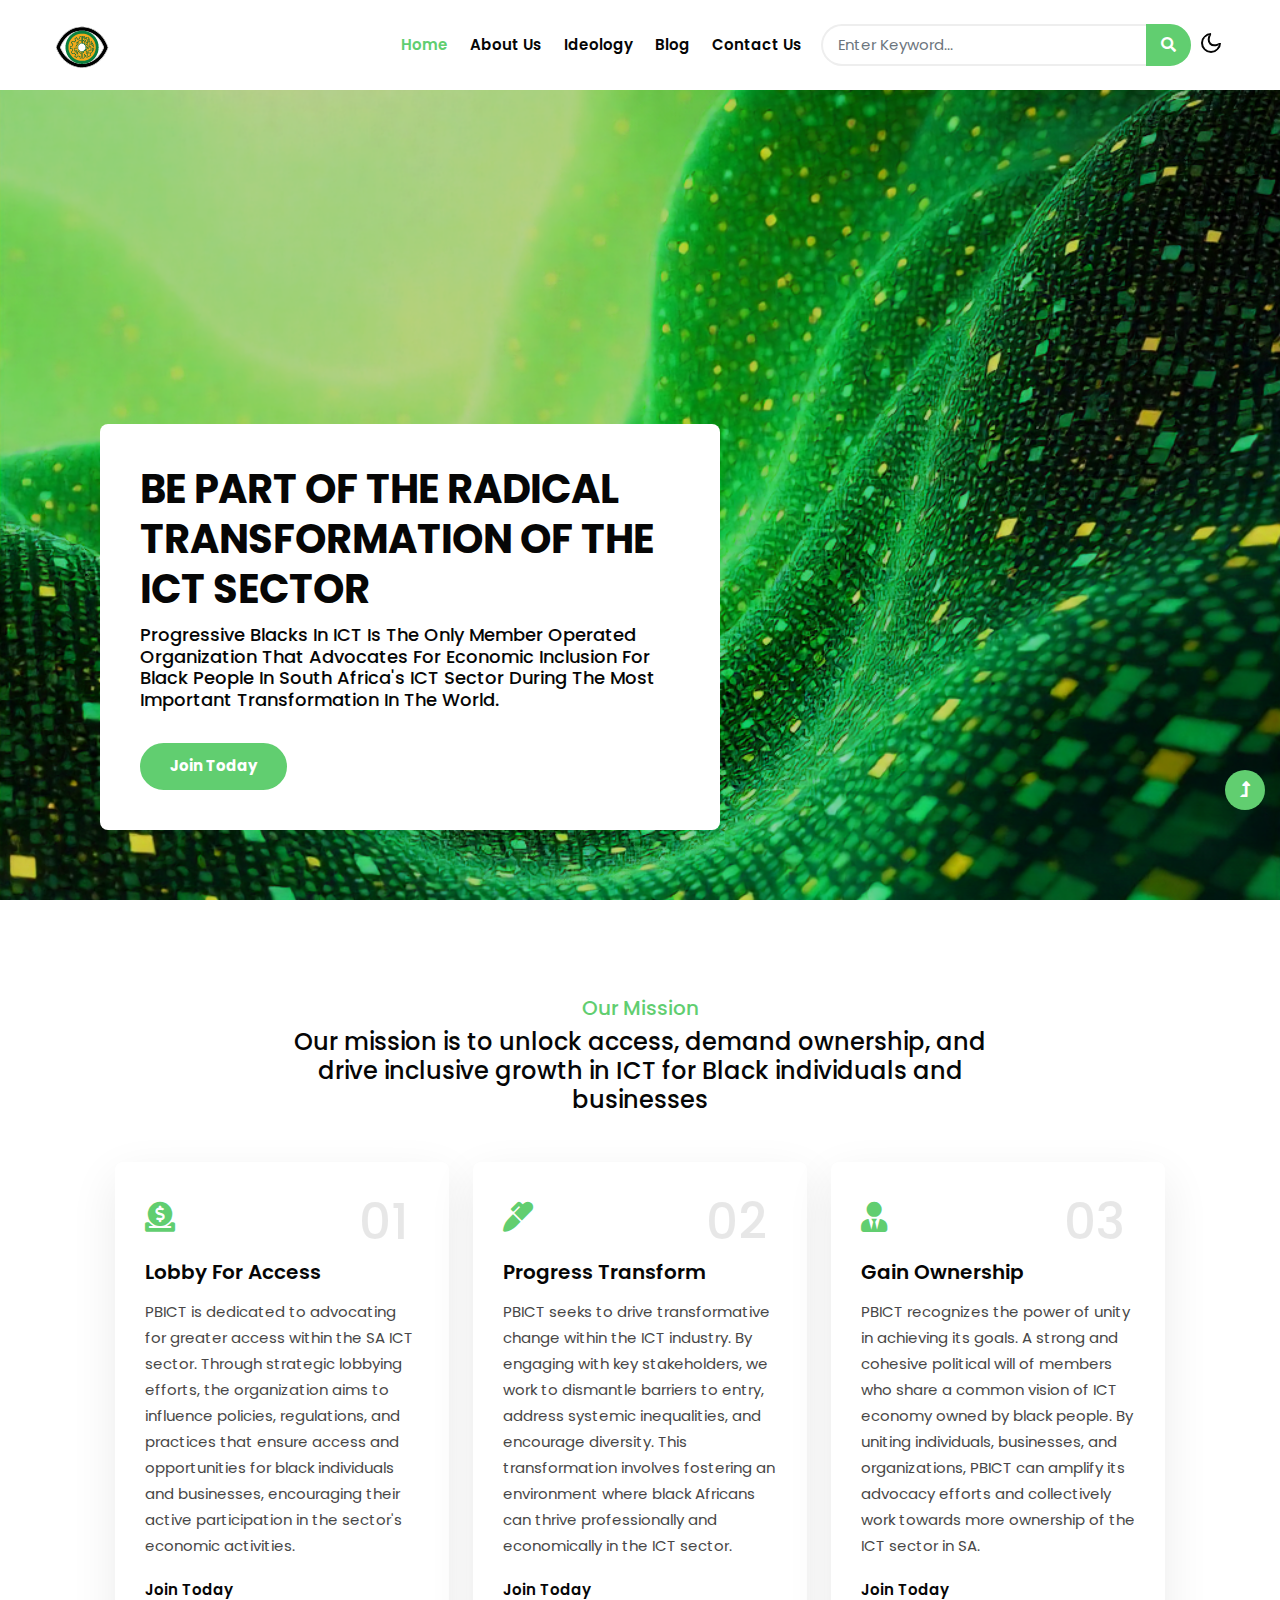
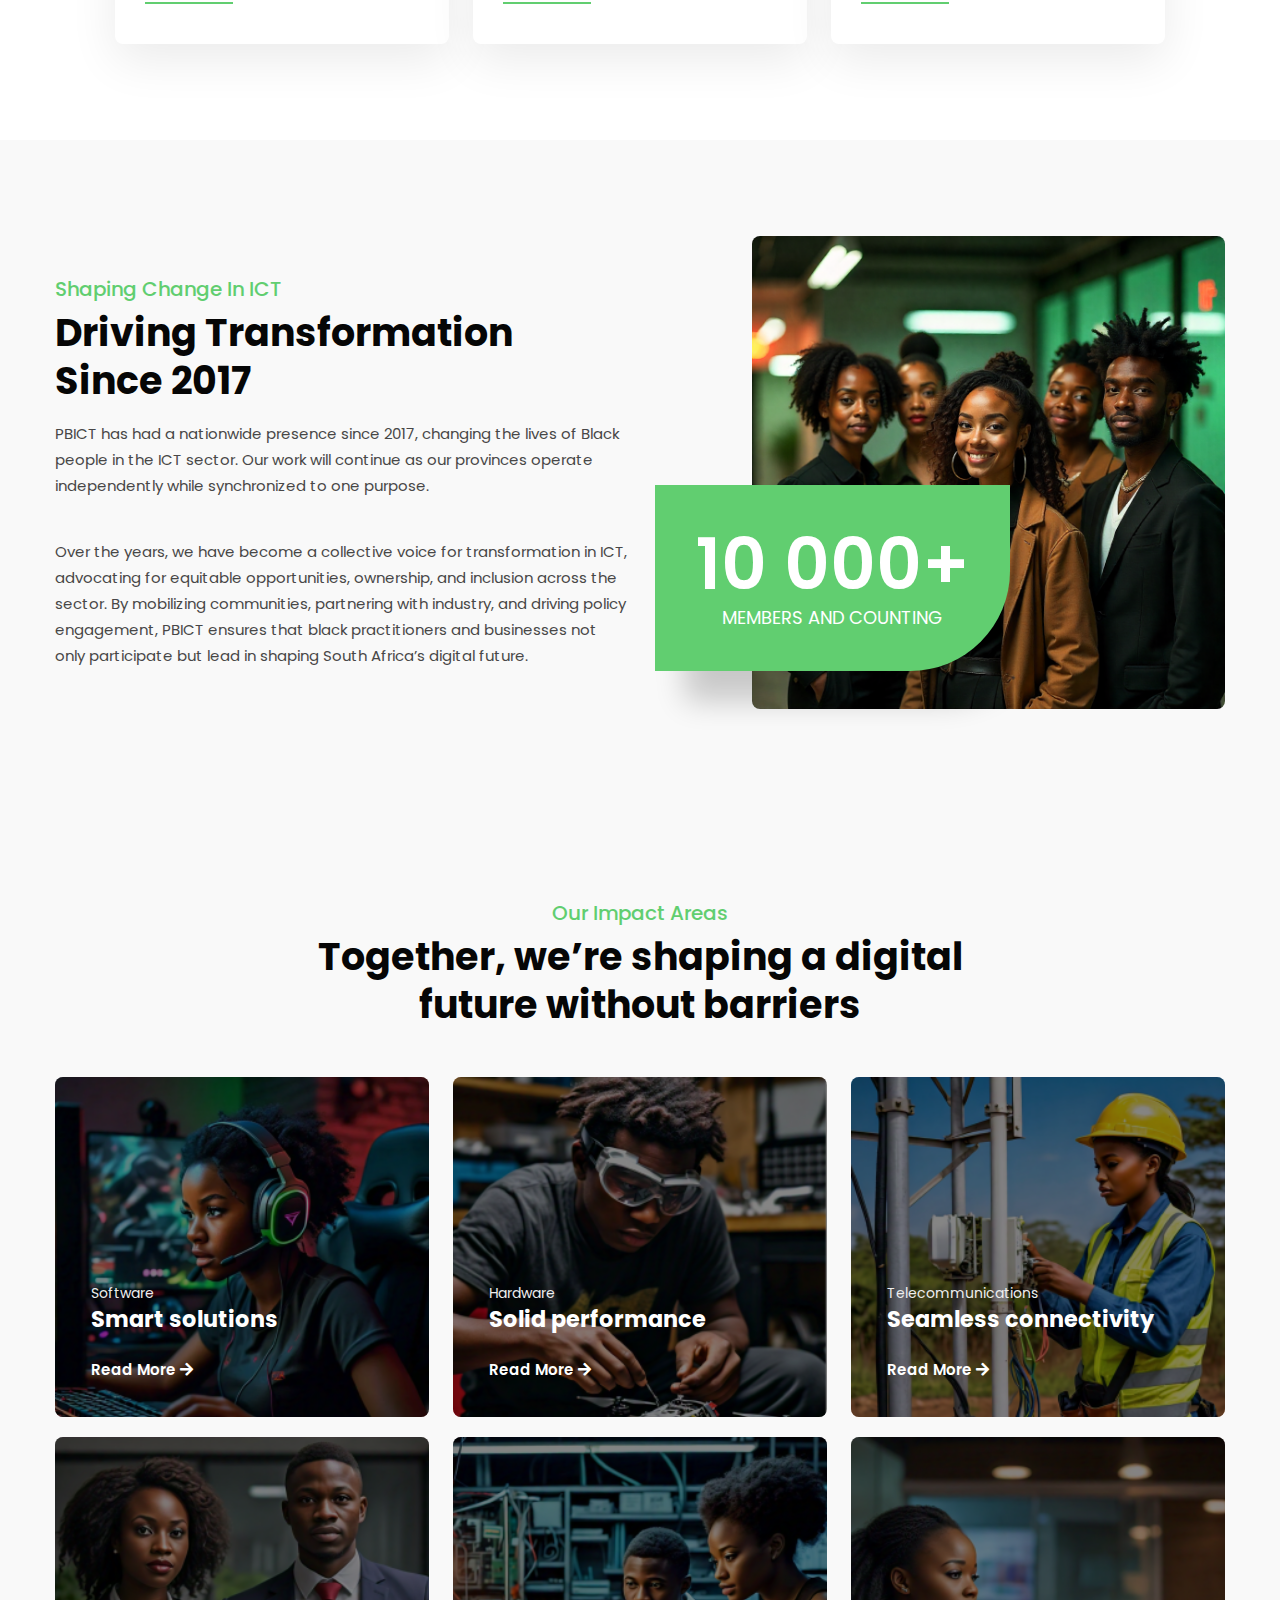
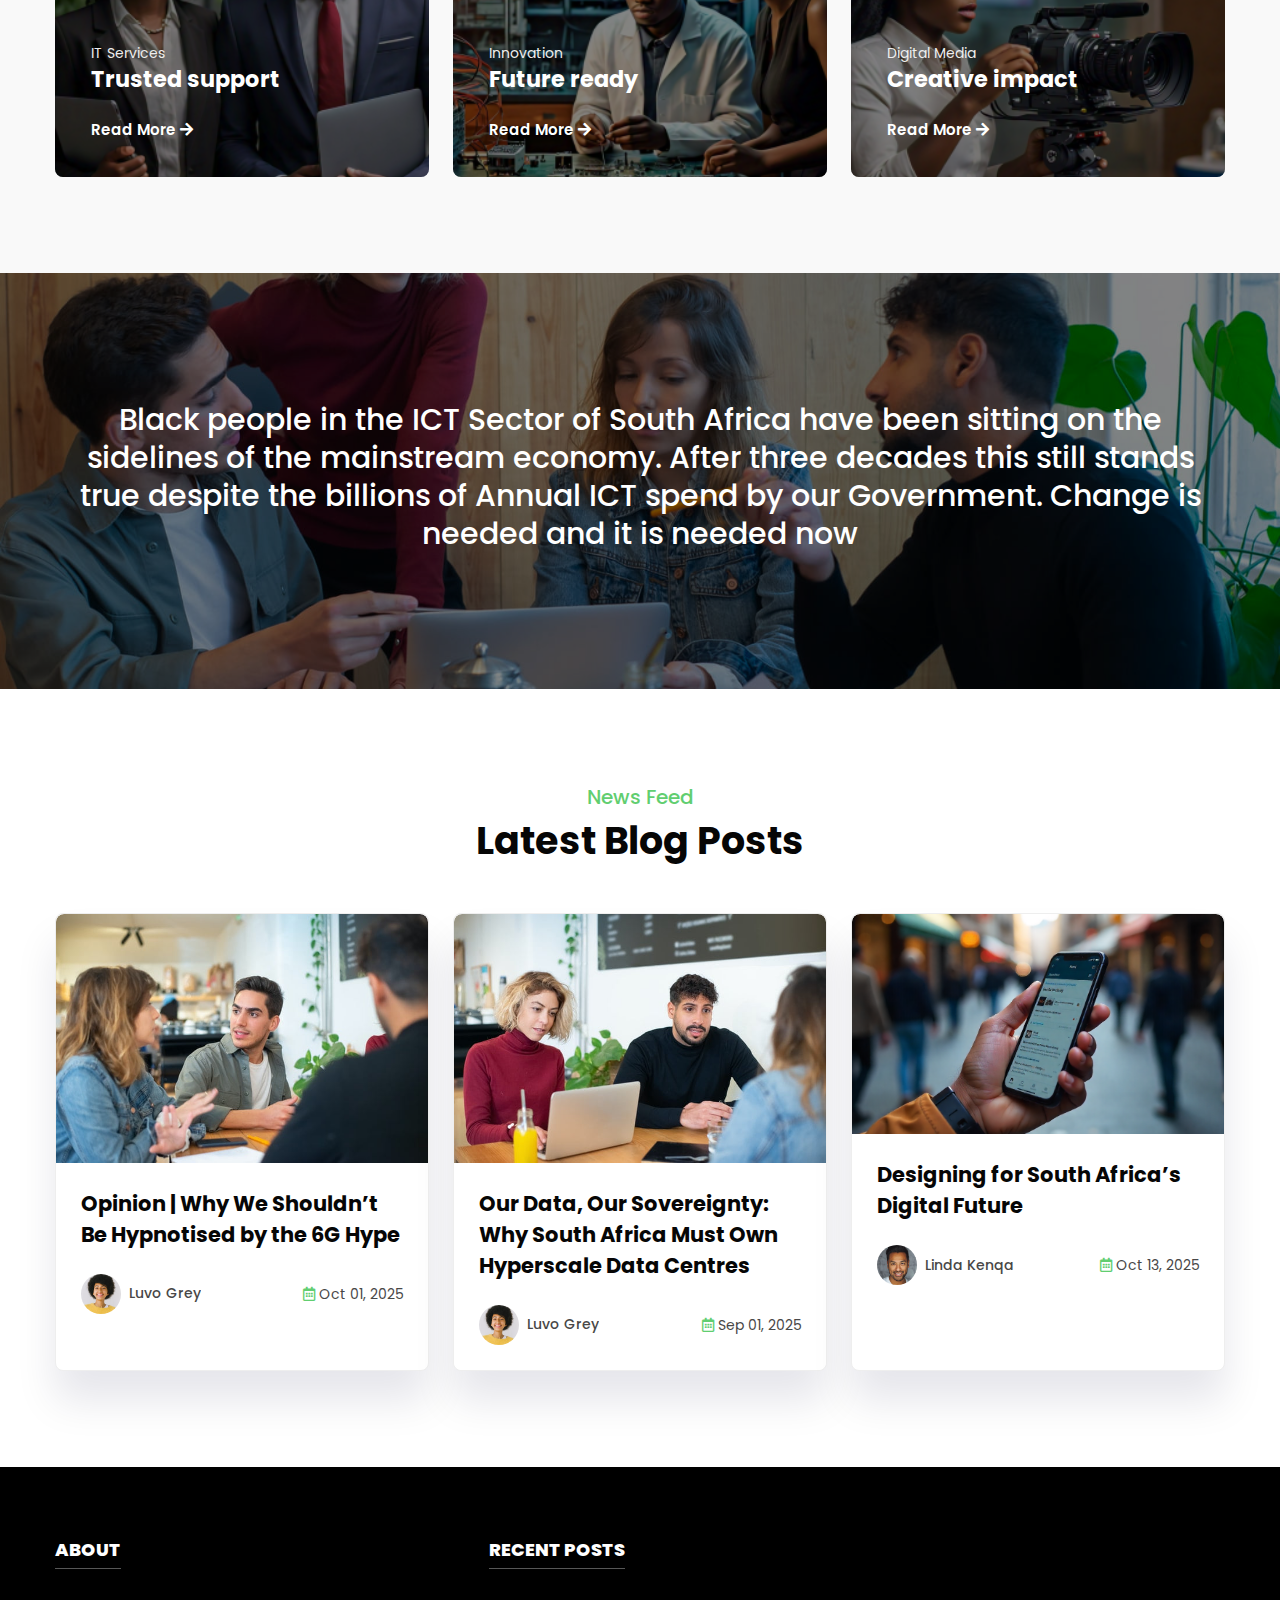
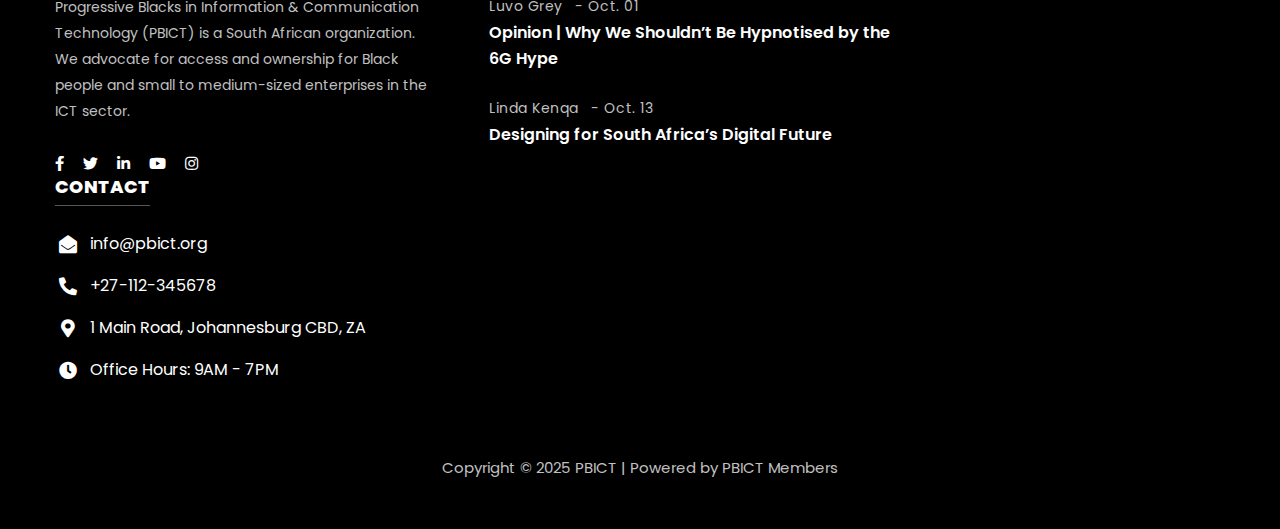
<file: index.html>
<!--
Author: Linda Kenqa
-->
<!doctype html>
<html lang="en">

<head>
    <!-- Required meta tags -->
    <meta charset="utf-8">
    <meta name="viewport" content="width=device-width, initial-scale=1">
    <title>Home</title>
    <!-- Google fonts -->
    <link href="//fonts.googleapis.com/css2?family=Poppins:wght@100;200;300;400;500;600;700;800;900&display=swap"
        rel="stylesheet">
    <!-- Template CSS Style link -->
    <link rel="stylesheet" href="assets/css/style-starter.css">
</head>

<body>
    <!-- header -->
    <header id="site-header" class="fixed-top">
        <div class="container">
            <nav class="navbar navbar-expand-lg navbar-light">
                <a class="navbar-brand" href="index.html">
                    <img src="assets/images/weblogo.png" alt="logo" class="img-fluid" />
                </a>
                <button class="navbar-toggler collapsed" type="button" data-bs-toggle="collapse"
                    data-bs-target="#navbarScroll" aria-controls="navbarScroll" aria-expanded="false"
                    aria-label="Toggle navigation">
                    <span class="navbar-toggler-icon fa icon-expand fa-bars"></span>
                    <span class="navbar-toggler-icon fa icon-close fa-times"></span>
                </button>
                <div class="collapse navbar-collapse" id="navbarScroll">
                    <ul class="navbar-nav ms-auto my-2 my-lg-0 navbar-nav-scroll">
                        <li class="nav-item">
                            <a class="nav-link active" aria-current="page" href="index.html">Home</a>
                        </li>
                        <li class="nav-item">
                            <a class="nav-link" href="about.html">About Us</a>
                        </li>
                        <li class="nav-item">
                            <a class="nav-link" href="ideology.html">Ideology</a>
                        </li>
                        <li class="nav-item">
                            <a class="nav-link" href="blog.html">Blog</a>
                        </li>
                        <li class="nav-item">
                            <a class="nav-link" href="contact.html">Contact Us</a>
                        </li>
                    </ul>
                    <form action="#search" method="GET" class="d-flex search-header ms-lg-2">
                        <input class="form-control" type="search" placeholder="Enter Keyword..." aria-label="Search"
                            required>
                        <button class="btn btn-style" type="submit"><i class="fas fa-search"></i></button>
                    </form>
                </div>
                <!-- toggle switch for light and dark theme -->
                <div class="cont-ser-position">
                    <nav class="navigation">
                        <div class="theme-switch-wrapper">
                            <label class="theme-switch" for="checkbox">
                                <input type="checkbox" id="checkbox">
                                <div class="mode-container">
                                    <i class="gg-sun"></i>
                                    <i class="gg-moon"></i>
                                </div>
                            </label>
                        </div>
                    </nav>
                </div>
                <!-- //toggle switch for light and dark theme -->
            </nav>
        </div>
    </header>
    <!-- //header -->

    <!-- banner section -->
    <div class="slider">
        <div class="slide current">
            <div class="bg-layer">
                <div class="content">
                    <h3>Be part of the radical transformation of the ICT sector</h3>
                    <h6>Progressive Blacks in ICT is the only
                        member operated organization that advocates for economic inclusion for black people
                         in South Africa's ICT sector during the most important transformation in the world.
                    </h6>
                    <a href="about.html" class="btn btn-style mt-4">Join Today</a>
                </div>
            </div>
        </div>
    </div>
    <!-- //banner section -->

    <!-- home page service grids -->
    <section class="home-services py-5" id="services">
        <div class="container py-lg-5 py-md-4 py-2">
            <div class="title-main text-center mx-auto mb-md-5 mb-4" style="max-width:700px;">
                <h5 class="small-title mb-2">Our Mission</h5>
                <h4 class="title-style">Our mission is to unlock access, 
                    demand ownership, and drive inclusive growth in ICT for 
                    Black individuals and businesses</h4>
            </div>
            <div class="row justify-content-center">
                <div class="col-lg-3 col-md-6">
                    <div class="box-wrap">
                        <div class="icon">
                            <i class="fas fa-donate"></i>
                        </div>
                        <h4 class="number">01</h4>
                        <h4><a href="#url">Lobby For Access</a></h4>
                        <p>PBICT is dedicated to advocating for greater
                            access within the SA ICT
                            sector. Through strategic lobbying efforts,
                            the organization aims to influence policies,
                            regulations, and practices that ensure
                            access and  opportunities for black individuals
                            and businesses, encouraging their active 
                            participation in the sector's economic activities.</p>
                        <a href="services.html" class="read">Join Today</a>
                    </div>
                </div>
                <div class="col-lg-3 col-md-6 mt-md-0 mt-4">
                    <div class="box-wrap">
                        <div class="icon">
                            <i class="fas fa-marker"></i>
                        </div>
                        <h4 class="number">02</h4>
                        <h4><a href="#url">Progress Transform</a></h4>
                        <p>PBICT seeks to drive transformative change
                            within the ICT industry. By engaging with key
                            stakeholders, we work to dismantle barriers
                            to entry, address systemic inequalities, and
                            encourage diversity. This transformation
                            involves fostering an environment where black
                             Africans can thrive professionally
                            and economically in the ICT sector.</p>
                        <a href="services.html" class="read">Join Today</a>
                    </div>
                </div>
                <div class="col-lg-3 col-md-6 mt-lg-0 mt-4">
                    <div class="box-wrap">
                        <div class="icon">
                            <i class="fas fa-user-tie"></i>
                        </div>
                        <h4 class="number">03</h4>
                        <h4><a href="#url">Gain Ownership</a></h4>
                        <p>PBICT recognizes the power of unity in achieving its goals. 
                            A strong and cohesive political will of members who share 
                            a common vision of ICT economy owned by black people. 
                            By uniting individuals, businesses, and organizations, 
                            PBICT can amplify its advocacy efforts and collectively 
                            work towards more ownership of the ICT sector in SA.​</p>
                        <a href="services.html" class="read">Join Today</a>
                    </div>
                </div>
            </div>
        </div>
    </section>
    <!-- //home page service grids -->

    <!-- why choose section -->
    <section class="w3l-servicesblock py-5" id="whychoose">
        <div class="container py-lg-5 py-md-4 py-2">
            <div class="row align-items-center">
                <div class="col-lg-6">
                    <h5 class="small-title mb-2">Shaping Change In ICT</h5>
                    <h3 class="title-style">Driving Transformation Since 2017</h3>
                    <p class="mt-3">PBICT has had a nationwide presence since 2017, 
                        changing the lives of Black people in the ICT sector. 
                        Our work will continue as our provinces operate independently 
                        while synchronized to one purpose.
                    </p>
                    <br>
                    <p class="mt-3">Over the years, we have become a collective voice 
                        for transformation in ICT, advocating for equitable opportunities, 
                        ownership, and inclusion across the sector. By mobilizing communities, 
                        partnering with industry, and driving policy engagement, 
                        PBICT ensures that black practitioners and businesses not only 
                        participate but lead in shaping South Africa’s digital future.
                    </p>
                </div>
                <div class="col-lg-5 offset-lg-1 text-end mt-lg-0 mt-5 position-relative">
                    <img src="assets/images/img1.png" alt="" class="img-fluid radius-image">
                    <div class="imginfo__box">
                        <h6 class="imginfo__title">10 000+</h6>
                        <p>Members And Counting</p>
                    </div>
                </div>
            </div>
        </div>
    </section>
    <!-- //why choose section -->

    <!-- features section -->
    <!--
    <section class="w3l-grids-block py-5" id="features">
        <div class="container py-lg-5 py-md-4 py-2">
            <div class="title-main text-center mx-auto mb-md-5 mb-4" style="max-width:600px;">
                <h5 class="small-title mb-2">Our Features</h5>
                <h3 class="title-style">We Make Your Agency Full Bright</h3>
            </div>
            <div class="row justify-content-center">
                <div class="col-lg-4 col-md-6 col-sm-10">
                    <div class="bottom-block">
                        <a href="#features" class="d-block">
                            <i class="fas fa-business-time"></i>
                            <h3 class="mt-3 mb-2"> Market Research</h3>
                            <p class="">Lorem ipsum dolor sit amet consectetur adipisicing elit. Laudantium tempora
                                rerum perspiciatis?</p>
                        </a>
                    </div>
                </div>
                <div class="col-lg-4 col-md-6 col-sm-10 mt-md-0 mt-4">
                    <div class="bottom-block">
                        <a href="#features" class="d-block">
                            <i class="fab fa-accusoft"></i>
                            <h3 class="mt-3 mb-2">Startup Business</h3>
                            <p class="">Lorem ipsum dolor sit amet consectetur adipisicing elit. Laudantium tempora
                                rerum perspiciatis?</p>
                        </a>
                    </div>
                </div>
                <div class="col-lg-4 col-md-6 col-sm-10 mt-lg-0 mt-4">
                    <div class="bottom-block">
                        <a href="#features" class="d-block">
                            <i class="fas fa-chart-line"></i>
                            <h3 class="mt-3 mb-2">Business Growth</h3>
                            <p class="">Lorem ipsum dolor sit amet consectetur adipisicing elit. Laudantium tempora
                                rerum perspiciatis?</p>
                        </a>
                    </div>
                </div>
                <div class="col-lg-4 col-md-6 col-sm-10 mt-4">
                    <div class="bottom-block">
                        <a href="#features" class="d-block">
                            <i class="fas fa-chart-pie"></i>
                            <h3 class="mt-3 mb-2">Consultancy</h3>
                            <p class="">Lorem ipsum dolor sit amet consectetur adipisicing elit. Laudantium tempora
                                rerum perspiciatis?</p>
                        </a>
                    </div>
                </div>
                <div class="col-lg-4 col-md-6 col-sm-10 mt-4">
                    <div class="bottom-block">
                        <a href="#features" class="d-block">
                            <i class="fas fa-piggy-bank"></i>
                            <h3 class="mt-3 mb-2"> Financial Advices</h3>
                            <p class="">Lorem ipsum dolor sit amet consectetur adipisicing elit. Laudantium tempora
                                rerum perspiciatis?</p>
                        </a>
                    </div>
                </div>
                <div class="col-lg-4 col-md-6 col-sm-10 mt-4">
                    <div class="bottom-block">
                        <a href="#features" class="d-block">
                            <i class="fas fa-copy"></i>
                            <h3 class="mt-3 mb-2">Tax Strategy</h3>
                            <p class="">Lorem ipsum dolor sit amet consectetur adipisicing elit. Laudantium tempora
                                rerum perspiciatis?</p>
                        </a>
                    </div>
                </div>
            </div>
        </div>
    </section>
    -->

    <!-- //features section -->
    
    <!-- 3grids with bg-image section -->
    <div class="w3l-homeblock3 py-5">
        <div class="container py-lg-5 py-md-4 py-2">
            <div class="title-main text-center mx-auto mb-md-5 mb-4" style="max-width:700px;">
                <h5 class="small-title mb-2">Our Impact Areas</h5>
                <h3 class="title-style">Together, we’re shaping a digital future without barriers
                </h3>
            </div>
            <div class="row justify-content-center">
                <div class="col-lg-4 col-md-6">
                    <div class="top-pic1">
                        <div class="card-body blog-details">
                            <span class="meta-value">Software</span>
                            <a href="#blog" class="blog-desc">Smart solutions
                            </a>
                            <a href="#blog" class="btn btn-style-primary btn-style text-white mt-4">Read
                                More<i class="fas fa-arrow-right ms-1"></i></a>
                        </div>
                    </div>
                </div>
                <div class="col-lg-4 col-md-6 mt-md-0 mt-4">
                    <div class="top-pic2">
                        <div class="card-body blog-details">
                            <span class="meta-value">Hardware</span>
                            <a href="#blog" class="blog-desc">Solid performance
                            </a>
                            <a href="#blog" class="btn btn-style-primary btn-style text-white mt-4">Read
                                More<i class="fas fa-arrow-right ms-1"></i></a>
                        </div>
                    </div>
                </div>
                <div class="col-lg-4 col-md-6 mt-lg-0 mt-4">
                    <div class="top-pic3">
                        <div class="card-body blog-details">
                            <span class="meta-value">Telecommunications</span>
                            <a href="#blog" class="blog-desc">Seamless connectivity
                            </a>
                            <a href="#blog" class="btn btn-style-primary btn-style text-white mt-4">Read
                                More<i class="fas fa-arrow-right ms-1"></i></a>
                        </div>
                    </div>
                </div>
                <div class="grid-margin" style="margin-top:20px"></div>
                <div class="col-lg-4 col-md-6">
                    <div class="top-pic4">
                        <div class="card-body blog-details">
                            <span class="meta-value">IT Services</span>
                            <a href="#blog" class="blog-desc">Trusted support
                            </a>
                            <a href="#blog" class="btn btn-style-primary btn-style text-white mt-4">Read
                                More<i class="fas fa-arrow-right ms-1"></i></a>
                        </div>
                    </div>
                </div>
                <div class="col-lg-4 col-md-6 mt-md-0 mt-4">
                    <div class="top-pic5">
                        <div class="card-body blog-details">
                            <span class="meta-value">Innovation</span>
                            <a href="#blog" class="blog-desc">Future ready
                            </a>
                            <a href="#blog" class="btn btn-style-primary btn-style text-white mt-4">Read
                                More<i class="fas fa-arrow-right ms-1"></i></a>
                        </div>
                    </div>
                </div>
                <div class="col-lg-4 col-md-6 mt-lg-0 mt-4">
                    <div class="top-pic6">
                        <div class="card-body blog-details">
                            <span class="meta-value">Digital Media</span>
                            <a href="#blog" class="blog-desc">Creative impact
                            </a>
                            <a href="#blog" class="btn btn-style-primary btn-style text-white mt-4">Read
                                More<i class="fas fa-arrow-right ms-1"></i></a>
                        </div>
                    </div>
                </div>
            </div>
        </div>
    </div>
    <!-- //3grids with bg-image section -->

    <!-- progress section
    <section class="w3l-progress py-5" id="progress">
        <div class="container py-lg-5 py-md-4 py-2">
            <div class="row align-items-center">
                <div class="col-lg-6 about-2-secs-right mb-lg-0 mb-5">
                    <img src="assets/images/img2.jpg" alt="" class="img-fluid radius-image" />
                </div>
                <div class="col-lg-6 about-2-secs-left ps-xl-5">
                    <h5 class="small-title mb-2">Why Choose us</h5>
                    <h3 class="title-style mb-sm-3 mb-2">A right choice that makes the difference to others</h3>
                    <p>Consectetur adipiscing elit. Aliquam sit amet
                        efficitur tortor. Excepteur sint occaecat cupidatat non proident, sunt in culpa qui officia
                        deserunte mollit.</p>
                    <div class="w3l-progressblock mt-md-5 mt-4">
                        <div class="progress-info info1">
                            <h6 class="progress-tittle">Business Planning <span class="">90%</span></h6>
                            <div class="progress">
                                <div class="progress-bar progress-bar-striped" role="progressbar" style="width: 90%"
                                    aria-valuenow="90" aria-valuemin="0" aria-valuemax="100">
                                </div>
                            </div>
                        </div>
                        <div class="progress-info info2">
                            <h6 class="progress-tittle">Creativity <span class="">85%</span>
                            </h6>
                            <div class="progress">
                                <div class="progress-bar progress-bar-striped" role="progressbar" style="width: 85%"
                                    aria-valuenow="85" aria-valuemin="0" aria-valuemax="100">
                                </div>
                            </div>
                        </div>
                        <div class="progress-info info3">
                            <h6 class="progress-tittle">Financial Advices <span class="">80%</span></h6>
                            <div class="progress">
                                <div class="progress-bar progress-bar-striped" role="progressbar" style="width: 80%"
                                    aria-valuenow="80" aria-valuemin="0" aria-valuemax="100">
                                </div>
                            </div>
                        </div>
                        <div class="progress-info info3 mb-0">
                            <h6 class="progress-tittle">Business Security <span class="">90%</span></h6>
                            <div class="progress">
                                <div class="progress-bar progress-bar-striped" role="progressbar" style="width: 90%"
                                    aria-valuenow="90" aria-valuemin="0" aria-valuemax="100">
                                </div>
                            </div>
                        </div>
                    </div>
                </div>
            </div>
        </div>
    </section>
 //progress section -->

    <!-- testimonials section -->
    <section class="w3l-index4 py-5" id="testimonials">
        <div class="container py-md-5 py-4">
            <div class="testimonial-content text-center py-4">
                <blockquote class="quote">Black people in the ICT Sector
                     of South Africa have been sitting on the sidelines of the mainstream economy. 
                     After three decades this still stands true despite the billions of Annual ICT 
                     spend by our Government. Change is needed and it is needed now
                </blockquote>
            </div>
        </div>
    </section>
    <!-- //testimonials section -->

    <!-- blog section -->
    <div class="w3l-blog-block-5 py-5" id="blog">
        <div class="container py-md-5 py-4">
            <div class="title-main text-center mx-auto mb-md-5 mb-4" style="max-width:700px;">
                <h5 class="small-title mb-2">News Feed</h5>
                <h3 class="title-style">Latest Blog Posts</h3>
            </div>
            <div class="row justify-content-center">
                <div class="col-lg-4 col-md-6">
                    <div class="blog-card-single">
                        <div class="grids5-info">
                            <a href="/assets/blog/blog-1.html"><img src="assets/images/blog1.jpg" alt="" /></a>
                            <div class="blog-info">
                                <h4><a href="/assets/blog/blog-1.html">Opinion | Why We Shouldn’t Be Hypnotised by the 6G Hype</a></h4>
                                <div class="d-flex align-items-center justify-content-between mt-4">
                                    <a class="d-flex align-items-center" href="#blog" title="23k followers">
                                        <img class="img-fluid" src="assets/images/testi2.jpg" alt="admin"
                                            style="max-width:40px"> <span class="small ms-2">Luvo Grey</span>
                                    </a>
                                    <p class="date-text"><i class="far fa-calendar-alt me-1"></i>Oct 01, 2025</p>
                                </div>
                            </div>
                        </div>
                    </div>
                </div>
                <div class="col-lg-4 col-md-6 mt-md-0 mt-4">
                    <div class="blog-card-single">
                        <div class="grids5-info">
                            <a href="/assets/blog/blog-2.html"><img src="assets/images/blog2.jpg" alt="" /></a>
                            <div class="blog-info">
                                <h4><a href="/assets/blog/blog-2.html">Our Data, Our Sovereignty: Why South Africa Must Own Hyperscale Data Centres</a></h4>
                                <div class="d-flex align-items-center justify-content-between mt-4">
                                    <a class="d-flex align-items-center" href="#blog" title="23k followers">
                                        <img class="img-fluid" src="assets/images/testi2.jpg" alt="admin"
                                            style="max-width:40px"> <span class="small ms-2">Luvo Grey</span>
                                    </a>
                                    <p class="date-text"><i class="far fa-calendar-alt me-1"></i>Sep 01, 2025</p>
                                </div>
                            </div>
                        </div>
                    </div>
                </div>
                <div class="col-lg-4 col-md-6 mt-lg-0 mt-4">
                    <div class="blog-card-single">
                        <div class="grids5-info">
                            <a href="/assets/blog/blog-3.html"><img src="assets/images/blog3.png" alt="" /></a>
                            <div class="blog-info">
                                <h4><a href="/assets/blog/blog-3.html">Designing for South Africa’s Digital Future</a></h4>
                                <div class="d-flex align-items-center justify-content-between mt-4">
                                    <a class="d-flex align-items-center" href="#blog" title="23k followers">
                                        <img class="img-fluid" src="assets/images/testi3.jpg" alt="admin"
                                            style="max-width:40px"> <span class="small ms-2">Linda Kenqa
                                        </span>
                                    </a>
                                    <p class="date-text"><i class="far fa-calendar-alt me-1"></i>Oct 13, 2025</p>
                                </div>
                            </div>
                        </div>
                    </div>
                </div>
            </div>
        </div>
    </div>
    <!-- //blog section -->

    <!-- footer -->
    <footer class="w3l-footer py-5">
        <div class="container pt-4">
            <div class="row">
                <div class="col-lg-4 sub-one-left">
                    <h6>About </h6>
                    <p>Progressive Blacks in Information & Communication Technology (PBICT) 
                        is a South African organization. We advocate for access and ownership 
                        for Black people and small to medium-sized enterprises in the ICT sector.
                    </p>
                    <ul class="social mt-4 pt-lg-1">
                        <li><a href="https://www.facebook.com/wearepbict"><span class="fab fa-facebook-f"></span></a></li>
                        <li><a href="https://www.twitter.com/wearepbict"><span class="fab fa-twitter"></span></a></li>
                        <li><a href="https://www.linkedin.com/in/wearepbict"><span class="fab fa-linkedin-in"></span></a></li>
                        <li><a href="httpps://www.youtube.com/@wearepbict"><span class="fab fa-youtube"></span></a></li>
                        <li><a href="https://www.instagram.com/wearepbict"><span class="fab fa-instagram"></span></a></li>
                    </ul>
                </div>
                <div class="col-lg-5 col-md-6 mt-lg-0 mt-5 px-lg-5 sub-two-right">
                    <h6>Recent Posts</h6>
                    <div class="footer-post">
                        <ul>
                            <li><a href="#post">Luvo Grey</a></li>
                            <li class="mx-2"><a href="/assets/blog/blog-1.html">- Oct. 01 </a></li>
                        </ul>
                        <p class="post-footer"><a href="#post">Opinion | Why We Shouldn’t Be Hypnotised by the 6G Hype</a></p>
                    </div>
                    <div class="footer-post mt-4">
                        <ul>
                            <li><a href="#post">Linda Kenqa</a></li>
                            <li class="mx-2"><a href="/assets/blog/blog-3.html">- Oct. 13 </a></li>
                        </ul>
                        <p class="post-footer"><a href="/assets/blog/blog-3.html">Designing for South Africa’s Digital Future</a>
                        </p>
                    </div>
                </div>
                <div class="col-lg-3 col-md-6 mt-lg-0 mt-5 sub-one-left">
                    <h6>Contact </h6>
                    <div class="column2">
                        <div class="href1"><span class="fas fa-envelope-open"></span><a
                                href="mailto:info@example.com">info@pbict.org</a>
                        </div>
                        <div class="href2 my-3"><span class="fas fa-phone-alt"></span><a
                                href="tel:+44-123-456-78">+27-112-345678</a>
                        </div>
                        <div>
                            <p class="contact-para mb-3"><span class="fas fa-map-marker-alt"></span>1 Main Road, Johannesburg CBD, ZA</p>
                        </div>
                        <div>
                            <p class="contact-para"><span class="fas fa-clock"></span>Office Hours: 9AM - 7PM</p>
                        </div>
                    </div>
                </div>
            </div>
            <div class="copyright-footer text-center mt-5 pt-sm-4 pt-2">
                <p>Copyright © 2025 PBICT | Powered by PBICT Members</a>
                </p>
            </div>
        </div>
    </footer>
    <!-- //footer -->

    <!-- Js scripts -->
    <!-- move top -->
    <button onclick="topFunction()" id="movetop" title="Go to top">
        <span class="fas fa-level-up-alt" aria-hidden="true"></span>
    </button>
    <script>
        // When the user scrolls down 20px from the top of the document, show the button
        window.onscroll = function () {
            scrollFunction()
        };

        function scrollFunction() {
            if (document.body.scrollTop > 20 || document.documentElement.scrollTop > 20) {
                document.getElementById("movetop").style.display = "block";
            } else {
                document.getElementById("movetop").style.display = "none";
            }
        }

        // When the user clicks on the button, scroll to the top of the document
        function topFunction() {
            document.body.scrollTop = 0;
            document.documentElement.scrollTop = 0;
        }
    </script>
    <!-- //move top -->

    <!-- common jquery plugin -->
    <script src="assets/js/jquery-3.3.1.min.js"></script>    <!-- //common jquery plugin -->

    <!-- theme switch js (light and dark)-->
    <script src="assets/js/theme-change.js"></script>
    <!-- //theme switch js (light and dark)-->

    <!-- MENU-JS -->
    <script>
        $(window).on("scroll", function () {
            var scroll = $(window).scrollTop();

            if (scroll >= 80) {
                $("#site-header").addClass("nav-fixed");
            } else {
                $("#site-header").removeClass("nav-fixed");
            }
        });

        //Main navigation Active Class Add Remove
        $(".navbar-toggler").on("click", function () {
            $("header").toggleClass("active");
        });
        $(document).on("ready", function () {
            if ($(window).width() > 991) {
                $("header").removeClass("active");
            }
            $(window).on("resize", function () {
                if ($(window).width() > 991) {
                    $("header").removeClass("active");
                }
            });
        });
    </script>
    <!-- //MENU-JS -->

    <!-- disable body scroll which navbar is in active -->
    <script>
        $(function () {
            $('.navbar-toggler').click(function () {
                $('body').toggleClass('noscroll');
            })
        });
    </script>
    <!-- //disable body scroll which navbar is in active -->

    <!-- bootstrap -->
    <script src="assets/js/bootstrap.min.js"></script>
    <!-- //bootstrap -->
    <!-- //Js scripts -->
</body>

</html>
</file>
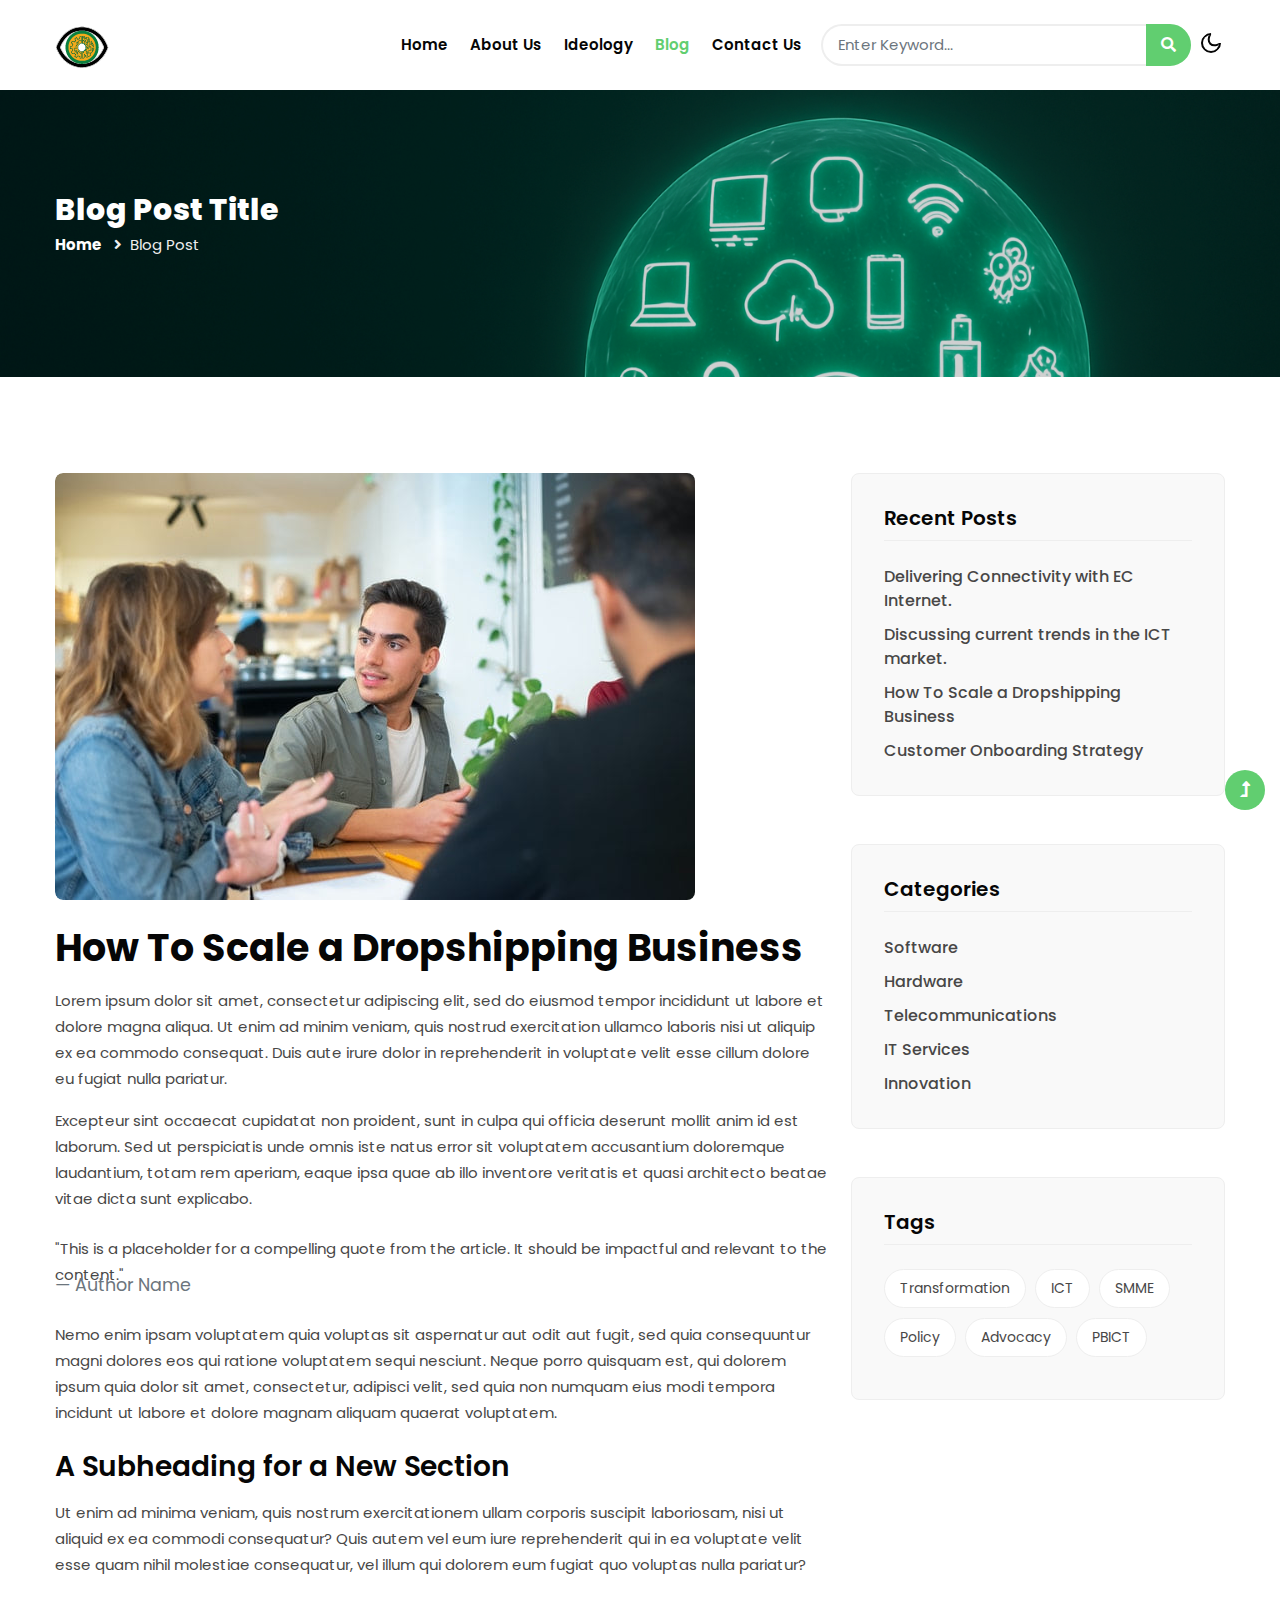
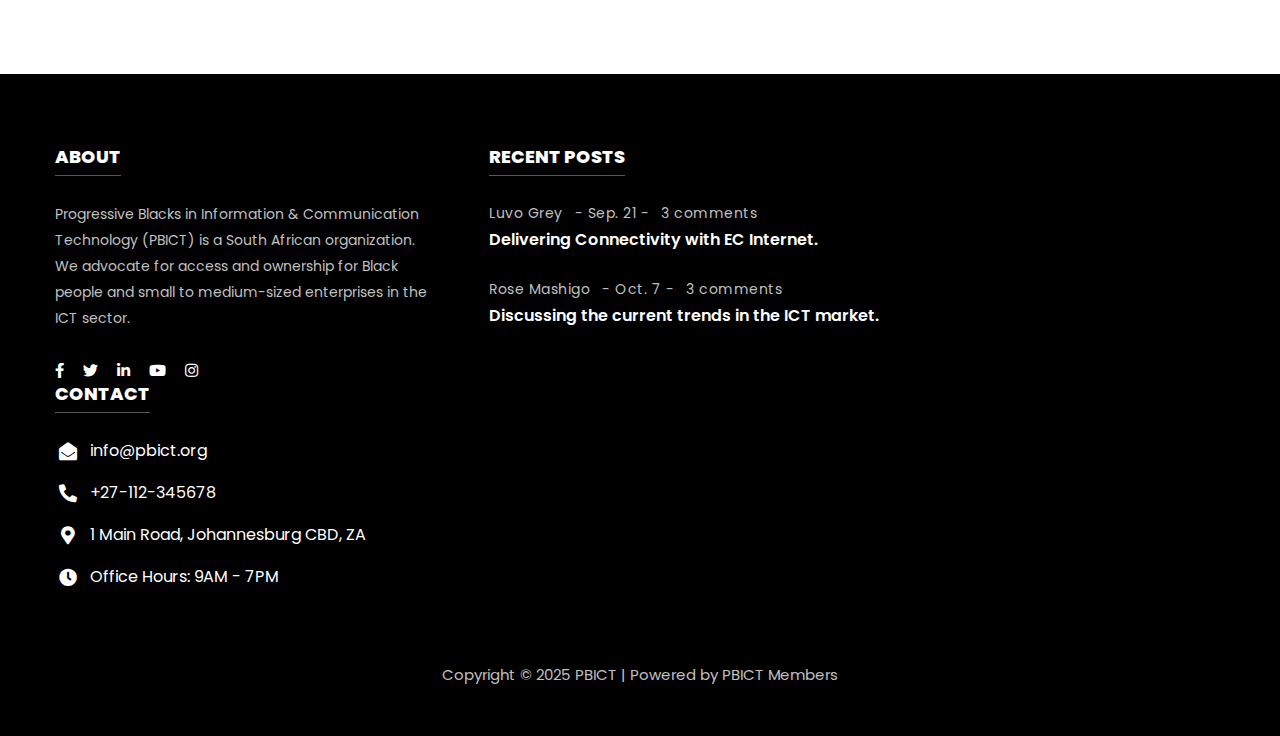
<file: blog-1.html>
<!--
Author: Linda Kenqa
-->
<!doctype html>
<html lang="en">

<head>
    <!-- Required meta tags -->
    <meta charset="utf-8">
    <meta name="viewport" content="width=device-width, initial-scale=1">
    <title>Blog Post</title>
    <!-- Google fonts -->
    <link href="//fonts.googleapis.com/css2?family=Poppins:wght@100;200;300;400;500;600;700;800;900&display=swap"
        rel="stylesheet">
    <!-- Template CSS Style link -->
    <link rel="stylesheet" href="../assets/css/style-starter.css">
</head>

<body>
    <!-- header -->
    <header id="site-header" class="fixed-top">
        <div class="container">
            <nav class="navbar navbar-expand-lg navbar-light">
                <a class="navbar-brand" href="../index.html">
                    <img src="../assets/images/weblogo.png" alt="logo" class="img-fluid" />
                </a>
                <button class="navbar-toggler collapsed" type="button" data-bs-toggle="collapse"
                    data-bs-target="#navbarScroll" aria-controls="navbarScroll" aria-expanded="false"
                    aria-label="Toggle navigation">
                    <span class="navbar-toggler-icon fa icon-expand fa-bars"></span>
                    <span class="navbar-toggler-icon fa icon-close fa-times"></span>
                </button>
                <div class="collapse navbar-collapse" id="navbarScroll">
                    <ul class="navbar-nav ms-auto my-2 my-lg-0 navbar-nav-scroll">
                        <li class="nav-item">
                            <a class="nav-link" aria-current="page" href="../index.html">Home</a>
                        </li>
                        <li class="nav-item">
                            <a class="nav-link" href="../about.html">About Us</a>
                        </li>
                        <li class="nav-item">
                            <a class="nav-link" href="../ideology.html">Ideology</a>
                        </li>
                        <li class="nav-item">
                            <a class="nav-link active" href="blog-1.html">Blog</a>
                        </li>
                        <li class="nav-item">
                            <a class="nav-link" href="../contact.html">Contact Us</a>
                        </li>
                    </ul>
                    <form action="#search" method="GET" class="d-flex search-header ms-lg-2">
                        <input class="form-control" type="search" placeholder="Enter Keyword..." aria-label="Search"
                            required>
                        <button class="btn btn-style" type="submit"><i class="fas fa-search"></i></button>
                    </form>
                </div>
                <!-- toggle switch for light and dark theme -->
                <div class="cont-ser-position">
                    <nav class="navigation">
                        <div class="theme-switch-wrapper">
                            <label class="theme-switch" for="checkbox">
                                <input type="checkbox" id="checkbox">
                                <div class="mode-container">
                                    <i class="gg-sun"></i>
                                    <i class="gg-moon"></i>
                                </div>
                            </label>
                        </div>
                    </nav>
                </div>
                <!-- //toggle switch for light and dark theme -->
            </nav>
        </div>
    </header>
    <!-- //header -->

    <!-- inner banner -->
    <section class="inner-banner py-5">
        <div class="w3l-breadcrumb py-lg-5">
            <div class="container pt-5 pb-sm-4">
                <h4 class="inner-text-title font-weight-bold pt-sm-5 pt-4">Blog Post Title</h4>
                <ul class="breadcrumbs-custom-path">
                    <li><a href="../index.html">Home</a></li>
                    <li class="active"><i class="fas fa-angle-right mx-2"></i>Blog Post</li>
                </ul>
            </div>
        </div>
    </section>
    <!-- //inner banner -->

    <!-- blog post section -->
    <section class="w3l-blog-post-main py-5">
        <div class="container py-lg-5 py-md-4 py-2">
            <div class="row">
                <div class="col-lg-8">
                    <div class="blog-post-content">
                        <div class="blog-post-image">
                            <img src="../assets/images/blog1.jpg" class="img-fluid radius-image" alt="blog-post-image">
                        </div>
                        <div class="blog-post-info mt-4">
                            <h3 class="title-style mb-3">How To Scale a Dropshipping Business</h3>
                            <p class="mb-3">Lorem ipsum dolor sit amet, consectetur adipiscing elit, sed do eiusmod tempor
                                incididunt ut labore et dolore magna aliqua. Ut enim ad minim veniam, quis nostrud
                                exercitation ullamco laboris nisi ut aliquip ex ea commodo consequat. Duis aute irure
                                dolor in reprehenderit in voluptate velit esse cillum dolore eu fugiat nulla pariatur.
                            </p>
                            <p class="mb-3">Excepteur sint occaecat cupidatat non proident, sunt in culpa qui officia
                                deserunt mollit anim id est laborum. Sed ut perspiciatis unde omnis iste natus error
                                sit voluptatem accusantium doloremque laudantium, totam rem aperiam, eaque ipsa quae ab
                                illo inventore veritatis et quasi architecto beatae vitae dicta sunt explicabo.</p>
                            
                            <blockquote class="blockquote my-4">
                                <p>"This is a placeholder for a compelling quote from the article. It should be impactful and relevant to the content."</p>
                                <footer class="blockquote-footer">Author Name</footer>
                            </blockquote>

                            <p>Nemo enim ipsam voluptatem quia voluptas sit aspernatur aut odit aut fugit, sed quia
                                consequuntur magni dolores eos qui ratione voluptatem sequi nesciunt. Neque porro
                                quisquam est, qui dolorem ipsum quia dolor sit amet, consectetur, adipisci velit, sed
                                quia non numquam eius modi tempora incidunt ut labore et dolore magnam aliquam quaerat
                                voluptatem.</p>

                            <h4 class="title-style-2 mt-4 mb-3">A Subheading for a New Section</h4>
                            <p>Ut enim ad minima veniam, quis nostrum exercitationem ullam corporis suscipit
                                laboriosam, nisi ut aliquid ex ea commodi consequatur? Quis autem vel eum iure
                                reprehenderit qui in ea voluptate velit esse quam nihil molestiae consequatur, vel
                                illum qui dolorem eum fugiat quo voluptas nulla pariatur?</p>
                        </div>
                    </div>
                </div>
                <div class="col-lg-4 mt-lg-0 mt-5">
                    <aside class="sidebar">
                        <div class="sidebar-widget">
                            <h4 class="sidebar-title">Recent Posts</h4>
                            <ul class="sidebar-posts">
                                <li><a href="#post1">Delivering Connectivity with EC Internet.</a></li>
                                <li><a href="#post2">Discussing current trends in the ICT market.</a></li>
                                <li><a href="#post3">How To Scale a Dropshipping Business</a></li>
                                <li><a href="#post4">Customer Onboarding Strategy</a></li>
                            </ul>
                        </div>
                        <div class="sidebar-widget mt-5">
                            <h4 class="sidebar-title">Categories</h4>
                            <ul class="sidebar-categories">
                                <li><a href="#category">Software</a></li>
                                <li><a href="#category">Hardware</a></li>
                                <li><a href="#category">Telecommunications</a></li>
                                <li><a href="#category">IT Services</a></li>
                                <li><a href="#category">Innovation</a></li>
                            </ul>
                        </div>
                        <div class="sidebar-widget mt-5">
                            <h4 class="sidebar-title">Tags</h4>
                            <div class="sidebar-tags">
                                <a href="#tag">Transformation</a>
                                <a href="#tag">ICT</a>
                                <a href="#tag">SMME</a>
                                <a href="#tag">Policy</a>
                                <a href="#tag">Advocacy</a>
                                <a href="#tag">PBICT</a>
                            </div>
                        </div>
                    </aside>
                </div>
            </div>
        </div>
    </section>
    <!-- //blog post section -->

    <!-- footer -->
    <footer class="w3l-footer py-5">
        <div class="container pt-4">
            <div class="row">
                <div class="col-lg-4 sub-one-left">
                    <h6>About </h6>
                    <p>Progressive Blacks in Information & Communication Technology (PBICT)
                        is a South African organization. We advocate for access and ownership
                        for Black people and small to medium-sized enterprises in the ICT sector.
                    </p>
                    <ul class="social mt-4 pt-lg-1">
                        <li><a href="https://www.facebook.com/wearepbict"><span class="fab fa-facebook-f"></span></a></li>
                        <li><a href="https://www.twitter.com/wearepbict"><span class="fab fa-twitter"></span></a></li>
                        <li><a href="https://www.linkedin.com/in/wearepbict"><span class="fab fa-linkedin-in"></span></a></li>
                        <li><a href="https://www.youtube.com/@wearepbict"><span class="fab fa-youtube"></span></a></li>
                        <li><a href="https://www.instagram.com/wearepbict"><span class="fab fa-instagram"></span></a></li>
                    </ul>
                </div>
                <div class="col-lg-5 col-md-6 mt-lg-0 mt-5 px-lg-5 sub-two-right">
                    <h6>Recent Posts</h6>
                    <div class="footer-post">
                        <ul>
                            <li><a href="#post">Luvo Grey</a></li>
                            <li class="mx-2"><a href="#post">- Sep. 21 - </a></li>
                            <li><a href="#post">3 comments</a></li>
                        </ul>
                        <p class="post-footer"><a href="#post">Delivering Connectivity with EC Internet.</a></p>
                    </div>
                    <div class="footer-post mt-4">
                        <ul>
                            <li><a href="#post">Rose Mashigo</a></li>
                            <li class="mx-2"><a href="#post">- Oct. 7 - </a></li>
                            <li><a href="#post">3 comments</a></li>
                        </ul>
                        <p class="post-footer"><a href="#post">Discussing the current trends in the ICT market.</a>
                        </p>
                    </div>
                </div>
                <div class="col-lg-3 col-md-6 mt-lg-0 mt-5 sub-one-left">
                    <h6>Contact </h6>
                    <div class="column2">
                        <div class="href1"><span class="fas fa-envelope-open"></span><a
                                href="mailto:info@pbict.org">info@pbict.org</a>
                        </div>
                        <div class="href2 my-3"><span class="fas fa-phone-alt"></span><a
                                href="tel:+27-112-345678">+27-112-345678</a>
                        </div>
                        <div>
                            <p class="contact-para mb-3"><span class="fas fa-map-marker-alt"></span>1 Main Road, Johannesburg CBD, ZA</p>
                        </div>
                        <div>
                            <p class="contact-para"><span class="fas fa-clock"></span>Office Hours: 9AM - 7PM</p>
                        </div>
                    </div>
                </div>
            </div>
            <div class="copyright-footer text-center mt-5 pt-sm-4 pt-2">
                <p>Copyright © 2025 PBICT | Powered by PBICT Members</a>
                </p>
            </div>
        </div>
    </footer>
    <!-- //footer -->

    <!-- Js scripts -->
    <!-- move top -->
    <button onclick="topFunction()" id="movetop" title="Go to top">
        <span class="fas fa-level-up-alt" aria-hidden="true"></span>
    </button>
    <script>
        // When the user scrolls down 20px from the top of the document, show the button
        window.onscroll = function () {
            scrollFunction()
        };

        function scrollFunction() {
            if (document.body.scrollTop > 20 || document.documentElement.scrollTop > 20) {
                document.getElementById("movetop").style.display = "block";
            } else {
                document.getElementById("movetop").style.display = "none";
            }
        }

        // When the user clicks on the button, scroll to the top of the document
        function topFunction() {
            document.body.scrollTop = 0;
            document.documentElement.scrollTop = 0;
        }
    </script>
    <!-- //move top -->

    <!-- common jquery plugin -->
    <script src="../assets/js/jquery-3.3.1.min.js"></script>
    <!-- //common jquery plugin -->

    <!-- theme switch js (light and dark)-->
    <script src="../assets/js/theme-change.js"></script>
    <!-- //theme switch js (light and dark)-->

    <!-- MENU-JS -->
    <script>
        $(window).on("scroll", function () {
            var scroll = $(window).scrollTop();

            if (scroll >= 80) {
                $("#site-header").addClass("nav-fixed");
            } else {
                $("#site-header").removeClass("nav-fixed");
            }
        });

        //Main navigation Active Class Add Remove
        $(".navbar-toggler").on("click", function () {
            $("header").toggleClass("active");
        });
        $(document).on("ready", function () {
            if ($(window).width() > 991) {
                $("header").removeClass("active");
            }
            $(window).on("resize", function () {
                if ($(window).width() > 991) {
                    $("header").removeClass("active");
                }
            });
        });
    </script>
    <!-- //MENU-JS -->

    <!-- disable body scroll which navbar is in active -->
    <script>
        $(function () {
            $('.navbar-toggler').click(function () {
                $('body').toggleClass('noscroll');
            })
        });
    </script>
    <!-- //disable body scroll which navbar is in active -->

    <!-- bootstrap -->
    <script src="../assets/js/bootstrap.min.js"></script>
    <!-- //bootstrap -->
    <!-- //Js scripts -->
</body>

</html>
</file>
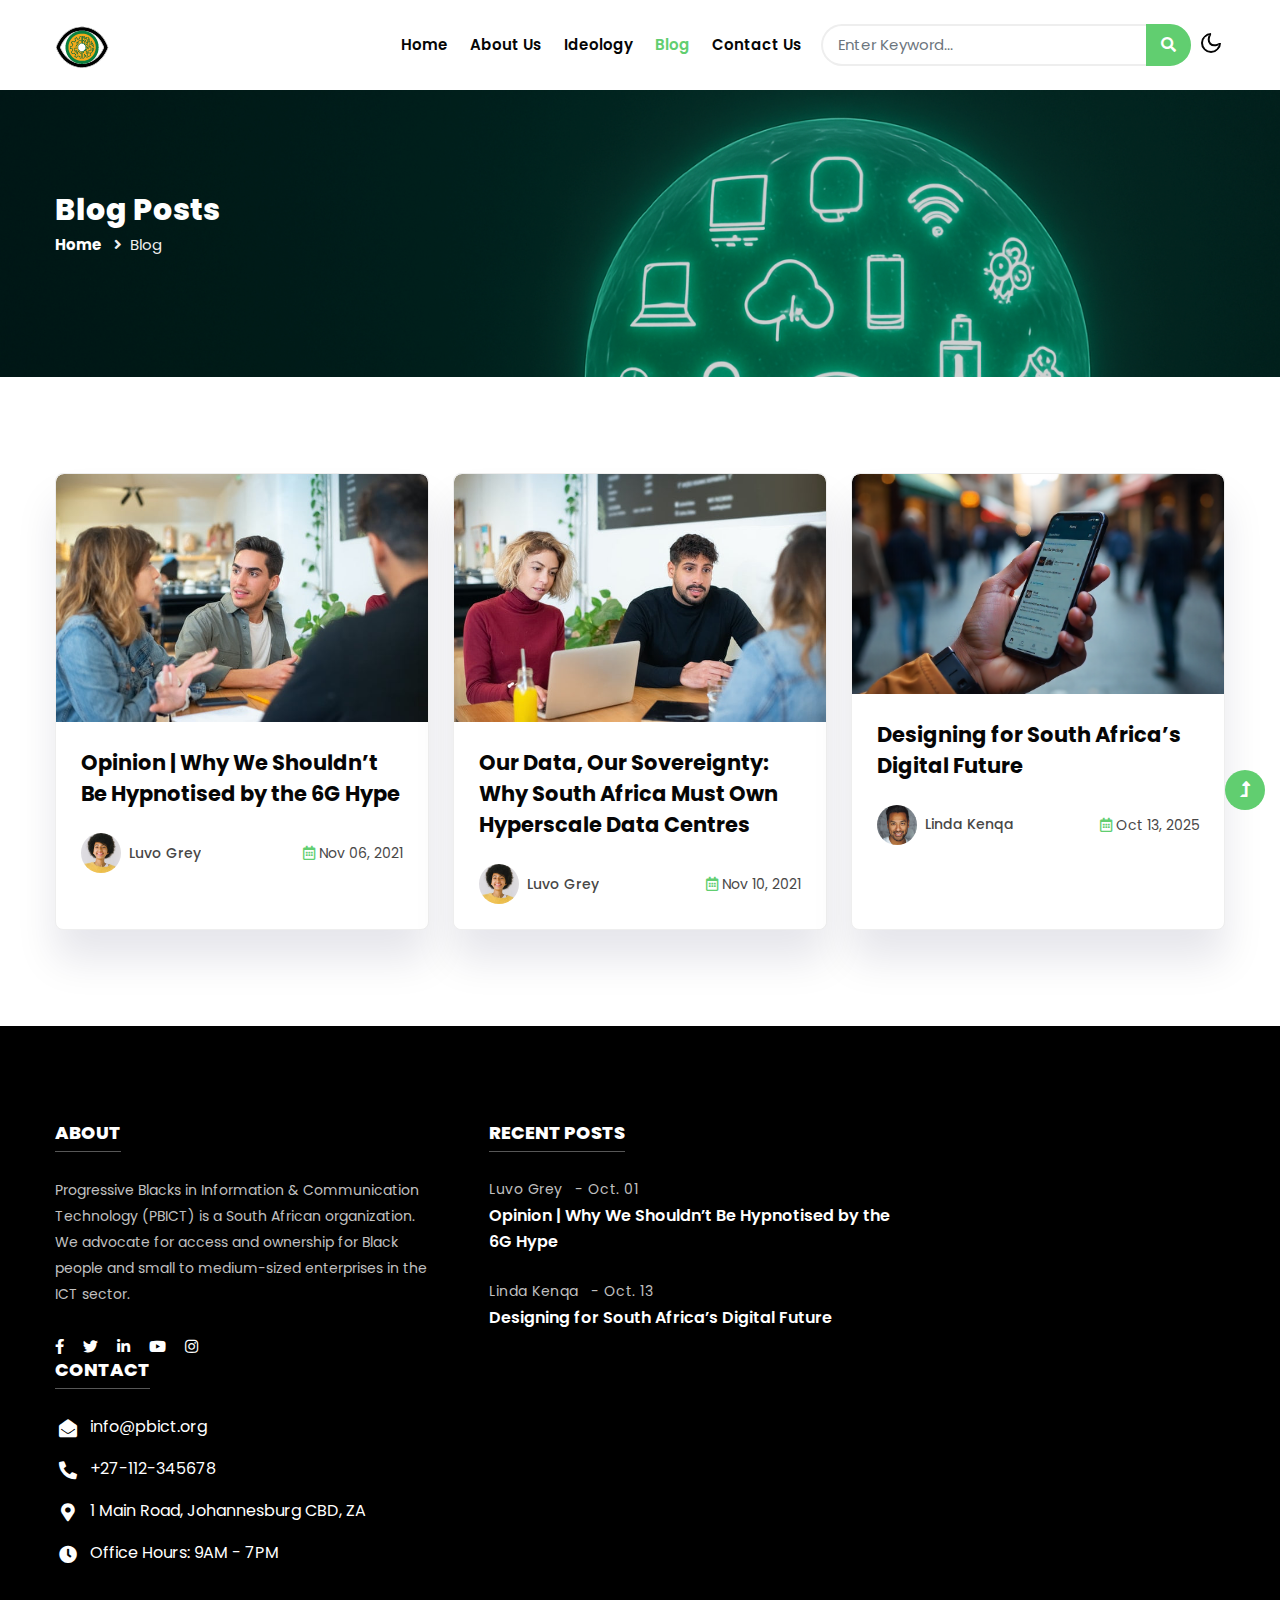
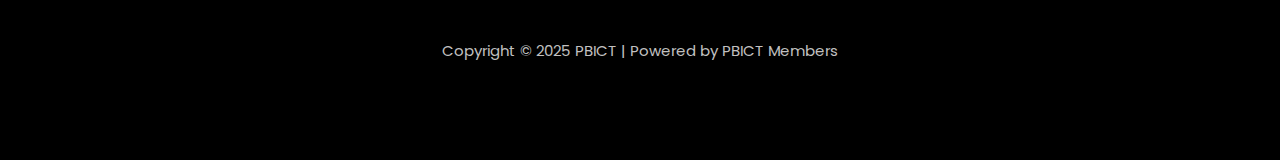
<file: blog.html>
<!--
Author: Linda Kenqa
-->
<!doctype html>
<html lang="en">

<head>
    <!-- Required meta tags -->
    <meta charset="utf-8">
    <meta name="viewport" content="width=device-width, initial-scale=1">
    <title>Blog</title>
    <!-- Google fonts -->
    <link href="//fonts.googleapis.com/css2?family=Poppins:wght@100;200;300;400;500;600;700;800;900&display=swap"
        rel="stylesheet">
    <!-- Template CSS Style link -->
    <link rel="stylesheet" href="assets/css/style-starter.css">
</head>

<body>
    <!-- header -->
    <header id="site-header" class="fixed-top">
        <div class="container">
            <nav class="navbar navbar-expand-lg navbar-light">
                <a class="navbar-brand" href="index.html">
                    <img src="assets/images/weblogo.png" alt="logo" class="img-fluid" />
                </a>
                <button class="navbar-toggler collapsed" type="button" data-bs-toggle="collapse"
                    data-bs-target="#navbarScroll" aria-controls="navbarScroll" aria-expanded="false"
                    aria-label="Toggle navigation">
                    <span class="navbar-toggler-icon fa icon-expand fa-bars"></span>
                    <span class="navbar-toggler-icon fa icon-close fa-times"></span>
                </button>
                <div class="collapse navbar-collapse" id="navbarScroll">
                    <ul class="navbar-nav ms-auto my-2 my-lg-0 navbar-nav-scroll">
                        <li class="nav-item">
                            <a class="nav-link" aria-current="page" href="index.html">Home</a>
                        </li>
                        <li class="nav-item">
                            <a class="nav-link" href="about.html">About Us</a>
                        </li>
                        <li class="nav-item">
                            <a class="nav-link" href="ideology.html">Ideology</a>
                        </li>
                        <li class="nav-item">
                            <a class="nav-link active" href="blog.html">Blog</a>
                        </li>
                        <li class="nav-item">
                            <a class="nav-link" href="contact.html">Contact Us</a>
                        </li>
                    </ul>
                    <form action="#search" method="GET" class="d-flex search-header ms-lg-2">
                        <input class="form-control" type="search" placeholder="Enter Keyword..." aria-label="Search"
                            required>
                        <button class="btn btn-style" type="submit"><i class="fas fa-search"></i></button>
                    </form>
                </div>
                <!-- toggle switch for light and dark theme -->
                <div class="cont-ser-position">
                    <nav class="navigation">
                        <div class="theme-switch-wrapper">
                            <label class="theme-switch" for="checkbox">
                                <input type="checkbox" id="checkbox">
                                <div class="mode-container">
                                    <i class="gg-sun"></i>
                                    <i class="gg-moon"></i>
                                </div>
                            </label>
                        </div>
                    </nav>
                </div>
                <!-- //toggle switch for light and dark theme -->
            </nav>
        </div>
    </header>
    <!-- //header -->

    <!-- inner banner -->
    <section class="inner-banner py-5">
        <div class="w3l-breadcrumb py-lg-5">
            <div class="container pt-5 pb-sm-4">
                <h4 class="inner-text-title font-weight-bold pt-sm-5 pt-4">Blog Posts</h4>
                <ul class="breadcrumbs-custom-path">
                    <li><a href="index.html">Home</a></li>
                    <li class="active"><i class="fas fa-angle-right mx-2"></i>Blog</li>
                </ul>
            </div>
        </div>
    </section>
    <!-- //inner banner -->

    <!-- blog section -->
    <div class="w3l-blog-block-5 py-5" id="blog">
        <div class="container py-md-5 py-4">
            <div class="row justify-content-center">
                <div class="col-lg-4 col-md-6">
                    <div class="blog-card-single">
                        <div class="grids5-info">
                            <a href="assets/blog/blog-1.html"><img src="assets/images/blog1.jpg" alt="" /></a>
                            <div class="blog-info">
                                <h4><a href="assets/blog/blog-1.html">Opinion | Why We Shouldn’t Be Hypnotised by the 6G Hype</a></h4>
                                <div class="d-flex align-items-center justify-content-between mt-4">
                                    <a class="d-flex align-items-center" href="#blog" title="23k followers">
                                        <img class="img-fluid" src="assets/images/testi2.jpg" alt="admin"
                                            style="max-width:40px"> <span class="small ms-2">Luvo Grey</span>
                                    </a>
                                    <p class="date-text"><i class="far fa-calendar-alt me-1"></i>Nov 06, 2021</p>
                                </div>
                            </div>
                        </div>
                    </div>
                </div>
                <div class="col-lg-4 col-md-6 mt-md-0 mt-4">
                    <div class="blog-card-single">
                        <div class="grids5-info">
                            <a href="assets/blog/blog-2.html"><img src="assets/images/blog2.jpg" alt="" /></a>
                            <div class="blog-info">
                                <h4><a href="assets/blog/blog-2.html">Our Data, Our Sovereignty: Why South Africa Must Own Hyperscale Data Centres</a></h4>
                                <div class="d-flex align-items-center justify-content-between mt-4">
                                    <a class="d-flex align-items-center" href="#blog" title="23k followers">
                                        <img class="img-fluid" src="assets/images/testi2.jpg" alt="admin"
                                            style="max-width:40px"> <span class="small ms-2">Luvo Grey</span>
                                    </a>
                                    <p class="date-text"><i class="far fa-calendar-alt me-1"></i>Nov 10, 2021</p>
                                </div>
                            </div>
                        </div>
                    </div>
                </div>
                <div class="col-lg-4 col-md-6 mt-lg-0 mt-4">
                    <div class="blog-card-single">
                        <div class="grids5-info">
                            <a href="assets/blog/blog-3.html"><img src="assets/images/blog3.png" alt="" /></a>
                            <div class="blog-info">
                                <h4><a href="assets/blog/blog-3.html">Designing for South Africa’s Digital Future</a></h4>
                                <div class="d-flex align-items-center justify-content-between mt-4">
                                    <a class="d-flex align-items-center" href="#blog" title="23k followers">
                                        <img class="img-fluid" src="assets/images/testi3.jpg" alt="admin"
                                            style="max-width:40px"> <span class="small ms-2">Linda Kenqa
                                        </span>
                                    </a>
                                    <p class="date-text"><i class="far fa-calendar-alt me-1"></i>Oct 13, 2025</p>
                                </div>
                            </div>
                        </div>
                    </div>
                </div>
            </div>
        </div>
    </div>
    <!-- //blog section -->

    <!-- footer -->
    <footer class="w3l-footer py-5">
        <div class="container py-md-5 py-4">
            <div class="row">
                <div class="col-lg-4 sub-one-left">
                    <h6>About </h6>
                    <p>Progressive Blacks in Information & Communication Technology (PBICT) 
                        is a South African organization. We advocate for access and ownership 
                        for Black people and small to medium-sized enterprises in the ICT sector.
                    </p>
                    <ul class="social mt-4 pt-lg-1">
                        <li><a href="https://www.facebook.com/wearepbict"><span class="fab fa-facebook-f"></span></a></li>
                        <li><a href="https://www.twitter.com/wearepbict"><span class="fab fa-twitter"></span></a></li>
                        <li><a href="https://www.linkedin.com/in/wearepbict"><span class="fab fa-linkedin-in"></span></a></li>
                        <li><a href="https://www.youtube.com/@wearepbict"><span class="fab fa-youtube"></span></a></li>
                        <li><a href="https://www.instagram.com/wearepbict"><span class="fab fa-instagram"></span></a></li>
                    </ul>
                </div>
                <div class="col-lg-5 col-md-6 mt-lg-0 mt-5 px-lg-5 sub-two-right">
                    <h6>Recent Posts</h6>
                    <div class="footer-post">
                        <ul>
                            <li><a href="#post">Luvo Grey</a></li>
                            <li class="mx-2"><a href="/assets/blog/blog-1.html">- Oct. 01 </a></li>
                        </ul>
                        <p class="post-footer"><a href="#post">Opinion | Why We Shouldn’t Be Hypnotised by the 6G Hype</a></p>
                    </div>
                    <div class="footer-post mt-4">
                        <ul>
                            <li><a href="#post">Linda Kenqa</a></li>
                            <li class="mx-2"><a href="/assets/blog/blog-3.html">- Oct. 13 </a></li>
                        </ul>
                        <p class="post-footer"><a href="/assets/blog/blog-3.html">Designing for South Africa’s Digital Future</a>
                        </p>
                    </div>
                </div>
                <div class="col-lg-3 col-md-6 mt-lg-0 mt-5 sub-one-left">
                    <h6>Contact </h6>
                    <div class="column2">
                        <div class="href1"><span class="fas fa-envelope-open"></span><a
                                href="mailto:info@pbict.org">info@pbict.org</a>
                        </div>
                        <div class="href2 my-3"><span class="fas fa-phone-alt"></span><a
                                href="tel:+27-112-345678">+27-112-345678</a>
                        </div>
                        <div>
                            <p class="contact-para mb-3"><span class="fas fa-map-marker-alt"></span>1 Main Road, Johannesburg CBD, ZA</p>
                        </div>
                        <div>
                            <p class="contact-para"><span class="fas fa-clock"></span>Office Hours: 9AM - 7PM</p>
                        </div>
                    </div>
                </div>
            </div>
            <div class="copyright-footer text-center mt-5 pt-sm-4 pt-2">
                <p>Copyright © 2025 PBICT | Powered by PBICT Members</a>
                </p>
            </div>
        </div>
    </footer>
    <!-- //footer -->

    <!-- Js scripts -->
    <!-- move top -->
    <button onclick="topFunction()" id="movetop" title="Go to top">
        <span class="fas fa-level-up-alt" aria-hidden="true"></span>
    </button>
    <script>
        // When the user scrolls down 20px from the top of the document, show the button
        window.onscroll = function () {
            scrollFunction()
        };

        function scrollFunction() {
            if (document.body.scrollTop > 20 || document.documentElement.scrollTop > 20) {
                document.getElementById("movetop").style.display = "block";
            } else {
                document.getElementById("movetop").style.display = "none";
            }
        }

        // When the user clicks on the button, scroll to the top of the document
        function topFunction() {
            document.body.scrollTop = 0;
            document.documentElement.scrollTop = 0;
        }
    </script>
    <!-- //move top -->

    <!-- common jquery plugin -->
    <script src="assets/js/jquery-3.3.1.min.js"></script>
    <!-- //common jquery plugin -->

    <!-- theme switch js (light and dark)-->
    <script src="assets/js/theme-change.js"></script>
    <!-- //theme switch js (light and dark)-->

    <!-- MENU-JS -->
    <script>
        $(window).on("scroll", function () {
            var scroll = $(window).scrollTop();

            if (scroll >= 80) {
                $("#site-header").addClass("nav-fixed");
            } else {
                $("#site-header").removeClass("nav-fixed");
            }
        });

        //Main navigation Active Class Add Remove
        $(".navbar-toggler").on("click", function () {
            $("header").toggleClass("active");
        });
        $(document).on("ready", function () {
            if ($(window).width() > 991) {
                $("header").removeClass("active");
            }
            $(window).on("resize", function () {
                if ($(window).width() > 991) {
                    $("header").removeClass("active");
                }
            });
        });
    </script>
    <!-- //MENU-JS -->

    <!-- disable body scroll which navbar is in active -->
    <script>
        $(function () {
            $('.navbar-toggler').click(function () {
                $('body').toggleClass('noscroll');
            })
        });
    </script>
    <!-- //disable body scroll which navbar is in active -->

    <!-- bootstrap -->
    <script src="assets/js/bootstrap.min.js"></script>
    <!-- //bootstrap -->
    <!-- //Js scripts -->
</body>

</html>
</file>
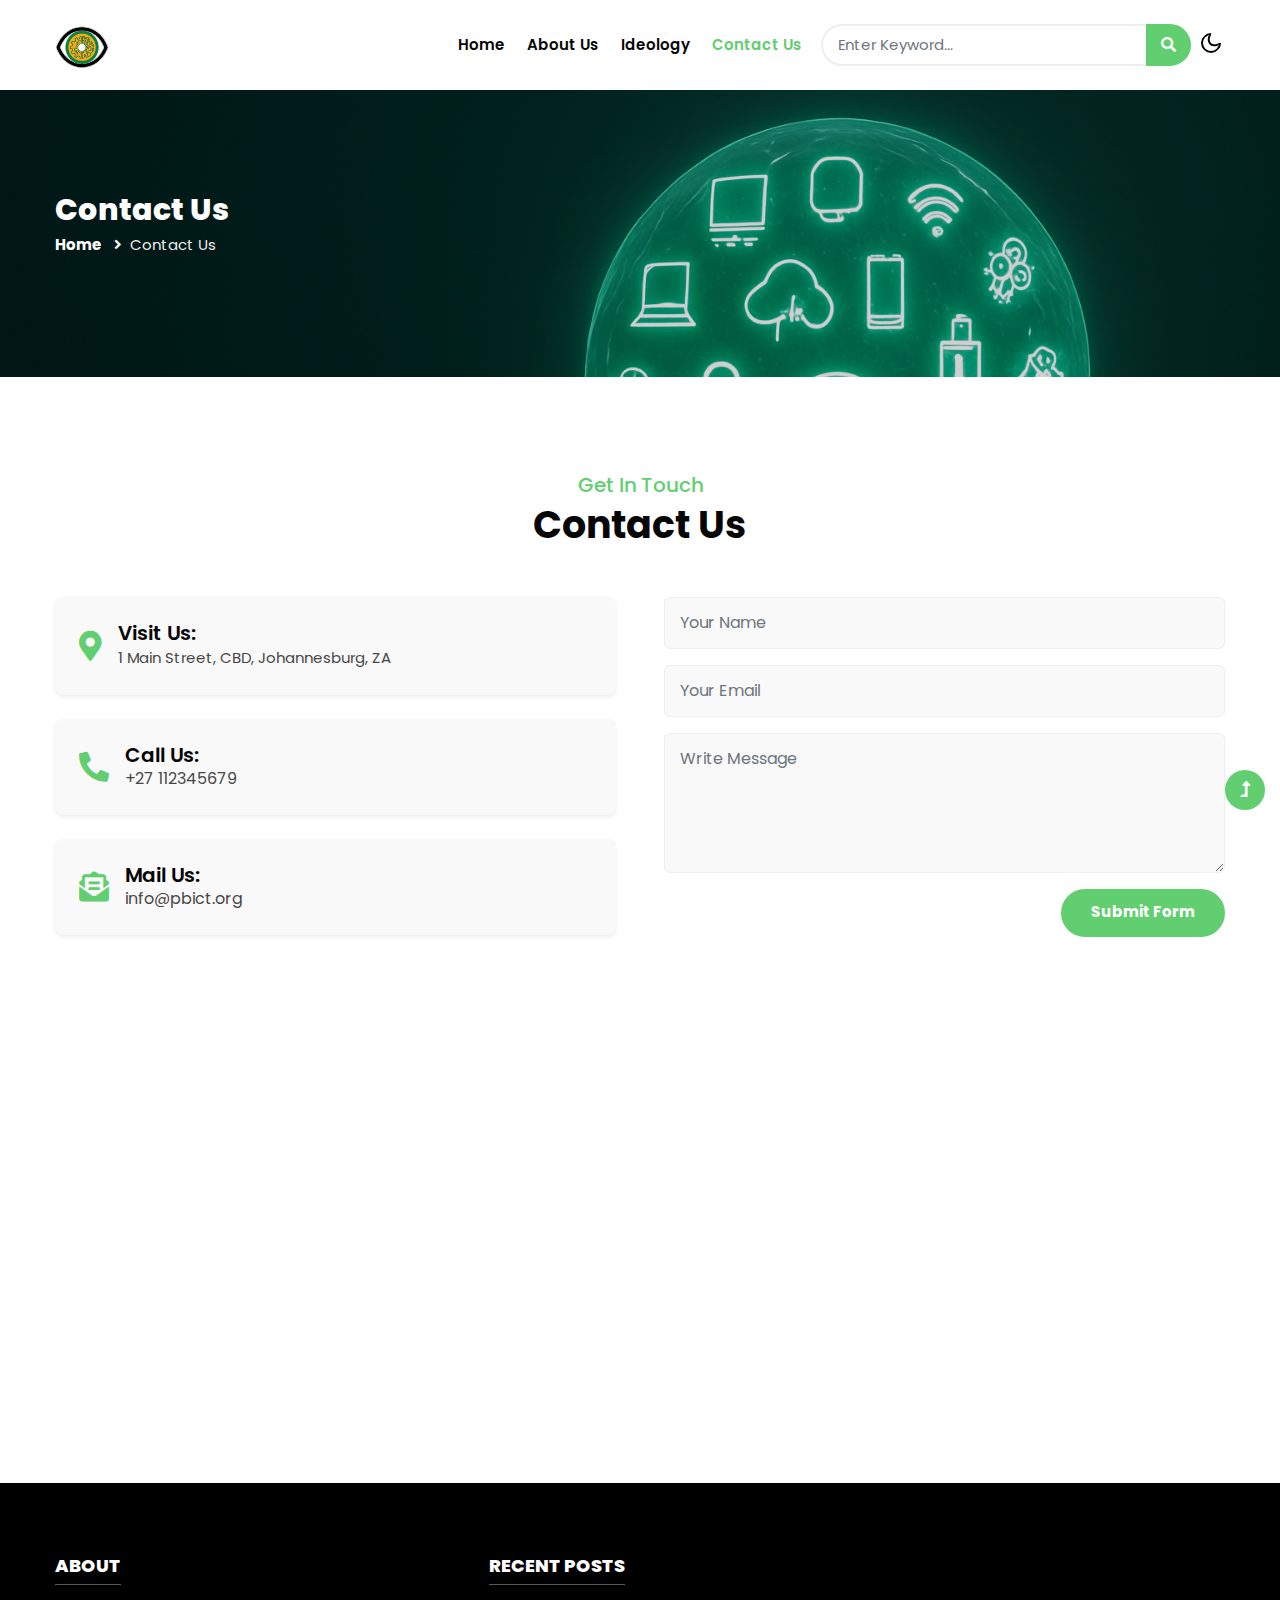
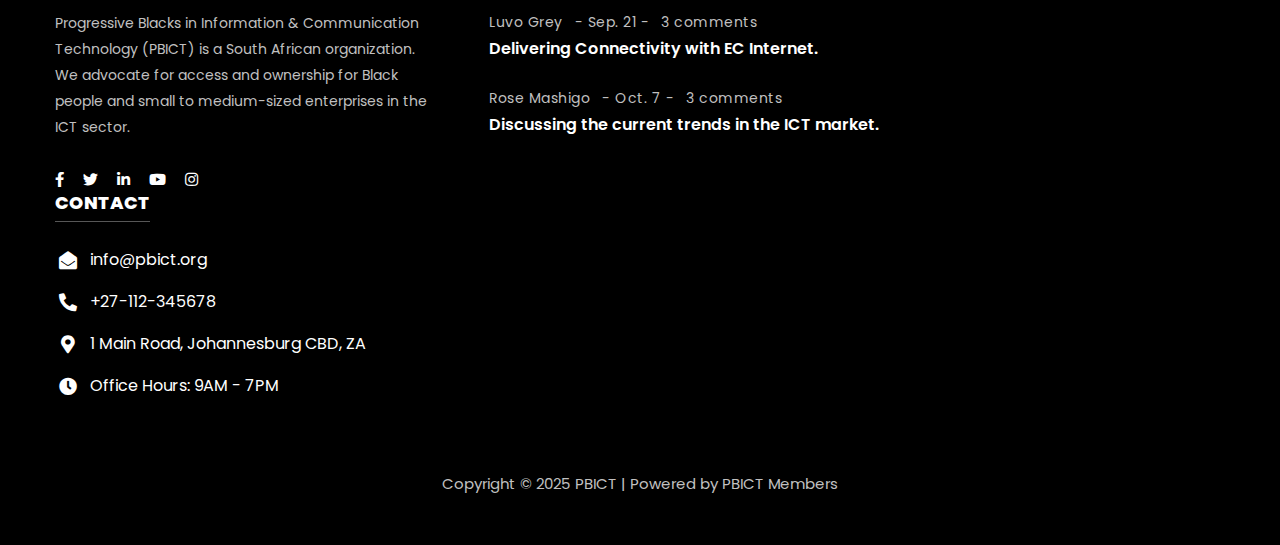
<file: contact.html>
<!--
Author: Linda Kenqa
-->
<!doctype html>
<html lang="en">

<head>
    <!-- Required meta tags -->
    <meta charset="utf-8">
    <meta name="viewport" content="width=device-width, initial-scale=1">
    <title>Contact Us</title>
    <!-- Google fonts -->
    <link href="//fonts.googleapis.com/css2?family=Poppins:wght@100;200;300;400;500;600;700;800;900&display=swap"
        rel="stylesheet">
    <!-- Template CSS Style link -->
    <link rel="stylesheet" href="assets/css/style-starter.css">
</head>

<body>
    <!-- header -->
    <header id="site-header" class="fixed-top">
        <div class="container">
            <nav class="navbar navbar-expand-lg navbar-light">
                <a class="navbar-brand" href="index.html">
                    <img src="assets/images/weblogo.png" alt="logo" class="img-fluid" />
                </a>
                <button class="navbar-toggler collapsed" type="button" data-bs-toggle="collapse"
                    data-bs-target="#navbarScroll" aria-controls="navbarScroll" aria-expanded="false"
                    aria-label="Toggle navigation">
                    <span class="navbar-toggler-icon fa icon-expand fa-bars"></span>
                    <span class="navbar-toggler-icon fa icon-close fa-times"></span>
                </button>
                <div class="collapse navbar-collapse" id="navbarScroll">
                    <ul class="navbar-nav ms-auto my-2 my-lg-0 navbar-nav-scroll">
                        <li class="nav-item">
                            <a class="nav-link" aria-current="page" href="index.html">Home</a>
                        </li>
                        <li class="nav-item">
                            <a class="nav-link" href="about.html">About Us</a>
                        </li>
                        <li class="nav-item">
                            <a class="nav-link" href="ideology.html">Ideology</a>
                        </li>
                        <li class="nav-item">
                            <a class="nav-link active" href="contact.html">Contact Us</a>
                        </li>
                    </ul>
                    <form action="#search" method="GET" class="d-flex search-header ms-lg-2">
                        <input class="form-control" type="search" placeholder="Enter Keyword..." aria-label="Search"
                            required>
                        <button class="btn btn-style" type="submit"><i class="fas fa-search"></i></button>
                    </form>
                </div>
                <!-- toggle switch for light and dark theme -->
                <div class="cont-ser-position">
                    <nav class="navigation">
                        <div class="theme-switch-wrapper">
                            <label class="theme-switch" for="checkbox">
                                <input type="checkbox" id="checkbox">
                                <div class="mode-container">
                                    <i class="gg-sun"></i>
                                    <i class="gg-moon"></i>
                                </div>
                            </label>
                        </div>
                    </nav>
                </div>
                <!-- //toggle switch for light and dark theme -->
            </nav>
        </div>
    </header>
    <!-- //header -->

    <!-- inner banner -->
    <section class="inner-banner py-5">
        <div class="w3l-breadcrumb py-lg-5">
            <div class="container pt-5 pb-sm-4">
                <h4 class="inner-text-title font-weight-bold pt-sm-5 pt-4">Contact Us</h4>
                <ul class="breadcrumbs-custom-path">
                    <li><a href="index.html">Home</a></li>
                    <li class="active"><i class="fas fa-angle-right mx-2"></i>Contact Us</li>
                </ul>
            </div>
        </div>
    </section>
    <!-- //inner banner -->

    <!-- contact -->
    <section class="w3l-contact-info-main py-5" id="contact">
        <div class="container pt-lg-5 pt-md-4 pt-2">
            <div class="title-main text-center mx-auto mb-md-5 mb-4" style="max-width:700px;">
                <h5 class="small-title mb-1">Get In Touch</h5>
                <h3 class="title-style">Contact Us</h3>
            </div>
            <div class="row">
                <div class="col-md-6 left-cont-contact pe-md-4">
                    <div class="contact-address p-4">
                        <div class="contact-icon d-flex align-items-center">
                            <i class="fas fa-map-marker-alt" aria-hidden="true"></i>
                            <div class="ms-3">
                                <h5 class="contact-text">Visit Us:</h5>
                                <p>1 Main Street, CBD, Johannesburg, ZA</p>
                            </div>
                        </div>
                    </div>
                    <div class="contact-address p-4 mt-4">
                        <div class="contact-icon d-flex align-items-center">
                            <i class="fas fa-phone-alt" aria-hidden="true"></i>
                            <div class="ms-3">
                                <h5 class="contact-text">Call Us:</h5>
                                <a href="tel:+12 23456790">+27 112345679</a>
                            </div>
                        </div>
                    </div>
                    <div class="contact-address p-4 mt-4">
                        <div class="contact-icon d-flex align-items-center">
                            <i class="fas fa-envelope-open-text" aria-hidden="true"></i>
                            <div class="ms-3">
                                <h5 class="contact-text">Mail Us:</h5>
                                <a href="mailto:info@example.com"> info@pbict.org</a>
                            </div>
                        </div>
                    </div>
                </div>
                <div class="col-md-6 right-cont-contact ps-md-4 mt-md-0 mt-5">
                    <form method="post" class="w3layouts-contact-fm" action="https://sendmail.w3layouts.com/submitForm">
                        <div class="form-group mb-3">
                            <input class="form-control" type="text" name="w3lName" id="w3lName" placeholder="Your Name"
                                required="">
                        </div>
                        <div class="form-group mb-3">
                            <input class="form-control" type="email" name="w3lSender" id="w3lSender"
                                placeholder="Your Email" required="">
                        </div>
                        <div class="form-group">
                            <textarea class="form-control" name="w3lMessage" id="w3lMessage" placeholder="Write Message"
                                required=""></textarea>
                        </div>
                        <div class="form-group-2 mt-3 text-end">
                            <button type="submit" class="btn btn-style">Submit Form</button>
                        </div>
                    </form>
                </div>
            </div>
        </div>
    </section>

    <div class="map-contact pt-5">
        <iframe class="map-w3layouts"
            src="https://www.google.com/maps/embed?pb=!1m18!1m12!1m3!1d229169.65614506535!2d27.
            875213428121533!3d-26.171427670020726!2m3!1f0!2f0!3f0!3m2!1i1024!2i768!4f13.
            1!3m3!1m2!1s0x1e950c68f0406a51%3A0x238ac9d9b1d34041!2sJohannesburg!5e0!3m2!1sen!2sza!
            4v1760020608522!5m2!1sen!2sza" width="600" height="450" style="border:0;" allowfullscreen="" 
            loading="lazy" referrerpolicy="no-referrer-when-downgrade" 
            width="100%" height="400" frameborder="0" style="border: 0px;" allowfullscreen=""></iframe>
    </div>
    <!-- //contact -->

    <!-- footer -->
    <footer class="w3l-footer py-5">
        <div class="container pt-4">
            <div class="row">
                <div class="col-lg-4 sub-one-left">
                    <h6>About </h6>
                    <p>Progressive Blacks in Information & Communication Technology (PBICT) 
                        is a South African organization. We advocate for access and ownership 
                        for Black people and small to medium-sized enterprises in the ICT sector.
                    </p>
                    <ul class="social mt-4 pt-lg-1">
                        <li><a href="https://www.facebook.com/wearepbict"><span class="fab fa-facebook-f"></span></a></li>
                        <li><a href="https://www.twitter.com/wearepbict"><span class="fab fa-twitter"></span></a></li>
                        <li><a href="https://www.linkedin.com/in/wearepbict"><span class="fab fa-linkedin-in"></span></a></li>
                        <li><a href="httpps://www.youtube.com/@wearepbict"><span class="fab fa-youtube"></span></a></li>
                        <li><a href="https://www.instagram.com/wearepbict"><span class="fab fa-instagram"></span></a></li>
                    </ul>
                </div>
                <div class="col-lg-5 col-md-6 mt-lg-0 mt-5 px-lg-5 sub-two-right">
                    <h6>Recent Posts</h6>
                    <div class="footer-post">
                        <ul>
                            <li><a href="#post">Luvo Grey</a></li>
                            <li class="mx-2"><a href="#post">- Sep. 21 - </a></li>
                            <li><a href="#post">3 comments</a></li>
                        </ul>
                        <p class="post-footer"><a href="#post">Delivering Connectivity with EC Internet.</a></p>
                    </div>
                    <div class="footer-post mt-4">
                        <ul>
                            <li><a href="#post">Rose Mashigo</a></li>
                            <li class="mx-2"><a href="#post">- Oct. 7 - </a></li>
                            <li><a href="#post">3 comments</a></li>
                        </ul>
                        <p class="post-footer"><a href="#post">Discussing the current trends in the ICT market.</a>
                        </p>
                    </div>
                </div>
                <div class="col-lg-3 col-md-6 mt-lg-0 mt-5 sub-one-left">
                    <h6>Contact </h6>
                    <div class="column2">
                        <div class="href1"><span class="fas fa-envelope-open"></span><a
                                href="mailto:info@example.com">info@pbict.org</a>
                        </div>
                        <div class="href2 my-3"><span class="fas fa-phone-alt"></span><a
                                href="tel:+44-123-456-78">+27-112-345678</a>
                        </div>
                        <div>
                            <p class="contact-para mb-3"><span class="fas fa-map-marker-alt"></span>1 Main Road, Johannesburg CBD, ZA</p>
                        </div>
                        <div>
                            <p class="contact-para"><span class="fas fa-clock"></span>Office Hours: 9AM - 7PM</p>
                        </div>
                    </div>
                </div>
            </div>
            <div class="copyright-footer text-center mt-5 pt-sm-4 pt-2">
                <p>Copyright © 2025 PBICT | Powered by PBICT Members</a>
                </p>
            </div>
        </div>
    </footer>
    <!-- //footer -->

    <!-- Js scripts -->
    <!-- move top -->
    <button onclick="topFunction()" id="movetop" title="Go to top">
        <span class="fas fa-level-up-alt" aria-hidden="true"></span>
    </button>
    <script>
        // When the user scrolls down 20px from the top of the document, show the button
        window.onscroll = function () {
            scrollFunction()
        };

        function scrollFunction() {
            if (document.body.scrollTop > 20 || document.documentElement.scrollTop > 20) {
                document.getElementById("movetop").style.display = "block";
            } else {
                document.getElementById("movetop").style.display = "none";
            }
        }

        // When the user clicks on the button, scroll to the top of the document
        function topFunction() {
            document.body.scrollTop = 0;
            document.documentElement.scrollTop = 0;
        }
    </script>
    <!-- //move top -->

    <!-- common jquery plugin -->
    <script src="assets/js/jquery-3.3.1.min.js"></script>
    <!-- //common jquery plugin -->

    <!-- theme switch js (light and dark)-->
    <script src="assets/js/theme-change.js"></script>
    <!-- //theme switch js (light and dark)-->

    <!-- MENU-JS -->
    <script>
        $(window).on("scroll", function () {
            var scroll = $(window).scrollTop();

            if (scroll >= 80) {
                $("#site-header").addClass("nav-fixed");
            } else {
                $("#site-header").removeClass("nav-fixed");
            }
        });

        //Main navigation Active Class Add Remove
        $(".navbar-toggler").on("click", function () {
            $("header").toggleClass("active");
        });
        $(document).on("ready", function () {
            if ($(window).width() > 991) {
                $("header").removeClass("active");
            }
            $(window).on("resize", function () {
                if ($(window).width() > 991) {
                    $("header").removeClass("active");
                }
            });
        });
    </script>
    <!-- //MENU-JS -->

    <!-- disable body scroll which navbar is in active -->
    <script>
        $(function () {
            $('.navbar-toggler').click(function () {
                $('body').toggleClass('noscroll');
            })
        });
    </script>
    <!-- //disable body scroll which navbar is in active -->

    <!-- bootstrap -->
    <script src="assets/js/bootstrap.min.js"></script>
    <!-- //bootstrap -->
    <!-- //Js scripts -->
</body>

</html>
</file>
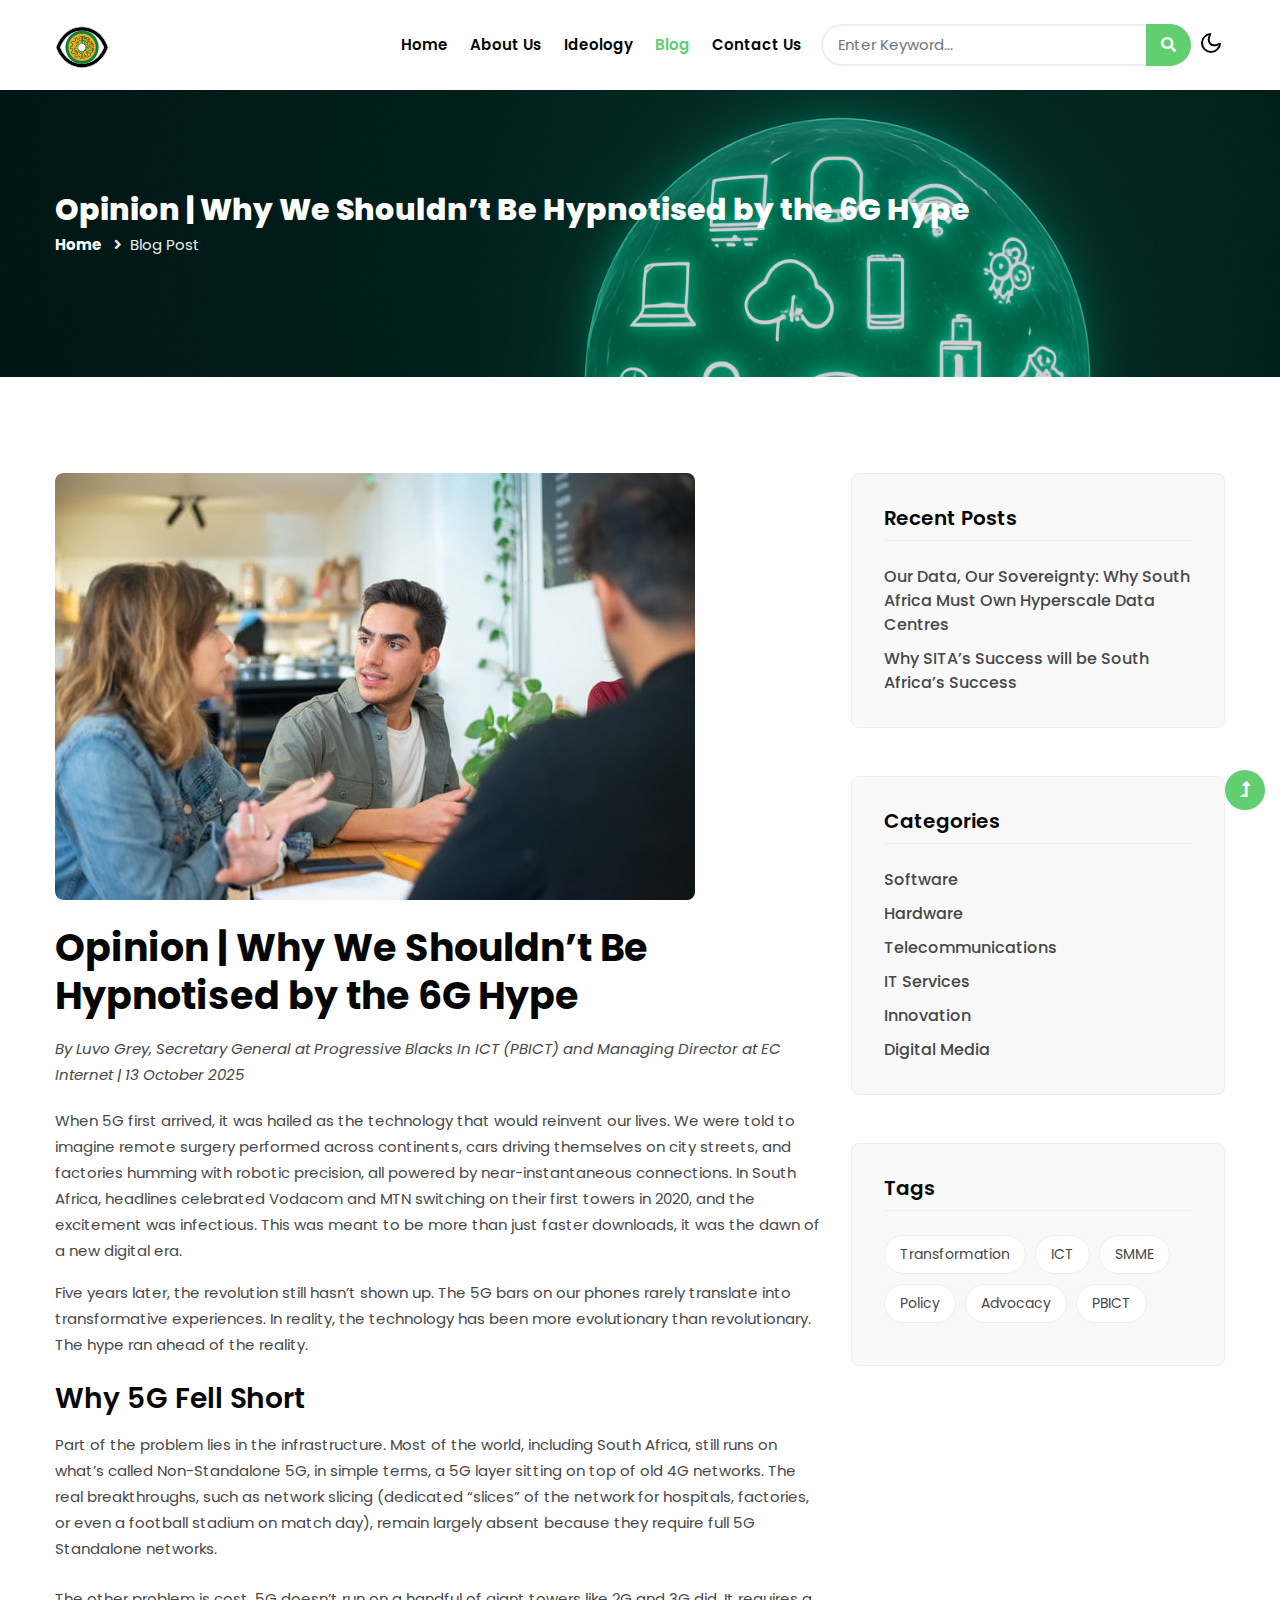
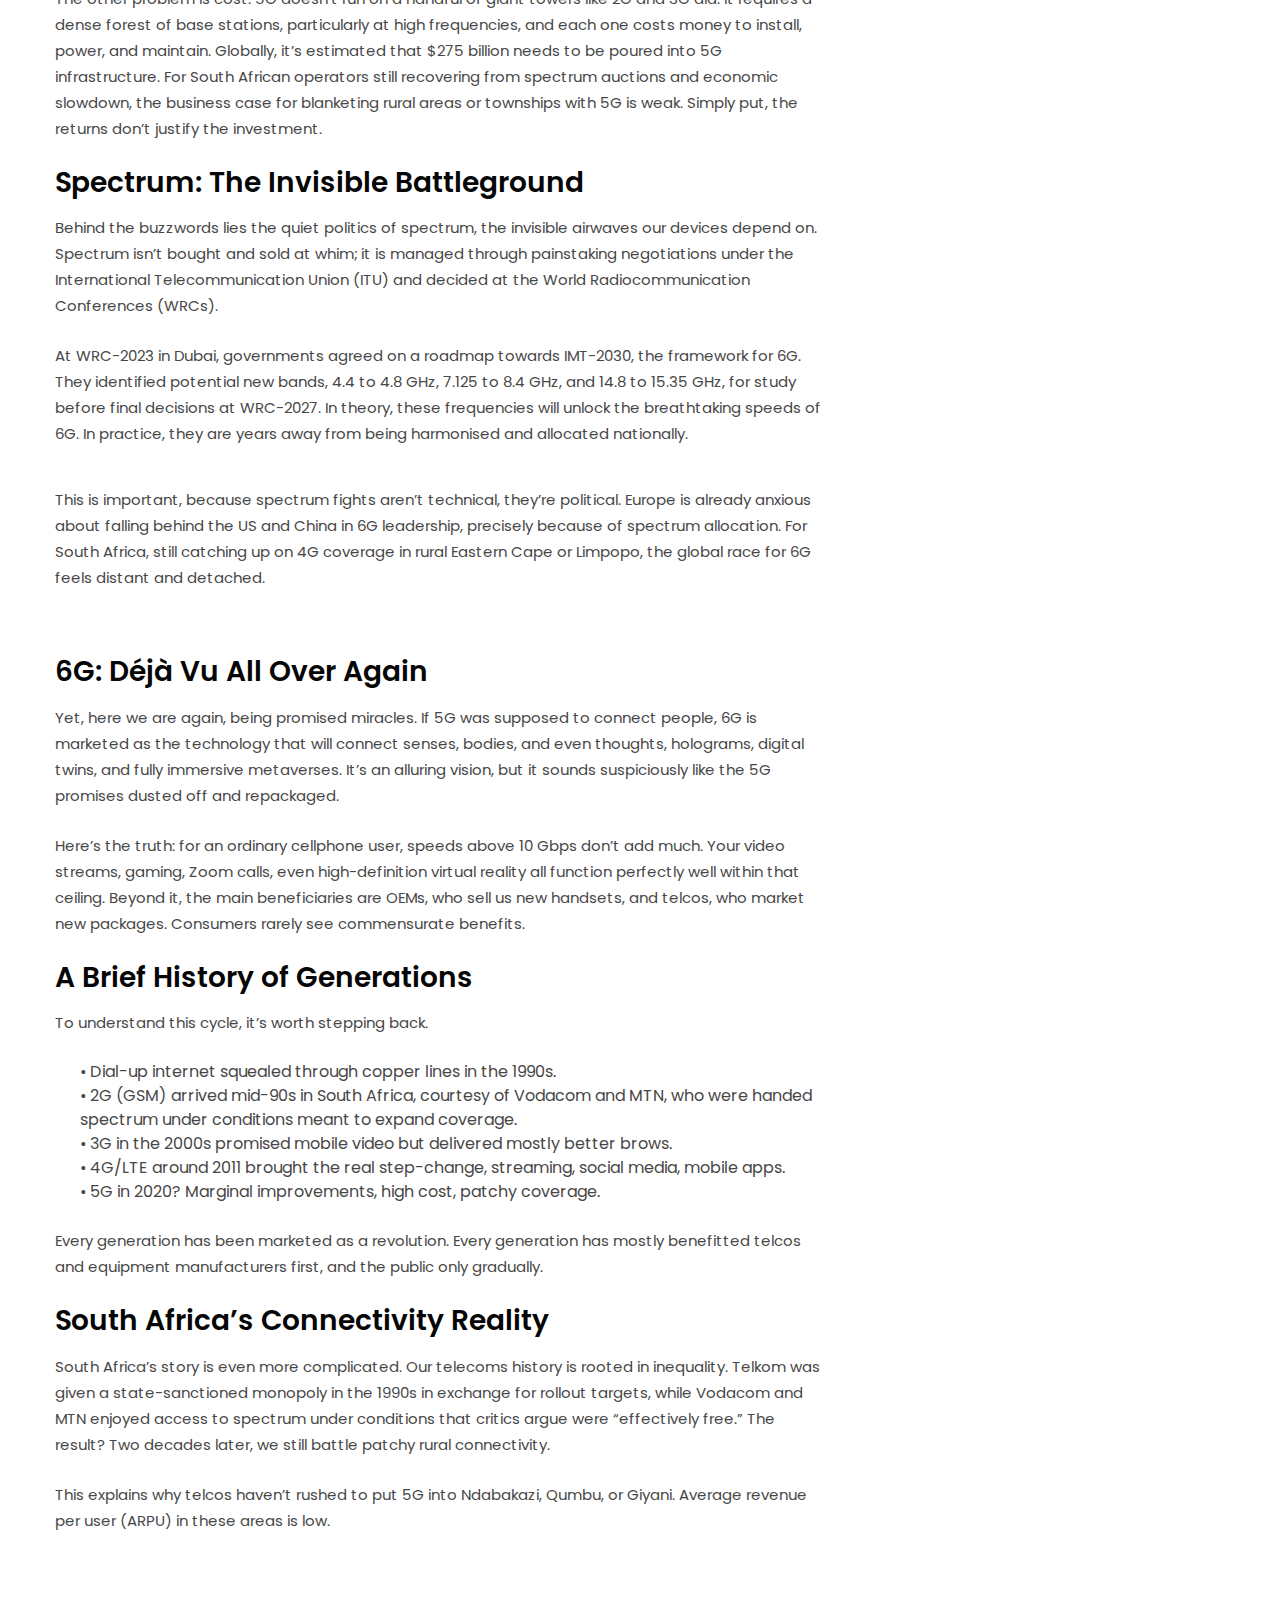
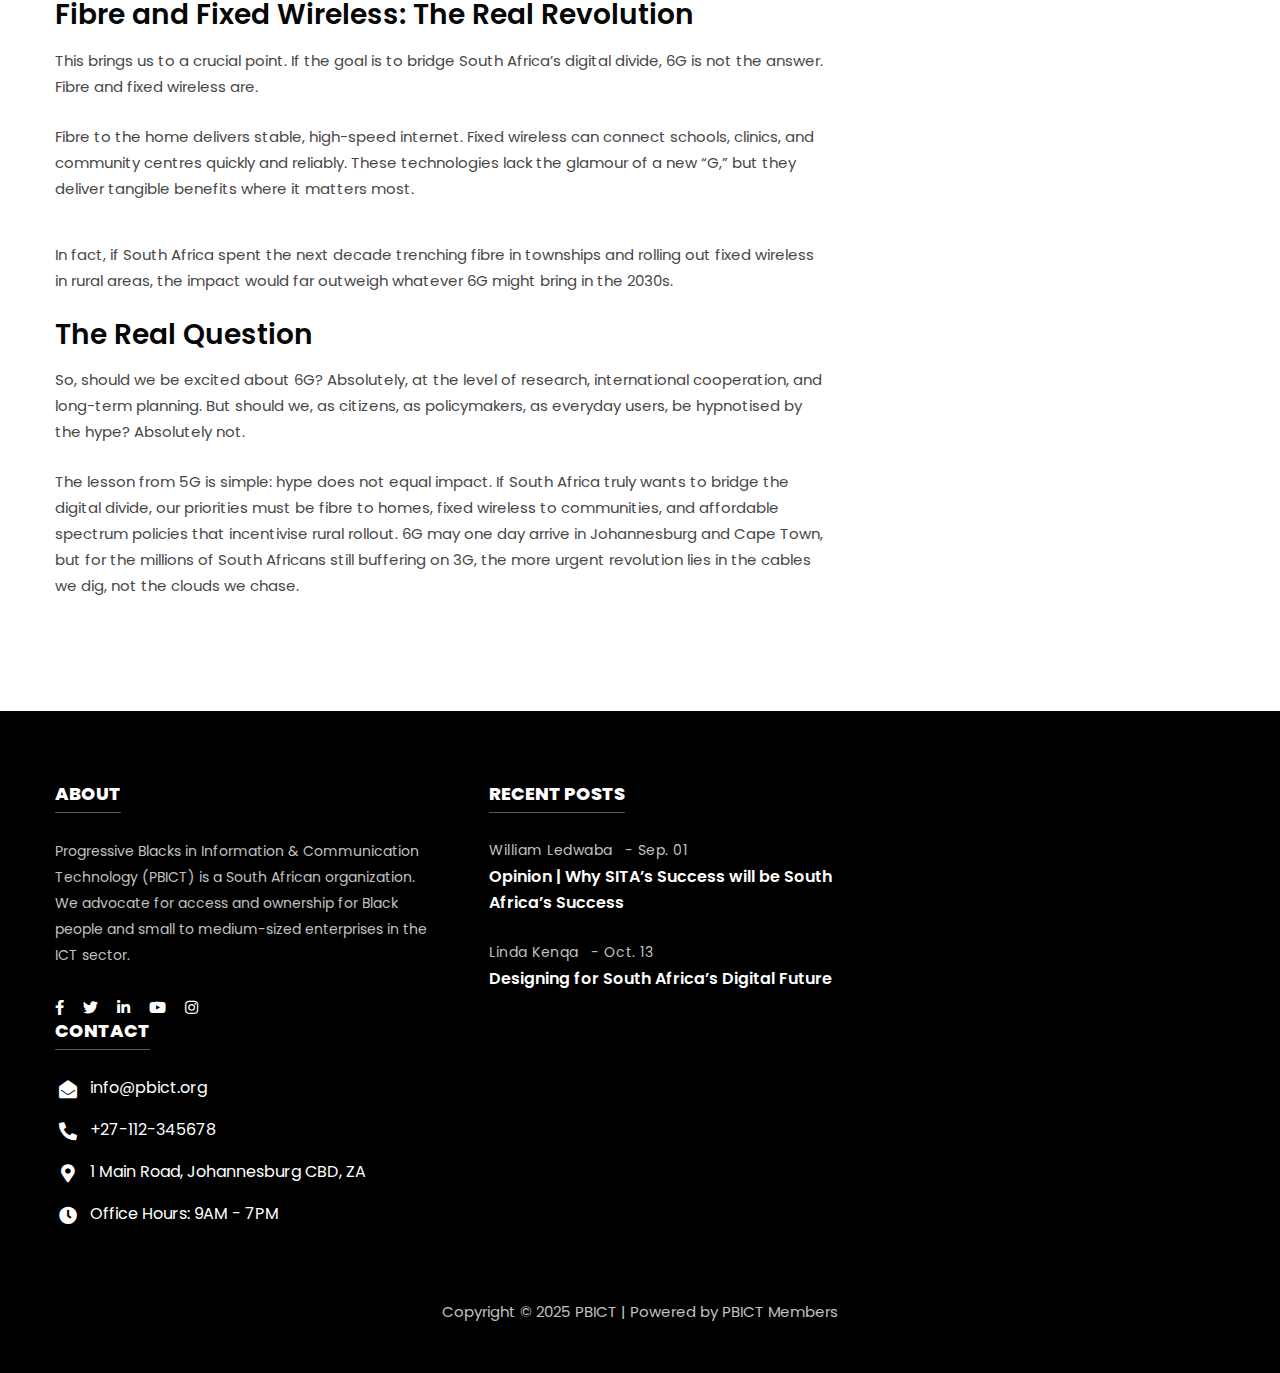
<file: assets/blog/blog-1.html>
<!--
Author: Linda Kenqa
-->
<!doctype html>
<html lang="en">

<head>
    <!-- Required meta tags -->
    <meta charset="utf-8">
    <meta name="viewport" content="width=device-width, initial-scale=1">
    <meta property="og:image" content="https://www.pbict.org/assets/images/blog1.jpg">
    <title>Opinion | Why We Shouldn’t Be Hypnotised by the 6G Hype</title>
    <!-- Google fonts -->
    <link href="//fonts.googleapis.com/css2?family=Poppins:wght@100;200;300;400;500;600;700;800;900&display=swap"
        rel="stylesheet">
    <!-- Template CSS Style link -->
    <link rel="stylesheet" href="../../assets/css/style-starter.css">
</head>

<body>
    <!-- header -->
    <header id="site-header" class="fixed-top">
        <div class="container">
            <nav class="navbar navbar-expand-lg navbar-light">
                <a class="navbar-brand" href="../../index.html">
                    <img src="../../assets/images/weblogo.png" alt="logo" class="img-fluid" />
                </a>
                <button class="navbar-toggler collapsed" type="button" data-bs-toggle="collapse"
                    data-bs-target="#navbarScroll" aria-controls="navbarScroll" aria-expanded="false"
                    aria-label="Toggle navigation">
                    <span class="navbar-toggler-icon fa icon-expand fa-bars"></span>
                    <span class="navbar-toggler-icon fa icon-close fa-times"></span>
                </button>
                <div class="collapse navbar-collapse" id="navbarScroll">
                    <ul class="navbar-nav ms-auto my-2 my-lg-0 navbar-nav-scroll">
                        <li class="nav-item">
                            <a class="nav-link" aria-current="page" href="../../index.html">Home</a>
                        </li>
                        <li class="nav-item">
                            <a class="nav-link" href="../../about.html">About Us</a>
                        </li>
                        <li class="nav-item">
                            <a class="nav-link" href="../../ideology.html">Ideology</a>
                        </li>
                        <li class="nav-item">
                            <a class="nav-link active" href="../../blog.html">Blog</a>
                        </li>
                        <li class="nav-item">
                            <a class="nav-link" href="../../contact.html">Contact Us</a>
                        </li>
                    </ul>
                    <form action="#search" method="GET" class="d-flex search-header ms-lg-2">
                        <input class="form-control" type="search" placeholder="Enter Keyword..." aria-label="Search"
                            required>
                        <button class="btn btn-style" type="submit"><i class="fas fa-search"></i></button>
                    </form>
                </div>
                <!-- toggle switch for light and dark theme -->
                <div class="cont-ser-position">
                    <nav class="navigation">
                        <div class="theme-switch-wrapper">
                            <label class="theme-switch" for="checkbox">
                                <input type="checkbox" id="checkbox">
                                <div class="mode-container">
                                    <i class="gg-sun"></i>
                                    <i class="gg-moon"></i>
                                </div>
                            </label>
                        </div>
                    </nav>
                </div>
                <!-- //toggle switch for light and dark theme -->
            </nav>
        </div>
    </header>
    <!-- //header -->

    <!-- inner banner -->
    <section class="inner-banner py-5">
        <div class="w3l-breadcrumb py-lg-5">
            <div class="container pt-5 pb-sm-4">
                <h4 class="inner-text-title font-weight-bold pt-sm-5 pt-4">Opinion | Why We Shouldn’t Be 
                    Hypnotised by the 6G Hype</h4>
                <ul class="breadcrumbs-custom-path">
                    <li><a href="../../index.html">Home</a></li>
                    <li class="active"><i class="fas fa-angle-right mx-2"></i>Blog Post</li>
                </ul>
            </div>
        </div>
    </section>
    <!-- //inner banner -->

    <!-- blog post section -->
    <section class="w3l-blog-post-main py-5">
        <div class="container py-lg-5 py-md-4 py-2">
            <div class="row">
                <div class="col-lg-8">
                    <div class="blog-post-content">
                        <div class="blog-post-image">
                            <img src="../../assets/images/blog1.jpg" class="img-fluid radius-image" alt="blog-post-image">
                        </div>
                        <div class="blog-post-info mt-4">
                            <h3 class="title-style mb-3">Opinion | Why We Shouldn’t Be Hypnotised by the 6G Hype</h3>
                            <p class="post-meta">
                                <em>By Luvo Grey, Secretary General at Progressive Blacks In ICT (PBICT) and Managing Director at 
                                EC Internet | 13 October 2025</em>
                            </p>
                            <p class="mb-3">When 5G first arrived, it was hailed as the technology that would reinvent our lives. We were 
                                told to imagine remote surgery performed across continents, cars driving themselves on city 
                                streets, and factories humming with robotic precision, all powered by near-instantaneous 
                                connections. In South Africa, headlines celebrated Vodacom and MTN switching on their first 
                                towers in 2020, and the excitement was infectious. This was meant to be more than just faster 
                                downloads, it was the dawn of a new digital era. 
                            </p>
                            <p class="mb-3">Five years later, the revolution still hasn’t shown up. The 5G bars on our phones rarely translate 
                                into transformative experiences. In reality, the technology has been more evolutionary than 
                                revolutionary. The hype ran ahead of the reality.
                            </p>
                            <h4 class="title-style-2 mt-4 mb-3">Why 5G Fell Short </h4>
                            <p>Part of the problem lies in the infrastructure. Most of the world, including South Africa, still runs 
                                on what’s called Non-Standalone 5G, in simple terms, a 5G layer sitting on top of old 4G 
                                networks. The real breakthroughs, such as network slicing (dedicated “slices” of the network 
                                for hospitals, factories, or even a football stadium on match day), remain largely absent 
                                because they require full 5G Standalone networks.
                            </p>
                            <br>
                            <p class="mb-3">The other problem is cost. 5G doesn’t run on a handful of giant towers like 2G and 3G did. It 
                                requires a dense forest of base stations, particularly at high frequencies, and each one costs 
                                money to install, power, and maintain. Globally, it’s estimated that $275 billion needs to be 
                                poured into 5G infrastructure. For South African operators still recovering from spectrum 
                                auctions and economic slowdown, the business case for blanketing rural areas or townships 
                                with 5G is weak. Simply put, the returns don’t justify the investment.
                            </p>
                            <h4 class="title-style-2 mt-4 mb-3">Spectrum: The Invisible Battleground </h4>
                            <p>Behind the buzzwords lies the quiet politics of spectrum, the invisible airwaves our devices 
                                depend on. Spectrum isn’t bought and sold at whim; it is managed through painstaking 
                                negotiations under the International Telecommunication Union (ITU) and decided at the World 
                                Radiocommunication Conferences (WRCs).
                            </p>
                            <br>
                            <p class="mb-3">At WRC-2023 in Dubai, governments agreed on a roadmap towards IMT-2030, the framework 
                                for 6G. They identified potential new bands, 4.4 to 4.8 GHz, 7.125 to 8.4 GHz, and 14.8 to 15.35 
                                GHz, for study before final decisions at WRC-2027. In theory, these frequencies will unlock the 
                                breathtaking speeds of 6G. In practice, they are years away from being harmonised and 
                                allocated nationally.</p>
                            <br>
                            <p class="mb-3">This is important, because spectrum fights aren’t technical, they’re political. Europe is already 
                                anxious about falling behind the US and China in 6G leadership, precisely because of spectrum 
                                allocation. For South Africa, still catching up on 4G coverage in rural Eastern Cape or Limpopo, 
                                the global race for 6G feels distant and detached.</p>
                            <br>
                            <h4 class="title-style-2 mt-4 mb-3">6G: Déjà Vu All Over Again</h4>
                            <p>Yet, here we are again, being promised miracles. If 5G was supposed to connect people, 6G is 
                                marketed as the technology that will connect senses, bodies, and even thoughts, holograms, 
                                digital twins, and fully immersive metaverses. It’s an alluring vision, but it sounds suspiciously 
                                like the 5G promises dusted off and repackaged.
                            </p>
                            <br>
                            <p class="mb-3">Here’s the truth: for an ordinary cellphone user, speeds above 10 Gbps don’t add much. Your 
                                video streams, gaming, Zoom calls, even high-definition virtual reality all function perfectly well 
                                within that ceiling. Beyond it, the main beneficiaries are OEMs, who sell us new handsets, and 
                                telcos, who market new packages. Consumers rarely see commensurate benefits.
                            </p>
                            <h4 class="title-style-2 mt-4 mb-3">A Brief History of Generations</h4>
                            <p>To understand this cycle, it’s worth stepping back.</p>
                            <br>
                            <ul class="article-list">
                                <li>• Dial-up internet squealed through copper lines in the 1990s.</li>
                                <li>• 2G (GSM) arrived mid-90s in South Africa, courtesy of Vodacom and MTN, who were 
                                    handed spectrum under conditions meant to expand coverage.</li>
                                <li>• 3G in the 2000s promised mobile video but delivered mostly better brows.</li>
                                <li>• 4G/LTE around 2011 brought the real step-change, streaming, social media, mobile 
                                    apps.</li>
                                <li>• 5G in 2020? Marginal improvements, high cost, patchy coverage.</li>
                            </ul>
                            <br>
                            <p class="mb-3">Every generation has been marketed as a revolution. Every generation has mostly benefitted 
                                telcos and equipment manufacturers first, and the public only gradually.</p>
                            <h4 class="title-style-2 mt-4 mb-3">South Africa’s Connectivity Reality</h4>
                            <p>South Africa’s story is even more complicated. Our telecoms history is rooted in inequality. 
                                Telkom was given a state-sanctioned monopoly in the 1990s in exchange for rollout targets, 
                                while Vodacom and MTN enjoyed access to spectrum under conditions that critics argue were 
                                “effectively free.” The result? Two decades later, we still battle patchy rural connectivity.
                            </p>
                            <br>
                            <p class="mb-3">This explains why telcos haven’t rushed to put 5G into Ndabakazi, Qumbu, or Giyani. Average 
                                revenue per user (ARPU) in these areas is low.</p>
                            <br>
                            <h4 class="title-style-2 mt-4 mb-3">Fibre and Fixed Wireless: The Real Revolution</h4>
                            <p>This brings us to a crucial point. If the goal is to bridge South Africa’s digital divide, 6G is not the 
                                answer. Fibre and fixed wireless are.
                            </p>
                            <br>
                            <p class="mb-3">Fibre to the home delivers stable, high-speed internet. Fixed wireless can connect schools, 
                                clinics, and community centres quickly and reliably. These technologies lack the glamour of a 
                                new “G,” but they deliver tangible benefits where it matters most.</p>
                                <br>
                            <p class="mb-3">In fact, if South Africa spent the next decade trenching fibre in townships and rolling out fixed 
                                wireless in rural areas, the impact would far outweigh whatever 6G might bring in the 2030s. 
                            </p>
                            <h4 class="title-style-2 mt-4 mb-3">The Real Question</h4>
                            <p>So, should we be excited about 6G? Absolutely, at the level of research, international 
                                cooperation, and long-term planning. But should we, as citizens, as policymakers, as everyday 
                                users, be hypnotised by the hype? Absolutely not.
                            </p>
                            <br>
                            <p class="mb-3">The lesson from 5G is simple: hype does not equal impact. If South Africa truly wants to bridge 
                                the digital divide, our priorities must be fibre to homes, fixed wireless to communities, and 
                                affordable spectrum policies that incentivise rural rollout. 6G may one day arrive in 
                                Johannesburg and Cape Town, but for the millions of South Africans still buffering on 3G, the 
                                more urgent revolution lies in the cables we dig, not the clouds we chase.</p>
                        </div>
                    </div>
                </div>
                <div class="col-lg-4 mt-lg-0 mt-5">
                    <aside class="sidebar">
                        <div class="sidebar-widget">
                            <h4 class="sidebar-title">Recent Posts</h4>
                            <ul class="sidebar-posts">
                                <li><a href="/assets/blog/blog-2.html">Our Data, Our Sovereignty: Why South Africa Must Own Hyperscale Data Centres</a></li>
                                <li><a href="/assets/blog/blog-4.html">Why SITA’s Success will be South Africa’s Success</a></li>
                            </ul>
                        </div>
                        <div class="sidebar-widget mt-5">
                            <h4 class="sidebar-title">Categories</h4>
                            <ul class="sidebar-categories">
                                <li><a href="#category">Software</a></li>
                                <li><a href="#category">Hardware</a></li>
                                <li><a href="#category">Telecommunications</a></li>
                                <li><a href="#category">IT Services</a></li>
                                <li><a href="#category">Innovation</a></li>
                                <li><a href="#category">Digital Media</a></li>
                            </ul>
                        </div>
                        <div class="sidebar-widget mt-5">
                            <h4 class="sidebar-title">Tags</h4>
                            <div class="sidebar-tags">
                                <a href="#tag">Transformation</a>
                                <a href="#tag">ICT</a>
                                <a href="#tag">SMME</a>
                                <a href="#tag">Policy</a>
                                <a href="#tag">Advocacy</a>
                                <a href="#tag">PBICT</a>
                            </div>
                        </div>
                    </aside>
                </div>
            </div>
        </div>
    </section>
    <!-- //blog post section -->

    <!-- footer -->
    <footer class="w3l-footer py-5">
        <div class="container pt-4">
            <div class="row">
                <div class="col-lg-4 sub-one-left">
                    <h6>About </h6>
                    <p>Progressive Blacks in Information & Communication Technology (PBICT)
                        is a South African organization. We advocate for access and ownership
                        for Black people and small to medium-sized enterprises in the ICT sector.
                    </p>
                    <ul class="social mt-4 pt-lg-1">
                        <li><a href="https://www.facebook.com/wearepbict"><span class="fab fa-facebook-f"></span></a></li>
                        <li><a href="https://www.twitter.com/wearepbict"><span class="fab fa-twitter"></span></a></li>
                        <li><a href="https://www.linkedin.com/in/wearepbict"><span class="fab fa-linkedin-in"></span></a></li>
                        <li><a href="https://www.youtube.com/@wearepbict"><span class="fab fa-youtube"></span></a></li>
                        <li><a href="https://www.instagram.com/wearepbict"><span class="fab fa-instagram"></span></a></li>
                    </ul>
                </div>
                <div class="col-lg-5 col-md-6 mt-lg-0 mt-5 px-lg-5 sub-two-right">
                    <h6>Recent Posts</h6>
                    <div class="footer-post">
                        <ul>
                            <li><a href="#post">William Ledwaba</a></li>
                            <li class="mx-2"><a href="/assets/blog/blog-4.html">- Sep. 01 </a></li>
                        </ul>
                        <p class="post-footer"><a href="/assets/blog/blog-4.html">Opinion | Why SITA’s Success will be South Africa’s Success</a></p>
                    </div>
                    <div class="footer-post mt-4">
                        <ul>
                            <li><a href="#post">Linda Kenqa</a></li>
                            <li class="mx-2"><a href="/assets/blog/blog-3.html">- Oct. 13 </a></li>
                        </ul>
                        <p class="post-footer"><a href="/assets/blog/blog-3.html">Designing for South Africa’s Digital Future</a>
                        </p>
                    </div>
                </div>
                <div class="col-lg-3 col-md-6 mt-lg-0 mt-5 sub-one-left">
                    <h6>Contact </h6>
                    <div class="column2">
                        <div class="href1"><span class="fas fa-envelope-open"></span><a
                                href="mailto:info@pbict.org">info@pbict.org</a>
                        </div>
                        <div class="href2 my-3"><span class="fas fa-phone-alt"></span><a
                                href="tel:+27-112-345678">+27-112-345678</a>
                        </div>
                        <div>
                            <p class="contact-para mb-3"><span class="fas fa-map-marker-alt"></span>1 Main Road, Johannesburg CBD, ZA</p>
                        </div>
                        <div>
                            <p class="contact-para"><span class="fas fa-clock"></span>Office Hours: 9AM - 7PM</p>
                        </div>
                    </div>
                </div>
            </div>
            <div class="copyright-footer text-center mt-5 pt-sm-4 pt-2">
                <p>Copyright © 2025 PBICT | Powered by PBICT Members</a>
                </p>
            </div>
        </div>
    </footer>
    <!-- //footer -->

    <!-- Js scripts -->
    <!-- move top -->
    <button onclick="topFunction()" id="movetop" title="Go to top">
        <span class="fas fa-level-up-alt" aria-hidden="true"></span>
    </button>
    <script>
        // When the user scrolls down 20px from the top of the document, show the button
        window.onscroll = function () {
            scrollFunction()
        };

        function scrollFunction() {
            if (document.body.scrollTop > 20 || document.documentElement.scrollTop > 20) {
                document.getElementById("movetop").style.display = "block";
            } else {
                document.getElementById("movetop").style.display = "none";
            }
        }

        // When the user clicks on the button, scroll to the top of the document
        function topFunction() {
            document.body.scrollTop = 0;
            document.documentElement.scrollTop = 0;
        }
    </script>
    <!-- //move top -->

    <!-- common jquery plugin -->
    <script src="../../assets/js/jquery-3.3.1.min.js"></script>
    <!-- //common jquery plugin -->

    <!-- theme switch js (light and dark)-->
    <script src="../../assets/js/theme-change.js"></script>
    <!-- //theme switch js (light and dark)-->

    <!-- MENU-JS -->
    <script>
        $(window).on("scroll", function () {
            var scroll = $(window).scrollTop();

            if (scroll >= 80) {
                $("#site-header").addClass("nav-fixed");
            } else {
                $("#site-header").removeClass("nav-fixed");
            }
        });

        //Main navigation Active Class Add Remove
        $(".navbar-toggler").on("click", function () {
            $("header").toggleClass("active");
        });
        $(document).on("ready", function () {
            if ($(window).width() > 991) {
                $("header").removeClass("active");
            }
            $(window).on("resize", function () {
                if ($(window).width() > 991) {
                    $("header").removeClass("active");
                }
            });
        });
    </script>
    <!-- //MENU-JS -->

    <!-- disable body scroll which navbar is in active -->
    <script>
        $(function () {
            $('.navbar-toggler').click(function () {
                $('body').toggleClass('noscroll');
            })
        });
    </script>
    <!-- //disable body scroll which navbar is in active -->

    <!-- bootstrap -->
    <script src="../../assets/js/bootstrap.min.js"></script>
    <!-- //bootstrap -->
    <!-- //Js scripts -->
</body>

</html>
</file>
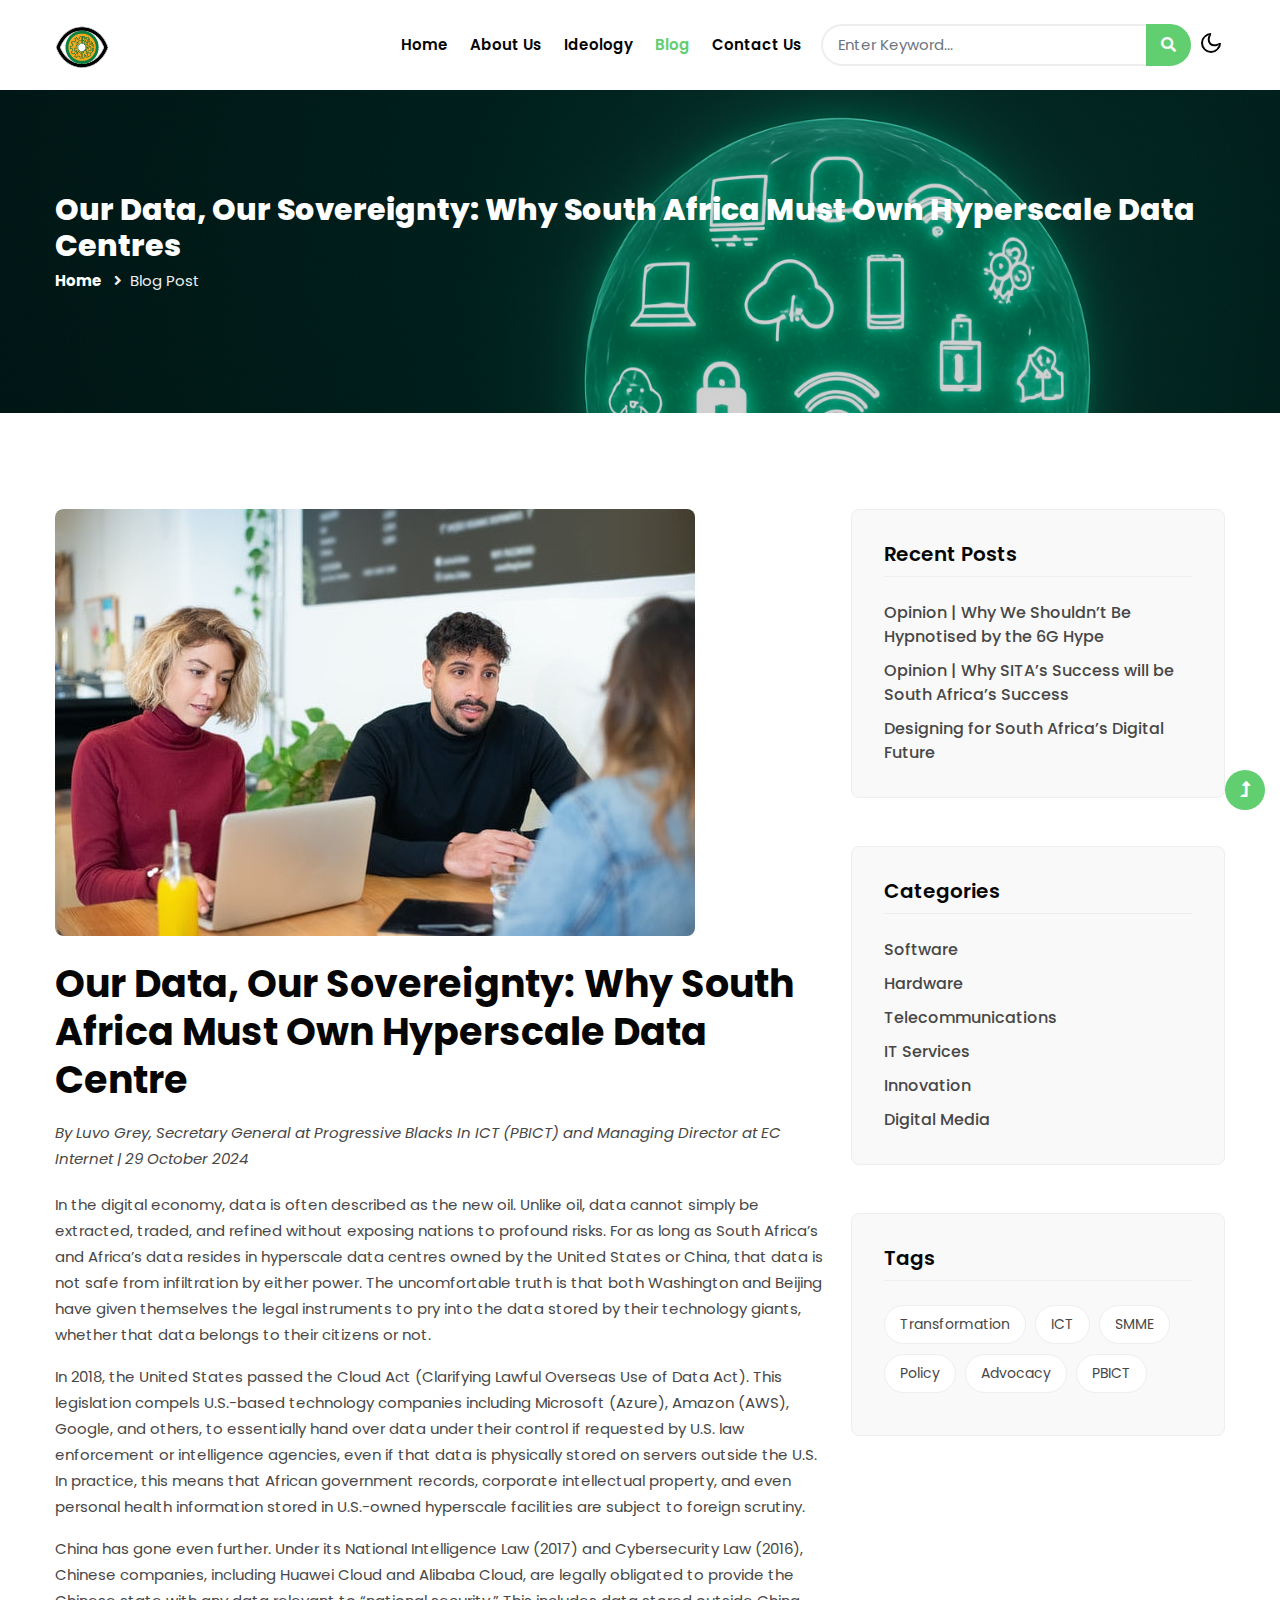
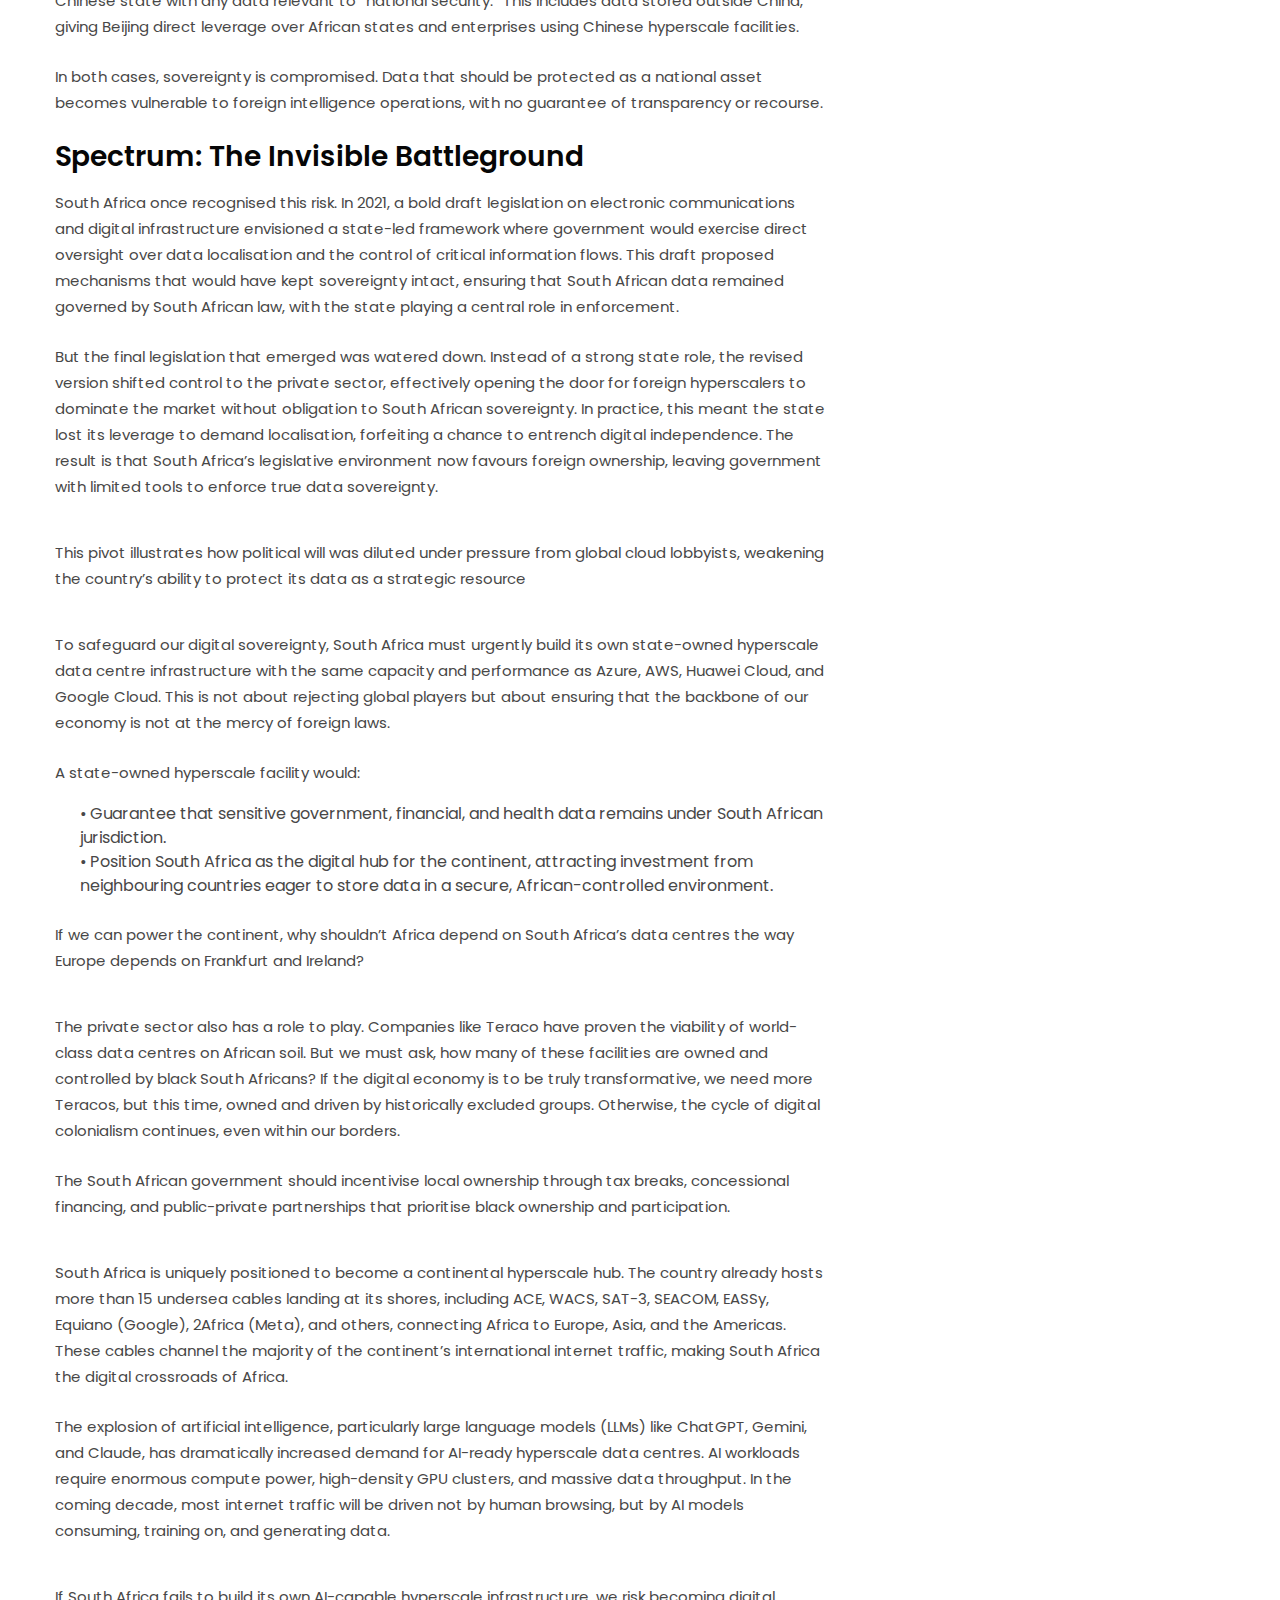
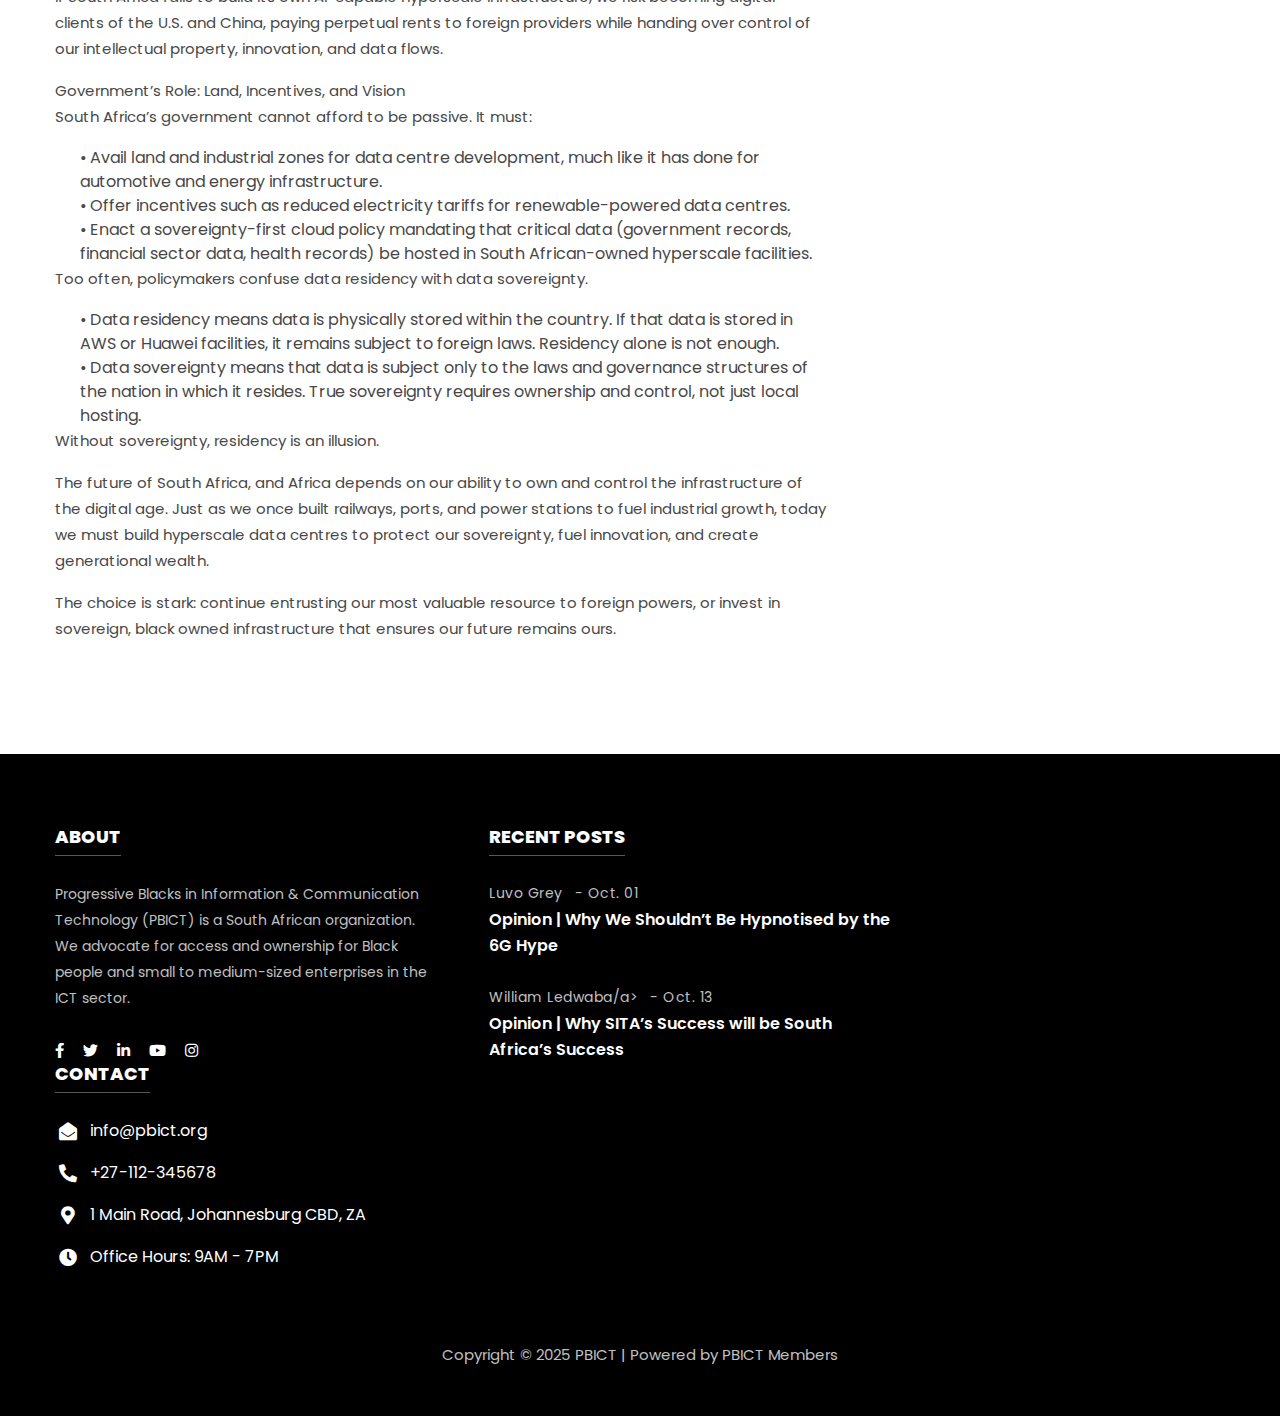
<file: assets/blog/blog-2.html>
<!--
Author: Linda Kenqa
-->
<!doctype html>
<html lang="en">

<head>
    <!-- Required meta tags -->
    <meta charset="utf-8">
    <meta name="viewport" content="width=device-width, initial-scale=1">
    <meta property="og:image" content="https://www.pbict.org/assets/images/blog2.jpg">
    <title>Our Data, Our Sovereignty: Why South Africa Must Own Hyperscale Data Centres</title>
    <!-- Google fonts -->
    <link href="//fonts.googleapis.com/css2?family=Poppins:wght@100;200;300;400;500;600;700;800;900&display=swap"
        rel="stylesheet">
    <!-- Template CSS Style link -->
    <link rel="stylesheet" href="../../assets/css/style-starter.css">
</head>

<body>
    <!-- header -->
    <header id="site-header" class="fixed-top">
        <div class="container">
            <nav class="navbar navbar-expand-lg navbar-light">
                <a class="navbar-brand" href="../../index.html">
                    <img src="../../assets/images/weblogo.png" alt="logo" class="img-fluid" />
                </a>
                <button class="navbar-toggler collapsed" type="button" data-bs-toggle="collapse"
                    data-bs-target="#navbarScroll" aria-controls="navbarScroll" aria-expanded="false"
                    aria-label="Toggle navigation">
                    <span class="navbar-toggler-icon fa icon-expand fa-bars"></span>
                    <span class="navbar-toggler-icon fa icon-close fa-times"></span>
                </button>
                <div class="collapse navbar-collapse" id="navbarScroll">
                    <ul class="navbar-nav ms-auto my-2 my-lg-0 navbar-nav-scroll">
                        <li class="nav-item">
                            <a class="nav-link" aria-current="page" href="../../index.html">Home</a>
                        </li>
                        <li class="nav-item">
                            <a class="nav-link" href="../../about.html">About Us</a>
                        </li>
                        <li class="nav-item">
                            <a class="nav-link" href="../../ideology.html">Ideology</a>
                        </li>
                        <li class="nav-item">
                            <a class="nav-link active" href="../../blog.html">Blog</a>
                        </li>
                        <li class="nav-item">
                            <a class="nav-link" href="../../contact.html">Contact Us</a>
                        </li>
                    </ul>
                    <form action="#search" method="GET" class="d-flex search-header ms-lg-2">
                        <input class="form-control" type="search" placeholder="Enter Keyword..." aria-label="Search"
                            required>
                        <button class="btn btn-style" type="submit"><i class="fas fa-search"></i></button>
                    </form>
                </div>
                <!-- toggle switch for light and dark theme -->
                <div class="cont-ser-position">
                    <nav class="navigation">
                        <div class="theme-switch-wrapper">
                            <label class="theme-switch" for="checkbox">
                                <input type="checkbox" id="checkbox">
                                <div class="mode-container">
                                    <i class="gg-sun"></i>
                                    <i class="gg-moon"></i>
                                </div>
                            </label>
                        </div>
                    </nav>
                </div>
                <!-- //toggle switch for light and dark theme -->
            </nav>
        </div>
    </header>
    <!-- //header -->

    <!-- inner banner -->
    <section class="inner-banner py-5">
        <div class="w3l-breadcrumb py-lg-5">
            <div class="container pt-5 pb-sm-4">
                <h4 class="inner-text-title font-weight-bold pt-sm-5 pt-4">Our Data, Our Sovereignty: 
                    Why South Africa Must Own Hyperscale Data Centres</h4>
                <ul class="breadcrumbs-custom-path">
                    <li><a href="../../index.html">Home</a></li>
                    <li class="active"><i class="fas fa-angle-right mx-2"></i>Blog Post</li>
                </ul>
            </div>
        </div>
    </section>
    <!-- //inner banner -->

    <!-- blog post section -->
    <section class="w3l-blog-post-main py-5">
        <div class="container py-lg-5 py-md-4 py-2">
            <div class="row">
                <div class="col-lg-8">
                    <div class="blog-post-content">
                        <div class="blog-post-image">
                            <img src="../../assets/images/blog2.jpg" class="img-fluid radius-image" alt="blog-post-image">
                        </div>
                        <div class="blog-post-info mt-4">
                            <h3 class="title-style mb-3">Our Data, Our Sovereignty: Why South Africa Must Own Hyperscale Data Centre </h3>
                            <p class="post-meta">
                                <em>By Luvo Grey, Secretary General at Progressive Blacks In ICT (PBICT) and Managing Director at 
                                EC Internet | 29 October 2024</em>
                            </p>
                            <p class="mb-3">In the digital economy, data is often described as the new oil. Unlike oil, data cannot simply 
                                be extracted, traded, and refined without exposing nations to profound risks. For as long as 
                                South Africa’s and Africa’s data resides in hyperscale data centres owned by the United 
                                States or China, that data is not safe from infiltration by either power. The uncomfortable 
                                truth is that both Washington and Beijing have given themselves the legal instruments to pry 
                                into the data stored by their technology giants, whether that data belongs to their citizens or 
                                not.
                            </p>
                            <p class="mb-3">In 2018, the United States passed the Cloud Act (Clarifying Lawful Overseas Use of Data 
                                Act). This legislation compels U.S.-based technology companies including Microsoft (Azure), 
                                Amazon (AWS), Google, and others, to essentially hand over data under their control if 
                                requested by U.S. law enforcement or intelligence agencies, even if that data is physically 
                                stored on servers outside the U.S. In practice, this means that African government records, 
                                corporate intellectual property, and even personal health information stored in U.S.-owned 
                                hyperscale facilities are subject to foreign scrutiny.
                            </p>
                            <p>China has gone even further. Under its National Intelligence Law (2017) and Cybersecurity 
                                Law (2016), Chinese companies, including Huawei Cloud and Alibaba Cloud, are legally 
                                obligated to provide the Chinese state with any data relevant to “national security.” This 
                                includes data stored outside China, giving Beijing direct leverage over African states and 
                                enterprises using Chinese hyperscale facilities.
                            </p>
                            <br>
                            <p class="mb-3">In both cases, sovereignty is compromised. Data that should be protected as a national 
                                asset becomes vulnerable to foreign intelligence operations, with no guarantee of 
                                transparency or recourse.
                            </p>
                            <h4 class="title-style-2 mt-4 mb-3">Spectrum: The Invisible Battleground </h4>
                            <p>South Africa once recognised this risk. In 2021, a bold draft legislation on electronic 
                                communications and digital infrastructure envisioned a state-led framework where 
                                government would exercise direct oversight over data localisation and the control of critical 
                                information flows. This draft proposed mechanisms that would have kept sovereignty intact, 
                                ensuring that South African data remained governed by South African law, with the state 
                                playing a central role in enforcement.
                            </p>
                            <br>
                            <p class="mb-3">But the final legislation that emerged was watered down. Instead of a strong state role, the 
                                revised version shifted control to the private sector, effectively opening the door for foreign 
                                hyperscalers to dominate the market without obligation to South African sovereignty. In 
                                practice, this meant the state lost its leverage to demand localisation, forfeiting a chance to 
                                entrench digital independence. The result is that South Africa’s legislative environment now 
                                favours foreign ownership, leaving government with limited tools to enforce true data 
                                sovereignty. </p>
                            <br>
                            <p class="mb-3">This pivot illustrates how political will was diluted under pressure from global cloud lobbyists, 
                                weakening the country’s ability to protect its data as a strategic resource</p>
                            <br>
                            <p>To safeguard our digital sovereignty, South Africa must urgently build its own state-owned 
                                hyperscale data centre infrastructure with the same capacity and performance as Azure, 
                                AWS, Huawei Cloud, and Google Cloud. This is not about rejecting global players but about 
                                ensuring that the backbone of our economy is not at the mercy of foreign laws.
                            </p>
                            <br>
                            <p class="mb-3">A state-owned hyperscale facility would:
                            </p>
                            <ul class="article-list">
                                <li>• Guarantee that sensitive government, financial, and health data remains under South 
                                    African jurisdiction.</li>
                                <li>• Position South Africa as the digital hub for the continent, attracting investment from 
                                    neighbouring countries eager to store data in a secure, African-controlled 
                                    environment. </li>
                            </ul>
                            <br>
                            <p class="mb-3">If we can power the continent, why shouldn’t Africa depend on South Africa’s data centres 
                                the way Europe depends on Frankfurt and Ireland? </p>
                            <br>
                            <p>The private sector also has a role to play. Companies like Teraco have proven the viability of 
                                world-class data centres on African soil. But we must ask, how many of these facilities are 
                                owned and controlled by black South Africans? If the digital economy is to be truly 
                                transformative, we need more Teracos, but this time, owned and driven by historically 
                                excluded groups. Otherwise, the cycle of digital colonialism continues, even within our 
                                borders. 
                            </p>
                            <br>
                            <p class="mb-3">The South African government should incentivise local ownership through tax breaks, 
                                concessional financing, and public-private partnerships that prioritise black ownership and 
                                participation.</p>
                            <br>
                            <p>South Africa is uniquely positioned to become a continental hyperscale hub. The country 
                                already hosts more than 15 undersea cables landing at its shores, including ACE, WACS, 
                                SAT-3, SEACOM, EASSy, Equiano (Google), 2Africa (Meta), and others, connecting Africa 
                                to Europe, Asia, and the Americas. These cables channel the majority of the continent’s 
                                international internet traffic, making South Africa the digital crossroads of Africa. 
                            </p>
                            <br>
                            <p class="mb-3">The explosion of artificial intelligence, particularly large language models (LLMs) like 
                                ChatGPT, Gemini, and Claude, has dramatically increased demand for AI-ready hyperscale 
                                data centres. AI workloads require enormous compute power, high-density GPU clusters, 
                                and massive data throughput. In the coming decade, most internet traffic will be driven not 
                                by human browsing, but by AI models consuming, training on, and generating data. </p>
                                <br>
                            <p class="mb-3">If South Africa fails to build its own AI-capable hyperscale infrastructure, we risk becoming 
                                digital clients of the U.S. and China, paying perpetual rents to foreign providers while 
                                handing over control of our intellectual property, innovation, and data flows.
                            </p>
                            <p>Government’s Role: Land, Incentives, and Vision
                            </p>
                            <p class="mb-3">South Africa’s government cannot afford to be passive. It must:</p>
                            <ul class="article-list">
                                <li>• Avail land and industrial zones for data centre development, much like it has done for 
                                automotive and energy infrastructure.</li>
                                <li>• Offer incentives such as reduced electricity tariffs for renewable-powered data 
                                centres.</li>
                                <li>• Enact a sovereignty-first cloud policy mandating that critical data (government 
                                records, financial sector data, health records) be hosted in South African-owned 
                                hyperscale facilities.</li>
                            </ul>
                            <p class="mb-3">Too often, policymakers confuse data residency with data sovereignty.</p>
                            <ul class="article-list">
                                <li>• Data residency means data is physically stored within the country. If that data is 
                                stored in AWS or Huawei facilities, it remains subject to foreign laws. Residency 
                                alone is not enough.</li>
                                <li>• Data sovereignty means that data is subject only to the laws and governance 
                                structures of the nation in which it resides. True sovereignty requires ownership and 
                                control, not just local hosting.</li>
                            </ul>
                            <p class="mb-3">Without sovereignty, residency is an illusion.</p>
                            <p class="mb-3">The future of South Africa, and Africa depends on our ability to own and control the 
                                infrastructure of the digital age. Just as we once built railways, ports, and power stations to 
                                fuel industrial growth, today we must build hyperscale data centres to protect our 
                                sovereignty, fuel innovation, and create generational wealth.</p>
                            <p class="mb-3">The choice is stark: continue entrusting our most valuable resource to foreign powers, or 
                                invest in sovereign, black owned infrastructure that ensures our future remains ours. </p>
                        </div>
                    </div>
                </div>
                <div class="col-lg-4 mt-lg-0 mt-5">
                    <aside class="sidebar">
                        <div class="sidebar-widget">
                            <h4 class="sidebar-title">Recent Posts</h4>
                            <ul class="sidebar-posts">
                                <li><a href="/assets/blog/blog-1.html">Opinion | Why We Shouldn’t Be Hypnotised by the 6G Hype</a></li>
                                <li><a href="/assets/blog/blog-4.html">Opinion | Why SITA’s Success will be South Africa’s Success</a></li>
                                <li><a href="/assets/blog/blog-3.html">Designing for South Africa’s Digital Future</a></li>
                            </ul>
                        </div>
                        <div class="sidebar-widget mt-5">
                            <h4 class="sidebar-title">Categories</h4>
                            <ul class="sidebar-categories">
                                <li><a href="#category">Software</a></li>
                                <li><a href="#category">Hardware</a></li>
                                <li><a href="#category">Telecommunications</a></li>
                                <li><a href="#category">IT Services</a></li>
                                <li><a href="#category">Innovation</a></li>
                                <li><a href="#category">Digital Media</a></li>
                            </ul>
                        </div>
                        <div class="sidebar-widget mt-5">
                            <h4 class="sidebar-title">Tags</h4>
                            <div class="sidebar-tags">
                                <a href="#tag">Transformation</a>
                                <a href="#tag">ICT</a>
                                <a href="#tag">SMME</a>
                                <a href="#tag">Policy</a>
                                <a href="#tag">Advocacy</a>
                                <a href="#tag">PBICT</a>
                            </div>
                        </div>
                    </aside>
                </div>
            </div>
        </div>
    </section>
    <!-- //blog post section -->

    <!-- footer -->
    <footer class="w3l-footer py-5">
        <div class="container pt-4">
            <div class="row">
                <div class="col-lg-4 sub-one-left">
                    <h6>About </h6>
                    <p>Progressive Blacks in Information & Communication Technology (PBICT)
                        is a South African organization. We advocate for access and ownership
                        for Black people and small to medium-sized enterprises in the ICT sector.
                    </p>
                    <ul class="social mt-4 pt-lg-1">
                        <li><a href="https://www.facebook.com/wearepbict"><span class="fab fa-facebook-f"></span></a></li>
                        <li><a href="https://www.twitter.com/wearepbict"><span class="fab fa-twitter"></span></a></li>
                        <li><a href="https://www.linkedin.com/in/wearepbict"><span class="fab fa-linkedin-in"></span></a></li>
                        <li><a href="https://www.youtube.com/@wearepbict"><span class="fab fa-youtube"></span></a></li>
                        <li><a href="https://www.instagram.com/wearepbict"><span class="fab fa-instagram"></span></a></li>
                    </ul>
                </div>
                <div class="col-lg-5 col-md-6 mt-lg-0 mt-5 px-lg-5 sub-two-right">
                    <h6>Recent Posts</h6>
                    <div class="footer-post">
                        <ul>
                            <li><a href="#post">Luvo Grey</a></li>
                            <li class="mx-2"><a href="/assets/blog/blog-1.html">- Oct. 01 </a></li>
                        </ul>
                        <p class="post-footer"><a href="#post">Opinion | Why We Shouldn’t Be Hypnotised by the 6G Hype</a></p>
                    </div>
                    <div class="footer-post mt-4">
                        <ul>
                            <li><a href="#post">William Ledwaba/a></li>
                            <li class="mx-2"><a href="/assets/blog/blog-4.html">- Oct. 13 </a></li>
                        </ul>
                        <p class="post-footer"><a href="/assets/blog/blog-4.html">Opinion | Why SITA’s Success will be South Africa’s Success</a>
                        </p>
                    </div>
                </div>
                <div class="col-lg-3 col-md-6 mt-lg-0 mt-5 sub-one-left">
                    <h6>Contact </h6>
                    <div class="column2">
                        <div class="href1"><span class="fas fa-envelope-open"></span><a
                                href="mailto:info@pbict.org">info@pbict.org</a>
                        </div>
                        <div class="href2 my-3"><span class="fas fa-phone-alt"></span><a
                                href="tel:+27-112-345678">+27-112-345678</a>
                        </div>
                        <div>
                            <p class="contact-para mb-3"><span class="fas fa-map-marker-alt"></span>1 Main Road, Johannesburg CBD, ZA</p>
                        </div>
                        <div>
                            <p class="contact-para"><span class="fas fa-clock"></span>Office Hours: 9AM - 7PM</p>
                        </div>
                    </div>
                </div>
            </div>
            <div class="copyright-footer text-center mt-5 pt-sm-4 pt-2">
                <p>Copyright © 2025 PBICT | Powered by PBICT Members</a>
                </p>
            </div>
        </div>
    </footer>
    <!-- //footer -->

    <!-- Js scripts -->
    <!-- move top -->
    <button onclick="topFunction()" id="movetop" title="Go to top">
        <span class="fas fa-level-up-alt" aria-hidden="true"></span>
    </button>
    <script>
        // When the user scrolls down 20px from the top of the document, show the button
        window.onscroll = function () {
            scrollFunction()
        };

        function scrollFunction() {
            if (document.body.scrollTop > 20 || document.documentElement.scrollTop > 20) {
                document.getElementById("movetop").style.display = "block";
            } else {
                document.getElementById("movetop").style.display = "none";
            }
        }

        // When the user clicks on the button, scroll to the top of the document
        function topFunction() {
            document.body.scrollTop = 0;
            document.documentElement.scrollTop = 0;
        }
    </script>
    <!-- //move top -->

    <!-- common jquery plugin -->
    <script src="../../assets/js/jquery-3.3.1.min.js"></script>
    <!-- //common jquery plugin -->

    <!-- theme switch js (light and dark)-->
    <script src="../../assets/js/theme-change.js"></script>
    <!-- //theme switch js (light and dark)-->

    <!-- MENU-JS -->
    <script>
        $(window).on("scroll", function () {
            var scroll = $(window).scrollTop();

            if (scroll >= 80) {
                $("#site-header").addClass("nav-fixed");
            } else {
                $("#site-header").removeClass("nav-fixed");
            }
        });

        //Main navigation Active Class Add Remove
        $(".navbar-toggler").on("click", function () {
            $("header").toggleClass("active");
        });
        $(document).on("ready", function () {
            if ($(window).width() > 991) {
                $("header").removeClass("active");
            }
            $(window).on("resize", function () {
                if ($(window).width() > 991) {
                    $("header").removeClass("active");
                }
            });
        });
    </script>
    <!-- //MENU-JS -->

    <!-- disable body scroll which navbar is in active -->
    <script>
        $(function () {
            $('.navbar-toggler').click(function () {
                $('body').toggleClass('noscroll');
            })
        });
    </script>
    <!-- //disable body scroll which navbar is in active -->

    <!-- bootstrap -->
    <script src="../../assets/js/bootstrap.min.js"></script>
    <!-- //bootstrap -->
    <!-- //Js scripts -->
</body>

</html>
</file>
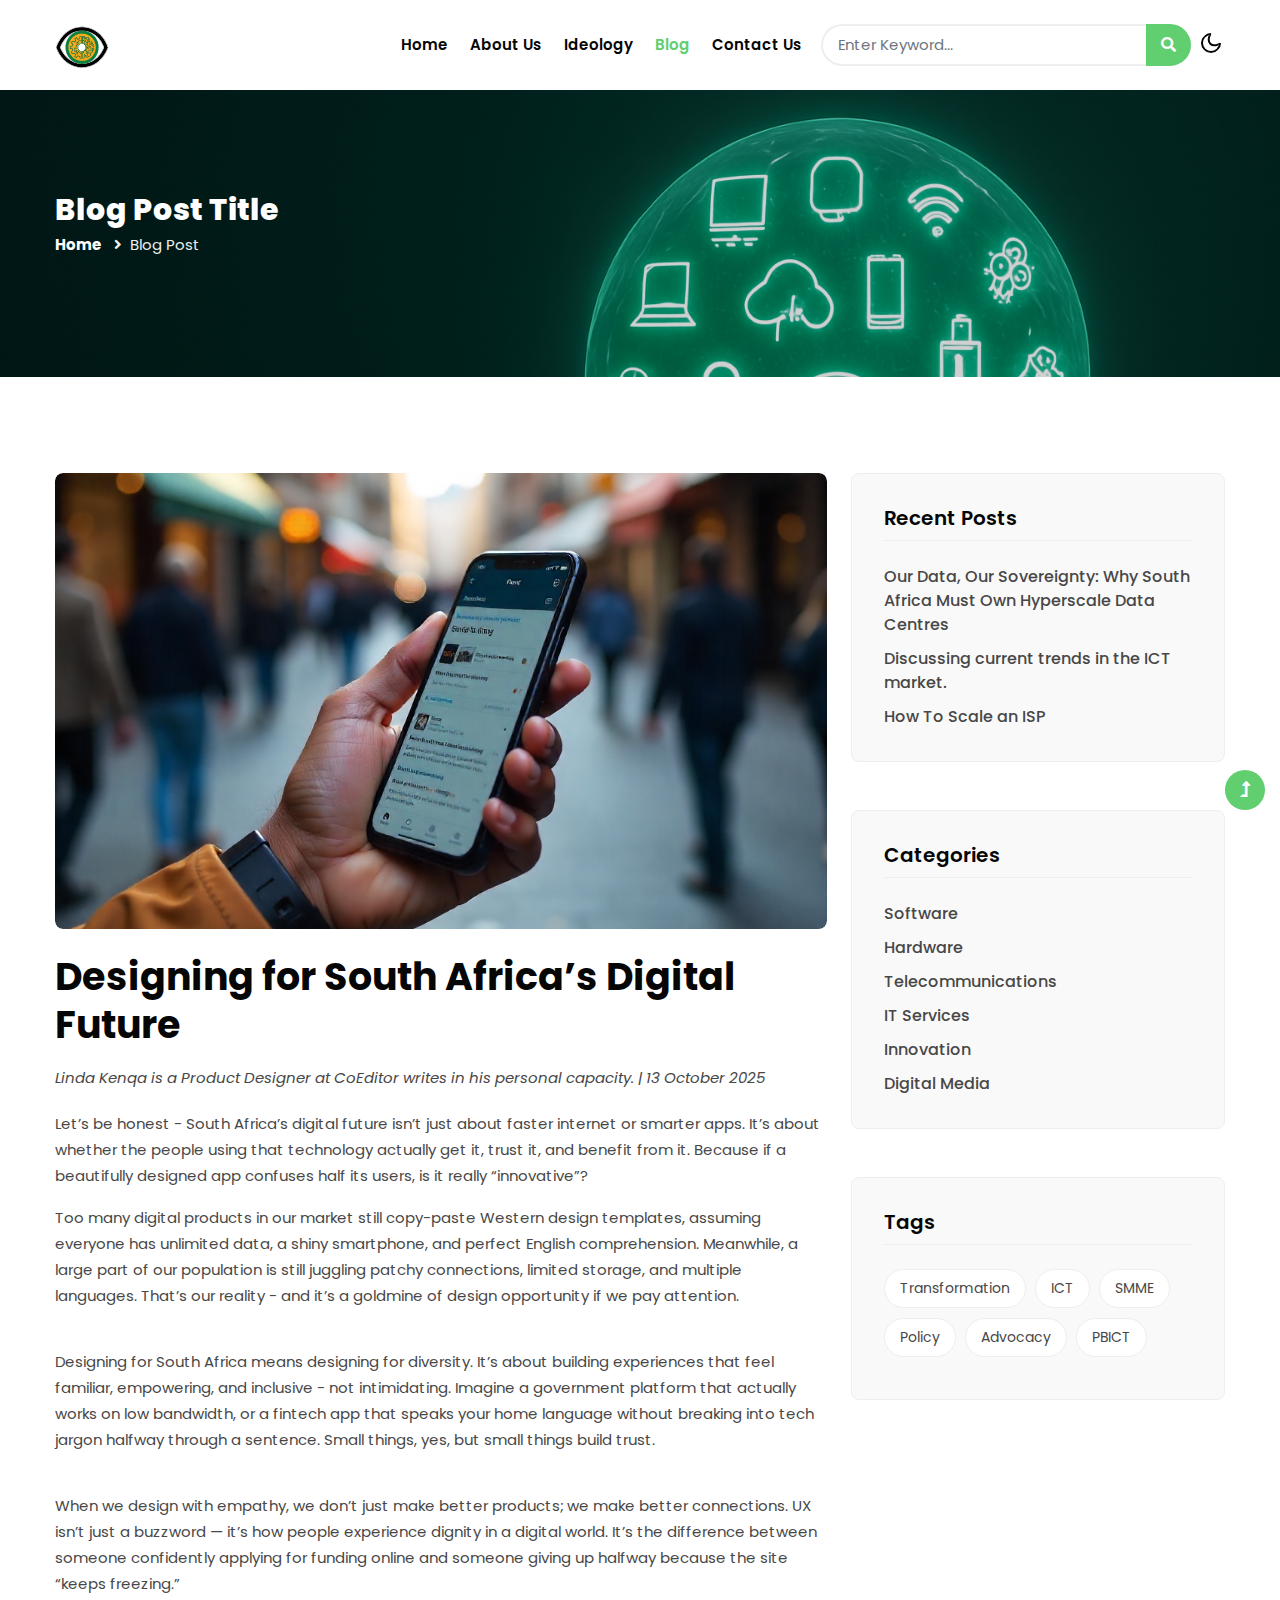
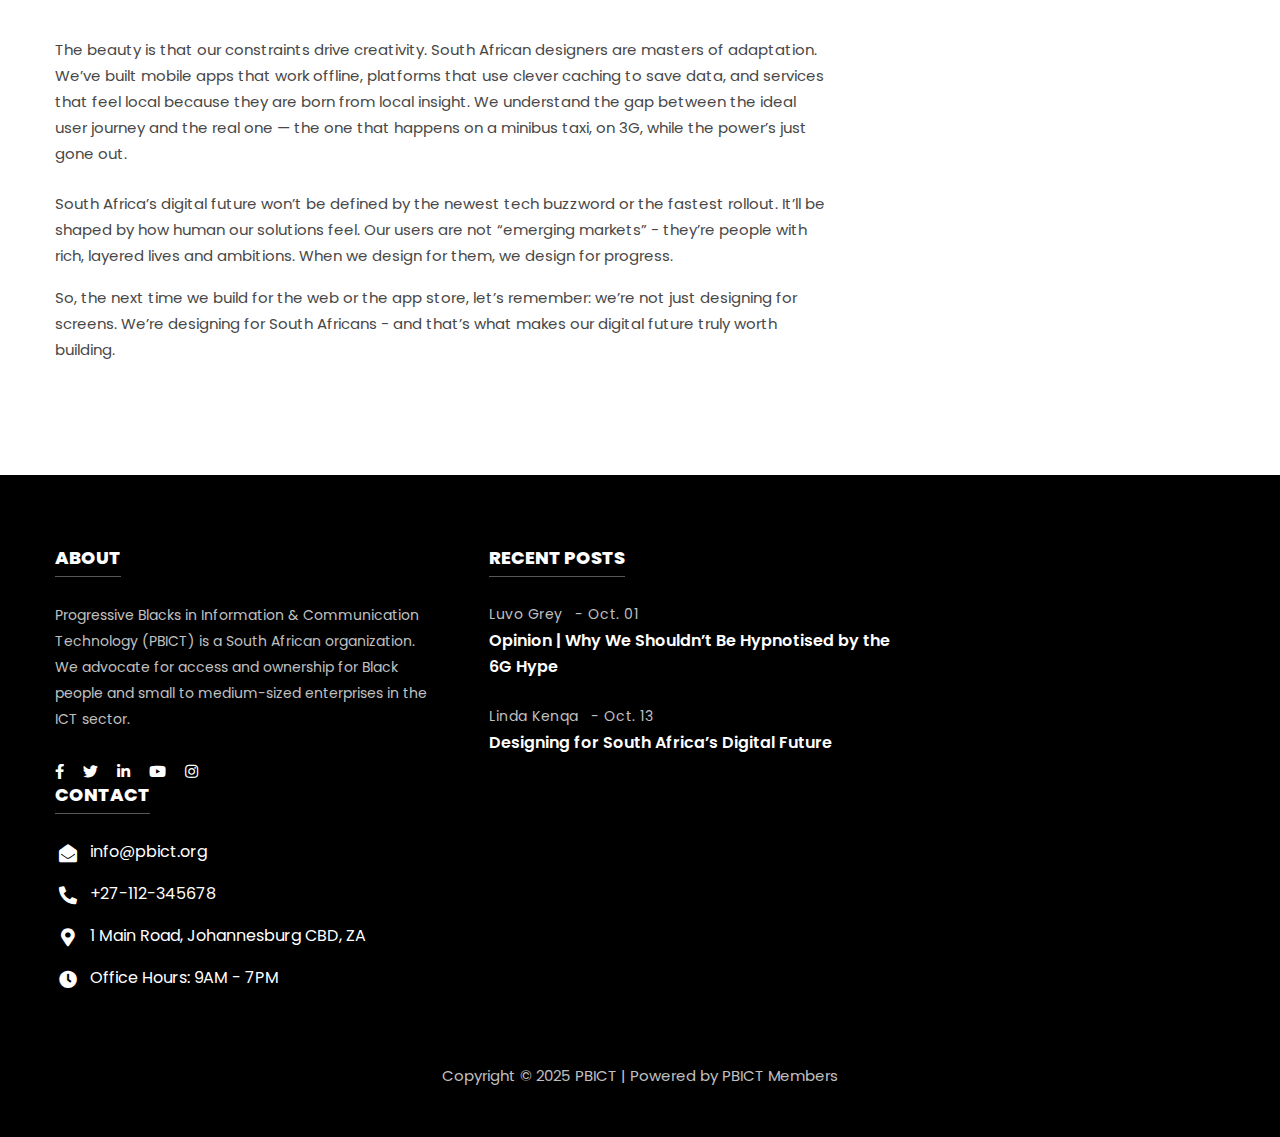
<file: assets/blog/blog-3.html>
<!--
Author: Linda Kenqa
-->
<!doctype html>
<html lang="en">

<head>
    <!-- Required meta tags -->
    <meta charset="utf-8">
    <meta name="viewport" content="width=device-width, initial-scale=1">
    <meta property="og:image" content="https://www.pbict.org/assets/images/blog3.png">
    <title>Designing for South Africa’s Digital Future</title>
    <!-- Google fonts -->
    <link href="//fonts.googleapis.com/css2?family=Poppins:wght@100;200;300;400;500;600;700;800;900&display=swap"
        rel="stylesheet">
    <!-- Template CSS Style link -->
    <link rel="stylesheet" href="../../assets/css/style-starter.css">
</head>

<body>
    <!-- header -->
    <header id="site-header" class="fixed-top">
        <div class="container">
            <nav class="navbar navbar-expand-lg navbar-light">
                <a class="navbar-brand" href="../../index.html">
                    <img src="../../assets/images/weblogo.png" alt="logo" class="img-fluid" />
                </a>
                <button class="navbar-toggler collapsed" type="button" data-bs-toggle="collapse"
                    data-bs-target="#navbarScroll" aria-controls="navbarScroll" aria-expanded="false"
                    aria-label="Toggle navigation">
                    <span class="navbar-toggler-icon fa icon-expand fa-bars"></span>
                    <span class="navbar-toggler-icon fa icon-close fa-times"></span>
                </button>
                <div class="collapse navbar-collapse" id="navbarScroll">
                    <ul class="navbar-nav ms-auto my-2 my-lg-0 navbar-nav-scroll">
                        <li class="nav-item">
                            <a class="nav-link" aria-current="page" href="../../index.html">Home</a>
                        </li>
                        <li class="nav-item">
                            <a class="nav-link" href="../../about.html">About Us</a>
                        </li>
                        <li class="nav-item">
                            <a class="nav-link" href="../../ideology.html">Ideology</a>
                        </li>
                        <li class="nav-item">
                            <a class="nav-link active" href="../../blog.html">Blog</a>
                        </li>
                        <li class="nav-item">
                            <a class="nav-link" href="../../contact.html">Contact Us</a>
                        </li>
                    </ul>
                    <form action="#search" method="GET" class="d-flex search-header ms-lg-2">
                        <input class="form-control" type="search" placeholder="Enter Keyword..." aria-label="Search"
                            required>
                        <button class="btn btn-style" type="submit"><i class="fas fa-search"></i></button>
                    </form>
                </div>
                <!-- toggle switch for light and dark theme -->
                <div class="cont-ser-position">
                    <nav class="navigation">
                        <div class="theme-switch-wrapper">
                            <label class="theme-switch" for="checkbox">
                                <input type="checkbox" id="checkbox">
                                <div class="mode-container">
                                    <i class="gg-sun"></i>
                                    <i class="gg-moon"></i>
                                </div>
                            </label>
                        </div>
                    </nav>
                </div>
                <!-- //toggle switch for light and dark theme -->
            </nav>
        </div>
    </header>
    <!-- //header -->

    <!-- inner banner -->
    <section class="inner-banner py-5">
        <div class="w3l-breadcrumb py-lg-5">
            <div class="container pt-5 pb-sm-4">
                <h4 class="inner-text-title font-weight-bold pt-sm-5 pt-4">Blog Post Title</h4>
                <ul class="breadcrumbs-custom-path">
                    <li><a href="../../index.html">Home</a></li>
                    <li class="active"><i class="fas fa-angle-right mx-2"></i>Blog Post</li>
                </ul>
            </div>
        </div>
    </section>
    <!-- //inner banner -->

    <!-- blog post section -->
    <section class="w3l-blog-post-main py-5">
        <div class="container py-lg-5 py-md-4 py-2">
            <div class="row">
                <div class="col-lg-8">
                    <div class="blog-post-content">
                        <div class="blog-post-image">
                            <img src="../../assets/images/blog3.png" class="img-fluid radius-image" alt="blog-post-image">
                        </div>
                        <div class="blog-post-info mt-4">
                            <h3 class="title-style mb-3">Designing for South Africa’s Digital Future</h3>
                            <p class="post-meta">
                                <em>Linda Kenqa is a Product Designer at CoEditor writes in his personal capacity. | 13 October 2025</em>
                            </p>
                            <p class="mb-3">Let’s be honest - South Africa’s digital future isn’t just about faster internet or smarter apps. 
                                It’s about whether the people using that technology actually get it, trust it, and benefit from it.
                                 Because if a beautifully designed app confuses half its users, is it really “innovative”?
                            </p>
                            <p class="mb-3">Too many digital products in our market still copy-paste Western design templates, 
                                assuming everyone has unlimited data, a shiny smartphone, and perfect English comprehension. 
                                Meanwhile, a large part of our population is still juggling patchy connections, limited storage, 
                                and multiple languages. That’s our reality - and it’s a goldmine of design opportunity if we pay attention.
                            </p>
                            <br>
                            <p class="mb-3">Designing for South Africa means designing for diversity.
                                 It’s about building experiences that feel familiar, empowering, and inclusive - not intimidating.
                                  Imagine a government platform that actually works on low bandwidth,
                                   or a fintech app that speaks your home language without breaking into tech jargon halfway 
                                   through a sentence. Small things, yes, but small things build trust.
                            </p>
                            <br>
                            <p class="mb-3">When we design with empathy, we don’t just make better products; we make better connections. 
                                UX isn’t just a buzzword — it’s how people experience dignity in a digital world. 
                                It’s the difference between someone confidently applying for funding online and someone giving up halfway
                                 because the site “keeps freezing.”
                            </p>
                            <br>
                            <p>The beauty is that our constraints drive creativity. South African designers are masters of adaptation. 
                                We’ve built mobile apps that work offline, platforms that use clever caching to save data, and services 
                                that feel local because they are born from local insight. 
                                We understand the gap between the ideal user journey and the real one — the one that happens on a minibus
                                 taxi, on 3G, while the power’s just gone out.
                            </p>
                            <br>
                            <p class="mb-3">South Africa’s digital future won’t be defined by the newest tech buzzword or the fastest rollout.
                                 It’ll be shaped by how human our solutions feel. 
                                 Our users are not “emerging markets” - they’re people with rich, layered lives and ambitions. 
                                 When we design for them, we design for progress.
                            <br>
                            <p class="mb-3">So, the next time we build for the web or the app store, 
                                let’s remember: we’re not just designing for screens. 
                                We’re designing for South Africans - and that’s what makes our digital future truly worth building.
                            </p>
                        </div>
                    </div>
                </div>
                <div class="col-lg-4 mt-lg-0 mt-5">
                    <aside class="sidebar">
                        <div class="sidebar-widget">
                            <h4 class="sidebar-title">Recent Posts</h4>
                            <ul class="sidebar-posts">
                                <li><a href="#post1">Our Data, Our Sovereignty: Why South Africa Must Own Hyperscale Data Centres</a></li>
                                <li><a href="#post2">Discussing current trends in the ICT market.</a></li>
                                <li><a href="#post3">How To Scale an ISP</a></li>
                            </ul>
                        </div>
                        <div class="sidebar-widget mt-5">
                            <h4 class="sidebar-title">Categories</h4>
                            <ul class="sidebar-categories">
                                <li><a href="#category">Software</a></li>
                                <li><a href="#category">Hardware</a></li>
                                <li><a href="#category">Telecommunications</a></li>
                                <li><a href="#category">IT Services</a></li>
                                <li><a href="#category">Innovation</a></li>
                                <li><a href="#category">Digital Media</a></li>
                            </ul>
                        </div>
                        <div class="sidebar-widget mt-5">
                            <h4 class="sidebar-title">Tags</h4>
                            <div class="sidebar-tags">
                                <a href="#tag">Transformation</a>
                                <a href="#tag">ICT</a>
                                <a href="#tag">SMME</a>
                                <a href="#tag">Policy</a>
                                <a href="#tag">Advocacy</a>
                                <a href="#tag">PBICT</a>
                            </div>
                        </div>
                    </aside>
                </div>
            </div>
        </div>
    </section>
    <!-- //blog post section -->

    <!-- footer -->
    <footer class="w3l-footer py-5">
        <div class="container pt-4">
            <div class="row">
                <div class="col-lg-4 sub-one-left">
                    <h6>About </h6>
                    <p>Progressive Blacks in Information & Communication Technology (PBICT)
                        is a South African organization. We advocate for access and ownership
                        for Black people and small to medium-sized enterprises in the ICT sector.
                    </p>
                    <ul class="social mt-4 pt-lg-1">
                        <li><a href="https://www.facebook.com/wearepbict"><span class="fab fa-facebook-f"></span></a></li>
                        <li><a href="https://www.twitter.com/wearepbict"><span class="fab fa-twitter"></span></a></li>
                        <li><a href="https://www.linkedin.com/in/wearepbict"><span class="fab fa-linkedin-in"></span></a></li>
                        <li><a href="https://www.youtube.com/@wearepbict"><span class="fab fa-youtube"></span></a></li>
                        <li><a href="https://www.instagram.com/wearepbict"><span class="fab fa-instagram"></span></a></li>
                    </ul>
                </div>
                <div class="col-lg-5 col-md-6 mt-lg-0 mt-5 px-lg-5 sub-two-right">
                    <h6>Recent Posts</h6>
                    <div class="footer-post">
                        <ul>
                            <li><a href="#post">Luvo Grey</a></li>
                            <li class="mx-2"><a href="/assets/blog/blog-1.html">- Oct. 01 </a></li>
                        </ul>
                        <p class="post-footer"><a href="#post">Opinion | Why We Shouldn’t Be Hypnotised by the 6G Hype</a></p>
                    </div>
                    <div class="footer-post mt-4">
                        <ul>
                            <li><a href="#post">Linda Kenqa</a></li>
                            <li class="mx-2"><a href="/assets/blog/blog-3.html">- Oct. 13 </a></li>
                        </ul>
                        <p class="post-footer"><a href="/assets/blog/blog-3.html">Designing for South Africa’s Digital Future</a>
                        </p>
                    </div>
                </div>
                <div class="col-lg-3 col-md-6 mt-lg-0 mt-5 sub-one-left">
                    <h6>Contact </h6>
                    <div class="column2">
                        <div class="href1"><span class="fas fa-envelope-open"></span><a
                                href="mailto:info@pbict.org">info@pbict.org</a>
                        </div>
                        <div class="href2 my-3"><span class="fas fa-phone-alt"></span><a
                                href="tel:+27-112-345678">+27-112-345678</a>
                        </div>
                        <div>
                            <p class="contact-para mb-3"><span class="fas fa-map-marker-alt"></span>1 Main Road, Johannesburg CBD, ZA</p>
                        </div>
                        <div>
                            <p class="contact-para"><span class="fas fa-clock"></span>Office Hours: 9AM - 7PM</p>
                        </div>
                    </div>
                </div>
            </div>
            <div class="copyright-footer text-center mt-5 pt-sm-4 pt-2">
                <p>Copyright © 2025 PBICT | Powered by PBICT Members</a>
                </p>
            </div>
        </div>
    </footer>
    <!-- //footer -->

    <!-- Js scripts -->
    <!-- move top -->
    <button onclick="topFunction()" id="movetop" title="Go to top">
        <span class="fas fa-level-up-alt" aria-hidden="true"></span>
    </button>
    <script>
        // When the user scrolls down 20px from the top of the document, show the button
        window.onscroll = function () {
            scrollFunction()
        };

        function scrollFunction() {
            if (document.body.scrollTop > 20 || document.documentElement.scrollTop > 20) {
                document.getElementById("movetop").style.display = "block";
            } else {
                document.getElementById("movetop").style.display = "none";
            }
        }

        // When the user clicks on the button, scroll to the top of the document
        function topFunction() {
            document.body.scrollTop = 0;
            document.documentElement.scrollTop = 0;
        }
    </script>
    <!-- //move top -->

    <!-- common jquery plugin -->
    <script src="../../assets/js/jquery-3.3.1.min.js"></script>
    <!-- //common jquery plugin -->

    <!-- theme switch js (light and dark)-->
    <script src="../../assets/js/theme-change.js"></script>
    <!-- //theme switch js (light and dark)-->

    <!-- MENU-JS -->
    <script>
        $(window).on("scroll", function () {
            var scroll = $(window).scrollTop();

            if (scroll >= 80) {
                $("#site-header").addClass("nav-fixed");
            } else {
                $("#site-header").removeClass("nav-fixed");
            }
        });

        //Main navigation Active Class Add Remove
        $(".navbar-toggler").on("click", function () {
            $("header").toggleClass("active");
        });
        $(document).on("ready", function () {
            if ($(window).width() > 991) {
                $("header").removeClass("active");
            }
            $(window).on("resize", function () {
                if ($(window).width() > 991) {
                    $("header").removeClass("active");
                }
            });
        });
    </script>
    <!-- //MENU-JS -->

    <!-- disable body scroll which navbar is in active -->
    <script>
        $(function () {
            $('.navbar-toggler').click(function () {
                $('body').toggleClass('noscroll');
            })
        });
    </script>
    <!-- //disable body scroll which navbar is in active -->

    <!-- bootstrap -->
    <script src="../../assets/js/bootstrap.min.js"></script>
    <!-- //bootstrap -->
    <!-- //Js scripts -->
</body>

</html>
</file>
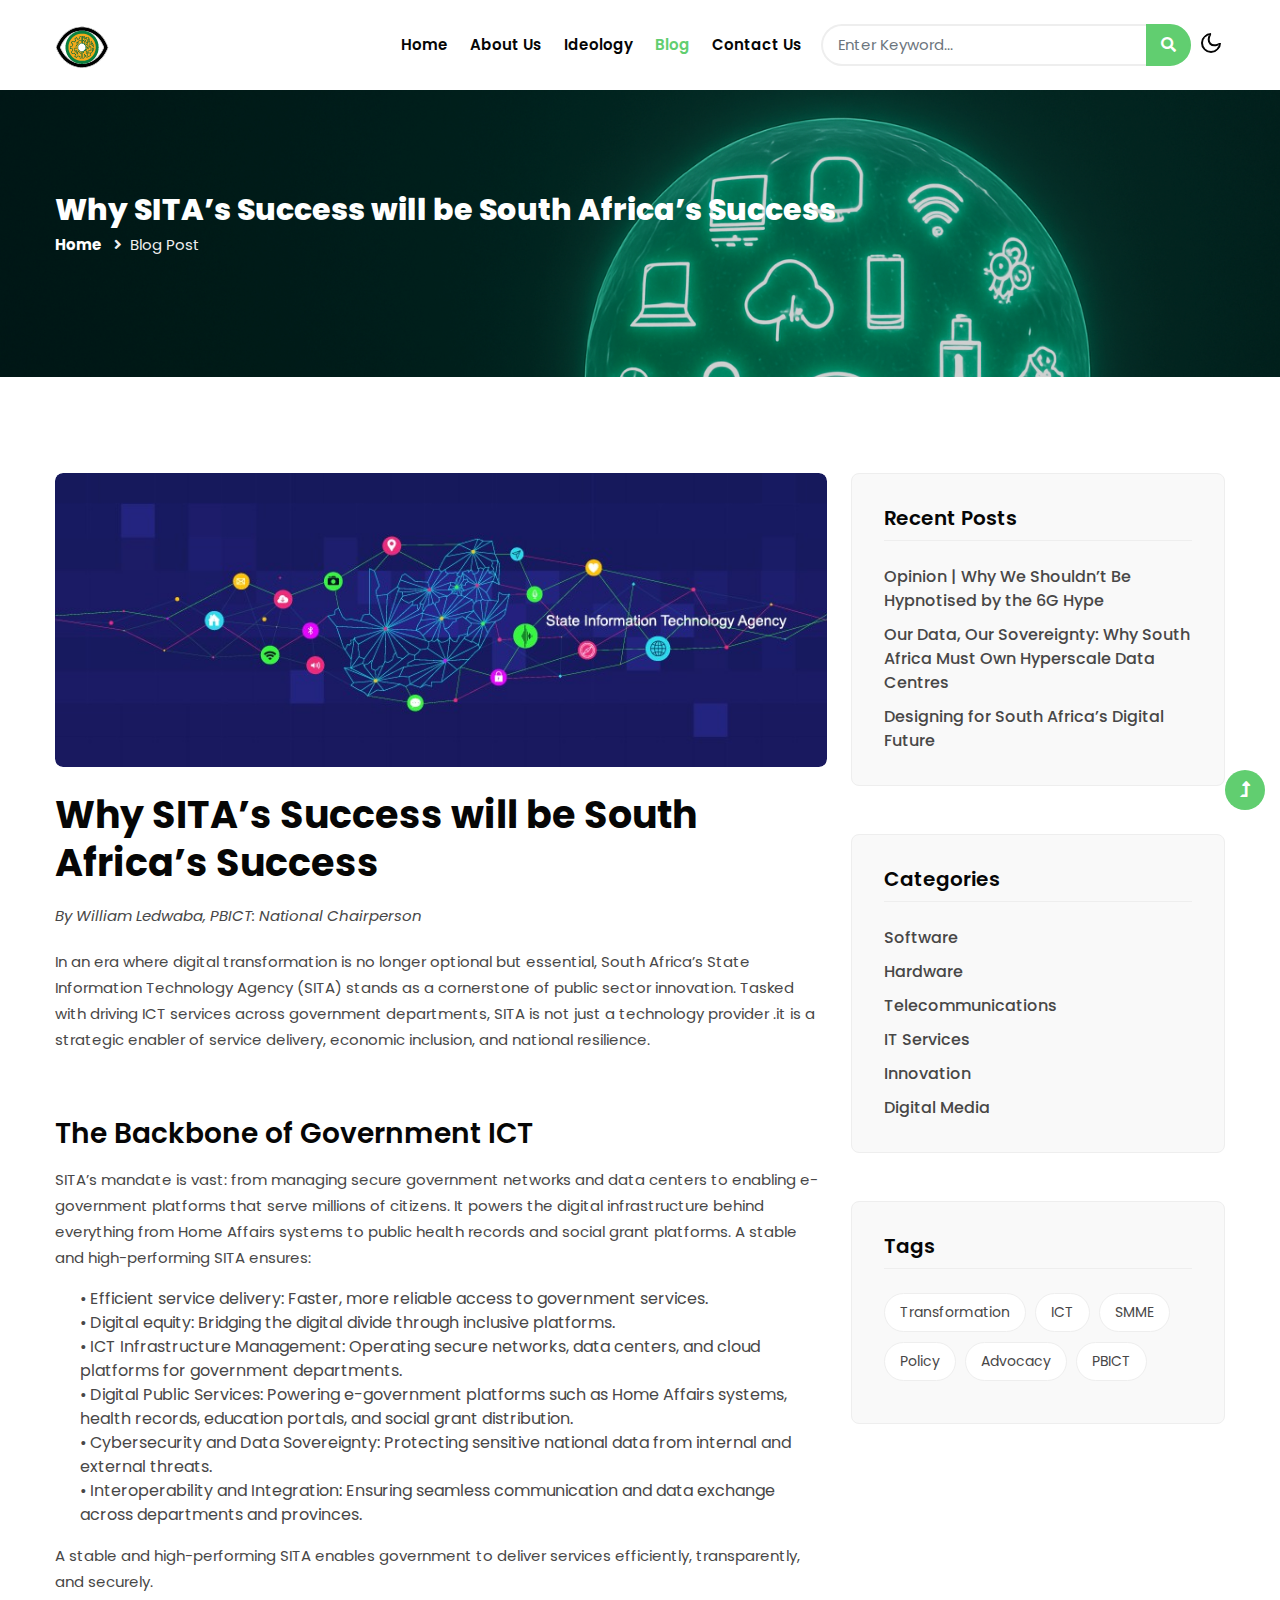
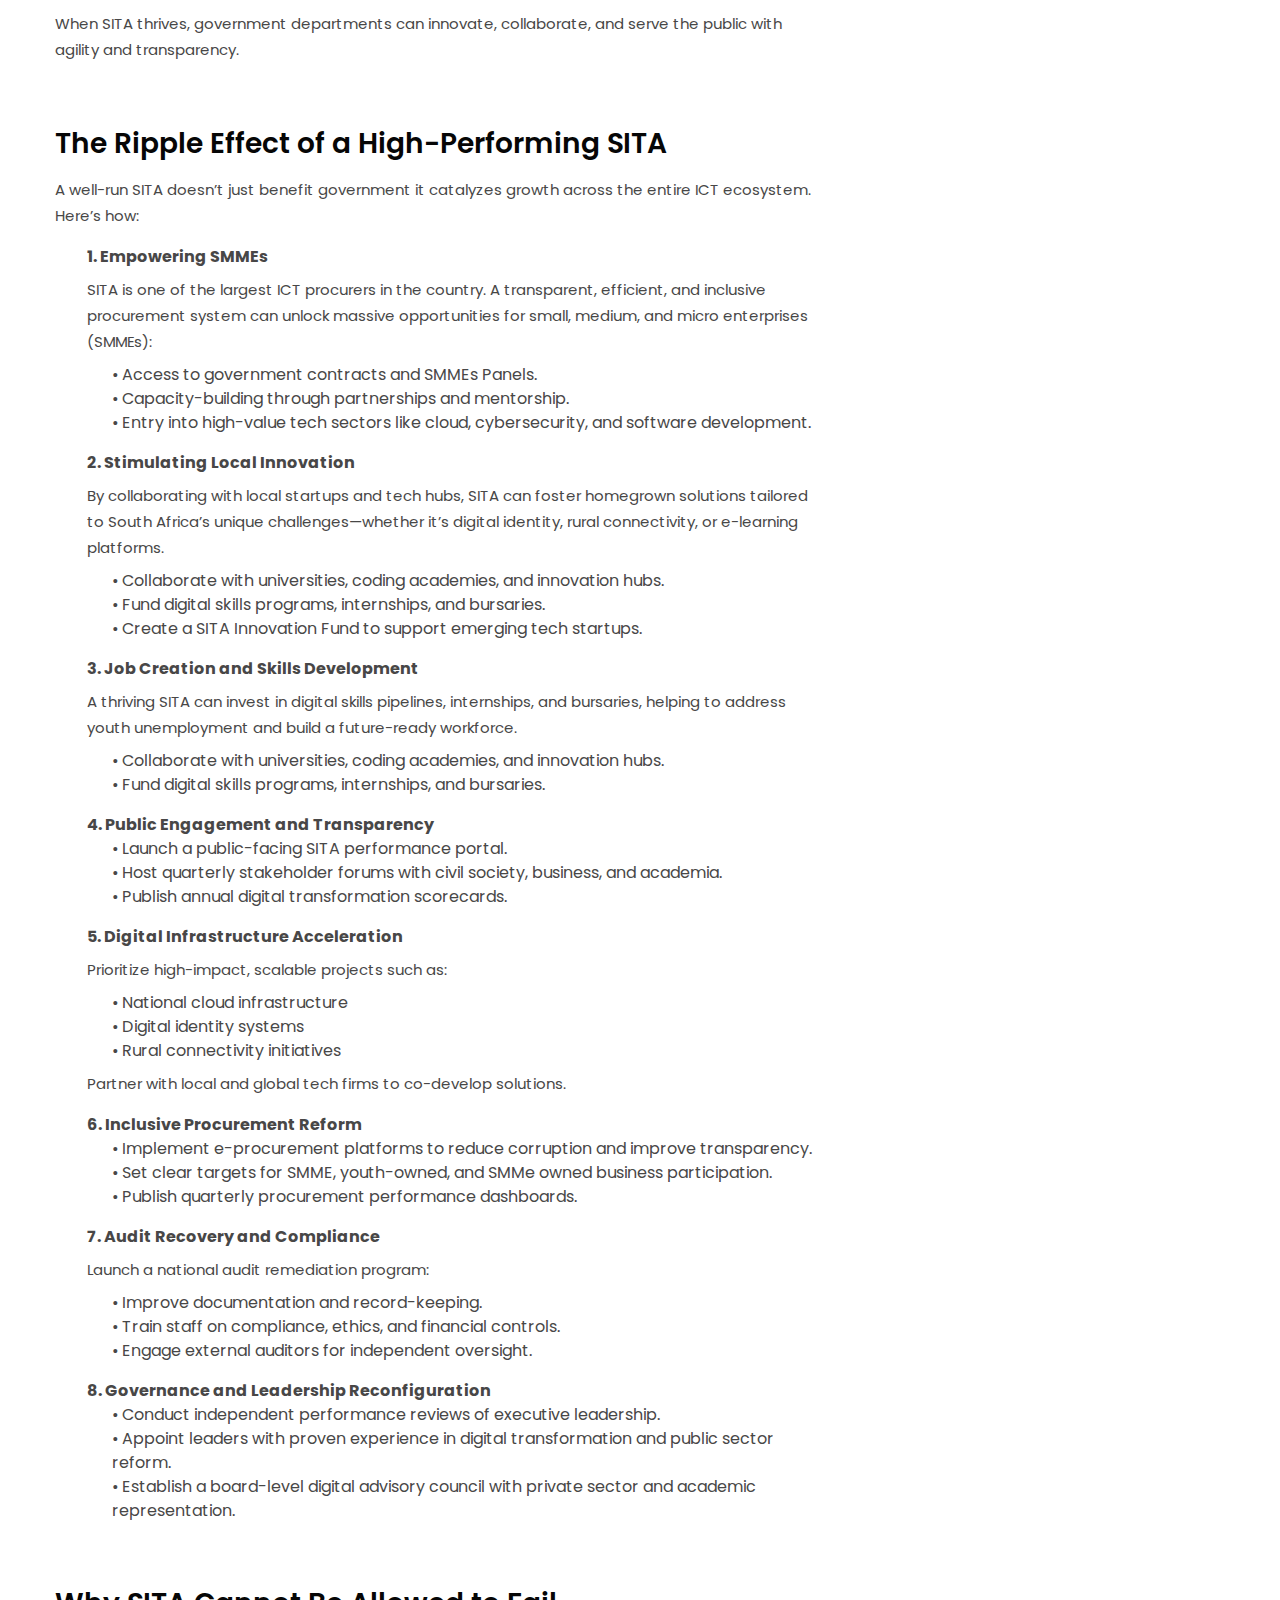
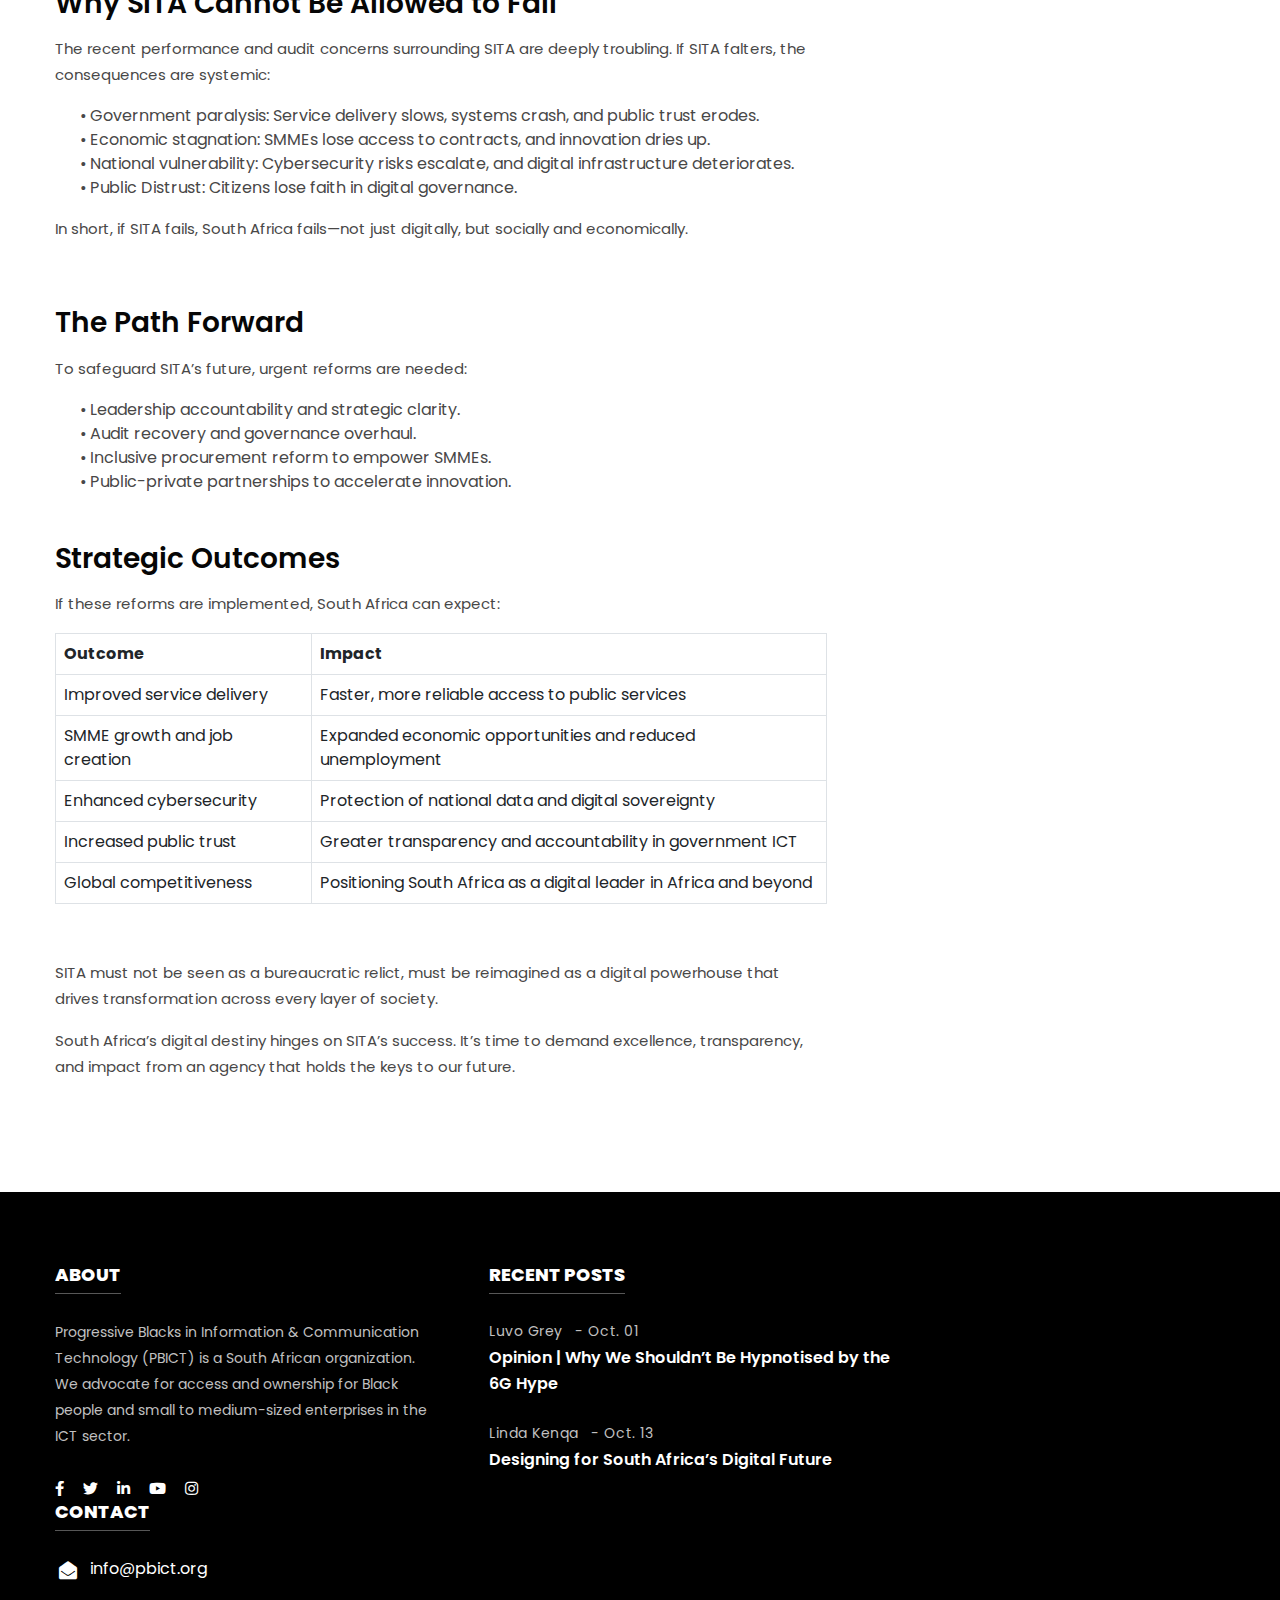
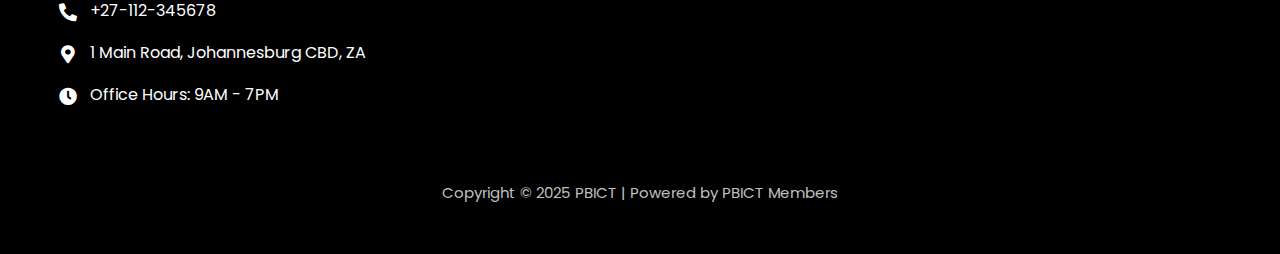
<file: assets/blog/blog-4.html>
<!--
Author: Linda Kenqa
-->
<!doctype html>
<html lang="en">

<head>
    <!-- Required meta tags -->
    <meta charset="utf-8">
    <meta name="viewport" content="width=device-width, initial-scale=1">
    <meta property="og:image" content="https://www.pbict.org/assets/images/blog4.jpeg">
    <title>Why SITA’s Success will be South Africa’s Success</title>
    <!-- Google fonts -->
    <link href="//fonts.googleapis.com/css2?family=Poppins:wght@100;200;300;400;500;600;700;800;900&display=swap"
        rel="stylesheet">
    <!-- Template CSS Style link -->
    <link rel="stylesheet" href="../../assets/css/style-starter.css">
</head>

<body>
    <!-- header -->
    <header id="site-header" class="fixed-top">
        <div class="container">
            <nav class="navbar navbar-expand-lg navbar-light">
                <a class="navbar-brand" href="../../index.html">
                    <img src="../../assets/images/weblogo.png" alt="logo" class="img-fluid" />
                </a>
                <button class="navbar-toggler collapsed" type="button" data-bs-toggle="collapse"
                    data-bs-target="#navbarScroll" aria-controls="navbarScroll" aria-expanded="false"
                    aria-label="Toggle navigation">
                    <span class="navbar-toggler-icon fa icon-expand fa-bars"></span>
                    <span class="navbar-toggler-icon fa icon-close fa-times"></span>
                </button>
                <div class="collapse navbar-collapse" id="navbarScroll">
                    <ul class="navbar-nav ms-auto my-2 my-lg-0 navbar-nav-scroll">
                        <li class="nav-item">
                            <a class="nav-link" aria-current="page" href="../../index.html">Home</a>
                        </li>
                        <li class="nav-item">
                            <a class="nav-link" href="../../about.html">About Us</a>
                        </li>
                        <li class="nav-item">
                            <a class="nav-link" href="../../ideology.html">Ideology</a>
                        </li>
                        <li class="nav-item">
                            <a class="nav-link active" href="../../blog.html">Blog</a>
                        </li>
                        <li class="nav-item">
                            <a class="nav-link" href="../../contact.html">Contact Us</a>
                        </li>
                    </ul>
                    <form action="#search" method="GET" class="d-flex search-header ms-lg-2">
                        <input class="form-control" type="search" placeholder="Enter Keyword..." aria-label="Search"
                            required>
                        <button class="btn btn-style" type="submit"><i class="fas fa-search"></i></button>
                    </form>
                </div>
                <!-- toggle switch for light and dark theme -->
                <div class="cont-ser-position">
                    <nav class="navigation">
                        <div class="theme-switch-wrapper">
                            <label class="theme-switch" for="checkbox">
                                <input type="checkbox" id="checkbox">
                                <div class="mode-container">
                                    <i class="gg-sun"></i>
                                    <i class="gg-moon"></i>
                                </div>
                            </label>
                        </div>
                    </nav>
                </div>
                <!-- //toggle switch for light and dark theme -->
            </nav>
        </div>
    </header>
    <!-- //header -->

    <!-- inner banner -->
    <section class="inner-banner py-5">
        <div class="w3l-breadcrumb py-lg-5">
            <div class="container pt-5 pb-sm-4">
                <h4 class="inner-text-title font-weight-bold pt-sm-5 pt-4">Why SITA’s Success will be South Africa’s Success</h4>
                <ul class="breadcrumbs-custom-path">
                    <li><a href="../../index.html">Home</a></li>
                    <li class="active"><i class="fas fa-angle-right mx-2"></i>Blog Post</li>
                </ul>
            </div>
        </div>
    </section>
    <!-- //inner banner -->

    <!-- blog post section -->
    <section class="w3l-blog-post-main py-5">
        <div class="container py-lg-5 py-md-4 py-2">
            <div class="row">
                <div class="col-lg-8">
                    <div class="blog-post-content">
                        <div class="blog-post-image">
                            <img src="../../assets/images/blog4.jpeg" class="img-fluid radius-image" alt="blog-post-image">
                        </div>
                        <div class="blog-post-info mt-4">
                            <h3 class="title-style mb-3">Why SITA’s Success will be South Africa’s Success</h3>
                            <p class="post-meta">
                                <em>By William Ledwaba, PBICT: National Chairperson</em></em>
                            </p>
                            <p class="mb-3">In an era where digital transformation is no longer optional but essential, South Africa’s
                                State Information Technology Agency (SITA) stands as a cornerstone of public sector
                                innovation. Tasked with driving ICT services across government departments, SITA is not
                                just a technology provider .it is a strategic enabler of service delivery, economic
                                inclusion, and national resilience.
                            </p>
                            <br>
                            <h4 class="title-style-2 mt-4 mb-3">The Backbone of Government ICT</h4>
                            <p class="mb-3">SITA’s mandate is vast: from managing secure government networks and data centers to
                                enabling e-government platforms that serve millions of citizens. It powers the digital
                                infrastructure behind everything from Home Affairs systems to public health records
                                and social grant platforms. A stable and high-performing SITA ensures:
                            </p>
                            <ul class="article-list">
                                <li>• Efficient service delivery: Faster, more reliable access to government services.</li>
                                <li>• Digital equity: Bridging the digital divide through inclusive platforms.</li>
                                <li>• ICT Infrastructure Management: Operating secure networks, data centers, and cloud platforms for government departments.</li>
                                <li>• Digital Public Services: Powering e-government platforms such as Home Affairs systems, health records, education portals, and social grant distribution.</li>
                                <li>• Cybersecurity and Data Sovereignty: Protecting sensitive national data from internal and external threats.</li>
                                <li>• Interoperability and Integration: Ensuring seamless communication and data exchange across departments and provinces.</li>
                            </ul>
                            <p class="my-3">A stable and high-performing SITA enables government to deliver services efficiently, transparently, and securely.</p>
                            <p class="mb-3">When SITA thrives, government departments can innovate, collaborate, and serve the public with agility and transparency.</p>
                            <br>
                            <h4 class="title-style-2 mt-4 mb-3">The Ripple Effect of a High-Performing SITA</h4>
                            <p class="mb-3">A well-run SITA doesn’t just benefit government it catalyzes growth across the entire ICT ecosystem. Here’s how:</p>
                            <ol>
                                <li><strong>1. Empowering SMMEs</strong>
                                    <p class="my-2">SITA is one of the largest ICT procurers in the country. A transparent, efficient, and inclusive procurement system can unlock massive opportunities for small, medium, and micro enterprises (SMMEs):</p>
                                    <ul class="article-list">
                                        <li>• Access to government contracts and SMMEs Panels.</li>
                                        <li>• Capacity-building through partnerships and mentorship.</li>
                                        <li>• Entry into high-value tech sectors like cloud, cybersecurity, and software development.</li>
                                    </ul>
                                </li>
                                <li class="mt-3"><strong>2. Stimulating Local Innovation</strong>
                                    <p class="my-2">By collaborating with local startups and tech hubs, SITA can foster homegrown solutions tailored to South Africa’s unique challenges—whether it’s digital identity, rural connectivity, or e-learning platforms.</p>
                                    <ul class="article-list">
                                        <li>• Collaborate with universities, coding academies, and innovation hubs.</li>
                                        <li>• Fund digital skills programs, internships, and bursaries.</li>
                                        <li>• Create a SITA Innovation Fund to support emerging tech startups.</li>
                                    </ul>
                                </li>
                                <li class="mt-3"><strong>3. Job Creation and Skills Development</strong>
                                    <p class="my-2">A thriving SITA can invest in digital skills pipelines, internships, and bursaries, helping to address youth unemployment and build a future-ready workforce.</p>
                                    <ul class="article-list">
                                        <li>• Collaborate with universities, coding academies, and innovation hubs.</li>
                                        <li>• Fund digital skills programs, internships, and bursaries.</li>
                                    </ul>
                                </li>
                                <li class="mt-3"><strong>4. Public Engagement and Transparency</strong>
                                    <ul class="article-list">
                                        <li>• Launch a public-facing SITA performance portal.</li>
                                        <li>• Host quarterly stakeholder forums with civil society, business, and academia.</li>
                                        <li>• Publish annual digital transformation scorecards.</li>
                                    </ul>
                                </li>
                                <li class="mt-3"><strong>5. Digital Infrastructure Acceleration</strong>
                                    <p class="my-2">Prioritize high-impact, scalable projects such as:</p>
                                    <ul class="article-list">
                                        <li>• National cloud infrastructure</li>
                                        <li>• Digital identity systems</li>
                                        <li>• Rural connectivity initiatives</li>
                                    </ul>
                                    <p class="mt-2">Partner with local and global tech firms to co-develop solutions.</p>
                                </li>
                                <li class="mt-3"><strong>6. Inclusive Procurement Reform</strong>
                                    <ul class="article-list">
                                        <li>• Implement e-procurement platforms to reduce corruption and improve transparency.</li>
                                        <li>• Set clear targets for SMME, youth-owned, and SMMe owned business participation.</li>
                                        <li>• Publish quarterly procurement performance dashboards.</li>
                                    </ul>
                                </li>
                                <li class="mt-3"><strong>7. Audit Recovery and Compliance</strong>
                                    <p class="my-2">Launch a national audit remediation program:</p>
                                    <ul class="article-list">
                                        <li>• Improve documentation and record-keeping.</li>
                                        <li>• Train staff on compliance, ethics, and financial controls.</li>
                                        <li>• Engage external auditors for independent oversight.</li>
                                    </ul>
                                </li>
                                <li class="mt-3"><strong>8. Governance and Leadership Reconfiguration</strong>
                                    <ul class="article-list">
                                        <li>• Conduct independent performance reviews of executive leadership.</li>
                                        <li>• Appoint leaders with proven experience in digital transformation and public sector reform.</li>
                                        <li>• Establish a board-level digital advisory council with private sector and academic representation.</li>
                                    </ul>
                                </li>
                            </ol>
                            <br>
                            <h4 class="title-style-2 mt-4 mb-3">Why SITA Cannot Be Allowed to Fail</h4>
                            <p class="mb-3">The recent performance and audit concerns surrounding SITA are deeply troubling. If SITA falters, the consequences are systemic:</p>
                            <ul class="article-list">
                                <li>• Government paralysis: Service delivery slows, systems crash, and public trust erodes.</li>
                                <li>• Economic stagnation: SMMEs lose access to contracts, and innovation dries up.</li>
                                <li>• National vulnerability: Cybersecurity risks escalate, and digital infrastructure deteriorates.</li>
                                <li>• Public Distrust: Citizens lose faith in digital governance.</li>
                            </ul>
                            <p class="my-3">In short, if SITA fails, South Africa fails—not just digitally, but socially and economically.</p>
                            <br>
                            <h4 class="title-style-2 mt-4 mb-3">The Path Forward</h4>
                            <p class="mb-3">To safeguard SITA’s future, urgent reforms are needed:</p>
                            <ul class="article-list">
                                <li>• Leadership accountability and strategic clarity.</li>
                                <li>• Audit recovery and governance overhaul.</li>
                                <li>• Inclusive procurement reform to empower SMMEs.</li>
                                <li>• Public-private partnerships to accelerate innovation.</li>
                            </ul>
                            <br>
                            <h4 class="title-style-2 mt-4 mb-3">Strategic Outcomes</h4>
                            <p class="mb-3">If these reforms are implemented, South Africa can expect:</p>
                            <table class="table table-bordered">
                                <thead>
                                    <tr><th>Outcome</th><th>Impact</th></tr>
                                </thead>
                                <tbody>
                                    <tr><td>Improved service delivery</td><td>Faster, more reliable access to public services</td></tr>
                                    <tr><td>SMME growth and job creation</td><td>Expanded economic opportunities and reduced unemployment</td></tr>
                                    <tr><td>Enhanced cybersecurity</td><td>Protection of national data and digital sovereignty</td></tr>
                                    <tr><td>Increased public trust</td><td>Greater transparency and accountability in government ICT</td></tr>
                                    <tr><td>Global competitiveness</td><td>Positioning South Africa as a digital leader in Africa and beyond</td></tr>
                                </tbody>
                            </table>
                            <br>
                            <p class="my-3">SITA must not be seen as a bureaucratic relict, must be reimagined as a digital powerhouse that drives transformation across every layer of society.</p>
                            <p class="mb-3">South Africa’s digital destiny hinges on SITA’s success. It’s time to demand excellence, transparency, and impact from an agency that holds the keys to our future.</p>
                        </div>
                    </div>
                </div>
                <div class="col-lg-4 mt-lg-0 mt-5">
                    <aside class="sidebar">
                        <div class="sidebar-widget">
                            <h4 class="sidebar-title">Recent Posts</h4>
                            <ul class="sidebar-posts">
                                <li><a href="blog-1.html">Opinion | Why We Shouldn’t Be Hypnotised by the 6G Hype</a></li>
                                <li><a href="blog-2.html">Our Data, Our Sovereignty: Why South Africa Must Own Hyperscale Data Centres</a></li>
                                <li><a href="blog-3.html">Designing for South Africa’s Digital Future</a></li>
                            </ul>
                        </div>
                        <div class="sidebar-widget mt-5">
                            <h4 class="sidebar-title">Categories</h4>
                            <ul class="sidebar-categories">
                                <li><a href="#category">Software</a></li>
                                <li><a href="#category">Hardware</a></li>
                                <li><a href="#category">Telecommunications</a></li>
                                <li><a href="#category">IT Services</a></li>
                                <li><a href="#category">Innovation</a></li>
                                <li><a href="#category">Digital Media</a></li>
                            </ul>
                        </div>
                        <div class="sidebar-widget mt-5">
                            <h4 class="sidebar-title">Tags</h4>
                            <div class="sidebar-tags">
                                <a href="#tag">Transformation</a>
                                <a href="#tag">ICT</a>
                                <a href="#tag">SMME</a>
                                <a href="#tag">Policy</a>
                                <a href="#tag">Advocacy</a>
                                <a href="#tag">PBICT</a>
                            </div>
                        </div>
                    </aside>
                </div>
            </div>
        </div>
    </section>
    <!-- //blog post section -->

    <!-- footer -->
    <footer class="w3l-footer py-5">
        <div class="container pt-4">
            <div class="row">
                <div class="col-lg-4 sub-one-left">
                    <h6>About </h6>
                    <p>Progressive Blacks in Information & Communication Technology (PBICT)
                        is a South African organization. We advocate for access and ownership
                        for Black people and small to medium-sized enterprises in the ICT sector.
                    </p>
                    <ul class="social mt-4 pt-lg-1">
                        <li><a href="https://www.facebook.com/wearepbict"><span class="fab fa-facebook-f"></span></a></li>
                        <li><a href="https://www.twitter.com/wearepbict"><span class="fab fa-twitter"></span></a></li>
                        <li><a href="https://www.linkedin.com/in/wearepbict"><span class="fab fa-linkedin-in"></span></a></li>
                        <li><a href="https://www.youtube.com/@wearepbict"><span class="fab fa-youtube"></span></a></li>
                        <li><a href="https://www.instagram.com/wearepbict"><span class="fab fa-instagram"></span></a></li>
                    </ul>
                </div>
                <div class="col-lg-5 col-md-6 mt-lg-0 mt-5 px-lg-5 sub-two-right">
                    <h6>Recent Posts</h6>
                    <div class="footer-post">
                        <ul>
                            <li><a href="#post">Luvo Grey</a></li>
                            <li class="mx-2"><a href="/assets/blog/blog-1.html">- Oct. 01 </a></li>
                        </ul>
                        <p class="post-footer"><a href="#post">Opinion | Why We Shouldn’t Be Hypnotised by the 6G Hype</a></p>
                    </div>
                    <div class="footer-post mt-4">
                        <ul>
                            <li><a href="#post">Linda Kenqa</a></li>
                            <li class="mx-2"><a href="/assets/blog/blog-3.html">- Oct. 13 </a></li>
                        </ul>
                        <p class="post-footer"><a href="/assets/blog/blog-3.html">Designing for South Africa’s Digital Future</a>
                        </p>
                    </div>
                </div>
                <div class="col-lg-3 col-md-6 mt-lg-0 mt-5 sub-one-left">
                    <h6>Contact </h6>
                    <div class="column2">
                        <div class="href1"><span class="fas fa-envelope-open"></span><a
                                href="mailto:info@pbict.org">info@pbict.org</a>
                        </div>
                        <div class="href2 my-3"><span class="fas fa-phone-alt"></span><a
                                href="tel:+27-112-345678">+27-112-345678</a>
                        </div>
                        <div>
                            <p class="contact-para mb-3"><span class="fas fa-map-marker-alt"></span>1 Main Road, Johannesburg CBD, ZA</p>
                        </div>
                        <div>
                            <p class="contact-para"><span class="fas fa-clock"></span>Office Hours: 9AM - 7PM</p>
                        </div>
                    </div>
                </div>
            </div>
            <div class="copyright-footer text-center mt-5 pt-sm-4 pt-2">
                <p>Copyright © 2025 PBICT | Powered by PBICT Members</a>
                </p>
            </div>
        </div>
    </footer>
    <!-- //footer -->

    <!-- Js scripts -->
    <!-- move top -->
    <button onclick="topFunction()" id="movetop" title="Go to top">
        <span class="fas fa-level-up-alt" aria-hidden="true"></span>
    </button>
    <script>
        // When the user scrolls down 20px from the top of the document, show the button
        window.onscroll = function () {
            scrollFunction()
        };

        function scrollFunction() {
            if (document.body.scrollTop > 20 || document.documentElement.scrollTop > 20) {
                document.getElementById("movetop").style.display = "block";
            } else {
                document.getElementById("movetop").style.display = "none";
            }
        }

        // When the user clicks on the button, scroll to the top of the document
        function topFunction() {
            document.body.scrollTop = 0;
            document.documentElement.scrollTop = 0;
        }
    </script>
    <!-- //move top -->

    <!-- common jquery plugin -->
    <script src="../../assets/js/jquery-3.3.1.min.js"></script>
    <!-- //common jquery plugin -->

    <!-- theme switch js (light and dark)-->
    <script src="../../assets/js/theme-change.js"></script>
    <!-- //theme switch js (light and dark)-->

    <!-- MENU-JS -->
    <script>
        $(window).on("scroll", function () {
            var scroll = $(window).scrollTop();

            if (scroll >= 80) {
                $("#site-header").addClass("nav-fixed");
            } else {
                $("#site-header").removeClass("nav-fixed");
            }
        });

        //Main navigation Active Class Add Remove
        $(".navbar-toggler").on("click", function () {
            $("header").toggleClass("active");
        });
        $(document).on("ready", function () {
            if ($(window).width() > 991) {
                $("header").removeClass("active");
            }
            $(window).on("resize", function () {
                if ($(window).width() > 991) {
                    $("header").removeClass("active");
                }
            });
        });
    </script>
    <!-- //MENU-JS -->

    <!-- disable body scroll which navbar is in active -->
    <script>
        $(function () {
            $('.navbar-toggler').click(function () {
                $('body').toggleClass('noscroll');
            })
        });
    </script>
    <!-- //disable body scroll which navbar is in active -->

    <!-- bootstrap -->
    <script src="../../assets/js/bootstrap.min.js"></script>
    <!-- //bootstrap -->
    <!-- //Js scripts -->
</body>

</html>
</file>
<file: assets/css/style-starter.css>
@charset "UTF-8";

/*--
Author: Linda Kenqa
/*!
 * Bootstrap v5.0.1 (https://getbootstrap.com/)
 * Copyright 2011-2021 The Bootstrap Authors
 * Copyright 2011-2021 Twitter, Inc.
 * Licensed under MIT (https://github.com/twbs/bootstrap/blob/main/LICENSE)
 */
:root {
  --bs-blue: #61CE70;
  --bs-indigo: #6610f2;
  --bs-purple: #6f42c1;
  --bs-pink: #d63384;
  --bs-red: #dc3545;
  --bs-orange: #fd7e14;
  --bs-yellow: #ffc107;
  --bs-green: #198754;
  --bs-teal: #20c997;
  --bs-cyan: #0dcaf0;
  --bs-white: #fff;
  --bs-gray: #6c757d;
  --bs-gray-dark: #343a40;
  --bs-primary: #61CE70;
  --bs-secondary: #6c757d;
  --bs-success: #198754;
  --bs-info: #0dcaf0;
  --bs-warning: #ffc107;
  --bs-danger: #dc3545;
  --bs-light: #f8f9fa;
  --bs-dark: #212529;
  --bs-font-sans-serif: system-ui, -apple-system, "Segoe UI", Roboto, "Helvetica Neue", Arial, "Noto Sans", "Liberation Sans", sans-serif, "Apple Color Emoji", "Segoe UI Emoji", "Segoe UI Symbol", "Noto Color Emoji";
  --bs-font-monospace: SFMono-Regular, Menlo, Monaco, Consolas, "Liberation Mono", "Courier New", monospace;
  --bs-gradient: linear-gradient(180deg, rgba(255, 255, 255, 0.15), rgba(255, 255, 255, 0));
}

*,
*::before,
*::after {
  box-sizing: border-box;
}

@media (prefers-reduced-motion: no-preference) {
  :root {
    scroll-behavior: smooth;
  }
}

body {
  margin: 0;
  font-family: var(--bs-font-sans-serif);
  font-size: 1rem;
  font-weight: 400;
  line-height: 1.5;
  color: #212529;
  background-color: #fff;
  -webkit-text-size-adjust: 100%;
  -webkit-tap-highlight-color: rgba(0, 0, 0, 0);
}

hr {
  margin: 1rem 0;
  color: inherit;
  background-color: currentColor;
  border: 0;
  opacity: 0.25;
}

hr:not([size]) {
  height: 1px;
}

h6,
.h6,
h5,
.h5,
h4,
.h4,
h3,
.h3,
h2,
.h2,
h1,
.h1 {
  margin-top: 0;
  margin-bottom: 0.5rem;
  font-weight: 500;
  line-height: 1.2;
}

h1,
.h1 {
  font-size: calc(1.375rem + 1.5vw);
}

@media (min-width: 1200px) {

  h1,
  .h1 {
    font-size: 2.5rem;
  }
}

h2,
.h2 {
  font-size: calc(1.325rem + 0.9vw);
}

@media (min-width: 1200px) {

  h2,
  .h2 {
    font-size: 2rem;
  }
}

h3,
.h3 {
  font-size: calc(1.3rem + 0.6vw);
}

@media (min-width: 1200px) {

  h3,
  .h3 {
    font-size: 1.75rem;
  }
}

h4,
.h4 {
  font-size: calc(1.275rem + 0.3vw);
}

@media (min-width: 1200px) {

  h4,
  .h4 {
    font-size: 1.5rem;
  }
}

h5,
.h5 {
  font-size: 1.25rem;
}

h6,
.h6 {
  font-size: 1rem;
}

p {
  margin-top: 0;
  margin-bottom: 1rem;
}

abbr[title],
abbr[data-bs-original-title] {
  -webkit-text-decoration: underline dotted;
  text-decoration: underline dotted;
  cursor: help;
  -webkit-text-decoration-skip-ink: none;
  text-decoration-skip-ink: none;
}

address {
  margin-bottom: 1rem;
  font-style: normal;
  line-height: inherit;
}

ol,
ul {
  padding-left: 2rem;
}

ol,
ul,
dl {
  margin-top: 0;
  margin-bottom: 1rem;
}

ol ol,
ul ul,
ol ul,
ul ol {
  margin-bottom: 0;
}

dt {
  font-weight: 700;
}

dd {
  margin-bottom: 0.5rem;
  margin-left: 0;
}

blockquote {
  margin: 0 0 1rem;
}

b,
strong {
  font-weight: bolder;
}

small,
.small {
  font-size: 0.875em;
}

mark,
.mark {
  padding: 0.2em;
  background-color: #fcf8e3;
}

sub,
sup {
  position: relative;
  font-size: 0.75em;
  line-height: 0;
  vertical-align: baseline;
}

sub {
  bottom: -0.25em;
}

sup {
  top: -0.5em;
}

a {
  color: #61CE70;
  text-decoration: underline;
}

a:hover {
  color: #0a58ca;
}

a:not([href]):not([class]),
a:not([href]):not([class]):hover {
  color: inherit;
  text-decoration: none;
}

pre,
code,
kbd,
samp {
  font-family: var(--bs-font-monospace);
  font-size: 1em;
  direction: ltr;
  /* rtl:ignore */
  unicode-bidi: bidi-override;
}

pre {
  display: block;
  margin-top: 0;
  margin-bottom: 1rem;
  overflow: auto;
  font-size: 0.875em;
}

pre code {
  font-size: inherit;
  color: inherit;
  word-break: normal;
}

code {
  font-size: 0.875em;
  color: #d63384;
  word-wrap: break-word;
}

a>code {
  color: inherit;
}

kbd {
  padding: 0.2rem 0.4rem;
  font-size: 0.875em;
  color: #fff;
  background-color: #212529;
  border-radius: 0.2rem;
}

kbd kbd {
  padding: 0;
  font-size: 1em;
  font-weight: 700;
}

figure {
  margin: 0 0 1rem;
}

img,
svg {
  vertical-align: middle;
}

table {
  caption-side: bottom;
  border-collapse: collapse;
}

caption {
  padding-top: 0.5rem;
  padding-bottom: 0.5rem;
  color: #6c757d;
  text-align: left;
}

th {
  text-align: inherit;
  text-align: -webkit-match-parent;
}

thead,
tbody,
tfoot,
tr,
td,
th {
  border-color: inherit;
  border-style: solid;
  border-width: 0;
}

label {
  display: inline-block;
}

button {
  border-radius: 0;
}

button:focus:not(:focus-visible) {
  outline: 0;
}

input,
button,
select,
optgroup,
textarea {
  margin: 0;
  font-family: inherit;
  font-size: inherit;
  line-height: inherit;
}

button,
select {
  text-transform: none;
}

[role=button] {
  cursor: pointer;
}

select {
  word-wrap: normal;
}

select:disabled {
  opacity: 1;
}

[list]::-webkit-calendar-picker-indicator {
  display: none;
}

button,
[type=button],
[type=reset],
[type=submit] {
  -webkit-appearance: button;
}

button:not(:disabled),
[type=button]:not(:disabled),
[type=reset]:not(:disabled),
[type=submit]:not(:disabled) {
  cursor: pointer;
}

::-moz-focus-inner {
  padding: 0;
  border-style: none;
}

textarea {
  resize: vertical;
}

fieldset {
  min-width: 0;
  padding: 0;
  margin: 0;
  border: 0;
}

legend {
  float: left;
  width: 100%;
  padding: 0;
  margin-bottom: 0.5rem;
  font-size: calc(1.275rem + 0.3vw);
  line-height: inherit;
}

@media (min-width: 1200px) {
  legend {
    font-size: 1.5rem;
  }
}

legend+* {
  clear: left;
}

::-webkit-datetime-edit-fields-wrapper,
::-webkit-datetime-edit-text,
::-webkit-datetime-edit-minute,
::-webkit-datetime-edit-hour-field,
::-webkit-datetime-edit-day-field,
::-webkit-datetime-edit-month-field,
::-webkit-datetime-edit-year-field {
  padding: 0;
}

::-webkit-inner-spin-button {
  height: auto;
}

[type=search] {
  outline-offset: -2px;
  -webkit-appearance: textfield;
}

/* rtl:raw:
[type="tel"],
[type="url"],
[type="email"],
[type="number"] {
  direction: ltr;
}
*/
::-webkit-search-decoration {
  -webkit-appearance: none;
}

::-webkit-color-swatch-wrapper {
  padding: 0;
}

::file-selector-button {
  font: inherit;
}

::-webkit-file-upload-button {
  font: inherit;
  -webkit-appearance: button;
}

output {
  display: inline-block;
}

iframe {
  border: 0;
}

summary {
  display: list-item;
  cursor: pointer;
}

progress {
  vertical-align: baseline;
}

[hidden] {
  display: none !important;
}

.lead {
  font-size: 1.25rem;
  font-weight: 300;
}

.display-1 {
  font-size: calc(1.625rem + 4.5vw);
  font-weight: 300;
  line-height: 1.2;
}

@media (min-width: 1200px) {
  .display-1 {
    font-size: 5rem;
  }
}

.display-2 {
  font-size: calc(1.575rem + 3.9vw);
  font-weight: 300;
  line-height: 1.2;
}

@media (min-width: 1200px) {
  .display-2 {
    font-size: 4.5rem;
  }
}

.display-3 {
  font-size: calc(1.525rem + 3.3vw);
  font-weight: 300;
  line-height: 1.2;
}

@media (min-width: 1200px) {
  .display-3 {
    font-size: 4rem;
  }
}

.display-4 {
  font-size: calc(1.475rem + 2.7vw);
  font-weight: 300;
  line-height: 1.2;
}

@media (min-width: 1200px) {
  .display-4 {
    font-size: 3.5rem;
  }
}

.display-5 {
  font-size: calc(1.425rem + 2.1vw);
  font-weight: 300;
  line-height: 1.2;
}

@media (min-width: 1200px) {
  .display-5 {
    font-size: 3rem;
  }
}

.display-6 {
  font-size: calc(1.375rem + 1.5vw);
  font-weight: 300;
  line-height: 1.2;
}

@media (min-width: 1200px) {
  .display-6 {
    font-size: 2.5rem;
  }
}

.list-unstyled {
  padding-left: 0;
  list-style: none;
}

.list-inline {
  padding-left: 0;
  list-style: none;
}

.list-inline-item {
  display: inline-block;
}

.list-inline-item:not(:last-child) {
  margin-right: 0.5rem;
}

.initialism {
  font-size: 0.875em;
  text-transform: uppercase;
}

.blockquote {
  margin-bottom: 1rem;
  font-size: 1.25rem;
}

.blockquote> :last-child {
  margin-bottom: 0;
}

.blockquote-footer {
  margin-top: -1rem;
  margin-bottom: 1rem;
  font-size: 0.875em;
  color: #6c757d;
}

.blockquote-footer::before {
  content: "— ";
}

.img-fluid {
  max-width: 100%;
  height: auto;
}

.img-thumbnail {
  padding: 0.25rem;
  background-color: #fff;
  border: 1px solid #dee2e6;
  border-radius: 0.25rem;
  max-width: 100%;
  height: auto;
}

.figure {
  display: inline-block;
}

.figure-img {
  margin-bottom: 0.5rem;
  line-height: 1;
}

.figure-caption {
  font-size: 0.875em;
  color: #6c757d;
}

.container,
.container-fluid,
.container-xxl,
.container-xl,
.container-lg,
.container-md,
.container-sm {
  width: 100%;
  padding-right: var(--bs-gutter-x, 0.75rem);
  padding-left: var(--bs-gutter-x, 0.75rem);
  margin-right: auto;
  margin-left: auto;
}

@media (min-width: 576px) {

  .container-sm,
  .container {
    max-width: 540px;
  }
}

@media (min-width: 768px) {

  .container-md,
  .container-sm,
  .container {
    max-width: 720px;
  }
}

@media (min-width: 992px) {

  .container-lg,
  .container-md,
  .container-sm,
  .container {
    max-width: 960px;
  }
}

@media (min-width: 1200px) {

  .container-xl,
  .container-lg,
  .container-md,
  .container-sm,
  .container {
    max-width: 1140px;
  }
}

@media (min-width: 1400px) {

  .container-xxl,
  .container-xl,
  .container-lg,
  .container-md,
  .container-sm,
  .container {
    max-width: 1320px;
  }
}

.row {
  --bs-gutter-x: 1.5rem;
  --bs-gutter-y: 0;
  display: flex;
  flex-wrap: wrap;
  margin-top: calc(var(--bs-gutter-y) * -1);
  margin-right: calc(var(--bs-gutter-x) / -2);
  margin-left: calc(var(--bs-gutter-x) / -2);
}

.row>* {
  flex-shrink: 0;
  width: 100%;
  max-width: 100%;
  padding-right: calc(var(--bs-gutter-x) / 2);
  padding-left: calc(var(--bs-gutter-x) / 2);
  margin-top: var(--bs-gutter-y);
}

.col {
  flex: 1 0 0%;
}

.row-cols-auto>* {
  flex: 0 0 auto;
  width: auto;
}

.row-cols-1>* {
  flex: 0 0 auto;
  width: 100%;
}

.row-cols-2>* {
  flex: 0 0 auto;
  width: 50%;
}

.row-cols-3>* {
  flex: 0 0 auto;
  width: 33.3333333333%;
}

.row-cols-4>* {
  flex: 0 0 auto;
  width: 25%;
}

.row-cols-5>* {
  flex: 0 0 auto;
  width: 20%;
}

.row-cols-6>* {
  flex: 0 0 auto;
  width: 16.6666666667%;
}

.col-auto {
  flex: 0 0 auto;
  width: auto;
}

.col-1 {
  flex: 0 0 auto;
  width: 8.3333333333%;
}

.col-2 {
  flex: 0 0 auto;
  width: 16.6666666667%;
}

.col-3 {
  flex: 0 0 auto;
  width: 25%;
}

.col-4 {
  flex: 0 0 auto;
  width: 33.3333333333%;
}

.col-5 {
  flex: 0 0 auto;
  width: 41.6666666667%;
}

.col-6 {
  flex: 0 0 auto;
  width: 50%;
}

.col-7 {
  flex: 0 0 auto;
  width: 58.3333333333%;
}

.col-8 {
  flex: 0 0 auto;
  width: 66.6666666667%;
}

.col-9 {
  flex: 0 0 auto;
  width: 75%;
}

.col-10 {
  flex: 0 0 auto;
  width: 83.3333333333%;
}

.col-11 {
  flex: 0 0 auto;
  width: 91.6666666667%;
}

.col-12 {
  flex: 0 0 auto;
  width: 100%;
}

.offset-1 {
  margin-left: 8.3333333333%;
}

.offset-2 {
  margin-left: 16.6666666667%;
}

.offset-3 {
  margin-left: 25%;
}

.offset-4 {
  margin-left: 33.3333333333%;
}

.offset-5 {
  margin-left: 41.6666666667%;
}

.offset-6 {
  margin-left: 50%;
}

.offset-7 {
  margin-left: 58.3333333333%;
}

.offset-8 {
  margin-left: 66.6666666667%;
}

.offset-9 {
  margin-left: 75%;
}

.offset-10 {
  margin-left: 83.3333333333%;
}

.offset-11 {
  margin-left: 91.6666666667%;
}

.g-0,
.gx-0 {
  --bs-gutter-x: 0;
}

.g-0,
.gy-0 {
  --bs-gutter-y: 0;
}

.g-1,
.gx-1 {
  --bs-gutter-x: 0.25rem;
}

.g-1,
.gy-1 {
  --bs-gutter-y: 0.25rem;
}

.g-2,
.gx-2 {
  --bs-gutter-x: 0.5rem;
}

.g-2,
.gy-2 {
  --bs-gutter-y: 0.5rem;
}

.g-3,
.gx-3 {
  --bs-gutter-x: 1rem;
}

.g-3,
.gy-3 {
  --bs-gutter-y: 1rem;
}

.g-4,
.gx-4 {
  --bs-gutter-x: 1.5rem;
}

.g-4,
.gy-4 {
  --bs-gutter-y: 1.5rem;
}

.g-5,
.gx-5 {
  --bs-gutter-x: 3rem;
}

.g-5,
.gy-5 {
  --bs-gutter-y: 3rem;
}

@media (min-width: 576px) {
  .col-sm {
    flex: 1 0 0%;
  }

  .row-cols-sm-auto>* {
    flex: 0 0 auto;
    width: auto;
  }

  .row-cols-sm-1>* {
    flex: 0 0 auto;
    width: 100%;
  }

  .row-cols-sm-2>* {
    flex: 0 0 auto;
    width: 50%;
  }

  .row-cols-sm-3>* {
    flex: 0 0 auto;
    width: 33.3333333333%;
  }

  .row-cols-sm-4>* {
    flex: 0 0 auto;
    width: 25%;
  }

  .row-cols-sm-5>* {
    flex: 0 0 auto;
    width: 20%;
  }

  .row-cols-sm-6>* {
    flex: 0 0 auto;
    width: 16.6666666667%;
  }

  .col-sm-auto {
    flex: 0 0 auto;
    width: auto;
  }

  .col-sm-1 {
    flex: 0 0 auto;
    width: 8.3333333333%;
  }

  .col-sm-2 {
    flex: 0 0 auto;
    width: 16.6666666667%;
  }

  .col-sm-3 {
    flex: 0 0 auto;
    width: 25%;
  }

  .col-sm-4 {
    flex: 0 0 auto;
    width: 33.3333333333%;
  }

  .col-sm-5 {
    flex: 0 0 auto;
    width: 41.6666666667%;
  }

  .col-sm-6 {
    flex: 0 0 auto;
    width: 50%;
  }

  .col-sm-7 {
    flex: 0 0 auto;
    width: 58.3333333333%;
  }

  .col-sm-8 {
    flex: 0 0 auto;
    width: 66.6666666667%;
  }

  .col-sm-9 {
    flex: 0 0 auto;
    width: 75%;
  }

  .col-sm-10 {
    flex: 0 0 auto;
    width: 83.3333333333%;
  }

  .col-sm-11 {
    flex: 0 0 auto;
    width: 91.6666666667%;
  }

  .col-sm-12 {
    flex: 0 0 auto;
    width: 100%;
  }

  .offset-sm-0 {
    margin-left: 0;
  }

  .offset-sm-1 {
    margin-left: 8.3333333333%;
  }

  .offset-sm-2 {
    margin-left: 16.6666666667%;
  }

  .offset-sm-3 {
    margin-left: 25%;
  }

  .offset-sm-4 {
    margin-left: 33.3333333333%;
  }

  .offset-sm-5 {
    margin-left: 41.6666666667%;
  }

  .offset-sm-6 {
    margin-left: 50%;
  }

  .offset-sm-7 {
    margin-left: 58.3333333333%;
  }

  .offset-sm-8 {
    margin-left: 66.6666666667%;
  }

  .offset-sm-9 {
    margin-left: 75%;
  }

  .offset-sm-10 {
    margin-left: 83.3333333333%;
  }

  .offset-sm-11 {
    margin-left: 91.6666666667%;
  }

  .g-sm-0,
  .gx-sm-0 {
    --bs-gutter-x: 0;
  }

  .g-sm-0,
  .gy-sm-0 {
    --bs-gutter-y: 0;
  }

  .g-sm-1,
  .gx-sm-1 {
    --bs-gutter-x: 0.25rem;
  }

  .g-sm-1,
  .gy-sm-1 {
    --bs-gutter-y: 0.25rem;
  }

  .g-sm-2,
  .gx-sm-2 {
    --bs-gutter-x: 0.5rem;
  }

  .g-sm-2,
  .gy-sm-2 {
    --bs-gutter-y: 0.5rem;
  }

  .g-sm-3,
  .gx-sm-3 {
    --bs-gutter-x: 1rem;
  }

  .g-sm-3,
  .gy-sm-3 {
    --bs-gutter-y: 1rem;
  }

  .g-sm-4,
  .gx-sm-4 {
    --bs-gutter-x: 1.5rem;
  }

  .g-sm-4,
  .gy-sm-4 {
    --bs-gutter-y: 1.5rem;
  }

  .g-sm-5,
  .gx-sm-5 {
    --bs-gutter-x: 3rem;
  }

  .g-sm-5,
  .gy-sm-5 {
    --bs-gutter-y: 3rem;
  }
}

@media (min-width: 768px) {
  .col-md {
    flex: 1 0 0%;
  }

  .row-cols-md-auto>* {
    flex: 0 0 auto;
    width: auto;
  }

  .row-cols-md-1>* {
    flex: 0 0 auto;
    width: 100%;
  }

  .row-cols-md-2>* {
    flex: 0 0 auto;
    width: 50%;
  }

  .row-cols-md-3>* {
    flex: 0 0 auto;
    width: 33.3333333333%;
  }

  .row-cols-md-4>* {
    flex: 0 0 auto;
    width: 25%;
  }

  .row-cols-md-5>* {
    flex: 0 0 auto;
    width: 20%;
  }

  .row-cols-md-6>* {
    flex: 0 0 auto;
    width: 16.6666666667%;
  }

  .col-md-auto {
    flex: 0 0 auto;
    width: auto;
  }

  .col-md-1 {
    flex: 0 0 auto;
    width: 8.3333333333%;
  }

  .col-md-2 {
    flex: 0 0 auto;
    width: 16.6666666667%;
  }

  .col-md-3 {
    flex: 0 0 auto;
    width: 25%;
  }

  .col-md-4 {
    flex: 0 0 auto;
    width: 33.3333333333%;
  }

  .col-md-5 {
    flex: 0 0 auto;
    width: 41.6666666667%;
  }

  .col-md-6 {
    flex: 0 0 auto;
    width: 50%;
  }

  .col-md-7 {
    flex: 0 0 auto;
    width: 58.3333333333%;
  }

  .col-md-8 {
    flex: 0 0 auto;
    width: 66.6666666667%;
  }

  .col-md-9 {
    flex: 0 0 auto;
    width: 75%;
  }

  .col-md-10 {
    flex: 0 0 auto;
    width: 83.3333333333%;
  }

  .col-md-11 {
    flex: 0 0 auto;
    width: 91.6666666667%;
  }

  .col-md-12 {
    flex: 0 0 auto;
    width: 100%;
  }

  .offset-md-0 {
    margin-left: 0;
  }

  .offset-md-1 {
    margin-left: 8.3333333333%;
  }

  .offset-md-2 {
    margin-left: 16.6666666667%;
  }

  .offset-md-3 {
    margin-left: 25%;
  }

  .offset-md-4 {
    margin-left: 33.3333333333%;
  }

  .offset-md-5 {
    margin-left: 41.6666666667%;
  }

  .offset-md-6 {
    margin-left: 50%;
  }

  .offset-md-7 {
    margin-left: 58.3333333333%;
  }

  .offset-md-8 {
    margin-left: 66.6666666667%;
  }

  .offset-md-9 {
    margin-left: 75%;
  }

  .offset-md-10 {
    margin-left: 83.3333333333%;
  }

  .offset-md-11 {
    margin-left: 91.6666666667%;
  }

  .g-md-0,
  .gx-md-0 {
    --bs-gutter-x: 0;
  }

  .g-md-0,
  .gy-md-0 {
    --bs-gutter-y: 0;
  }

  .g-md-1,
  .gx-md-1 {
    --bs-gutter-x: 0.25rem;
  }

  .g-md-1,
  .gy-md-1 {
    --bs-gutter-y: 0.25rem;
  }

  .g-md-2,
  .gx-md-2 {
    --bs-gutter-x: 0.5rem;
  }

  .g-md-2,
  .gy-md-2 {
    --bs-gutter-y: 0.5rem;
  }

  .g-md-3,
  .gx-md-3 {
    --bs-gutter-x: 1rem;
  }

  .g-md-3,
  .gy-md-3 {
    --bs-gutter-y: 1rem;
  }

  .g-md-4,
  .gx-md-4 {
    --bs-gutter-x: 1.5rem;
  }

  .g-md-4,
  .gy-md-4 {
    --bs-gutter-y: 1.5rem;
  }

  .g-md-5,
  .gx-md-5 {
    --bs-gutter-x: 3rem;
  }

  .g-md-5,
  .gy-md-5 {
    --bs-gutter-y: 3rem;
  }
}

@media (min-width: 992px) {
  .col-lg {
    flex: 1 0 0%;
  }

  .row-cols-lg-auto>* {
    flex: 0 0 auto;
    width: auto;
  }

  .row-cols-lg-1>* {
    flex: 0 0 auto;
    width: 100%;
  }

  .row-cols-lg-2>* {
    flex: 0 0 auto;
    width: 50%;
  }

  .row-cols-lg-3>* {
    flex: 0 0 auto;
    width: 33.3333333333%;
  }

  .row-cols-lg-4>* {
    flex: 0 0 auto;
    width: 25%;
  }

  .row-cols-lg-5>* {
    flex: 0 0 auto;
    width: 20%;
  }

  .row-cols-lg-6>* {
    flex: 0 0 auto;
    width: 16.6666666667%;
  }

  .col-lg-auto {
    flex: 0 0 auto;
    width: auto;
  }

  .col-lg-1 {
    flex: 0 0 auto;
    width: 8.3333333333%;
  }

  .col-lg-2 {
    flex: 0 0 auto;
    width: 16.6666666667%;
  }

  .col-lg-3 {
    flex: 0 0 auto;
    width: 30%;
  }

  .col-lg-4 {
    flex: 0 0 auto;
    width: 33.3333333333%;
  }

  .col-lg-5 {
    flex: 0 0 auto;
    width: 41.6666666667%;
  }

  .col-lg-6 {
    flex: 0 0 auto;
    width: 50%;
  }

  .col-lg-7 {
    flex: 0 0 auto;
    width: 58.3333333333%;
  }

  .col-lg-8 {
    flex: 0 0 auto;
    width: 66.6666666667%;
  }

  .col-lg-9 {
    flex: 0 0 auto;
    width: 75%;
  }

  .col-lg-10 {
    flex: 0 0 auto;
    width: 83.3333333333%;
  }

  .col-lg-11 {
    flex: 0 0 auto;
    width: 91.6666666667%;
  }

  .col-lg-12 {
    flex: 0 0 auto;
    width: 100%;
  }

  .offset-lg-0 {
    margin-left: 0;
  }

  .offset-lg-1 {
    margin-left: 8.3333333333%;
  }

  .offset-lg-2 {
    margin-left: 16.6666666667%;
  }

  .offset-lg-3 {
    margin-left: 25%;
  }

  .offset-lg-4 {
    margin-left: 33.3333333333%;
  }

  .offset-lg-5 {
    margin-left: 41.6666666667%;
  }

  .offset-lg-6 {
    margin-left: 50%;
  }

  .offset-lg-7 {
    margin-left: 58.3333333333%;
  }

  .offset-lg-8 {
    margin-left: 66.6666666667%;
  }

  .offset-lg-9 {
    margin-left: 75%;
  }

  .offset-lg-10 {
    margin-left: 83.3333333333%;
  }

  .offset-lg-11 {
    margin-left: 91.6666666667%;
  }

  .g-lg-0,
  .gx-lg-0 {
    --bs-gutter-x: 0;
  }

  .g-lg-0,
  .gy-lg-0 {
    --bs-gutter-y: 0;
  }

  .g-lg-1,
  .gx-lg-1 {
    --bs-gutter-x: 0.25rem;
  }

  .g-lg-1,
  .gy-lg-1 {
    --bs-gutter-y: 0.25rem;
  }

  .g-lg-2,
  .gx-lg-2 {
    --bs-gutter-x: 0.5rem;
  }

  .g-lg-2,
  .gy-lg-2 {
    --bs-gutter-y: 0.5rem;
  }

  .g-lg-3,
  .gx-lg-3 {
    --bs-gutter-x: 1rem;
  }

  .g-lg-3,
  .gy-lg-3 {
    --bs-gutter-y: 1rem;
  }

  .g-lg-4,
  .gx-lg-4 {
    --bs-gutter-x: 1.5rem;
  }

  .g-lg-4,
  .gy-lg-4 {
    --bs-gutter-y: 1.5rem;
  }

  .g-lg-5,
  .gx-lg-5 {
    --bs-gutter-x: 3rem;
  }

  .g-lg-5,
  .gy-lg-5 {
    --bs-gutter-y: 3rem;
  }
}

@media (min-width: 1200px) {
  .col-xl {
    flex: 1 0 0%;
  }

  .row-cols-xl-auto>* {
    flex: 0 0 auto;
    width: auto;
  }

  .row-cols-xl-1>* {
    flex: 0 0 auto;
    width: 100%;
  }

  .row-cols-xl-2>* {
    flex: 0 0 auto;
    width: 50%;
  }

  .row-cols-xl-3>* {
    flex: 0 0 auto;
    width: 33.3333333333%;
  }

  .row-cols-xl-4>* {
    flex: 0 0 auto;
    width: 25%;
  }

  .row-cols-xl-5>* {
    flex: 0 0 auto;
    width: 20%;
  }

  .row-cols-xl-6>* {
    flex: 0 0 auto;
    width: 16.6666666667%;
  }

  .col-xl-auto {
    flex: 0 0 auto;
    width: auto;
  }

  .col-xl-1 {
    flex: 0 0 auto;
    width: 8.3333333333%;
  }

  .col-xl-2 {
    flex: 0 0 auto;
    width: 16.6666666667%;
  }

  .col-xl-3 {
    flex: 0 0 auto;
    width: 25%;
  }

  .col-xl-4 {
    flex: 0 0 auto;
    width: 33.3333333333%;
  }

  .col-xl-5 {
    flex: 0 0 auto;
    width: 41.6666666667%;
  }

  .col-xl-6 {
    flex: 0 0 auto;
    width: 50%;
  }

  .col-xl-7 {
    flex: 0 0 auto;
    width: 58.3333333333%;
  }

  .col-xl-8 {
    flex: 0 0 auto;
    width: 66.6666666667%;
  }

  .col-xl-9 {
    flex: 0 0 auto;
    width: 75%;
  }

  .col-xl-10 {
    flex: 0 0 auto;
    width: 83.3333333333%;
  }

  .col-xl-11 {
    flex: 0 0 auto;
    width: 91.6666666667%;
  }

  .col-xl-12 {
    flex: 0 0 auto;
    width: 100%;
  }

  .offset-xl-0 {
    margin-left: 0;
  }

  .offset-xl-1 {
    margin-left: 8.3333333333%;
  }

  .offset-xl-2 {
    margin-left: 16.6666666667%;
  }

  .offset-xl-3 {
    margin-left: 25%;
  }

  .offset-xl-4 {
    margin-left: 33.3333333333%;
  }

  .offset-xl-5 {
    margin-left: 41.6666666667%;
  }

  .offset-xl-6 {
    margin-left: 50%;
  }

  .offset-xl-7 {
    margin-left: 58.3333333333%;
  }

  .offset-xl-8 {
    margin-left: 66.6666666667%;
  }

  .offset-xl-9 {
    margin-left: 75%;
  }

  .offset-xl-10 {
    margin-left: 83.3333333333%;
  }

  .offset-xl-11 {
    margin-left: 91.6666666667%;
  }

  .g-xl-0,
  .gx-xl-0 {
    --bs-gutter-x: 0;
  }

  .g-xl-0,
  .gy-xl-0 {
    --bs-gutter-y: 0;
  }

  .g-xl-1,
  .gx-xl-1 {
    --bs-gutter-x: 0.25rem;
  }

  .g-xl-1,
  .gy-xl-1 {
    --bs-gutter-y: 0.25rem;
  }

  .g-xl-2,
  .gx-xl-2 {
    --bs-gutter-x: 0.5rem;
  }

  .g-xl-2,
  .gy-xl-2 {
    --bs-gutter-y: 0.5rem;
  }

  .g-xl-3,
  .gx-xl-3 {
    --bs-gutter-x: 1rem;
  }

  .g-xl-3,
  .gy-xl-3 {
    --bs-gutter-y: 1rem;
  }

  .g-xl-4,
  .gx-xl-4 {
    --bs-gutter-x: 1.5rem;
  }

  .g-xl-4,
  .gy-xl-4 {
    --bs-gutter-y: 1.5rem;
  }

  .g-xl-5,
  .gx-xl-5 {
    --bs-gutter-x: 3rem;
  }

  .g-xl-5,
  .gy-xl-5 {
    --bs-gutter-y: 3rem;
  }
}

@media (min-width: 1400px) {
  .col-xxl {
    flex: 1 0 0%;
  }

  .row-cols-xxl-auto>* {
    flex: 0 0 auto;
    width: auto;
  }

  .row-cols-xxl-1>* {
    flex: 0 0 auto;
    width: 100%;
  }

  .row-cols-xxl-2>* {
    flex: 0 0 auto;
    width: 50%;
  }

  .row-cols-xxl-3>* {
    flex: 0 0 auto;
    width: 33.3333333333%;
  }

  .row-cols-xxl-4>* {
    flex: 0 0 auto;
    width: 25%;
  }

  .row-cols-xxl-5>* {
    flex: 0 0 auto;
    width: 20%;
  }

  .row-cols-xxl-6>* {
    flex: 0 0 auto;
    width: 16.6666666667%;
  }

  .col-xxl-auto {
    flex: 0 0 auto;
    width: auto;
  }

  .col-xxl-1 {
    flex: 0 0 auto;
    width: 8.3333333333%;
  }

  .col-xxl-2 {
    flex: 0 0 auto;
    width: 16.6666666667%;
  }

  .col-xxl-3 {
    flex: 0 0 auto;
    width: 25%;
  }

  .col-xxl-4 {
    flex: 0 0 auto;
    width: 33.3333333333%;
  }

  .col-xxl-5 {
    flex: 0 0 auto;
    width: 41.6666666667%;
  }

  .col-xxl-6 {
    flex: 0 0 auto;
    width: 50%;
  }

  .col-xxl-7 {
    flex: 0 0 auto;
    width: 58.3333333333%;
  }

  .col-xxl-8 {
    flex: 0 0 auto;
    width: 66.6666666667%;
  }

  .col-xxl-9 {
    flex: 0 0 auto;
    width: 75%;
  }

  .col-xxl-10 {
    flex: 0 0 auto;
    width: 83.3333333333%;
  }

  .col-xxl-11 {
    flex: 0 0 auto;
    width: 91.6666666667%;
  }

  .col-xxl-12 {
    flex: 0 0 auto;
    width: 100%;
  }

  .offset-xxl-0 {
    margin-left: 0;
  }

  .offset-xxl-1 {
    margin-left: 8.3333333333%;
  }

  .offset-xxl-2 {
    margin-left: 16.6666666667%;
  }

  .offset-xxl-3 {
    margin-left: 25%;
  }

  .offset-xxl-4 {
    margin-left: 33.3333333333%;
  }

  .offset-xxl-5 {
    margin-left: 41.6666666667%;
  }

  .offset-xxl-6 {
    margin-left: 50%;
  }

  .offset-xxl-7 {
    margin-left: 58.3333333333%;
  }

  .offset-xxl-8 {
    margin-left: 66.6666666667%;
  }

  .offset-xxl-9 {
    margin-left: 75%;
  }

  .offset-xxl-10 {
    margin-left: 83.3333333333%;
  }

  .offset-xxl-11 {
    margin-left: 91.6666666667%;
  }

  .g-xxl-0,
  .gx-xxl-0 {
    --bs-gutter-x: 0;
  }

  .g-xxl-0,
  .gy-xxl-0 {
    --bs-gutter-y: 0;
  }

  .g-xxl-1,
  .gx-xxl-1 {
    --bs-gutter-x: 0.25rem;
  }

  .g-xxl-1,
  .gy-xxl-1 {
    --bs-gutter-y: 0.25rem;
  }

  .g-xxl-2,
  .gx-xxl-2 {
    --bs-gutter-x: 0.5rem;
  }

  .g-xxl-2,
  .gy-xxl-2 {
    --bs-gutter-y: 0.5rem;
  }

  .g-xxl-3,
  .gx-xxl-3 {
    --bs-gutter-x: 1rem;
  }

  .g-xxl-3,
  .gy-xxl-3 {
    --bs-gutter-y: 1rem;
  }

  .g-xxl-4,
  .gx-xxl-4 {
    --bs-gutter-x: 1.5rem;
  }

  .g-xxl-4,
  .gy-xxl-4 {
    --bs-gutter-y: 1.5rem;
  }

  .g-xxl-5,
  .gx-xxl-5 {
    --bs-gutter-x: 3rem;
  }

  .g-xxl-5,
  .gy-xxl-5 {
    --bs-gutter-y: 3rem;
  }
}

.table {
  --bs-table-bg: transparent;
  --bs-table-accent-bg: transparent;
  --bs-table-striped-color: #212529;
  --bs-table-striped-bg: rgba(0, 0, 0, 0.05);
  --bs-table-active-color: #212529;
  --bs-table-active-bg: rgba(0, 0, 0, 0.1);
  --bs-table-hover-color: #212529;
  --bs-table-hover-bg: rgba(0, 0, 0, 0.075);
  width: 100%;
  margin-bottom: 1rem;
  color: #212529;
  vertical-align: top;
  border-color: #dee2e6;
}

.table> :not(caption)>*>* {
  padding: 0.5rem 0.5rem;
  background-color: var(--bs-table-bg);
  border-bottom-width: 1px;
  box-shadow: inset 0 0 0 9999px var(--bs-table-accent-bg);
}

.table>tbody {
  vertical-align: inherit;
}

.table>thead {
  vertical-align: bottom;
}

.table> :not(:last-child)> :last-child>* {
  border-bottom-color: currentColor;
}

.caption-top {
  caption-side: top;
}

.table-sm> :not(caption)>*>* {
  padding: 0.25rem 0.25rem;
}

.table-bordered> :not(caption)>* {
  border-width: 1px 0;
}

.table-bordered> :not(caption)>*>* {
  border-width: 0 1px;
}

.table-borderless> :not(caption)>*>* {
  border-bottom-width: 0;
}

.table-striped>tbody>tr:nth-of-type(odd) {
  --bs-table-accent-bg: var(--bs-table-striped-bg);
  color: var(--bs-table-striped-color);
}

.table-active {
  --bs-table-accent-bg: var(--bs-table-active-bg);
  color: var(--bs-table-active-color);
}

.table-hover>tbody>tr:hover {
  --bs-table-accent-bg: var(--bs-table-hover-bg);
  color: var(--bs-table-hover-color);
}

.table-primary {
  --bs-table-bg: #cfe2ff;
  --bs-table-striped-bg: #c5d7f2;
  --bs-table-striped-color: #000;
  --bs-table-active-bg: #bacbe6;
  --bs-table-active-color: #000;
  --bs-table-hover-bg: #bfd1ec;
  --bs-table-hover-color: #000;
  color: #000;
  border-color: #bacbe6;
}

.table-secondary {
  --bs-table-bg: #e2e3e5;
  --bs-table-striped-bg: #d7d8da;
  --bs-table-striped-color: #000;
  --bs-table-active-bg: #cbccce;
  --bs-table-active-color: #000;
  --bs-table-hover-bg: #d1d2d4;
  --bs-table-hover-color: #000;
  color: #000;
  border-color: #cbccce;
}

.table-success {
  --bs-table-bg: #d1e7dd;
  --bs-table-striped-bg: #c7dbd2;
  --bs-table-striped-color: #000;
  --bs-table-active-bg: #bcd0c7;
  --bs-table-active-color: #000;
  --bs-table-hover-bg: #c1d6cc;
  --bs-table-hover-color: #000;
  color: #000;
  border-color: #bcd0c7;
}

.table-info {
  --bs-table-bg: #cff4fc;
  --bs-table-striped-bg: #c5e8ef;
  --bs-table-striped-color: #000;
  --bs-table-active-bg: #badce3;
  --bs-table-active-color: #000;
  --bs-table-hover-bg: #bfe2e9;
  --bs-table-hover-color: #000;
  color: #000;
  border-color: #badce3;
}

.table-warning {
  --bs-table-bg: #fff3cd;
  --bs-table-striped-bg: #f2e7c3;
  --bs-table-striped-color: #000;
  --bs-table-active-bg: #e6dbb9;
  --bs-table-active-color: #000;
  --bs-table-hover-bg: #ece1be;
  --bs-table-hover-color: #000;
  color: #000;
  border-color: #e6dbb9;
}

.table-danger {
  --bs-table-bg: #f8d7da;
  --bs-table-striped-bg: #eccccf;
  --bs-table-striped-color: #000;
  --bs-table-active-bg: #dfc2c4;
  --bs-table-active-color: #000;
  --bs-table-hover-bg: #e5c7ca;
  --bs-table-hover-color: #000;
  color: #000;
  border-color: #dfc2c4;
}

.table-light {
  --bs-table-bg: #f8f9fa;
  --bs-table-striped-bg: #ecedee;
  --bs-table-striped-color: #000;
  --bs-table-active-bg: #dfe0e1;
  --bs-table-active-color: #000;
  --bs-table-hover-bg: #e5e6e7;
  --bs-table-hover-color: #000;
  color: #000;
  border-color: #dfe0e1;
}

.table-dark {
  --bs-table-bg: #212529;
  --bs-table-striped-bg: #2c3034;
  --bs-table-striped-color: #fff;
  --bs-table-active-bg: #373b3e;
  --bs-table-active-color: #fff;
  --bs-table-hover-bg: #323539;
  --bs-table-hover-color: #fff;
  color: #fff;
  border-color: #373b3e;
}

.table-responsive {
  overflow-x: auto;
  -webkit-overflow-scrolling: touch;
}

@media (max-width: 575.98px) {
  .table-responsive-sm {
    overflow-x: auto;
    -webkit-overflow-scrolling: touch;
  }
}

@media (max-width: 767.98px) {
  .table-responsive-md {
    overflow-x: auto;
    -webkit-overflow-scrolling: touch;
  }
}

@media (max-width: 991.98px) {
  .table-responsive-lg {
    overflow-x: auto;
    -webkit-overflow-scrolling: touch;
  }
}

@media (max-width: 1199.98px) {
  .table-responsive-xl {
    overflow-x: auto;
    -webkit-overflow-scrolling: touch;
  }
}

@media (max-width: 1399.98px) {
  .table-responsive-xxl {
    overflow-x: auto;
    -webkit-overflow-scrolling: touch;
  }
}

.form-label {
  margin-bottom: 0.5rem;
}

.col-form-label {
  padding-top: calc(0.375rem + 1px);
  padding-bottom: calc(0.375rem + 1px);
  margin-bottom: 0;
  font-size: inherit;
  line-height: 1.5;
}

.col-form-label-lg {
  padding-top: calc(0.5rem + 1px);
  padding-bottom: calc(0.5rem + 1px);
  font-size: 1.25rem;
}

.col-form-label-sm {
  padding-top: calc(0.25rem + 1px);
  padding-bottom: calc(0.25rem + 1px);
  font-size: 0.875rem;
}

.form-text {
  margin-top: 0.25rem;
  font-size: 0.875em;
  color: #6c757d;
}

.form-control {
  display: block;
  width: 100%;
  padding: 0.375rem 0.75rem;
  font-size: 1rem;
  font-weight: 400;
  line-height: 1.5;
  color: #212529;
  background-color: #fff;
  background-clip: padding-box;
  border: 1px solid #ced4da;
  -webkit-appearance: none;
  -moz-appearance: none;
  appearance: none;
  border-radius: 0.25rem;
  transition: border-color 0.15s ease-in-out, box-shadow 0.15s ease-in-out;
}

@media (prefers-reduced-motion: reduce) {
  .form-control {
    transition: none;
  }
}

.form-control[type=file] {
  overflow: hidden;
}

.form-control[type=file]:not(:disabled):not([readonly]) {
  cursor: pointer;
}

.form-control:focus {
  color: #212529;
  background-color: #fff;
  border-color: #86b7fe;
  outline: 0;
  box-shadow: 0 0 0 0.25rem rgba(13, 110, 253, 0.25);
}

.form-control::-webkit-date-and-time-value {
  height: 1.5em;
}

.form-control::-moz-placeholder {
  color: #6c757d;
  opacity: 1;
}

.form-control::placeholder {
  color: #6c757d;
  opacity: 1;
}

.form-control:disabled,
.form-control[readonly] {
  background-color: #e9ecef;
  opacity: 1;
}

.form-control::file-selector-button {
  padding: 0.375rem 0.75rem;
  margin: -0.375rem -0.75rem;
  -webkit-margin-end: 0.75rem;
  margin-inline-end: 0.75rem;
  color: #212529;
  background-color: #e9ecef;
  pointer-events: none;
  border-color: inherit;
  border-style: solid;
  border-width: 0;
  border-inline-end-width: 1px;
  border-radius: 0;
  transition: color 0.15s ease-in-out, background-color 0.15s ease-in-out, border-color 0.15s ease-in-out, box-shadow 0.15s ease-in-out;
}

@media (prefers-reduced-motion: reduce) {
  .form-control::file-selector-button {
    transition: none;
  }
}

.form-control:hover:not(:disabled):not([readonly])::file-selector-button {
  background-color: #dde0e3;
}

.form-control::-webkit-file-upload-button {
  padding: 0.375rem 0.75rem;
  margin: -0.375rem -0.75rem;
  -webkit-margin-end: 0.75rem;
  margin-inline-end: 0.75rem;
  color: #212529;
  background-color: #e9ecef;
  pointer-events: none;
  border-color: inherit;
  border-style: solid;
  border-width: 0;
  border-inline-end-width: 1px;
  border-radius: 0;
  -webkit-transition: color 0.15s ease-in-out, background-color 0.15s ease-in-out, border-color 0.15s ease-in-out, box-shadow 0.15s ease-in-out;
  transition: color 0.15s ease-in-out, background-color 0.15s ease-in-out, border-color 0.15s ease-in-out, box-shadow 0.15s ease-in-out;
}

@media (prefers-reduced-motion: reduce) {
  .form-control::-webkit-file-upload-button {
    -webkit-transition: none;
    transition: none;
  }
}

.form-control:hover:not(:disabled):not([readonly])::-webkit-file-upload-button {
  background-color: #dde0e3;
}

.form-control-plaintext {
  display: block;
  width: 100%;
  padding: 0.375rem 0;
  margin-bottom: 0;
  line-height: 1.5;
  color: #212529;
  background-color: transparent;
  border: solid transparent;
  border-width: 1px 0;
}

.form-control-plaintext.form-control-sm,
.form-control-plaintext.form-control-lg {
  padding-right: 0;
  padding-left: 0;
}

.form-control-sm {
  min-height: calc(1.5em + 0.5rem + 2px);
  padding: 0.25rem 0.5rem;
  font-size: 0.875rem;
  border-radius: 0.2rem;
}

.form-control-sm::file-selector-button {
  padding: 0.25rem 0.5rem;
  margin: -0.25rem -0.5rem;
  -webkit-margin-end: 0.5rem;
  margin-inline-end: 0.5rem;
}

.form-control-sm::-webkit-file-upload-button {
  padding: 0.25rem 0.5rem;
  margin: -0.25rem -0.5rem;
  -webkit-margin-end: 0.5rem;
  margin-inline-end: 0.5rem;
}

.form-control-lg {
  min-height: calc(1.5em + 1rem + 2px);
  padding: 0.5rem 1rem;
  font-size: 1.25rem;
  border-radius: 0.3rem;
}

.form-control-lg::file-selector-button {
  padding: 0.5rem 1rem;
  margin: -0.5rem -1rem;
  -webkit-margin-end: 1rem;
  margin-inline-end: 1rem;
}

.form-control-lg::-webkit-file-upload-button {
  padding: 0.5rem 1rem;
  margin: -0.5rem -1rem;
  -webkit-margin-end: 1rem;
  margin-inline-end: 1rem;
}

textarea.form-control {
  min-height: calc(1.5em + 0.75rem + 2px);
}

textarea.form-control-sm {
  min-height: calc(1.5em + 0.5rem + 2px);
}

textarea.form-control-lg {
  min-height: calc(1.5em + 1rem + 2px);
}

.form-control-color {
  max-width: 3rem;
  height: auto;
  padding: 0.375rem;
}

.form-control-color:not(:disabled):not([readonly]) {
  cursor: pointer;
}

.form-control-color::-moz-color-swatch {
  height: 1.5em;
  border-radius: 0.25rem;
}

.form-control-color::-webkit-color-swatch {
  height: 1.5em;
  border-radius: 0.25rem;
}

.form-select {
  display: block;
  width: 100%;
  padding: 0.375rem 2.25rem 0.375rem 0.75rem;
  font-size: 1rem;
  font-weight: 400;
  line-height: 1.5;
  color: #212529;
  background-color: #fff;
  background-image: url("data:image/svg+xml,%3csvg xmlns='http://www.w3.org/2000/svg' viewBox='0 0 16 16'%3e%3cpath fill='none' stroke='%23343a40' stroke-linecap='round' stroke-linejoin='round' stroke-width='2' d='M2 5l6 6 6-6'/%3e%3c/svg%3e");
  background-repeat: no-repeat;
  background-position: right 0.75rem center;
  background-size: 16px 12px;
  border: 1px solid #ced4da;
  border-radius: 0.25rem;
  -webkit-appearance: none;
  -moz-appearance: none;
  appearance: none;
}

.form-select:focus {
  border-color: #86b7fe;
  outline: 0;
  box-shadow: 0 0 0 0.25rem rgba(13, 110, 253, 0.25);
}

.form-select[multiple],
.form-select[size]:not([size="1"]) {
  padding-right: 0.75rem;
  background-image: none;
}

.form-select:disabled {
  background-color: #e9ecef;
}

.form-select:-moz-focusring {
  color: transparent;
  text-shadow: 0 0 0 #212529;
}

.form-select-sm {
  padding-top: 0.25rem;
  padding-bottom: 0.25rem;
  padding-left: 0.5rem;
  font-size: 0.875rem;
}

.form-select-lg {
  padding-top: 0.5rem;
  padding-bottom: 0.5rem;
  padding-left: 1rem;
  font-size: 1.25rem;
}

.form-check {
  display: block;
  min-height: 1.5rem;
  padding-left: 1.5em;
  margin-bottom: 0.125rem;
}

.form-check .form-check-input {
  float: left;
  margin-left: -1.5em;
}

.form-check-input {
  width: 1em;
  height: 1em;
  margin-top: 0.25em;
  vertical-align: top;
  background-color: #fff;
  background-repeat: no-repeat;
  background-position: center;
  background-size: contain;
  border: 1px solid rgba(0, 0, 0, 0.25);
  -webkit-appearance: none;
  -moz-appearance: none;
  appearance: none;
  -webkit-print-color-adjust: exact;
  color-adjust: exact;
}

.form-check-input[type=checkbox] {
  border-radius: 0.25em;
}

.form-check-input[type=radio] {
  border-radius: 50%;
}

.form-check-input:active {
  filter: brightness(90%);
}

.form-check-input:focus {
  border-color: #86b7fe;
  outline: 0;
  box-shadow: 0 0 0 0.25rem rgba(13, 110, 253, 0.25);
}

.form-check-input:checked {
  background-color: #61CE70;
  border-color: #61CE70;
}

.form-check-input:checked[type=checkbox] {
  background-image: url("data:image/svg+xml,%3csvg xmlns='http://www.w3.org/2000/svg' viewBox='0 0 20 20'%3e%3cpath fill='none' stroke='%23fff' stroke-linecap='round' stroke-linejoin='round' stroke-width='3' d='M6 10l3 3l6-6'/%3e%3c/svg%3e");
}

.form-check-input:checked[type=radio] {
  background-image: url("data:image/svg+xml,%3csvg xmlns='http://www.w3.org/2000/svg' viewBox='-4 -4 8 8'%3e%3ccircle r='2' fill='%23fff'/%3e%3c/svg%3e");
}

.form-check-input[type=checkbox]:indeterminate {
  background-color: #61CE70;
  border-color: #61CE70;
  background-image: url("data:image/svg+xml,%3csvg xmlns='http://www.w3.org/2000/svg' viewBox='0 0 20 20'%3e%3cpath fill='none' stroke='%23fff' stroke-linecap='round' stroke-linejoin='round' stroke-width='3' d='M6 10h8'/%3e%3c/svg%3e");
}

.form-check-input:disabled {
  pointer-events: none;
  filter: none;
  opacity: 0.5;
}

.form-check-input[disabled]~.form-check-label,
.form-check-input:disabled~.form-check-label {
  opacity: 0.5;
}

.form-switch {
  padding-left: 2.5em;
}

.form-switch .form-check-input {
  width: 2em;
  margin-left: -2.5em;
  background-image: url("data:image/svg+xml,%3csvg xmlns='http://www.w3.org/2000/svg' viewBox='-4 -4 8 8'%3e%3ccircle r='3' fill='rgba%280, 0, 0, 0.25%29'/%3e%3c/svg%3e");
  background-position: left center;
  border-radius: 2em;
  transition: background-position 0.15s ease-in-out;
}

@media (prefers-reduced-motion: reduce) {
  .form-switch .form-check-input {
    transition: none;
  }
}

.form-switch .form-check-input:focus {
  background-image: url("data:image/svg+xml,%3csvg xmlns='http://www.w3.org/2000/svg' viewBox='-4 -4 8 8'%3e%3ccircle r='3' fill='%2386b7fe'/%3e%3c/svg%3e");
}

.form-switch .form-check-input:checked {
  background-position: right center;
  background-image: url("data:image/svg+xml,%3csvg xmlns='http://www.w3.org/2000/svg' viewBox='-4 -4 8 8'%3e%3ccircle r='3' fill='%23fff'/%3e%3c/svg%3e");
}

.form-check-inline {
  display: inline-block;
  margin-right: 1rem;
}

.btn-check {
  position: absolute;
  clip: rect(0, 0, 0, 0);
  pointer-events: none;
}

.btn-check[disabled]+.btn,
.btn-check:disabled+.btn {
  pointer-events: none;
  filter: none;
  opacity: 0.65;
}

.form-range {
  width: 100%;
  height: 1.5rem;
  padding: 0;
  background-color: transparent;
  -webkit-appearance: none;
  -moz-appearance: none;
  appearance: none;
}

.form-range:focus {
  outline: 0;
}

.form-range:focus::-webkit-slider-thumb {
  box-shadow: 0 0 0 1px #fff, 0 0 0 0.25rem rgba(13, 110, 253, 0.25);
}

.form-range:focus::-moz-range-thumb {
  box-shadow: 0 0 0 1px #fff, 0 0 0 0.25rem rgba(13, 110, 253, 0.25);
}

.form-range::-moz-focus-outer {
  border: 0;
}

.form-range::-webkit-slider-thumb {
  width: 1rem;
  height: 1rem;
  margin-top: -0.25rem;
  background-color: #61CE70;
  border: 0;
  border-radius: 1rem;
  -webkit-transition: background-color 0.15s ease-in-out, border-color 0.15s ease-in-out, box-shadow 0.15s ease-in-out;
  transition: background-color 0.15s ease-in-out, border-color 0.15s ease-in-out, box-shadow 0.15s ease-in-out;
  -webkit-appearance: none;
  appearance: none;
}

@media (prefers-reduced-motion: reduce) {
  .form-range::-webkit-slider-thumb {
    -webkit-transition: none;
    transition: none;
  }
}

.form-range::-webkit-slider-thumb:active {
  background-color: #b6d4fe;
}

.form-range::-webkit-slider-runnable-track {
  width: 100%;
  height: 0.5rem;
  color: transparent;
  cursor: pointer;
  background-color: #dee2e6;
  border-color: transparent;
  border-radius: 1rem;
}

.form-range::-moz-range-thumb {
  width: 1rem;
  height: 1rem;
  background-color: #61CE70;
  border: 0;
  border-radius: 1rem;
  -moz-transition: background-color 0.15s ease-in-out, border-color 0.15s ease-in-out, box-shadow 0.15s ease-in-out;
  transition: background-color 0.15s ease-in-out, border-color 0.15s ease-in-out, box-shadow 0.15s ease-in-out;
  -moz-appearance: none;
  appearance: none;
}

@media (prefers-reduced-motion: reduce) {
  .form-range::-moz-range-thumb {
    -moz-transition: none;
    transition: none;
  }
}

.form-range::-moz-range-thumb:active {
  background-color: #b6d4fe;
}

.form-range::-moz-range-track {
  width: 100%;
  height: 0.5rem;
  color: transparent;
  cursor: pointer;
  background-color: #dee2e6;
  border-color: transparent;
  border-radius: 1rem;
}

.form-range:disabled {
  pointer-events: none;
}

.form-range:disabled::-webkit-slider-thumb {
  background-color: #adb5bd;
}

.form-range:disabled::-moz-range-thumb {
  background-color: #adb5bd;
}

.form-floating {
  position: relative;
}

.form-floating>.form-control,
.form-floating>.form-select {
  height: calc(3.5rem + 2px);
  padding: 1rem 0.75rem;
}

.form-floating>label {
  position: absolute;
  top: 0;
  left: 0;
  height: 100%;
  padding: 1rem 0.75rem;
  pointer-events: none;
  border: 1px solid transparent;
  transform-origin: 0 0;
  transition: opacity 0.1s ease-in-out, transform 0.1s ease-in-out;
}

@media (prefers-reduced-motion: reduce) {
  .form-floating>label {
    transition: none;
  }
}

.form-floating>.form-control::-moz-placeholder {
  color: transparent;
}

.form-floating>.form-control::placeholder {
  color: transparent;
}

.form-floating>.form-control:not(:-moz-placeholder-shown) {
  padding-top: 1.625rem;
  padding-bottom: 0.625rem;
}

.form-floating>.form-control:focus,
.form-floating>.form-control:not(:placeholder-shown) {
  padding-top: 1.625rem;
  padding-bottom: 0.625rem;
}

.form-floating>.form-control:-webkit-autofill {
  padding-top: 1.625rem;
  padding-bottom: 0.625rem;
}

.form-floating>.form-select {
  padding-top: 1.625rem;
  padding-bottom: 0.625rem;
}

.form-floating>.form-control:not(:-moz-placeholder-shown)~label {
  opacity: 0.65;
  transform: scale(0.85) translateY(-0.5rem) translateX(0.15rem);
}

.form-floating>.form-control:focus~label,
.form-floating>.form-control:not(:placeholder-shown)~label,
.form-floating>.form-select~label {
  opacity: 0.65;
  transform: scale(0.85) translateY(-0.5rem) translateX(0.15rem);
}

.form-floating>.form-control:-webkit-autofill~label {
  opacity: 0.65;
  transform: scale(0.85) translateY(-0.5rem) translateX(0.15rem);
}

.input-group {
  position: relative;
  display: flex;
  flex-wrap: wrap;
  align-items: stretch;
  width: 100%;
}

.input-group>.form-control,
.input-group>.form-select {
  position: relative;
  flex: 1 1 auto;
  width: 1%;
  min-width: 0;
}

.input-group>.form-control:focus,
.input-group>.form-select:focus {
  z-index: 3;
}

.input-group .btn {
  position: relative;
  z-index: 2;
}

.input-group .btn:focus {
  z-index: 3;
}

.input-group-text {
  display: flex;
  align-items: center;
  padding: 0.375rem 0.75rem;
  font-size: 1rem;
  font-weight: 400;
  line-height: 1.5;
  color: #212529;
  text-align: center;
  white-space: nowrap;
  background-color: #e9ecef;
  border: 1px solid #ced4da;
  border-radius: 0.25rem;
}

.input-group-lg>.form-control,
.input-group-lg>.form-select,
.input-group-lg>.input-group-text,
.input-group-lg>.btn {
  padding: 0.5rem 1rem;
  font-size: 1.25rem;
  border-radius: 0.3rem;
}

.input-group-sm>.form-control,
.input-group-sm>.form-select,
.input-group-sm>.input-group-text,
.input-group-sm>.btn {
  padding: 0.25rem 0.5rem;
  font-size: 0.875rem;
  border-radius: 0.2rem;
}

.input-group-lg>.form-select,
.input-group-sm>.form-select {
  padding-right: 3rem;
}

.input-group:not(.has-validation)> :not(:last-child):not(.dropdown-toggle):not(.dropdown-menu),
.input-group:not(.has-validation)>.dropdown-toggle:nth-last-child(n+3) {
  border-top-right-radius: 0;
  border-bottom-right-radius: 0;
}

.input-group.has-validation> :nth-last-child(n+3):not(.dropdown-toggle):not(.dropdown-menu),
.input-group.has-validation>.dropdown-toggle:nth-last-child(n+4) {
  border-top-right-radius: 0;
  border-bottom-right-radius: 0;
}

.input-group> :not(:first-child):not(.dropdown-menu):not(.valid-tooltip):not(.valid-feedback):not(.invalid-tooltip):not(.invalid-feedback) {
  margin-left: -1px;
  border-top-left-radius: 0;
  border-bottom-left-radius: 0;
}

.valid-feedback {
  display: none;
  width: 100%;
  margin-top: 0.25rem;
  font-size: 0.875em;
  color: #198754;
}

.valid-tooltip {
  position: absolute;
  top: 100%;
  z-index: 5;
  display: none;
  max-width: 100%;
  padding: 0.25rem 0.5rem;
  margin-top: 0.1rem;
  font-size: 0.875rem;
  color: #fff;
  background-color: rgba(25, 135, 84, 0.9);
  border-radius: 0.25rem;
}

.was-validated :valid~.valid-feedback,
.was-validated :valid~.valid-tooltip,
.is-valid~.valid-feedback,
.is-valid~.valid-tooltip {
  display: block;
}

.was-validated .form-control:valid,
.form-control.is-valid {
  border-color: #198754;
  padding-right: calc(1.5em + 0.75rem);
  background-image: url("data:image/svg+xml,%3csvg xmlns='http://www.w3.org/2000/svg' viewBox='0 0 8 8'%3e%3cpath fill='%23198754' d='M2.3 6.73L.6 4.53c-.4-1.04.46-1.4 1.1-.8l1.1 1.4 3.4-3.8c.6-.63 1.6-.27 1.2.7l-4 4.6c-.43.5-.8.4-1.1.1z'/%3e%3c/svg%3e");
  background-repeat: no-repeat;
  background-position: right calc(0.375em + 0.1875rem) center;
  background-size: calc(0.75em + 0.375rem) calc(0.75em + 0.375rem);
}

.was-validated .form-control:valid:focus,
.form-control.is-valid:focus {
  border-color: #198754;
  box-shadow: 0 0 0 0.25rem rgba(25, 135, 84, 0.25);
}

.was-validated textarea.form-control:valid,
textarea.form-control.is-valid {
  padding-right: calc(1.5em + 0.75rem);
  background-position: top calc(0.375em + 0.1875rem) right calc(0.375em + 0.1875rem);
}

.was-validated .form-select:valid,
.form-select.is-valid {
  border-color: #198754;
}

.was-validated .form-select:valid:not([multiple]):not([size]),
.was-validated .form-select:valid:not([multiple])[size="1"],
.form-select.is-valid:not([multiple]):not([size]),
.form-select.is-valid:not([multiple])[size="1"] {
  padding-right: 4.125rem;
  background-image: url("data:image/svg+xml,%3csvg xmlns='http://www.w3.org/2000/svg' viewBox='0 0 16 16'%3e%3cpath fill='none' stroke='%23343a40' stroke-linecap='round' stroke-linejoin='round' stroke-width='2' d='M2 5l6 6 6-6'/%3e%3c/svg%3e"), url("data:image/svg+xml,%3csvg xmlns='http://www.w3.org/2000/svg' viewBox='0 0 8 8'%3e%3cpath fill='%23198754' d='M2.3 6.73L.6 4.53c-.4-1.04.46-1.4 1.1-.8l1.1 1.4 3.4-3.8c.6-.63 1.6-.27 1.2.7l-4 4.6c-.43.5-.8.4-1.1.1z'/%3e%3c/svg%3e");
  background-position: right 0.75rem center, center right 2.25rem;
  background-size: 16px 12px, calc(0.75em + 0.375rem) calc(0.75em + 0.375rem);
}

.was-validated .form-select:valid:focus,
.form-select.is-valid:focus {
  border-color: #198754;
  box-shadow: 0 0 0 0.25rem rgba(25, 135, 84, 0.25);
}

.was-validated .form-check-input:valid,
.form-check-input.is-valid {
  border-color: #198754;
}

.was-validated .form-check-input:valid:checked,
.form-check-input.is-valid:checked {
  background-color: #198754;
}

.was-validated .form-check-input:valid:focus,
.form-check-input.is-valid:focus {
  box-shadow: 0 0 0 0.25rem rgba(25, 135, 84, 0.25);
}

.was-validated .form-check-input:valid~.form-check-label,
.form-check-input.is-valid~.form-check-label {
  color: #198754;
}

.form-check-inline .form-check-input~.valid-feedback {
  margin-left: 0.5em;
}

.was-validated .input-group .form-control:valid,
.input-group .form-control.is-valid,
.was-validated .input-group .form-select:valid,
.input-group .form-select.is-valid {
  z-index: 1;
}

.was-validated .input-group .form-control:valid:focus,
.input-group .form-control.is-valid:focus,
.was-validated .input-group .form-select:valid:focus,
.input-group .form-select.is-valid:focus {
  z-index: 3;
}

.invalid-feedback {
  display: none;
  width: 100%;
  margin-top: 0.25rem;
  font-size: 0.875em;
  color: #dc3545;
}

.invalid-tooltip {
  position: absolute;
  top: 100%;
  z-index: 5;
  display: none;
  max-width: 100%;
  padding: 0.25rem 0.5rem;
  margin-top: 0.1rem;
  font-size: 0.875rem;
  color: #fff;
  background-color: rgba(220, 53, 69, 0.9);
  border-radius: 0.25rem;
}

.was-validated :invalid~.invalid-feedback,
.was-validated :invalid~.invalid-tooltip,
.is-invalid~.invalid-feedback,
.is-invalid~.invalid-tooltip {
  display: block;
}

.was-validated .form-control:invalid,
.form-control.is-invalid {
  border-color: #dc3545;
  padding-right: calc(1.5em + 0.75rem);
  background-image: url("data:image/svg+xml,%3csvg xmlns='http://www.w3.org/2000/svg' viewBox='0 0 12 12' width='12' height='12' fill='none' stroke='%23dc3545'%3e%3ccircle cx='6' cy='6' r='4.5'/%3e%3cpath stroke-linejoin='round' d='M5.8 3.6h.4L6 6.5z'/%3e%3ccircle cx='6' cy='8.2' r='.6' fill='%23dc3545' stroke='none'/%3e%3c/svg%3e");
  background-repeat: no-repeat;
  background-position: right calc(0.375em + 0.1875rem) center;
  background-size: calc(0.75em + 0.375rem) calc(0.75em + 0.375rem);
}

.was-validated .form-control:invalid:focus,
.form-control.is-invalid:focus {
  border-color: #dc3545;
  box-shadow: 0 0 0 0.25rem rgba(220, 53, 69, 0.25);
}

.was-validated textarea.form-control:invalid,
textarea.form-control.is-invalid {
  padding-right: calc(1.5em + 0.75rem);
  background-position: top calc(0.375em + 0.1875rem) right calc(0.375em + 0.1875rem);
}

.was-validated .form-select:invalid,
.form-select.is-invalid {
  border-color: #dc3545;
}

.was-validated .form-select:invalid:not([multiple]):not([size]),
.was-validated .form-select:invalid:not([multiple])[size="1"],
.form-select.is-invalid:not([multiple]):not([size]),
.form-select.is-invalid:not([multiple])[size="1"] {
  padding-right: 4.125rem;
  background-image: url("data:image/svg+xml,%3csvg xmlns='http://www.w3.org/2000/svg' viewBox='0 0 16 16'%3e%3cpath fill='none' stroke='%23343a40' stroke-linecap='round' stroke-linejoin='round' stroke-width='2' d='M2 5l6 6 6-6'/%3e%3c/svg%3e"), url("data:image/svg+xml,%3csvg xmlns='http://www.w3.org/2000/svg' viewBox='0 0 12 12' width='12' height='12' fill='none' stroke='%23dc3545'%3e%3ccircle cx='6' cy='6' r='4.5'/%3e%3cpath stroke-linejoin='round' d='M5.8 3.6h.4L6 6.5z'/%3e%3ccircle cx='6' cy='8.2' r='.6' fill='%23dc3545' stroke='none'/%3e%3c/svg%3e");
  background-position: right 0.75rem center, center right 2.25rem;
  background-size: 16px 12px, calc(0.75em + 0.375rem) calc(0.75em + 0.375rem);
}

.was-validated .form-select:invalid:focus,
.form-select.is-invalid:focus {
  border-color: #dc3545;
  box-shadow: 0 0 0 0.25rem rgba(220, 53, 69, 0.25);
}

.was-validated .form-check-input:invalid,
.form-check-input.is-invalid {
  border-color: #dc3545;
}

.was-validated .form-check-input:invalid:checked,
.form-check-input.is-invalid:checked {
  background-color: #dc3545;
}

.was-validated .form-check-input:invalid:focus,
.form-check-input.is-invalid:focus {
  box-shadow: 0 0 0 0.25rem rgba(220, 53, 69, 0.25);
}

.was-validated .form-check-input:invalid~.form-check-label,
.form-check-input.is-invalid~.form-check-label {
  color: #dc3545;
}

.form-check-inline .form-check-input~.invalid-feedback {
  margin-left: 0.5em;
}

.was-validated .input-group .form-control:invalid,
.input-group .form-control.is-invalid,
.was-validated .input-group .form-select:invalid,
.input-group .form-select.is-invalid {
  z-index: 2;
}

.was-validated .input-group .form-control:invalid:focus,
.input-group .form-control.is-invalid:focus,
.was-validated .input-group .form-select:invalid:focus,
.input-group .form-select.is-invalid:focus {
  z-index: 3;
}

.btn {
  display: inline-block;
  font-weight: 400;
  line-height: 1.5;
  color: #212529;
  text-align: center;
  text-decoration: none;
  vertical-align: middle;
  cursor: pointer;
  -webkit-user-select: none;
  -moz-user-select: none;
  user-select: none;
  background-color: transparent;
  border: 1px solid transparent;
  padding: 0.375rem 0.75rem;
  font-size: 1rem;
  border-radius: 0.25rem;
  transition: color 0.15s ease-in-out, background-color 0.15s ease-in-out, border-color 0.15s ease-in-out, box-shadow 0.15s ease-in-out;
}

@media (prefers-reduced-motion: reduce) {
  .btn {
    transition: none;
  }
}

.btn:hover {
  color: #212529;
}

.btn-check:focus+.btn,
.btn:focus {
  outline: 0;
  box-shadow: 0 0 0 0.25rem rgba(13, 110, 253, 0.25);
}

.btn:disabled,
.btn.disabled,
fieldset:disabled .btn {
  pointer-events: none;
  opacity: 0.65;
}

.btn-primary {
  color: #fff;
  background-color: #61CE70;
  border-color: #61CE70;
}

.btn-primary:hover {
  color: #fff;
  background-color: #0b5ed7;
  border-color: #0a58ca;
}

.btn-check:focus+.btn-primary,
.btn-primary:focus {
  color: #fff;
  background-color: #0b5ed7;
  border-color: #0a58ca;
  box-shadow: 0 0 0 0.25rem rgba(49, 132, 253, 0.5);
}

.btn-check:checked+.btn-primary,
.btn-check:active+.btn-primary,
.btn-primary:active,
.btn-primary.active,
.show>.btn-primary.dropdown-toggle {
  color: #fff;
  background-color: #0a58ca;
  border-color: #0a53be;
}

.btn-check:checked+.btn-primary:focus,
.btn-check:active+.btn-primary:focus,
.btn-primary:active:focus,
.btn-primary.active:focus,
.show>.btn-primary.dropdown-toggle:focus {
  box-shadow: 0 0 0 0.25rem rgba(49, 132, 253, 0.5);
}

.btn-primary:disabled,
.btn-primary.disabled {
  color: #fff;
  background-color: #61CE70;
  border-color: #61CE70;
}

.btn-secondary {
  color: #fff;
  background-color: #6c757d;
  border-color: #6c757d;
}

.btn-secondary:hover {
  color: #fff;
  background-color: #5c636a;
  border-color: #565e64;
}

.btn-check:focus+.btn-secondary,
.btn-secondary:focus {
  color: #fff;
  background-color: #5c636a;
  border-color: #565e64;
  box-shadow: 0 0 0 0.25rem rgba(130, 138, 145, 0.5);
}

.btn-check:checked+.btn-secondary,
.btn-check:active+.btn-secondary,
.btn-secondary:active,
.btn-secondary.active,
.show>.btn-secondary.dropdown-toggle {
  color: #fff;
  background-color: #565e64;
  border-color: #51585e;
}

.btn-check:checked+.btn-secondary:focus,
.btn-check:active+.btn-secondary:focus,
.btn-secondary:active:focus,
.btn-secondary.active:focus,
.show>.btn-secondary.dropdown-toggle:focus {
  box-shadow: 0 0 0 0.25rem rgba(130, 138, 145, 0.5);
}

.btn-secondary:disabled,
.btn-secondary.disabled {
  color: #fff;
  background-color: #6c757d;
  border-color: #6c757d;
}

.btn-success {
  color: #fff;
  background-color: #198754;
  border-color: #198754;
}

.btn-success:hover {
  color: #fff;
  background-color: #157347;
  border-color: #146c43;
}

.btn-check:focus+.btn-success,
.btn-success:focus {
  color: #fff;
  background-color: #157347;
  border-color: #146c43;
  box-shadow: 0 0 0 0.25rem rgba(60, 153, 110, 0.5);
}

.btn-check:checked+.btn-success,
.btn-check:active+.btn-success,
.btn-success:active,
.btn-success.active,
.show>.btn-success.dropdown-toggle {
  color: #fff;
  background-color: #146c43;
  border-color: #13653f;
}

.btn-check:checked+.btn-success:focus,
.btn-check:active+.btn-success:focus,
.btn-success:active:focus,
.btn-success.active:focus,
.show>.btn-success.dropdown-toggle:focus {
  box-shadow: 0 0 0 0.25rem rgba(60, 153, 110, 0.5);
}

.btn-success:disabled,
.btn-success.disabled {
  color: #fff;
  background-color: #198754;
  border-color: #198754;
}

.btn-info {
  color: #000;
  background-color: #0dcaf0;
  border-color: #0dcaf0;
}

.btn-info:hover {
  color: #000;
  background-color: #31d2f2;
  border-color: #25cff2;
}

.btn-check:focus+.btn-info,
.btn-info:focus {
  color: #000;
  background-color: #31d2f2;
  border-color: #25cff2;
  box-shadow: 0 0 0 0.25rem rgba(11, 172, 204, 0.5);
}

.btn-check:checked+.btn-info,
.btn-check:active+.btn-info,
.btn-info:active,
.btn-info.active,
.show>.btn-info.dropdown-toggle {
  color: #000;
  background-color: #3dd5f3;
  border-color: #25cff2;
}

.btn-check:checked+.btn-info:focus,
.btn-check:active+.btn-info:focus,
.btn-info:active:focus,
.btn-info.active:focus,
.show>.btn-info.dropdown-toggle:focus {
  box-shadow: 0 0 0 0.25rem rgba(11, 172, 204, 0.5);
}

.btn-info:disabled,
.btn-info.disabled {
  color: #000;
  background-color: #0dcaf0;
  border-color: #0dcaf0;
}

.btn-warning {
  color: #000;
  background-color: #ffc107;
  border-color: #ffc107;
}

.btn-warning:hover {
  color: #000;
  background-color: #ffca2c;
  border-color: #ffc720;
}

.btn-check:focus+.btn-warning,
.btn-warning:focus {
  color: #000;
  background-color: #ffca2c;
  border-color: #ffc720;
  box-shadow: 0 0 0 0.25rem rgba(217, 164, 6, 0.5);
}

.btn-check:checked+.btn-warning,
.btn-check:active+.btn-warning,
.btn-warning:active,
.btn-warning.active,
.show>.btn-warning.dropdown-toggle {
  color: #000;
  background-color: #ffcd39;
  border-color: #ffc720;
}

.btn-check:checked+.btn-warning:focus,
.btn-check:active+.btn-warning:focus,
.btn-warning:active:focus,
.btn-warning.active:focus,
.show>.btn-warning.dropdown-toggle:focus {
  box-shadow: 0 0 0 0.25rem rgba(217, 164, 6, 0.5);
}

.btn-warning:disabled,
.btn-warning.disabled {
  color: #000;
  background-color: #ffc107;
  border-color: #ffc107;
}

.btn-danger {
  color: #fff;
  background-color: #dc3545;
  border-color: #dc3545;
}

.btn-danger:hover {
  color: #fff;
  background-color: #bb2d3b;
  border-color: #b02a37;
}

.btn-check:focus+.btn-danger,
.btn-danger:focus {
  color: #fff;
  background-color: #bb2d3b;
  border-color: #b02a37;
  box-shadow: 0 0 0 0.25rem rgba(225, 83, 97, 0.5);
}

.btn-check:checked+.btn-danger,
.btn-check:active+.btn-danger,
.btn-danger:active,
.btn-danger.active,
.show>.btn-danger.dropdown-toggle {
  color: #fff;
  background-color: #b02a37;
  border-color: #a52834;
}

.btn-check:checked+.btn-danger:focus,
.btn-check:active+.btn-danger:focus,
.btn-danger:active:focus,
.btn-danger.active:focus,
.show>.btn-danger.dropdown-toggle:focus {
  box-shadow: 0 0 0 0.25rem rgba(225, 83, 97, 0.5);
}

.btn-danger:disabled,
.btn-danger.disabled {
  color: #fff;
  background-color: #dc3545;
  border-color: #dc3545;
}

.btn-light {
  color: #000;
  background-color: #f8f9fa;
  border-color: #f8f9fa;
}

.btn-light:hover {
  color: #000;
  background-color: #f9fafb;
  border-color: #f9fafb;
}

.btn-check:focus+.btn-light,
.btn-light:focus {
  color: #000;
  background-color: #f9fafb;
  border-color: #f9fafb;
  box-shadow: 0 0 0 0.25rem rgba(211, 212, 213, 0.5);
}

.btn-check:checked+.btn-light,
.btn-check:active+.btn-light,
.btn-light:active,
.btn-light.active,
.show>.btn-light.dropdown-toggle {
  color: #000;
  background-color: #f9fafb;
  border-color: #f9fafb;
}

.btn-check:checked+.btn-light:focus,
.btn-check:active+.btn-light:focus,
.btn-light:active:focus,
.btn-light.active:focus,
.show>.btn-light.dropdown-toggle:focus {
  box-shadow: 0 0 0 0.25rem rgba(211, 212, 213, 0.5);
}

.btn-light:disabled,
.btn-light.disabled {
  color: #000;
  background-color: #f8f9fa;
  border-color: #f8f9fa;
}

.btn-dark {
  color: #fff;
  background-color: #212529;
  border-color: #212529;
}

.btn-dark:hover {
  color: #fff;
  background-color: #1c1f23;
  border-color: #1a1e21;
}

.btn-check:focus+.btn-dark,
.btn-dark:focus {
  color: #fff;
  background-color: #1c1f23;
  border-color: #1a1e21;
  box-shadow: 0 0 0 0.25rem rgba(66, 70, 73, 0.5);
}

.btn-check:checked+.btn-dark,
.btn-check:active+.btn-dark,
.btn-dark:active,
.btn-dark.active,
.show>.btn-dark.dropdown-toggle {
  color: #fff;
  background-color: #1a1e21;
  border-color: #191c1f;
}

.btn-check:checked+.btn-dark:focus,
.btn-check:active+.btn-dark:focus,
.btn-dark:active:focus,
.btn-dark.active:focus,
.show>.btn-dark.dropdown-toggle:focus {
  box-shadow: 0 0 0 0.25rem rgba(66, 70, 73, 0.5);
}

.btn-dark:disabled,
.btn-dark.disabled {
  color: #fff;
  background-color: #212529;
  border-color: #212529;
}

.btn-outline-primary {
  color: #61CE70;
  border-color: #61CE70;
  border-radius: 20px;
}

.btn-outline-primary:hover {
  color: #fff;
  background-color: #61CE70;
  border-color: #61CE70;
}

.btn-check:focus+.btn-outline-primary,
.btn-outline-primary:focus {
  box-shadow: 0 0 0 0.25rem rgba(13, 110, 253, 0.5);
}

.btn-check:checked+.btn-outline-primary,
.btn-check:active+.btn-outline-primary,
.btn-outline-primary:active,
.btn-outline-primary.active,
.btn-outline-primary.dropdown-toggle.show {
  color: #fff;
  background-color: #61CE70;
  border-color: #61CE70;
}

.btn-check:checked+.btn-outline-primary:focus,
.btn-check:active+.btn-outline-primary:focus,
.btn-outline-primary:active:focus,
.btn-outline-primary.active:focus,
.btn-outline-primary.dropdown-toggle.show:focus {
  box-shadow: 0 0 0 0.25rem rgba(13, 110, 253, 0.5);
}

.btn-outline-primary:disabled,
.btn-outline-primary.disabled {
  color: #61CE70;
  background-color: transparent;
}

.btn-outline-secondary {
  color: #6c757d;
  border-color: #6c757d;
}

.btn-outline-secondary:hover {
  color: #fff;
  background-color: #6c757d;
  border-color: #6c757d;
}

.btn-check:focus+.btn-outline-secondary,
.btn-outline-secondary:focus {
  box-shadow: 0 0 0 0.25rem rgba(108, 117, 125, 0.5);
}

.btn-check:checked+.btn-outline-secondary,
.btn-check:active+.btn-outline-secondary,
.btn-outline-secondary:active,
.btn-outline-secondary.active,
.btn-outline-secondary.dropdown-toggle.show {
  color: #fff;
  background-color: #6c757d;
  border-color: #6c757d;
}

.btn-check:checked+.btn-outline-secondary:focus,
.btn-check:active+.btn-outline-secondary:focus,
.btn-outline-secondary:active:focus,
.btn-outline-secondary.active:focus,
.btn-outline-secondary.dropdown-toggle.show:focus {
  box-shadow: 0 0 0 0.25rem rgba(108, 117, 125, 0.5);
}

.btn-outline-secondary:disabled,
.btn-outline-secondary.disabled {
  color: #6c757d;
  background-color: transparent;
}

.btn-outline-success {
  color: #198754;
  border-color: #198754;
}

.btn-outline-success:hover {
  color: #fff;
  background-color: #198754;
  border-color: #198754;
}

.btn-check:focus+.btn-outline-success,
.btn-outline-success:focus {
  box-shadow: 0 0 0 0.25rem rgba(25, 135, 84, 0.5);
}

.btn-check:checked+.btn-outline-success,
.btn-check:active+.btn-outline-success,
.btn-outline-success:active,
.btn-outline-success.active,
.btn-outline-success.dropdown-toggle.show {
  color: #fff;
  background-color: #198754;
  border-color: #198754;
}

.btn-check:checked+.btn-outline-success:focus,
.btn-check:active+.btn-outline-success:focus,
.btn-outline-success:active:focus,
.btn-outline-success.active:focus,
.btn-outline-success.dropdown-toggle.show:focus {
  box-shadow: 0 0 0 0.25rem rgba(25, 135, 84, 0.5);
}

.btn-outline-success:disabled,
.btn-outline-success.disabled {
  color: #198754;
  background-color: transparent;
}

.btn-outline-info {
  color: #0dcaf0;
  border-color: #0dcaf0;
}

.btn-outline-info:hover {
  color: #000;
  background-color: #0dcaf0;
  border-color: #0dcaf0;
}

.btn-check:focus+.btn-outline-info,
.btn-outline-info:focus {
  box-shadow: 0 0 0 0.25rem rgba(13, 202, 240, 0.5);
}

.btn-check:checked+.btn-outline-info,
.btn-check:active+.btn-outline-info,
.btn-outline-info:active,
.btn-outline-info.active,
.btn-outline-info.dropdown-toggle.show {
  color: #000;
  background-color: #0dcaf0;
  border-color: #0dcaf0;
}

.btn-check:checked+.btn-outline-info:focus,
.btn-check:active+.btn-outline-info:focus,
.btn-outline-info:active:focus,
.btn-outline-info.active:focus,
.btn-outline-info.dropdown-toggle.show:focus {
  box-shadow: 0 0 0 0.25rem rgba(13, 202, 240, 0.5);
}

.btn-outline-info:disabled,
.btn-outline-info.disabled {
  color: #0dcaf0;
  background-color: transparent;
}

.btn-outline-warning {
  color: #ffc107;
  border-color: #ffc107;
}

.btn-outline-warning:hover {
  color: #000;
  background-color: #ffc107;
  border-color: #ffc107;
}

.btn-check:focus+.btn-outline-warning,
.btn-outline-warning:focus {
  box-shadow: 0 0 0 0.25rem rgba(255, 193, 7, 0.5);
}

.btn-check:checked+.btn-outline-warning,
.btn-check:active+.btn-outline-warning,
.btn-outline-warning:active,
.btn-outline-warning.active,
.btn-outline-warning.dropdown-toggle.show {
  color: #000;
  background-color: #ffc107;
  border-color: #ffc107;
}

.btn-check:checked+.btn-outline-warning:focus,
.btn-check:active+.btn-outline-warning:focus,
.btn-outline-warning:active:focus,
.btn-outline-warning.active:focus,
.btn-outline-warning.dropdown-toggle.show:focus {
  box-shadow: 0 0 0 0.25rem rgba(255, 193, 7, 0.5);
}

.btn-outline-warning:disabled,
.btn-outline-warning.disabled {
  color: #ffc107;
  background-color: transparent;
}

.btn-outline-danger {
  color: #dc3545;
  border-color: #dc3545;
}

.btn-outline-danger:hover {
  color: #fff;
  background-color: #dc3545;
  border-color: #dc3545;
}

.btn-check:focus+.btn-outline-danger,
.btn-outline-danger:focus {
  box-shadow: 0 0 0 0.25rem rgba(220, 53, 69, 0.5);
}

.btn-check:checked+.btn-outline-danger,
.btn-check:active+.btn-outline-danger,
.btn-outline-danger:active,
.btn-outline-danger.active,
.btn-outline-danger.dropdown-toggle.show {
  color: #fff;
  background-color: #dc3545;
  border-color: #dc3545;
}

.btn-check:checked+.btn-outline-danger:focus,
.btn-check:active+.btn-outline-danger:focus,
.btn-outline-danger:active:focus,
.btn-outline-danger.active:focus,
.btn-outline-danger.dropdown-toggle.show:focus {
  box-shadow: 0 0 0 0.25rem rgba(220, 53, 69, 0.5);
}

.btn-outline-danger:disabled,
.btn-outline-danger.disabled {
  color: #dc3545;
  background-color: transparent;
}

.btn-outline-light {
  color: #f8f9fa;
  border-color: #f8f9fa;
}

.btn-outline-light:hover {
  color: #000;
  background-color: #f8f9fa;
  border-color: #f8f9fa;
}

.btn-check:focus+.btn-outline-light,
.btn-outline-light:focus {
  box-shadow: 0 0 0 0.25rem rgba(248, 249, 250, 0.5);
}

.btn-check:checked+.btn-outline-light,
.btn-check:active+.btn-outline-light,
.btn-outline-light:active,
.btn-outline-light.active,
.btn-outline-light.dropdown-toggle.show {
  color: #000;
  background-color: #f8f9fa;
  border-color: #f8f9fa;
}

.btn-check:checked+.btn-outline-light:focus,
.btn-check:active+.btn-outline-light:focus,
.btn-outline-light:active:focus,
.btn-outline-light.active:focus,
.btn-outline-light.dropdown-toggle.show:focus {
  box-shadow: 0 0 0 0.25rem rgba(248, 249, 250, 0.5);
}

.btn-outline-light:disabled,
.btn-outline-light.disabled {
  color: #f8f9fa;
  background-color: transparent;
}

.btn-outline-dark {
  color: #212529;
  border-color: #212529;
}

.btn-outline-dark:hover {
  color: #fff;
  background-color: #212529;
  border-color: #212529;
}

.btn-check:focus+.btn-outline-dark,
.btn-outline-dark:focus {
  box-shadow: 0 0 0 0.25rem rgba(33, 37, 41, 0.5);
}

.btn-check:checked+.btn-outline-dark,
.btn-check:active+.btn-outline-dark,
.btn-outline-dark:active,
.btn-outline-dark.active,
.btn-outline-dark.dropdown-toggle.show {
  color: #fff;
  background-color: #212529;
  border-color: #212529;
}

.btn-check:checked+.btn-outline-dark:focus,
.btn-check:active+.btn-outline-dark:focus,
.btn-outline-dark:active:focus,
.btn-outline-dark.active:focus,
.btn-outline-dark.dropdown-toggle.show:focus {
  box-shadow: 0 0 0 0.25rem rgba(33, 37, 41, 0.5);
}

.btn-outline-dark:disabled,
.btn-outline-dark.disabled {
  color: #212529;
  background-color: transparent;
}

.btn-link {
  font-weight: 400;
  color: #61CE70;
  text-decoration: underline;
}

.btn-link:hover {
  color: #0a58ca;
}

.btn-link:disabled,
.btn-link.disabled {
  color: #6c757d;
}

.btn-lg,
.btn-group-lg>.btn {
  padding: 0.5rem 1rem;
  font-size: 1.25rem;
  border-radius: 0.3rem;
}

.btn-sm,
.btn-group-sm>.btn {
  padding: 0.25rem 0.5rem;
  font-size: 0.875rem;
  border-radius: 0.2rem;
}

.fade {
  transition: opacity 0.15s linear;
}

@media (prefers-reduced-motion: reduce) {
  .fade {
    transition: none;
  }
}

.fade:not(.show) {
  opacity: 0;
}

.collapse:not(.show) {
  display: none;
}

.collapsing {
  height: 0;
  overflow: hidden;
  transition: height 0.35s ease;
}

@media (prefers-reduced-motion: reduce) {
  .collapsing {
    transition: none;
  }
}

.dropup,
.dropend,
.dropdown,
.dropstart {
  position: relative;
}

.dropdown-toggle {
  white-space: nowrap;
}

.dropdown-toggle::after {
  display: inline-block;
  margin-left: 0.255em;
  vertical-align: 0.255em;
  content: "";
  border-top: 0.3em solid;
  border-right: 0.3em solid transparent;
  border-bottom: 0;
  border-left: 0.3em solid transparent;
}

.dropdown-toggle:empty::after {
  margin-left: 0;
}

.dropdown-menu {
  position: absolute;
  z-index: 1000;
  display: none;
  min-width: 10rem;
  padding: 0.5rem 0;
  margin: 0;
  font-size: 1rem;
  color: #212529;
  text-align: left;
  list-style: none;
  background-color: #fff;
  background-clip: padding-box;
  border: 1px solid rgba(0, 0, 0, 0.15);
  border-radius: 0.25rem;
}

.dropdown-menu[data-bs-popper] {
  top: 100%;
  left: 0;
  margin-top: 0.125rem;
}

.dropdown-menu-start {
  --bs-position: start;
}

.dropdown-menu-start[data-bs-popper] {
  right: auto
    /* rtl:ignore */
  ;
  left: 0
    /* rtl:ignore */
  ;
}

.dropdown-menu-end {
  --bs-position: end;
}

.dropdown-menu-end[data-bs-popper] {
  right: 0
    /* rtl:ignore */
  ;
  left: auto
    /* rtl:ignore */
  ;
}

@media (min-width: 576px) {
  .dropdown-menu-sm-start {
    --bs-position: start;
  }

  .dropdown-menu-sm-start[data-bs-popper] {
    right: auto
      /* rtl:ignore */
    ;
    left: 0
      /* rtl:ignore */
    ;
  }

  .dropdown-menu-sm-end {
    --bs-position: end;
  }

  .dropdown-menu-sm-end[data-bs-popper] {
    right: 0
      /* rtl:ignore */
    ;
    left: auto
      /* rtl:ignore */
    ;
  }
}

@media (min-width: 768px) {
  .dropdown-menu-md-start {
    --bs-position: start;
  }

  .dropdown-menu-md-start[data-bs-popper] {
    right: auto
      /* rtl:ignore */
    ;
    left: 0
      /* rtl:ignore */
    ;
  }

  .dropdown-menu-md-end {
    --bs-position: end;
  }

  .dropdown-menu-md-end[data-bs-popper] {
    right: 0
      /* rtl:ignore */
    ;
    left: auto
      /* rtl:ignore */
    ;
  }
}

@media (min-width: 992px) {
  .dropdown-menu-lg-start {
    --bs-position: start;
  }

  .dropdown-menu-lg-start[data-bs-popper] {
    right: auto
      /* rtl:ignore */
    ;
    left: 0
      /* rtl:ignore */
    ;
  }

  .dropdown-menu-lg-end {
    --bs-position: end;
  }

  .dropdown-menu-lg-end[data-bs-popper] {
    right: 0
      /* rtl:ignore */
    ;
    left: auto
      /* rtl:ignore */
    ;
  }
}

@media (min-width: 1200px) {
  .dropdown-menu-xl-start {
    --bs-position: start;
  }

  .dropdown-menu-xl-start[data-bs-popper] {
    right: auto
      /* rtl:ignore */
    ;
    left: 0
      /* rtl:ignore */
    ;
  }

  .dropdown-menu-xl-end {
    --bs-position: end;
  }

  .dropdown-menu-xl-end[data-bs-popper] {
    right: 0
      /* rtl:ignore */
    ;
    left: auto
      /* rtl:ignore */
    ;
  }
}

@media (min-width: 1400px) {
  .dropdown-menu-xxl-start {
    --bs-position: start;
  }

  .dropdown-menu-xxl-start[data-bs-popper] {
    right: auto
      /* rtl:ignore */
    ;
    left: 0
      /* rtl:ignore */
    ;
  }

  .dropdown-menu-xxl-end {
    --bs-position: end;
  }

  .dropdown-menu-xxl-end[data-bs-popper] {
    right: 0
      /* rtl:ignore */
    ;
    left: auto
      /* rtl:ignore */
    ;
  }
}

.dropup .dropdown-menu[data-bs-popper] {
  top: auto;
  bottom: 100%;
  margin-top: 0;
  margin-bottom: 0.125rem;
}

.dropup .dropdown-toggle::after {
  display: inline-block;
  margin-left: 0.255em;
  vertical-align: 0.255em;
  content: "";
  border-top: 0;
  border-right: 0.3em solid transparent;
  border-bottom: 0.3em solid;
  border-left: 0.3em solid transparent;
}

.dropup .dropdown-toggle:empty::after {
  margin-left: 0;
}

.dropend .dropdown-menu[data-bs-popper] {
  top: 0;
  right: auto;
  left: 100%;
  margin-top: 0;
  margin-left: 0.125rem;
}

.dropend .dropdown-toggle::after {
  display: inline-block;
  margin-left: 0.255em;
  vertical-align: 0.255em;
  content: "";
  border-top: 0.3em solid transparent;
  border-right: 0;
  border-bottom: 0.3em solid transparent;
  border-left: 0.3em solid;
}

.dropend .dropdown-toggle:empty::after {
  margin-left: 0;
}

.dropend .dropdown-toggle::after {
  vertical-align: 0;
}

.dropstart .dropdown-menu[data-bs-popper] {
  top: 0;
  right: 100%;
  left: auto;
  margin-top: 0;
  margin-right: 0.125rem;
}

.dropstart .dropdown-toggle::after {
  display: inline-block;
  margin-left: 0.255em;
  vertical-align: 0.255em;
  content: "";
}

.dropstart .dropdown-toggle::after {
  display: none;
}

.dropstart .dropdown-toggle::before {
  display: inline-block;
  margin-right: 0.255em;
  vertical-align: 0.255em;
  content: "";
  border-top: 0.3em solid transparent;
  border-right: 0.3em solid;
  border-bottom: 0.3em solid transparent;
}

.dropstart .dropdown-toggle:empty::after {
  margin-left: 0;
}

.dropstart .dropdown-toggle::before {
  vertical-align: 0;
}

.dropdown-divider {
  height: 0;
  margin: 0.5rem 0;
  overflow: hidden;
  border-top: 1px solid rgba(0, 0, 0, 0.15);
}

.dropdown-item {
  display: block;
  width: 100%;
  padding: 0.25rem 1rem;
  clear: both;
  font-weight: 400;
  color: #212529;
  text-align: inherit;
  text-decoration: none;
  white-space: nowrap;
  background-color: transparent;
  border: 0;
}

.dropdown-item:hover,
.dropdown-item:focus {
  color: #1e2125;
  background-color: #e9ecef;
}

.dropdown-item.active,
.dropdown-item:active {
  color: #fff;
  text-decoration: none;
  background-color: #61CE70;
}

.dropdown-item.disabled,
.dropdown-item:disabled {
  color: #adb5bd;
  pointer-events: none;
  background-color: transparent;
}

.dropdown-menu.show {
  display: block;
}

.dropdown-header {
  display: block;
  padding: 0.5rem 1rem;
  margin-bottom: 0;
  font-size: 0.875rem;
  color: #6c757d;
  white-space: nowrap;
}

.dropdown-item-text {
  display: block;
  padding: 0.25rem 1rem;
  color: #212529;
}

.dropdown-menu-dark {
  color: #dee2e6;
  background-color: #343a40;
  border-color: rgba(0, 0, 0, 0.15);
}

.dropdown-menu-dark .dropdown-item {
  color: #dee2e6;
}

.dropdown-menu-dark .dropdown-item:hover,
.dropdown-menu-dark .dropdown-item:focus {
  color: #fff;
  background-color: rgba(255, 255, 255, 0.15);
}

.dropdown-menu-dark .dropdown-item.active,
.dropdown-menu-dark .dropdown-item:active {
  color: #fff;
  background-color: #61CE70;
}

.dropdown-menu-dark .dropdown-item.disabled,
.dropdown-menu-dark .dropdown-item:disabled {
  color: #adb5bd;
}

.dropdown-menu-dark .dropdown-divider {
  border-color: rgba(0, 0, 0, 0.15);
}

.dropdown-menu-dark .dropdown-item-text {
  color: #dee2e6;
}

.dropdown-menu-dark .dropdown-header {
  color: #adb5bd;
}

.btn-group,
.btn-group-vertical {
  position: relative;
  display: inline-flex;
  vertical-align: middle;
}

.btn-group>.btn,
.btn-group-vertical>.btn {
  position: relative;
  flex: 1 1 auto;
}

.btn-group>.btn-check:checked+.btn,
.btn-group>.btn-check:focus+.btn,
.btn-group>.btn:hover,
.btn-group>.btn:focus,
.btn-group>.btn:active,
.btn-group>.btn.active,
.btn-group-vertical>.btn-check:checked+.btn,
.btn-group-vertical>.btn-check:focus+.btn,
.btn-group-vertical>.btn:hover,
.btn-group-vertical>.btn:focus,
.btn-group-vertical>.btn:active,
.btn-group-vertical>.btn.active {
  z-index: 1;
}

.btn-toolbar {
  display: flex;
  flex-wrap: wrap;
  justify-content: flex-start;
}

.btn-toolbar .input-group {
  width: auto;
}

.btn-group>.btn:not(:first-child),
.btn-group>.btn-group:not(:first-child) {
  margin-left: -1px;
}

.btn-group>.btn:not(:last-child):not(.dropdown-toggle),
.btn-group>.btn-group:not(:last-child)>.btn {
  border-top-right-radius: 0;
  border-bottom-right-radius: 0;
}

.btn-group>.btn:nth-child(n+3),
.btn-group> :not(.btn-check)+.btn,
.btn-group>.btn-group:not(:first-child)>.btn {
  border-top-left-radius: 0;
  border-bottom-left-radius: 0;
}

.dropdown-toggle-split {
  padding-right: 0.5625rem;
  padding-left: 0.5625rem;
}

.dropdown-toggle-split::after,
.dropup .dropdown-toggle-split::after,
.dropend .dropdown-toggle-split::after {
  margin-left: 0;
}

.dropstart .dropdown-toggle-split::before {
  margin-right: 0;
}

.btn-sm+.dropdown-toggle-split,
.btn-group-sm>.btn+.dropdown-toggle-split {
  padding-right: 0.375rem;
  padding-left: 0.375rem;
}

.btn-lg+.dropdown-toggle-split,
.btn-group-lg>.btn+.dropdown-toggle-split {
  padding-right: 0.75rem;
  padding-left: 0.75rem;
}

.btn-group-vertical {
  flex-direction: column;
  align-items: flex-start;
  justify-content: center;
}

.btn-group-vertical>.btn,
.btn-group-vertical>.btn-group {
  width: 100%;
}

.btn-group-vertical>.btn:not(:first-child),
.btn-group-vertical>.btn-group:not(:first-child) {
  margin-top: -1px;
}

.btn-group-vertical>.btn:not(:last-child):not(.dropdown-toggle),
.btn-group-vertical>.btn-group:not(:last-child)>.btn {
  border-bottom-right-radius: 0;
  border-bottom-left-radius: 0;
}

.btn-group-vertical>.btn~.btn,
.btn-group-vertical>.btn-group:not(:first-child)>.btn {
  border-top-left-radius: 0;
  border-top-right-radius: 0;
}

.nav {
  display: flex;
  flex-wrap: wrap;
  padding-left: 0;
  margin-bottom: 0;
  list-style: none;
}

.nav-link {
  display: block;
  padding: 0.5rem 1rem;
  color: #61CE70;
  text-decoration: none;
  transition: color 0.15s ease-in-out, background-color 0.15s ease-in-out, border-color 0.15s ease-in-out;
}

@media (prefers-reduced-motion: reduce) {
  .nav-link {
    transition: none;
  }
}

.nav-link:hover,
.nav-link:focus {
  color: #0a58ca;
}

.nav-link.disabled {
  color: #6c757d;
  pointer-events: none;
  cursor: default;
}

.nav-tabs {
  border-bottom: 1px solid #dee2e6;
}

.nav-tabs .nav-link {
  margin-bottom: -1px;
  background: none;
  border: 1px solid transparent;
  border-top-left-radius: 0.25rem;
  border-top-right-radius: 0.25rem;
}

.nav-tabs .nav-link:hover,
.nav-tabs .nav-link:focus {
  border-color: #e9ecef #e9ecef #dee2e6;
  isolation: isolate;
}

.nav-tabs .nav-link.disabled {
  color: #6c757d;
  background-color: transparent;
  border-color: transparent;
}

.nav-tabs .nav-link.active,
.nav-tabs .nav-item.show .nav-link {
  color: #495057;
  background-color: #fff;
  border-color: #dee2e6 #dee2e6 #fff;
}

.nav-tabs .dropdown-menu {
  margin-top: -1px;
  border-top-left-radius: 0;
  border-top-right-radius: 0;
}

.nav-pills .nav-link {
  background: none;
  border: 0;
  border-radius: 0.25rem;
}

.nav-pills .nav-link.active,
.nav-pills .show>.nav-link {
  color: #fff;
  background-color: #61CE70;
}

.nav-fill>.nav-link,
.nav-fill .nav-item {
  flex: 1 1 auto;
  text-align: center;
}

.nav-justified>.nav-link,
.nav-justified .nav-item {
  flex-basis: 0;
  flex-grow: 1;
  text-align: center;
}

.nav-fill .nav-item .nav-link,
.nav-justified .nav-item .nav-link {
  width: 100%;
}

.tab-content>.tab-pane {
  display: none;
}

.tab-content>.active {
  display: block;
}

.navbar {
  position: relative;
  display: flex;
  flex-wrap: wrap;
  align-items: center;
  justify-content: space-between;
  padding-top: 0.5rem;
  padding-bottom: 0.5rem;
}

.navbar>.container,
.navbar>.container-fluid,
.navbar>.container-sm,
.navbar>.container-md,
.navbar>.container-lg,
.navbar>.container-xl,
.navbar>.container-xxl {
  display: flex;
  flex-wrap: inherit;
  align-items: center;
  justify-content: space-between;
}

.navbar-brand {
  padding-top: 0.3125rem;
  padding-bottom: 0.3125rem;
  margin-right: 1rem;
  font-size: 1.25rem;
  text-decoration: none;
  white-space: nowrap;
}

.navbar-nav {
  display: flex;
  flex-direction: column;
  padding-left: 0;
  margin-bottom: 0;
  list-style: none;
}

.navbar-nav .nav-link {
  padding-right: 0;
  padding-left: 0;
}

.navbar-nav .dropdown-menu {
  position: static;
}

.navbar-text {
  padding-top: 0.5rem;
  padding-bottom: 0.5rem;
}

.navbar-collapse {
  flex-basis: 100%;
  flex-grow: 1;
  align-items: center;
}

.navbar-toggler {
  padding: 0.25rem 0.75rem;
  font-size: 1.25rem;
  line-height: 1;
  background-color: transparent;
  border: 1px solid transparent;
  border-radius: 0.25rem;
  transition: box-shadow 0.15s ease-in-out;
}

@media (prefers-reduced-motion: reduce) {
  .navbar-toggler {
    transition: none;
  }
}

.navbar-toggler:hover {
  text-decoration: none;
}

.navbar-toggler:focus {
  text-decoration: none;
  outline: 0;
  box-shadow: 0 0 0 0.25rem;
}

.navbar-toggler-icon {
  display: inline-block;
  width: 1.5em;
  height: 1.5em;
  vertical-align: middle;
  background-repeat: no-repeat;
  background-position: center;
  background-size: 100%;
}

.navbar-nav-scroll {
  max-height: var(--bs-scroll-height, 75vh);
  overflow-y: auto;
}

@media (min-width: 576px) {
  .navbar-expand-sm {
    flex-wrap: nowrap;
    justify-content: flex-start;
  }

  .navbar-expand-sm .navbar-nav {
    flex-direction: row;
  }

  .navbar-expand-sm .navbar-nav .dropdown-menu {
    position: absolute;
  }

  .navbar-expand-sm .navbar-nav .nav-link {
    padding-right: 0.5rem;
    padding-left: 0.5rem;
  }

  .navbar-expand-sm .navbar-nav-scroll {
    overflow: visible;
  }

  .navbar-expand-sm .navbar-collapse {
    display: flex !important;
    flex-basis: auto;
  }

  .navbar-expand-sm .navbar-toggler {
    display: none;
  }
}

@media (min-width: 768px) {
  .navbar-expand-md {
    flex-wrap: nowrap;
    justify-content: flex-start;
  }

  .navbar-expand-md .navbar-nav {
    flex-direction: row;
  }

  .navbar-expand-md .navbar-nav .dropdown-menu {
    position: absolute;
  }

  .navbar-expand-md .navbar-nav .nav-link {
    padding-right: 0.5rem;
    padding-left: 0.5rem;
  }

  .navbar-expand-md .navbar-nav-scroll {
    overflow: visible;
  }

  .navbar-expand-md .navbar-collapse {
    display: flex !important;
    flex-basis: auto;
  }

  .navbar-expand-md .navbar-toggler {
    display: none;
  }
}

@media (min-width: 992px) {
  .navbar-expand-lg {
    flex-wrap: nowrap;
    justify-content: flex-start;
  }

  .navbar-expand-lg .navbar-nav {
    flex-direction: row;
  }

  .navbar-expand-lg .navbar-nav .dropdown-menu {
    position: absolute;
  }

  .navbar-expand-lg .navbar-nav .nav-link {
    padding-right: 0.5rem;
    padding-left: 0.5rem;
  }

  .navbar-expand-lg .navbar-nav-scroll {
    overflow: visible;
  }

  .navbar-expand-lg .navbar-collapse {
    display: flex !important;
    flex-basis: auto;
  }

  .navbar-expand-lg .navbar-toggler {
    display: none;
  }
}

@media (min-width: 1200px) {
  .navbar-expand-xl {
    flex-wrap: nowrap;
    justify-content: flex-start;
  }

  .navbar-expand-xl .navbar-nav {
    flex-direction: row;
  }

  .navbar-expand-xl .navbar-nav .dropdown-menu {
    position: absolute;
  }

  .navbar-expand-xl .navbar-nav .nav-link {
    padding-right: 0.5rem;
    padding-left: 0.5rem;
  }

  .navbar-expand-xl .navbar-nav-scroll {
    overflow: visible;
  }

  .navbar-expand-xl .navbar-collapse {
    display: flex !important;
    flex-basis: auto;
  }

  .navbar-expand-xl .navbar-toggler {
    display: none;
  }
}

@media (min-width: 1400px) {
  .navbar-expand-xxl {
    flex-wrap: nowrap;
    justify-content: flex-start;
  }

  .navbar-expand-xxl .navbar-nav {
    flex-direction: row;
  }

  .navbar-expand-xxl .navbar-nav .dropdown-menu {
    position: absolute;
  }

  .navbar-expand-xxl .navbar-nav .nav-link {
    padding-right: 0.5rem;
    padding-left: 0.5rem;
  }

  .navbar-expand-xxl .navbar-nav-scroll {
    overflow: visible;
  }

  .navbar-expand-xxl .navbar-collapse {
    display: flex !important;
    flex-basis: auto;
  }

  .navbar-expand-xxl .navbar-toggler {
    display: none;
  }
}

.navbar-expand {
  flex-wrap: nowrap;
  justify-content: flex-start;
}

.navbar-expand .navbar-nav {
  flex-direction: row;
}

.navbar-expand .navbar-nav .dropdown-menu {
  position: absolute;
}

.navbar-expand .navbar-nav .nav-link {
  padding-right: 0.5rem;
  padding-left: 0.5rem;
}

.navbar-expand .navbar-nav-scroll {
  overflow: visible;
}

.navbar-expand .navbar-collapse {
  display: flex !important;
  flex-basis: auto;
}

.navbar-expand .navbar-toggler {
  display: none;
}

.navbar-light .navbar-brand {
  color: rgba(0, 0, 0, 0.9);
}

.navbar-light .navbar-brand:hover,
.navbar-light .navbar-brand:focus {
  color: rgba(0, 0, 0, 0.9);
}

.navbar-light .navbar-nav .nav-link {
  color: rgba(0, 0, 0, 0.55);
}

.navbar-light .navbar-nav .nav-link:hover,
.navbar-light .navbar-nav .nav-link:focus {
  color: rgba(0, 0, 0, 0.7);
}

.navbar-light .navbar-nav .nav-link.disabled {
  color: rgba(0, 0, 0, 0.3);
}

.navbar-light .navbar-nav .show>.nav-link,
.navbar-light .navbar-nav .nav-link.active {
  color: rgba(0, 0, 0, 0.9);
}

.navbar-light .navbar-toggler {
  color: rgba(0, 0, 0, 0.55);
  border-color: rgba(0, 0, 0, 0.1);
}

.navbar-light .navbar-toggler-icon {
  background-image: url("data:image/svg+xml,%3csvg xmlns='http://www.w3.org/2000/svg' viewBox='0 0 30 30'%3e%3cpath stroke='rgba%280, 0, 0, 0.55%29' stroke-linecap='round' stroke-miterlimit='10' stroke-width='2' d='M4 7h22M4 15h22M4 23h22'/%3e%3c/svg%3e");
}

.navbar-light .navbar-text {
  color: rgba(0, 0, 0, 0.55);
}

.navbar-light .navbar-text a,
.navbar-light .navbar-text a:hover,
.navbar-light .navbar-text a:focus {
  color: rgba(0, 0, 0, 0.9);
}

.navbar-dark .navbar-brand {
  color: #fff;
}

.navbar-dark .navbar-brand:hover,
.navbar-dark .navbar-brand:focus {
  color: #fff;
}

.navbar-dark .navbar-nav .nav-link {
  color: rgba(255, 255, 255, 0.55);
}

.navbar-dark .navbar-nav .nav-link:hover,
.navbar-dark .navbar-nav .nav-link:focus {
  color: rgba(255, 255, 255, 0.75);
}

.navbar-dark .navbar-nav .nav-link.disabled {
  color: rgba(255, 255, 255, 0.25);
}

.navbar-dark .navbar-nav .show>.nav-link,
.navbar-dark .navbar-nav .nav-link.active {
  color: #fff;
}

.navbar-dark .navbar-toggler {
  color: rgba(255, 255, 255, 0.55);
  border-color: rgba(255, 255, 255, 0.1);
}

.navbar-dark .navbar-toggler-icon {
  background-image: url("data:image/svg+xml,%3csvg xmlns='http://www.w3.org/2000/svg' viewBox='0 0 30 30'%3e%3cpath stroke='rgba%28255, 255, 255, 0.55%29' stroke-linecap='round' stroke-miterlimit='10' stroke-width='2' d='M4 7h22M4 15h22M4 23h22'/%3e%3c/svg%3e");
}

.navbar-dark .navbar-text {
  color: rgba(255, 255, 255, 0.55);
}

.navbar-dark .navbar-text a,
.navbar-dark .navbar-text a:hover,
.navbar-dark .navbar-text a:focus {
  color: #fff;
}

.card {
  position: relative;
  display: flex;
  flex-direction: column;
  min-width: 0;
  word-wrap: break-word;
  background-color: #fff;
  background-clip: border-box;
  border: 1px solid rgba(0, 0, 0, 0.125);
  border-radius: 0.25rem;
}

.card>hr {
  margin-right: 0;
  margin-left: 0;
}

.card>.list-group {
  border-top: inherit;
  border-bottom: inherit;
}

.card>.list-group:first-child {
  border-top-width: 0;
  border-top-left-radius: calc(0.25rem - 1px);
  border-top-right-radius: calc(0.25rem - 1px);
}

.card>.list-group:last-child {
  border-bottom-width: 0;
  border-bottom-right-radius: calc(0.25rem - 1px);
  border-bottom-left-radius: calc(0.25rem - 1px);
}

.card>.card-header+.list-group,
.card>.list-group+.card-footer {
  border-top: 0;
}

.card-body {
  flex: 1 1 auto;
  padding: 1rem 1rem;
}

.card-title {
  margin-bottom: 0.5rem;
}

.card-subtitle {
  margin-top: -0.25rem;
  margin-bottom: 0;
}

.card-text:last-child {
  margin-bottom: 0;
}

.card-link:hover {
  text-decoration: none;
}

.card-link+.card-link {
  margin-left: 1rem;
}

.card-header {
  padding: 0.5rem 1rem;
  margin-bottom: 0;
  background-color: rgba(0, 0, 0, 0.03);
  border-bottom: 1px solid rgba(0, 0, 0, 0.125);
}

.card-header:first-child {
  border-radius: calc(0.25rem - 1px) calc(0.25rem - 1px) 0 0;
}

.card-footer {
  padding: 0.5rem 1rem;
  background-color: rgba(0, 0, 0, 0.03);
  border-top: 1px solid rgba(0, 0, 0, 0.125);
}

.card-footer:last-child {
  border-radius: 0 0 calc(0.25rem - 1px) calc(0.25rem - 1px);
}

.card-header-tabs {
  margin-right: -0.5rem;
  margin-bottom: -0.5rem;
  margin-left: -0.5rem;
  border-bottom: 0;
}

.card-header-pills {
  margin-right: -0.5rem;
  margin-left: -0.5rem;
}

.card-img-overlay {
  position: absolute;
  top: 0;
  right: 0;
  bottom: 0;
  left: 0;
  padding: 1rem;
  border-radius: calc(0.25rem - 1px);
}

.card-img,
.card-img-top,
.card-img-bottom {
  width: 100%;
}

.card-img,
.card-img-top {
  border-top-left-radius: calc(0.25rem - 1px);
  border-top-right-radius: calc(0.25rem - 1px);
}

.card-img,
.card-img-bottom {
  border-bottom-right-radius: calc(0.25rem - 1px);
  border-bottom-left-radius: calc(0.25rem - 1px);
}

.card-group>.card {
  margin-bottom: 0.75rem;
}

@media (min-width: 576px) {
  .card-group {
    display: flex;
    flex-flow: row wrap;
  }

  .card-group>.card {
    flex: 1 0 0%;
    margin-bottom: 0;
  }

  .card-group>.card+.card {
    margin-left: 0;
    border-left: 0;
  }

  .card-group>.card:not(:last-child) {
    border-top-right-radius: 0;
    border-bottom-right-radius: 0;
  }

  .card-group>.card:not(:last-child) .card-img-top,
  .card-group>.card:not(:last-child) .card-header {
    border-top-right-radius: 0;
  }

  .card-group>.card:not(:last-child) .card-img-bottom,
  .card-group>.card:not(:last-child) .card-footer {
    border-bottom-right-radius: 0;
  }

  .card-group>.card:not(:first-child) {
    border-top-left-radius: 0;
    border-bottom-left-radius: 0;
  }

  .card-group>.card:not(:first-child) .card-img-top,
  .card-group>.card:not(:first-child) .card-header {
    border-top-left-radius: 0;
  }

  .card-group>.card:not(:first-child) .card-img-bottom,
  .card-group>.card:not(:first-child) .card-footer {
    border-bottom-left-radius: 0;
  }
}

.accordion-button {
  position: relative;
  display: flex;
  align-items: center;
  width: 100%;
  padding: 1rem 1.25rem;
  font-size: 1rem;
  color: #212529;
  text-align: left;
  background-color: #fff;
  border: 0;
  border-radius: 0;
  overflow-anchor: none;
  transition: color 0.15s ease-in-out, background-color 0.15s ease-in-out, border-color 0.15s ease-in-out, box-shadow 0.15s ease-in-out, border-radius 0.15s ease;
}

@media (prefers-reduced-motion: reduce) {
  .accordion-button {
    transition: none;
  }
}

.accordion-button:not(.collapsed) {
  color: #0c63e4;
  background-color: #e7f1ff;
  box-shadow: inset 0 -1px 0 rgba(0, 0, 0, 0.125);
}

.accordion-button:not(.collapsed)::after {
  background-image: url("data:image/svg+xml,%3csvg xmlns='http://www.w3.org/2000/svg' viewBox='0 0 16 16' fill='%230c63e4'%3e%3cpath fill-rule='evenodd' d='M1.646 4.646a.5.5 0 0 1 .708 0L8 10.293l5.646-5.647a.5.5 0 0 1 .708.708l-6 6a.5.5 0 0 1-.708 0l-6-6a.5.5 0 0 1 0-.708z'/%3e%3c/svg%3e");
  transform: rotate(-180deg);
}

.accordion-button::after {
  flex-shrink: 0;
  width: 1.25rem;
  height: 1.25rem;
  margin-left: auto;
  content: "";
  background-image: url("data:image/svg+xml,%3csvg xmlns='http://www.w3.org/2000/svg' viewBox='0 0 16 16' fill='%23212529'%3e%3cpath fill-rule='evenodd' d='M1.646 4.646a.5.5 0 0 1 .708 0L8 10.293l5.646-5.647a.5.5 0 0 1 .708.708l-6 6a.5.5 0 0 1-.708 0l-6-6a.5.5 0 0 1 0-.708z'/%3e%3c/svg%3e");
  background-repeat: no-repeat;
  background-size: 1.25rem;
  transition: transform 0.2s ease-in-out;
}

@media (prefers-reduced-motion: reduce) {
  .accordion-button::after {
    transition: none;
  }
}

.accordion-button:hover {
  z-index: 2;
}

.accordion-button:focus {
  z-index: 3;
  border-color: #86b7fe;
  outline: 0;
  box-shadow: 0 0 0 0.25rem rgba(13, 110, 253, 0.25);
}

.accordion-header {
  margin-bottom: 0;
}

.accordion-item {
  background-color: #fff;
  border: 1px solid rgba(0, 0, 0, 0.125);
}

.accordion-item:first-of-type {
  border-top-left-radius: 0.25rem;
  border-top-right-radius: 0.25rem;
}

.accordion-item:first-of-type .accordion-button {
  border-top-left-radius: calc(0.25rem - 1px);
  border-top-right-radius: calc(0.25rem - 1px);
}

.accordion-item:not(:first-of-type) {
  border-top: 0;
}

.accordion-item:last-of-type {
  border-bottom-right-radius: 0.25rem;
  border-bottom-left-radius: 0.25rem;
}

.accordion-item:last-of-type .accordion-button.collapsed {
  border-bottom-right-radius: calc(0.25rem - 1px);
  border-bottom-left-radius: calc(0.25rem - 1px);
}

.accordion-item:last-of-type .accordion-collapse {
  border-bottom-right-radius: 0.25rem;
  border-bottom-left-radius: 0.25rem;
}

.accordion-body {
  padding: 1rem 1.25rem;
}

.accordion-flush .accordion-collapse {
  border-width: 0;
}

.accordion-flush .accordion-item {
  border-right: 0;
  border-left: 0;
  border-radius: 0;
}

.accordion-flush .accordion-item:first-child {
  border-top: 0;
}

.accordion-flush .accordion-item:last-child {
  border-bottom: 0;
}

.accordion-flush .accordion-item .accordion-button {
  border-radius: 0;
}

.breadcrumb {
  display: flex;
  flex-wrap: wrap;
  padding: 0 0;
  margin-bottom: 1rem;
  list-style: none;
}

.breadcrumb-item+.breadcrumb-item {
  padding-left: 0.5rem;
}

.breadcrumb-item+.breadcrumb-item::before {
  float: left;
  padding-right: 0.5rem;
  color: #6c757d;
  content: var(--bs-breadcrumb-divider, "/")
    /* rtl: var(--bs-breadcrumb-divider, "/") */
  ;
}

.breadcrumb-item.active {
  color: #6c757d;
}

.pagination {
  display: flex;
  padding-left: 0;
  list-style: none;
}

.page-link {
  position: relative;
  display: block;
  color: #61CE70;
  text-decoration: none;
  background-color: #fff;
  border: 1px solid #dee2e6;
  transition: color 0.15s ease-in-out, background-color 0.15s ease-in-out, border-color 0.15s ease-in-out, box-shadow 0.15s ease-in-out;
}

@media (prefers-reduced-motion: reduce) {
  .page-link {
    transition: none;
  }
}

.page-link:hover {
  z-index: 2;
  color: #0a58ca;
  background-color: #e9ecef;
  border-color: #dee2e6;
}

.page-link:focus {
  z-index: 3;
  color: #0a58ca;
  background-color: #e9ecef;
  outline: 0;
  box-shadow: 0 0 0 0.25rem rgba(13, 110, 253, 0.25);
}

.page-item:not(:first-child) .page-link {
  margin-left: -1px;
}

.page-item.active .page-link {
  z-index: 3;
  color: #fff;
  background-color: #61CE70;
  border-color: #61CE70;
}

.page-item.disabled .page-link {
  color: #6c757d;
  pointer-events: none;
  background-color: #fff;
  border-color: #dee2e6;
}

.page-link {
  padding: 0.375rem 0.75rem;
}

.page-item:first-child .page-link {
  border-top-left-radius: 0.25rem;
  border-bottom-left-radius: 0.25rem;
}

.page-item:last-child .page-link {
  border-top-right-radius: 0.25rem;
  border-bottom-right-radius: 0.25rem;
}

.pagination-lg .page-link {
  padding: 0.75rem 1.5rem;
  font-size: 1.25rem;
}

.pagination-lg .page-item:first-child .page-link {
  border-top-left-radius: 0.3rem;
  border-bottom-left-radius: 0.3rem;
}

.pagination-lg .page-item:last-child .page-link {
  border-top-right-radius: 0.3rem;
  border-bottom-right-radius: 0.3rem;
}

.pagination-sm .page-link {
  padding: 0.25rem 0.5rem;
  font-size: 0.875rem;
}

.pagination-sm .page-item:first-child .page-link {
  border-top-left-radius: 0.2rem;
  border-bottom-left-radius: 0.2rem;
}

.pagination-sm .page-item:last-child .page-link {
  border-top-right-radius: 0.2rem;
  border-bottom-right-radius: 0.2rem;
}

.badge {
  display: inline-block;
  padding: 0.35em 0.65em;
  font-size: 0.75em;
  font-weight: 700;
  line-height: 1;
  color: #fff;
  text-align: center;
  white-space: nowrap;
  vertical-align: baseline;
  border-radius: 0.25rem;
}

.badge:empty {
  display: none;
}

.btn .badge {
  position: relative;
  top: -1px;
}

.alert {
  position: relative;
  padding: 1rem 1rem;
  margin-bottom: 1rem;
  border: 1px solid transparent;
  border-radius: 0.25rem;
}

.alert-heading {
  color: inherit;
}

.alert-link {
  font-weight: 700;
}

.alert-dismissible {
  padding-right: 3rem;
}

.alert-dismissible .btn-close {
  position: absolute;
  top: 0;
  right: 0;
  z-index: 2;
  padding: 1.25rem 1rem;
}

.alert-primary {
  color: #084298;
  background-color: #cfe2ff;
  border-color: #b6d4fe;
}

.alert-primary .alert-link {
  color: #06357a;
}

.alert-secondary {
  color: #41464b;
  background-color: #e2e3e5;
  border-color: #d3d6d8;
}

.alert-secondary .alert-link {
  color: #34383c;
}

.alert-success {
  color: #0f5132;
  background-color: #d1e7dd;
  border-color: #badbcc;
}

.alert-success .alert-link {
  color: #0c4128;
}

.alert-info {
  color: #055160;
  background-color: #cff4fc;
  border-color: #b6effb;
}

.alert-info .alert-link {
  color: #04414d;
}

.alert-warning {
  color: #664d03;
  background-color: #fff3cd;
  border-color: #ffecb5;
}

.alert-warning .alert-link {
  color: #523e02;
}

.alert-danger {
  color: #842029;
  background-color: #f8d7da;
  border-color: #f5c2c7;
}

.alert-danger .alert-link {
  color: #6a1a21;
}

.alert-light {
  color: #636464;
  background-color: #fefefe;
  border-color: #fdfdfe;
}

.alert-light .alert-link {
  color: #4f5050;
}

.alert-dark {
  color: #141619;
  background-color: #d3d3d4;
  border-color: #bcbebf;
}

.alert-dark .alert-link {
  color: #101214;
}

@-webkit-keyframes progress-bar-stripes {
  0% {
    background-position-x: 1rem;
  }
}

@keyframes progress-bar-stripes {
  0% {
    background-position-x: 1rem;
  }
}

.progress {
  display: flex;
  height: 1rem;
  overflow: hidden;
  font-size: 0.75rem;
  background-color: #e9ecef;
  border-radius: 0.25rem;
}

.progress-bar {
  display: flex;
  flex-direction: column;
  justify-content: center;
  overflow: hidden;
  color: #fff;
  text-align: center;
  white-space: nowrap;
  background-color: #61CE70;
  transition: width 0.6s ease;
}

@media (prefers-reduced-motion: reduce) {
  .progress-bar {
    transition: none;
  }
}

.progress-bar-striped {
  background-image: linear-gradient(45deg, rgba(255, 255, 255, 0.15) 25%, transparent 25%, transparent 50%, rgba(255, 255, 255, 0.15) 50%, rgba(255, 255, 255, 0.15) 75%, transparent 75%, transparent);
  background-size: 1rem 1rem;
}

.progress-bar-animated {
  -webkit-animation: 1s linear infinite progress-bar-stripes;
  animation: 1s linear infinite progress-bar-stripes;
}

@media (prefers-reduced-motion: reduce) {
  .progress-bar-animated {
    -webkit-animation: none;
    animation: none;
  }
}

.list-group {
  display: flex;
  flex-direction: column;
  padding-left: 0;
  margin-bottom: 0;
  border-radius: 0.25rem;
}

.list-group-numbered {
  list-style-type: none;
  counter-reset: section;
}

.list-group-numbered>li::before {
  content: counters(section, ".") ". ";
  counter-increment: section;
}

.list-group-item-action {
  width: 100%;
  color: #495057;
  text-align: inherit;
}

.list-group-item-action:hover,
.list-group-item-action:focus {
  z-index: 1;
  color: #495057;
  text-decoration: none;
  background-color: #f8f9fa;
}

.list-group-item-action:active {
  color: #212529;
  background-color: #e9ecef;
}

.list-group-item {
  position: relative;
  display: block;
  padding: 0.5rem 1rem;
  color: #212529;
  text-decoration: none;
  background-color: #fff;
  border: 1px solid rgba(0, 0, 0, 0.125);
}

.list-group-item:first-child {
  border-top-left-radius: inherit;
  border-top-right-radius: inherit;
}

.list-group-item:last-child {
  border-bottom-right-radius: inherit;
  border-bottom-left-radius: inherit;
}

.list-group-item.disabled,
.list-group-item:disabled {
  color: #6c757d;
  pointer-events: none;
  background-color: #fff;
}

.list-group-item.active {
  z-index: 2;
  color: #fff;
  background-color: #61CE70;
  border-color: #61CE70;
}

.list-group-item+.list-group-item {
  border-top-width: 0;
}

.list-group-item+.list-group-item.active {
  margin-top: -1px;
  border-top-width: 1px;
}

.list-group-horizontal {
  flex-direction: row;
}

.list-group-horizontal>.list-group-item:first-child {
  border-bottom-left-radius: 0.25rem;
  border-top-right-radius: 0;
}

.list-group-horizontal>.list-group-item:last-child {
  border-top-right-radius: 0.25rem;
  border-bottom-left-radius: 0;
}

.list-group-horizontal>.list-group-item.active {
  margin-top: 0;
}

.list-group-horizontal>.list-group-item+.list-group-item {
  border-top-width: 1px;
  border-left-width: 0;
}

.list-group-horizontal>.list-group-item+.list-group-item.active {
  margin-left: -1px;
  border-left-width: 1px;
}

@media (min-width: 576px) {
  .list-group-horizontal-sm {
    flex-direction: row;
  }

  .list-group-horizontal-sm>.list-group-item:first-child {
    border-bottom-left-radius: 0.25rem;
    border-top-right-radius: 0;
  }

  .list-group-horizontal-sm>.list-group-item:last-child {
    border-top-right-radius: 0.25rem;
    border-bottom-left-radius: 0;
  }

  .list-group-horizontal-sm>.list-group-item.active {
    margin-top: 0;
  }

  .list-group-horizontal-sm>.list-group-item+.list-group-item {
    border-top-width: 1px;
    border-left-width: 0;
  }

  .list-group-horizontal-sm>.list-group-item+.list-group-item.active {
    margin-left: -1px;
    border-left-width: 1px;
  }
}

@media (min-width: 768px) {
  .list-group-horizontal-md {
    flex-direction: row;
  }

  .list-group-horizontal-md>.list-group-item:first-child {
    border-bottom-left-radius: 0.25rem;
    border-top-right-radius: 0;
  }

  .list-group-horizontal-md>.list-group-item:last-child {
    border-top-right-radius: 0.25rem;
    border-bottom-left-radius: 0;
  }

  .list-group-horizontal-md>.list-group-item.active {
    margin-top: 0;
  }

  .list-group-horizontal-md>.list-group-item+.list-group-item {
    border-top-width: 1px;
    border-left-width: 0;
  }

  .list-group-horizontal-md>.list-group-item+.list-group-item.active {
    margin-left: -1px;
    border-left-width: 1px;
  }
}

@media (min-width: 992px) {
  .list-group-horizontal-lg {
    flex-direction: row;
  }

  .list-group-horizontal-lg>.list-group-item:first-child {
    border-bottom-left-radius: 0.25rem;
    border-top-right-radius: 0;
  }

  .list-group-horizontal-lg>.list-group-item:last-child {
    border-top-right-radius: 0.25rem;
    border-bottom-left-radius: 0;
  }

  .list-group-horizontal-lg>.list-group-item.active {
    margin-top: 0;
  }

  .list-group-horizontal-lg>.list-group-item+.list-group-item {
    border-top-width: 1px;
    border-left-width: 0;
  }

  .list-group-horizontal-lg>.list-group-item+.list-group-item.active {
    margin-left: -1px;
    border-left-width: 1px;
  }
}

@media (min-width: 1200px) {
  .list-group-horizontal-xl {
    flex-direction: row;
  }

  .list-group-horizontal-xl>.list-group-item:first-child {
    border-bottom-left-radius: 0.25rem;
    border-top-right-radius: 0;
  }

  .list-group-horizontal-xl>.list-group-item:last-child {
    border-top-right-radius: 0.25rem;
    border-bottom-left-radius: 0;
  }

  .list-group-horizontal-xl>.list-group-item.active {
    margin-top: 0;
  }

  .list-group-horizontal-xl>.list-group-item+.list-group-item {
    border-top-width: 1px;
    border-left-width: 0;
  }

  .list-group-horizontal-xl>.list-group-item+.list-group-item.active {
    margin-left: -1px;
    border-left-width: 1px;
  }
}

@media (min-width: 1400px) {
  .list-group-horizontal-xxl {
    flex-direction: row;
  }

  .list-group-horizontal-xxl>.list-group-item:first-child {
    border-bottom-left-radius: 0.25rem;
    border-top-right-radius: 0;
  }

  .list-group-horizontal-xxl>.list-group-item:last-child {
    border-top-right-radius: 0.25rem;
    border-bottom-left-radius: 0;
  }

  .list-group-horizontal-xxl>.list-group-item.active {
    margin-top: 0;
  }

  .list-group-horizontal-xxl>.list-group-item+.list-group-item {
    border-top-width: 1px;
    border-left-width: 0;
  }

  .list-group-horizontal-xxl>.list-group-item+.list-group-item.active {
    margin-left: -1px;
    border-left-width: 1px;
  }
}

.list-group-flush {
  border-radius: 0;
}

.list-group-flush>.list-group-item {
  border-width: 0 0 1px;
}

.list-group-flush>.list-group-item:last-child {
  border-bottom-width: 0;
}

.list-group-item-primary {
  color: #084298;
  background-color: #cfe2ff;
}

.list-group-item-primary.list-group-item-action:hover,
.list-group-item-primary.list-group-item-action:focus {
  color: #084298;
  background-color: #bacbe6;
}

.list-group-item-primary.list-group-item-action.active {
  color: #fff;
  background-color: #084298;
  border-color: #084298;
}

.list-group-item-secondary {
  color: #41464b;
  background-color: #e2e3e5;
}

.list-group-item-secondary.list-group-item-action:hover,
.list-group-item-secondary.list-group-item-action:focus {
  color: #41464b;
  background-color: #cbccce;
}

.list-group-item-secondary.list-group-item-action.active {
  color: #fff;
  background-color: #41464b;
  border-color: #41464b;
}

.list-group-item-success {
  color: #0f5132;
  background-color: #d1e7dd;
}

.list-group-item-success.list-group-item-action:hover,
.list-group-item-success.list-group-item-action:focus {
  color: #0f5132;
  background-color: #bcd0c7;
}

.list-group-item-success.list-group-item-action.active {
  color: #fff;
  background-color: #0f5132;
  border-color: #0f5132;
}

.list-group-item-info {
  color: #055160;
  background-color: #cff4fc;
}

.list-group-item-info.list-group-item-action:hover,
.list-group-item-info.list-group-item-action:focus {
  color: #055160;
  background-color: #badce3;
}

.list-group-item-info.list-group-item-action.active {
  color: #fff;
  background-color: #055160;
  border-color: #055160;
}

.list-group-item-warning {
  color: #664d03;
  background-color: #fff3cd;
}

.list-group-item-warning.list-group-item-action:hover,
.list-group-item-warning.list-group-item-action:focus {
  color: #664d03;
  background-color: #e6dbb9;
}

.list-group-item-warning.list-group-item-action.active {
  color: #fff;
  background-color: #664d03;
  border-color: #664d03;
}

.list-group-item-danger {
  color: #842029;
  background-color: #f8d7da;
}

.list-group-item-danger.list-group-item-action:hover,
.list-group-item-danger.list-group-item-action:focus {
  color: #842029;
  background-color: #dfc2c4;
}

.list-group-item-danger.list-group-item-action.active {
  color: #fff;
  background-color: #842029;
  border-color: #842029;
}

.list-group-item-light {
  color: #636464;
  background-color: #fefefe;
}

.list-group-item-light.list-group-item-action:hover,
.list-group-item-light.list-group-item-action:focus {
  color: #636464;
  background-color: #e5e5e5;
}

.list-group-item-light.list-group-item-action.active {
  color: #fff;
  background-color: #636464;
  border-color: #636464;
}

.list-group-item-dark {
  color: #141619;
  background-color: #d3d3d4;
}

.list-group-item-dark.list-group-item-action:hover,
.list-group-item-dark.list-group-item-action:focus {
  color: #141619;
  background-color: #bebebf;
}

.list-group-item-dark.list-group-item-action.active {
  color: #fff;
  background-color: #141619;
  border-color: #141619;
}

.btn-close {
  box-sizing: content-box;
  width: 1em;
  height: 1em;
  padding: 0.25em 0.25em;
  color: #000;
  background: transparent url("data:image/svg+xml,%3csvg xmlns='http://www.w3.org/2000/svg' viewBox='0 0 16 16' fill='%23000'%3e%3cpath d='M.293.293a1 1 0 011.414 0L8 6.586 14.293.293a1 1 0 111.414 1.414L9.414 8l6.293 6.293a1 1 0 01-1.414 1.414L8 9.414l-6.293 6.293a1 1 0 01-1.414-1.414L6.586 8 .293 1.707a1 1 0 010-1.414z'/%3e%3c/svg%3e") center/1em auto no-repeat;
  border: 0;
  border-radius: 0.25rem;
  opacity: 0.5;
}

.btn-close:hover {
  color: #000;
  text-decoration: none;
  opacity: 0.75;
}

.btn-close:focus {
  outline: 0;
  box-shadow: 0 0 0 0.25rem rgba(13, 110, 253, 0.25);
  opacity: 1;
}

.btn-close:disabled,
.btn-close.disabled {
  pointer-events: none;
  -webkit-user-select: none;
  -moz-user-select: none;
  user-select: none;
  opacity: 0.25;
}

.btn-close-white {
  filter: invert(1) grayscale(100%) brightness(200%);
}

.toast {
  width: 350px;
  max-width: 100%;
  font-size: 0.875rem;
  pointer-events: auto;
  background-color: rgba(255, 255, 255, 0.85);
  background-clip: padding-box;
  border: 1px solid rgba(0, 0, 0, 0.1);
  box-shadow: 0 0.5rem 1rem rgba(0, 0, 0, 0.15);
  border-radius: 0.25rem;
}

.toast:not(.showing):not(.show) {
  opacity: 0;
}

.toast.hide {
  display: none;
}

.toast-container {
  width: -webkit-max-content;
  width: -moz-max-content;
  width: max-content;
  max-width: 100%;
  pointer-events: none;
}

.toast-container> :not(:last-child) {
  margin-bottom: 0.75rem;
}

.toast-header {
  display: flex;
  align-items: center;
  padding: 0.5rem 0.75rem;
  color: #6c757d;
  background-color: rgba(255, 255, 255, 0.85);
  background-clip: padding-box;
  border-bottom: 1px solid rgba(0, 0, 0, 0.05);
  border-top-left-radius: calc(0.25rem - 1px);
  border-top-right-radius: calc(0.25rem - 1px);
}

.toast-header .btn-close {
  margin-right: -0.375rem;
  margin-left: 0.75rem;
}

.toast-body {
  padding: 0.75rem;
  word-wrap: break-word;
}

.modal {
  position: fixed;
  top: 0;
  left: 0;
  z-index: 1060;
  display: none;
  width: 100%;
  height: 100%;
  overflow-x: hidden;
  overflow-y: auto;
  outline: 0;
}

.modal-dialog {
  position: relative;
  width: auto;
  margin: 0.5rem;
  pointer-events: none;
}

.modal.fade .modal-dialog {
  transition: transform 0.3s ease-out;
  transform: translate(0, -50px);
}

@media (prefers-reduced-motion: reduce) {
  .modal.fade .modal-dialog {
    transition: none;
  }
}

.modal.show .modal-dialog {
  transform: none;
}

.modal.modal-static .modal-dialog {
  transform: scale(1.02);
}

.modal-dialog-scrollable {
  height: calc(100% - 1rem);
}

.modal-dialog-scrollable .modal-content {
  max-height: 100%;
  overflow: hidden;
}

.modal-dialog-scrollable .modal-body {
  overflow-y: auto;
}

.modal-dialog-centered {
  display: flex;
  align-items: center;
  min-height: calc(100% - 1rem);
}

.modal-content {
  position: relative;
  display: flex;
  flex-direction: column;
  width: 100%;
  pointer-events: auto;
  background-color: #fff;
  background-clip: padding-box;
  border: 1px solid rgba(0, 0, 0, 0.2);
  border-radius: 0.3rem;
  outline: 0;
}

.modal-backdrop {
  position: fixed;
  top: 0;
  left: 0;
  z-index: 1040;
  width: 100vw;
  height: 100vh;
  background-color: #000;
}

.modal-backdrop.fade {
  opacity: 0;
}

.modal-backdrop.show {
  opacity: 0.5;
}

.modal-header {
  display: flex;
  flex-shrink: 0;
  align-items: center;
  justify-content: space-between;
  padding: 1rem 1rem;
  border-bottom: 1px solid #dee2e6;
  border-top-left-radius: calc(0.3rem - 1px);
  border-top-right-radius: calc(0.3rem - 1px);
}

.modal-header .btn-close {
  padding: 0.5rem 0.5rem;
  margin: -0.5rem -0.5rem -0.5rem auto;
}

.modal-title {
  margin-bottom: 0;
  line-height: 1.5;
}

.modal-body {
  position: relative;
  flex: 1 1 auto;
  padding: 1rem;
}

.modal-footer {
  display: flex;
  flex-wrap: wrap;
  flex-shrink: 0;
  align-items: center;
  justify-content: flex-end;
  padding: 0.75rem;
  border-top: 1px solid #dee2e6;
  border-bottom-right-radius: calc(0.3rem - 1px);
  border-bottom-left-radius: calc(0.3rem - 1px);
}

.modal-footer>* {
  margin: 0.25rem;
}

@media (min-width: 576px) {
  .modal-dialog {
    max-width: 500px;
    margin: 1.75rem auto;
  }

  .modal-dialog-scrollable {
    height: calc(100% - 3.5rem);
  }

  .modal-dialog-centered {
    min-height: calc(100% - 3.5rem);
  }

  .modal-sm {
    max-width: 300px;
  }
}

@media (min-width: 992px) {

  .modal-lg,
  .modal-xl {
    max-width: 800px;
  }
}

@media (min-width: 1200px) {
  .modal-xl {
    max-width: 1140px;
  }
}

.modal-fullscreen {
  width: 100vw;
  max-width: none;
  height: 100%;
  margin: 0;
}

.modal-fullscreen .modal-content {
  height: 100%;
  border: 0;
  border-radius: 0;
}

.modal-fullscreen .modal-header {
  border-radius: 0;
}

.modal-fullscreen .modal-body {
  overflow-y: auto;
}

.modal-fullscreen .modal-footer {
  border-radius: 0;
}

@media (max-width: 575.98px) {
  .modal-fullscreen-sm-down {
    width: 100vw;
    max-width: none;
    height: 100%;
    margin: 0;
  }

  .modal-fullscreen-sm-down .modal-content {
    height: 100%;
    border: 0;
    border-radius: 0;
  }

  .modal-fullscreen-sm-down .modal-header {
    border-radius: 0;
  }

  .modal-fullscreen-sm-down .modal-body {
    overflow-y: auto;
  }

  .modal-fullscreen-sm-down .modal-footer {
    border-radius: 0;
  }
}

@media (max-width: 767.98px) {
  .modal-fullscreen-md-down {
    width: 100vw;
    max-width: none;
    height: 100%;
    margin: 0;
  }

  .modal-fullscreen-md-down .modal-content {
    height: 100%;
    border: 0;
    border-radius: 0;
  }

  .modal-fullscreen-md-down .modal-header {
    border-radius: 0;
  }

  .modal-fullscreen-md-down .modal-body {
    overflow-y: auto;
  }

  .modal-fullscreen-md-down .modal-footer {
    border-radius: 0;
  }
}

@media (max-width: 991.98px) {
  .modal-fullscreen-lg-down {
    width: 100vw;
    max-width: none;
    height: 100%;
    margin: 0;
  }

  .modal-fullscreen-lg-down .modal-content {
    height: 100%;
    border: 0;
    border-radius: 0;
  }

  .modal-fullscreen-lg-down .modal-header {
    border-radius: 0;
  }

  .modal-fullscreen-lg-down .modal-body {
    overflow-y: auto;
  }

  .modal-fullscreen-lg-down .modal-footer {
    border-radius: 0;
  }
}

@media (max-width: 1199.98px) {
  .modal-fullscreen-xl-down {
    width: 100vw;
    max-width: none;
    height: 100%;
    margin: 0;
  }

  .modal-fullscreen-xl-down .modal-content {
    height: 100%;
    border: 0;
    border-radius: 0;
  }

  .modal-fullscreen-xl-down .modal-header {
    border-radius: 0;
  }

  .modal-fullscreen-xl-down .modal-body {
    overflow-y: auto;
  }

  .modal-fullscreen-xl-down .modal-footer {
    border-radius: 0;
  }
}

@media (max-width: 1399.98px) {
  .modal-fullscreen-xxl-down {
    width: 100vw;
    max-width: none;
    height: 100%;
    margin: 0;
  }

  .modal-fullscreen-xxl-down .modal-content {
    height: 100%;
    border: 0;
    border-radius: 0;
  }

  .modal-fullscreen-xxl-down .modal-header {
    border-radius: 0;
  }

  .modal-fullscreen-xxl-down .modal-body {
    overflow-y: auto;
  }

  .modal-fullscreen-xxl-down .modal-footer {
    border-radius: 0;
  }
}

.tooltip {
  position: absolute;
  z-index: 1080;
  display: block;
  margin: 0;
  font-family: var(--bs-font-sans-serif);
  font-style: normal;
  font-weight: 400;
  line-height: 1.5;
  text-align: left;
  text-align: start;
  text-decoration: none;
  text-shadow: none;
  text-transform: none;
  letter-spacing: normal;
  word-break: normal;
  word-spacing: normal;
  white-space: normal;
  line-break: auto;
  font-size: 0.875rem;
  word-wrap: break-word;
  opacity: 0;
}

.tooltip.show {
  opacity: 0.9;
}

.tooltip .tooltip-arrow {
  position: absolute;
  display: block;
  width: 0.8rem;
  height: 0.4rem;
}

.tooltip .tooltip-arrow::before {
  position: absolute;
  content: "";
  border-color: transparent;
  border-style: solid;
}

.bs-tooltip-top,
.bs-tooltip-auto[data-popper-placement^=top] {
  padding: 0.4rem 0;
}

.bs-tooltip-top .tooltip-arrow,
.bs-tooltip-auto[data-popper-placement^=top] .tooltip-arrow {
  bottom: 0;
}

.bs-tooltip-top .tooltip-arrow::before,
.bs-tooltip-auto[data-popper-placement^=top] .tooltip-arrow::before {
  top: -1px;
  border-width: 0.4rem 0.4rem 0;
  border-top-color: #000;
}

.bs-tooltip-end,
.bs-tooltip-auto[data-popper-placement^=right] {
  padding: 0 0.4rem;
}

.bs-tooltip-end .tooltip-arrow,
.bs-tooltip-auto[data-popper-placement^=right] .tooltip-arrow {
  left: 0;
  width: 0.4rem;
  height: 0.8rem;
}

.bs-tooltip-end .tooltip-arrow::before,
.bs-tooltip-auto[data-popper-placement^=right] .tooltip-arrow::before {
  right: -1px;
  border-width: 0.4rem 0.4rem 0.4rem 0;
  border-right-color: #000;
}

.bs-tooltip-bottom,
.bs-tooltip-auto[data-popper-placement^=bottom] {
  padding: 0.4rem 0;
}

.bs-tooltip-bottom .tooltip-arrow,
.bs-tooltip-auto[data-popper-placement^=bottom] .tooltip-arrow {
  top: 0;
}

.bs-tooltip-bottom .tooltip-arrow::before,
.bs-tooltip-auto[data-popper-placement^=bottom] .tooltip-arrow::before {
  bottom: -1px;
  border-width: 0 0.4rem 0.4rem;
  border-bottom-color: #000;
}

.bs-tooltip-start,
.bs-tooltip-auto[data-popper-placement^=left] {
  padding: 0 0.4rem;
}

.bs-tooltip-start .tooltip-arrow,
.bs-tooltip-auto[data-popper-placement^=left] .tooltip-arrow {
  right: 0;
  width: 0.4rem;
  height: 0.8rem;
}

.bs-tooltip-start .tooltip-arrow::before,
.bs-tooltip-auto[data-popper-placement^=left] .tooltip-arrow::before {
  left: -1px;
  border-width: 0.4rem 0 0.4rem 0.4rem;
  border-left-color: #000;
}

.tooltip-inner {
  max-width: 200px;
  padding: 0.25rem 0.5rem;
  color: #fff;
  text-align: center;
  background-color: #000;
  border-radius: 0.25rem;
}

.popover {
  position: absolute;
  top: 0;
  left: 0
    /* rtl:ignore */
  ;
  z-index: 1070;
  display: block;
  max-width: 276px;
  font-family: var(--bs-font-sans-serif);
  font-style: normal;
  font-weight: 400;
  line-height: 1.5;
  text-align: left;
  text-align: start;
  text-decoration: none;
  text-shadow: none;
  text-transform: none;
  letter-spacing: normal;
  word-break: normal;
  word-spacing: normal;
  white-space: normal;
  line-break: auto;
  font-size: 0.875rem;
  word-wrap: break-word;
  background-color: #fff;
  background-clip: padding-box;
  border: 1px solid rgba(0, 0, 0, 0.2);
  border-radius: 0.3rem;
}

.popover .popover-arrow {
  position: absolute;
  display: block;
  width: 1rem;
  height: 0.5rem;
}

.popover .popover-arrow::before,
.popover .popover-arrow::after {
  position: absolute;
  display: block;
  content: "";
  border-color: transparent;
  border-style: solid;
}

.bs-popover-top>.popover-arrow,
.bs-popover-auto[data-popper-placement^=top]>.popover-arrow {
  bottom: calc(-0.5rem - 1px);
}

.bs-popover-top>.popover-arrow::before,
.bs-popover-auto[data-popper-placement^=top]>.popover-arrow::before {
  bottom: 0;
  border-width: 0.5rem 0.5rem 0;
  border-top-color: rgba(0, 0, 0, 0.25);
}

.bs-popover-top>.popover-arrow::after,
.bs-popover-auto[data-popper-placement^=top]>.popover-arrow::after {
  bottom: 1px;
  border-width: 0.5rem 0.5rem 0;
  border-top-color: #fff;
}

.bs-popover-end>.popover-arrow,
.bs-popover-auto[data-popper-placement^=right]>.popover-arrow {
  left: calc(-0.5rem - 1px);
  width: 0.5rem;
  height: 1rem;
}

.bs-popover-end>.popover-arrow::before,
.bs-popover-auto[data-popper-placement^=right]>.popover-arrow::before {
  left: 0;
  border-width: 0.5rem 0.5rem 0.5rem 0;
  border-right-color: rgba(0, 0, 0, 0.25);
}

.bs-popover-end>.popover-arrow::after,
.bs-popover-auto[data-popper-placement^=right]>.popover-arrow::after {
  left: 1px;
  border-width: 0.5rem 0.5rem 0.5rem 0;
  border-right-color: #fff;
}

.bs-popover-bottom>.popover-arrow,
.bs-popover-auto[data-popper-placement^=bottom]>.popover-arrow {
  top: calc(-0.5rem - 1px);
}

.bs-popover-bottom>.popover-arrow::before,
.bs-popover-auto[data-popper-placement^=bottom]>.popover-arrow::before {
  top: 0;
  border-width: 0 0.5rem 0.5rem 0.5rem;
  border-bottom-color: rgba(0, 0, 0, 0.25);
}

.bs-popover-bottom>.popover-arrow::after,
.bs-popover-auto[data-popper-placement^=bottom]>.popover-arrow::after {
  top: 1px;
  border-width: 0 0.5rem 0.5rem 0.5rem;
  border-bottom-color: #fff;
}

.bs-popover-bottom .popover-header::before,
.bs-popover-auto[data-popper-placement^=bottom] .popover-header::before {
  position: absolute;
  top: 0;
  left: 50%;
  display: block;
  width: 1rem;
  margin-left: -0.5rem;
  content: "";
  border-bottom: 1px solid #f0f0f0;
}

.bs-popover-start>.popover-arrow,
.bs-popover-auto[data-popper-placement^=left]>.popover-arrow {
  right: calc(-0.5rem - 1px);
  width: 0.5rem;
  height: 1rem;
}

.bs-popover-start>.popover-arrow::before,
.bs-popover-auto[data-popper-placement^=left]>.popover-arrow::before {
  right: 0;
  border-width: 0.5rem 0 0.5rem 0.5rem;
  border-left-color: rgba(0, 0, 0, 0.25);
}

.bs-popover-start>.popover-arrow::after,
.bs-popover-auto[data-popper-placement^=left]>.popover-arrow::after {
  right: 1px;
  border-width: 0.5rem 0 0.5rem 0.5rem;
  border-left-color: #fff;
}

.popover-header {
  padding: 0.5rem 1rem;
  margin-bottom: 0;
  font-size: 1rem;
  background-color: #f0f0f0;
  border-bottom: 1px solid #d8d8d8;
  border-top-left-radius: calc(0.3rem - 1px);
  border-top-right-radius: calc(0.3rem - 1px);
}

.popover-header:empty {
  display: none;
}

.popover-body {
  padding: 1rem 1rem;
  color: #212529;
}

.carousel {
  position: relative;
}

.carousel.pointer-event {
  touch-action: pan-y;
}

.carousel-inner {
  position: relative;
  width: 100%;
  overflow: hidden;
}

.carousel-inner::after {
  display: block;
  clear: both;
  content: "";
}

.carousel-item {
  position: relative;
  display: none;
  float: left;
  width: 100%;
  margin-right: -100%;
  -webkit-backface-visibility: hidden;
  backface-visibility: hidden;
  transition: transform 0.6s ease-in-out;
}

@media (prefers-reduced-motion: reduce) {
  .carousel-item {
    transition: none;
  }
}

.carousel-item.active,
.carousel-item-next,
.carousel-item-prev {
  display: block;
}

/* rtl:begin:ignore */
.carousel-item-next:not(.carousel-item-start),
.active.carousel-item-end {
  transform: translateX(100%);
}

.carousel-item-prev:not(.carousel-item-end),
.active.carousel-item-start {
  transform: translateX(-100%);
}

/* rtl:end:ignore */
.carousel-fade .carousel-item {
  opacity: 0;
  transition-property: opacity;
  transform: none;
}

.carousel-fade .carousel-item.active,
.carousel-fade .carousel-item-next.carousel-item-start,
.carousel-fade .carousel-item-prev.carousel-item-end {
  z-index: 1;
  opacity: 1;
}

.carousel-fade .active.carousel-item-start,
.carousel-fade .active.carousel-item-end {
  z-index: 0;
  opacity: 0;
  transition: opacity 0s 0.6s;
}

@media (prefers-reduced-motion: reduce) {

  .carousel-fade .active.carousel-item-start,
  .carousel-fade .active.carousel-item-end {
    transition: none;
  }
}

.carousel-control-prev,
.carousel-control-next {
  position: absolute;
  top: 0;
  bottom: 0;
  z-index: 1;
  display: flex;
  align-items: center;
  justify-content: center;
  width: 15%;
  padding: 0;
  color: #fff;
  text-align: center;
  background: none;
  border: 0;
  opacity: 0.5;
  transition: opacity 0.15s ease;
}

@media (prefers-reduced-motion: reduce) {

  .carousel-control-prev,
  .carousel-control-next {
    transition: none;
  }
}

.carousel-control-prev:hover,
.carousel-control-prev:focus,
.carousel-control-next:hover,
.carousel-control-next:focus {
  color: #fff;
  text-decoration: none;
  outline: 0;
  opacity: 0.9;
}

.carousel-control-prev {
  left: 0;
}

.carousel-control-next {
  right: 0;
}

.carousel-control-prev-icon,
.carousel-control-next-icon {
  display: inline-block;
  width: 2rem;
  height: 2rem;
  background-repeat: no-repeat;
  background-position: 50%;
  background-size: 100% 100%;
}

/* rtl:options: {
  "autoRename": true,
  "stringMap":[ {
    "name"    : "prev-next",
    "search"  : "prev",
    "replace" : "next"
  } ]
} */
.carousel-control-prev-icon {
  background-image: url("data:image/svg+xml,%3csvg xmlns='http://www.w3.org/2000/svg' viewBox='0 0 16 16' fill='%23fff'%3e%3cpath d='M11.354 1.646a.5.5 0 0 1 0 .708L5.707 8l5.647 5.646a.5.5 0 0 1-.708.708l-6-6a.5.5 0 0 1 0-.708l6-6a.5.5 0 0 1 .708 0z'/%3e%3c/svg%3e");
}

.carousel-control-next-icon {
  background-image: url("data:image/svg+xml,%3csvg xmlns='http://www.w3.org/2000/svg' viewBox='0 0 16 16' fill='%23fff'%3e%3cpath d='M4.646 1.646a.5.5 0 0 1 .708 0l6 6a.5.5 0 0 1 0 .708l-6 6a.5.5 0 0 1-.708-.708L10.293 8 4.646 2.354a.5.5 0 0 1 0-.708z'/%3e%3c/svg%3e");
}

.carousel-indicators {
  position: absolute;
  right: 0;
  bottom: 0;
  left: 0;
  z-index: 2;
  display: flex;
  justify-content: center;
  padding: 0;
  margin-right: 15%;
  margin-bottom: 1rem;
  margin-left: 15%;
  list-style: none;
}

.carousel-indicators [data-bs-target] {
  box-sizing: content-box;
  flex: 0 1 auto;
  width: 30px;
  height: 3px;
  padding: 0;
  margin-right: 3px;
  margin-left: 3px;
  text-indent: -999px;
  cursor: pointer;
  background-color: #fff;
  background-clip: padding-box;
  border: 0;
  border-top: 10px solid transparent;
  border-bottom: 10px solid transparent;
  opacity: 0.5;
  transition: opacity 0.6s ease;
}

@media (prefers-reduced-motion: reduce) {
  .carousel-indicators [data-bs-target] {
    transition: none;
  }
}

.carousel-indicators .active {
  opacity: 1;
}

.carousel-caption {
  position: absolute;
  right: 15%;
  bottom: 1.25rem;
  left: 15%;
  padding-top: 1.25rem;
  padding-bottom: 1.25rem;
  color: #fff;
  text-align: center;
}

.carousel-dark .carousel-control-prev-icon,
.carousel-dark .carousel-control-next-icon {
  filter: invert(1) grayscale(100);
}

.carousel-dark .carousel-indicators [data-bs-target] {
  background-color: #000;
}

.carousel-dark .carousel-caption {
  color: #000;
}

@-webkit-keyframes spinner-border {
  to {
    transform: rotate(360deg)
      /* rtl:ignore */
    ;
  }
}

@keyframes spinner-border {
  to {
    transform: rotate(360deg)
      /* rtl:ignore */
    ;
  }
}

.spinner-border {
  display: inline-block;
  width: 2rem;
  height: 2rem;
  vertical-align: -0.125em;
  border: 0.25em solid currentColor;
  border-right-color: transparent;
  border-radius: 50%;
  -webkit-animation: 0.75s linear infinite spinner-border;
  animation: 0.75s linear infinite spinner-border;
}

.spinner-border-sm {
  width: 1rem;
  height: 1rem;
  border-width: 0.2em;
}

@-webkit-keyframes spinner-grow {
  0% {
    transform: scale(0);
  }

  50% {
    opacity: 1;
    transform: none;
  }
}

@keyframes spinner-grow {
  0% {
    transform: scale(0);
  }

  50% {
    opacity: 1;
    transform: none;
  }
}

.spinner-grow {
  display: inline-block;
  width: 2rem;
  height: 2rem;
  vertical-align: -0.125em;
  background-color: currentColor;
  border-radius: 50%;
  opacity: 0;
  -webkit-animation: 0.75s linear infinite spinner-grow;
  animation: 0.75s linear infinite spinner-grow;
}

.spinner-grow-sm {
  width: 1rem;
  height: 1rem;
}

@media (prefers-reduced-motion: reduce) {

  .spinner-border,
  .spinner-grow {
    -webkit-animation-duration: 1.5s;
    animation-duration: 1.5s;
  }
}

.offcanvas {
  position: fixed;
  bottom: 0;
  z-index: 1050;
  display: flex;
  flex-direction: column;
  max-width: 100%;
  visibility: hidden;
  background-color: #fff;
  background-clip: padding-box;
  outline: 0;
  transition: transform 0.3s ease-in-out;
}

@media (prefers-reduced-motion: reduce) {
  .offcanvas {
    transition: none;
  }
}

.offcanvas-header {
  display: flex;
  align-items: center;
  justify-content: space-between;
  padding: 1rem 1rem;
}

.offcanvas-header .btn-close {
  padding: 0.5rem 0.5rem;
  margin: -0.5rem -0.5rem -0.5rem auto;
}

.offcanvas-title {
  margin-bottom: 0;
  line-height: 1.5;
}

.offcanvas-body {
  flex-grow: 1;
  padding: 1rem 1rem;
  overflow-y: auto;
}

.offcanvas-start {
  top: 0;
  left: 0;
  width: 400px;
  border-right: 1px solid rgba(0, 0, 0, 0.2);
  transform: translateX(-100%);
}

.offcanvas-end {
  top: 0;
  right: 0;
  width: 400px;
  border-left: 1px solid rgba(0, 0, 0, 0.2);
  transform: translateX(100%);
}

.offcanvas-top {
  top: 0;
  right: 0;
  left: 0;
  height: 30vh;
  max-height: 100%;
  border-bottom: 1px solid rgba(0, 0, 0, 0.2);
  transform: translateY(-100%);
}

.offcanvas-bottom {
  right: 0;
  left: 0;
  height: 30vh;
  max-height: 100%;
  border-top: 1px solid rgba(0, 0, 0, 0.2);
  transform: translateY(100%);
}

.offcanvas.show {
  transform: none;
}

.clearfix::after {
  display: block;
  clear: both;
  content: "";
}

.link-primary {
  color: #61CE70;
}

.link-primary:hover,
.link-primary:focus {
  color: #0a58ca;
}

.link-secondary {
  color: #6c757d;
}

.link-secondary:hover,
.link-secondary:focus {
  color: #565e64;
}

.link-success {
  color: #198754;
}

.link-success:hover,
.link-success:focus {
  color: #146c43;
}

.link-info {
  color: #0dcaf0;
}

.link-info:hover,
.link-info:focus {
  color: #3dd5f3;
}

.link-warning {
  color: #ffc107;
}

.link-warning:hover,
.link-warning:focus {
  color: #ffcd39;
}

.link-danger {
  color: #dc3545;
}

.link-danger:hover,
.link-danger:focus {
  color: #b02a37;
}

.link-light {
  color: #f8f9fa;
}

.link-light:hover,
.link-light:focus {
  color: #f9fafb;
}

.link-dark {
  color: #212529;
}

.link-dark:hover,
.link-dark:focus {
  color: #1a1e21;
}

.ratio {
  position: relative;
  width: 100%;
}

.ratio::before {
  display: block;
  padding-top: var(--bs-aspect-ratio);
  content: "";
}

.ratio>* {
  position: absolute;
  top: 0;
  left: 0;
  width: 100%;
  height: 100%;
}

.ratio-1x1 {
  --bs-aspect-ratio: 100%;
}

.ratio-4x3 {
  --bs-aspect-ratio: calc(3 / 4 * 100%);
}

.ratio-16x9 {
  --bs-aspect-ratio: calc(9 / 16 * 100%);
}

.ratio-21x9 {
  --bs-aspect-ratio: calc(9 / 21 * 100%);
}

.fixed-top {
  position: fixed;
  top: 0;
  right: 0;
  left: 0;
  z-index: 1030;
}

.fixed-bottom {
  position: fixed;
  right: 0;
  bottom: 0;
  left: 0;
  z-index: 1030;
}

.sticky-top {
  position: -webkit-sticky;
  position: sticky;
  top: 0;
  z-index: 1020;
}

@media (min-width: 576px) {
  .sticky-sm-top {
    position: -webkit-sticky;
    position: sticky;
    top: 0;
    z-index: 1020;
  }
}

@media (min-width: 768px) {
  .sticky-md-top {
    position: -webkit-sticky;
    position: sticky;
    top: 0;
    z-index: 1020;
  }
}

@media (min-width: 992px) {
  .sticky-lg-top {
    position: -webkit-sticky;
    position: sticky;
    top: 0;
    z-index: 1020;
  }
}

@media (min-width: 1200px) {
  .sticky-xl-top {
    position: -webkit-sticky;
    position: sticky;
    top: 0;
    z-index: 1020;
  }
}

@media (min-width: 1400px) {
  .sticky-xxl-top {
    position: -webkit-sticky;
    position: sticky;
    top: 0;
    z-index: 1020;
  }
}

.visually-hidden,
.visually-hidden-focusable:not(:focus):not(:focus-within) {
  position: absolute !important;
  width: 1px !important;
  height: 1px !important;
  padding: 0 !important;
  margin: -1px !important;
  overflow: hidden !important;
  clip: rect(0, 0, 0, 0) !important;
  white-space: nowrap !important;
  border: 0 !important;
}

.stretched-link::after {
  position: absolute;
  top: 0;
  right: 0;
  bottom: 0;
  left: 0;
  z-index: 1;
  content: "";
}

.text-truncate {
  overflow: hidden;
  text-overflow: ellipsis;
  white-space: nowrap;
}

.align-baseline {
  vertical-align: baseline !important;
}

.align-top {
  vertical-align: top !important;
}

.align-middle {
  vertical-align: middle !important;
}

.align-bottom {
  vertical-align: bottom !important;
}

.align-text-bottom {
  vertical-align: text-bottom !important;
}

.align-text-top {
  vertical-align: text-top !important;
}

.float-start {
  float: left !important;
}

.float-end {
  float: right !important;
}

.float-none {
  float: none !important;
}

.overflow-auto {
  overflow: auto !important;
}

.overflow-hidden {
  overflow: hidden !important;
}

.overflow-visible {
  overflow: visible !important;
}

.overflow-scroll {
  overflow: scroll !important;
}

.d-inline {
  display: inline !important;
}

.d-inline-block {
  display: inline-block !important;
}

.d-block {
  display: block !important;
}

.d-grid {
  display: grid !important;
}

.d-table {
  display: table !important;
}

.d-table-row {
  display: table-row !important;
}

.d-table-cell {
  display: table-cell !important;
}

.d-flex {
  display: flex !important;
}

.d-inline-flex {
  display: inline-flex !important;
}

.d-none {
  display: none !important;
}

.shadow {
  box-shadow: 0 0.5rem 1rem rgba(0, 0, 0, 0.15) !important;
}

.shadow-sm {
  box-shadow: 0 0.125rem 0.25rem rgba(0, 0, 0, 0.075) !important;
}

.shadow-lg {
  box-shadow: 0 1rem 3rem rgba(0, 0, 0, 0.175) !important;
}

.shadow-none {
  box-shadow: none !important;
}

.position-static {
  position: static !important;
}

.position-relative {
  position: relative !important;
}

.position-absolute {
  position: absolute !important;
}

.position-fixed {
  position: fixed !important;
}

.position-sticky {
  position: -webkit-sticky !important;
  position: sticky !important;
}

.top-0 {
  top: 0 !important;
}

.top-50 {
  top: 50% !important;
}

.top-100 {
  top: 100% !important;
}

.bottom-0 {
  bottom: 0 !important;
}

.bottom-50 {
  bottom: 50% !important;
}

.bottom-100 {
  bottom: 100% !important;
}

.start-0 {
  left: 0 !important;
}

.start-50 {
  left: 50% !important;
}

.start-100 {
  left: 100% !important;
}

.end-0 {
  right: 0 !important;
}

.end-50 {
  right: 50% !important;
}

.end-100 {
  right: 100% !important;
}

.translate-middle {
  transform: translate(-50%, -50%) !important;
}

.translate-middle-x {
  transform: translateX(-50%) !important;
}

.translate-middle-y {
  transform: translateY(-50%) !important;
}

.border {
  border: 1px solid #dee2e6 !important;
}

.border-0 {
  border: 0 !important;
}

.border-top {
  border-top: 1px solid #dee2e6 !important;
}

.border-top-0 {
  border-top: 0 !important;
}

.border-end {
  border-right: 1px solid #dee2e6 !important;
}

.border-end-0 {
  border-right: 0 !important;
}

.border-bottom {
  border-bottom: 1px solid #dee2e6 !important;
}

.border-bottom-0 {
  border-bottom: 0 !important;
}

.border-start {
  border-left: 1px solid #dee2e6 !important;
}

.border-start-0 {
  border-left: 0 !important;
}

.border-primary {
  border-color: #61CE70 !important;
}

.border-secondary {
  border-color: #6c757d !important;
}

.border-success {
  border-color: #198754 !important;
}

.border-info {
  border-color: #0dcaf0 !important;
}

.border-warning {
  border-color: #ffc107 !important;
}

.border-danger {
  border-color: #dc3545 !important;
}

.border-light {
  border-color: #f8f9fa !important;
}

.border-dark {
  border-color: #212529 !important;
}

.border-white {
  border-color: #fff !important;
}

.border-1 {
  border-width: 1px !important;
}

.border-2 {
  border-width: 2px !important;
}

.border-3 {
  border-width: 3px !important;
}

.border-4 {
  border-width: 4px !important;
}

.border-5 {
  border-width: 5px !important;
}

.w-25 {
  width: 25% !important;
}

.w-50 {
  width: 50% !important;
}

.w-75 {
  width: 75% !important;
}

.w-100 {
  width: 100% !important;
}

.w-auto {
  width: auto !important;
}

.mw-100 {
  max-width: 100% !important;
}

.vw-100 {
  width: 100vw !important;
}

.min-vw-100 {
  min-width: 100vw !important;
}

.h-25 {
  height: 25% !important;
}

.h-50 {
  height: 50% !important;
}

.h-75 {
  height: 75% !important;
}

.h-100 {
  height: 100% !important;
}

.h-auto {
  height: auto !important;
}

.mh-100 {
  max-height: 100% !important;
}

.vh-100 {
  height: 100vh !important;
}

.min-vh-100 {
  min-height: 100vh !important;
}

.flex-fill {
  flex: 1 1 auto !important;
}

.flex-row {
  flex-direction: row !important;
}

.flex-column {
  flex-direction: column !important;
}

.flex-row-reverse {
  flex-direction: row-reverse !important;
}

.flex-column-reverse {
  flex-direction: column-reverse !important;
}

.flex-grow-0 {
  flex-grow: 0 !important;
}

.flex-grow-1 {
  flex-grow: 1 !important;
}

.flex-shrink-0 {
  flex-shrink: 0 !important;
}

.flex-shrink-1 {
  flex-shrink: 1 !important;
}

.flex-wrap {
  flex-wrap: wrap !important;
}

.flex-nowrap {
  flex-wrap: nowrap !important;
}

.flex-wrap-reverse {
  flex-wrap: wrap-reverse !important;
}

.gap-0 {
  gap: 0 !important;
}

.gap-1 {
  gap: 0.25rem !important;
}

.gap-2 {
  gap: 0.5rem !important;
}

.gap-3 {
  gap: 1rem !important;
}

.gap-4 {
  gap: 1.5rem !important;
}

.gap-5 {
  gap: 3rem !important;
}

.justify-content-start {
  justify-content: flex-start !important;
}

.justify-content-end {
  justify-content: flex-end !important;
}

.justify-content-center {
  justify-content: center !important;
}

.justify-content-between {
  justify-content: space-between !important;
}

.justify-content-around {
  justify-content: space-around !important;
}

.justify-content-evenly {
  justify-content: space-evenly !important;
}

.align-items-start {
  align-items: flex-start !important;
}

.align-items-end {
  align-items: flex-end !important;
}

.align-items-center {
  align-items: center !important;
}

.align-items-baseline {
  align-items: baseline !important;
}

.align-items-stretch {
  align-items: stretch !important;
}

.align-content-start {
  align-content: flex-start !important;
}

.align-content-end {
  align-content: flex-end !important;
}

.align-content-center {
  align-content: center !important;
}

.align-content-between {
  align-content: space-between !important;
}

.align-content-around {
  align-content: space-around !important;
}

.align-content-stretch {
  align-content: stretch !important;
}

.align-self-auto {
  align-self: auto !important;
}

.align-self-start {
  align-self: flex-start !important;
}

.align-self-end {
  align-self: flex-end !important;
}

.align-self-center {
  align-self: center !important;
}

.align-self-baseline {
  align-self: baseline !important;
}

.align-self-stretch {
  align-self: stretch !important;
}

.order-first {
  order: -1 !important;
}

.order-0 {
  order: 0 !important;
}

.order-1 {
  order: 1 !important;
}

.order-2 {
  order: 2 !important;
}

.order-3 {
  order: 3 !important;
}

.order-4 {
  order: 4 !important;
}

.order-5 {
  order: 5 !important;
}

.order-last {
  order: 6 !important;
}

.m-0 {
  margin: 0 !important;
}

.m-1 {
  margin: 0.25rem !important;
}

.m-2 {
  margin: 0.5rem !important;
}

.m-3 {
  margin: 1rem !important;
}

.m-4 {
  margin: 1.5rem !important;
}

.m-5 {
  margin: 3rem !important;
}

.m-auto {
  margin: auto !important;
}

.mx-0 {
  margin-right: 0 !important;
  margin-left: 0 !important;
}

.mx-1 {
  margin-right: 0.25rem !important;
  margin-left: 0.25rem !important;
}

.mx-2 {
  margin-right: 0.5rem !important;
  margin-left: 0.5rem !important;
}

.mx-3 {
  margin-right: 1rem !important;
  margin-left: 1rem !important;
}

.mx-4 {
  margin-right: 1.5rem !important;
  margin-left: 1.5rem !important;
}

.mx-5 {
  margin-right: 3rem !important;
  margin-left: 3rem !important;
}

.mx-auto {
  margin-right: auto !important;
  margin-left: auto !important;
}

.my-0 {
  margin-top: 0 !important;
  margin-bottom: 0 !important;
}

.my-1 {
  margin-top: 0.25rem !important;
  margin-bottom: 0.25rem !important;
}

.my-2 {
  margin-top: 0.5rem !important;
  margin-bottom: 0.5rem !important;
}

.my-3 {
  margin-top: 1rem !important;
  margin-bottom: 1rem !important;
}

.my-4 {
  margin-top: 1.5rem !important;
  margin-bottom: 1.5rem !important;
}

.my-5 {
  margin-top: 3rem !important;
  margin-bottom: 3rem !important;
}

.my-auto {
  margin-top: auto !important;
  margin-bottom: auto !important;
}

.mt-0 {
  margin-top: 0 !important;
}

.mt-1 {
  margin-top: 0.25rem !important;
}

.mt-2 {
  margin-top: 0.5rem !important;
}

.mt-3 {
  margin-top: 1rem !important;
}

.mt-4 {
  margin-top: 1.5rem !important;
}

.mt-5 {
  margin-top: 3rem !important;
}

.mt-auto {
  margin-top: auto !important;
}

.me-0 {
  margin-right: 0 !important;
}

.me-1 {
  margin-right: 0.25rem !important;
}

.me-2 {
  margin-right: 0.5rem !important;
}

.me-3 {
  margin-right: 1rem !important;
}

.me-4 {
  margin-right: 1.5rem !important;
}

.me-5 {
  margin-right: 3rem !important;
}

.me-auto {
  margin-right: auto !important;
}

.mb-0 {
  margin-bottom: 0 !important;
}

.mb-1 {
  margin-bottom: 0.25rem !important;
}

.mb-2 {
  margin-bottom: 0.5rem !important;
}

.mb-3 {
  margin-bottom: 1rem !important;
}

.mb-4 {
  margin-bottom: 1.5rem !important;
}

.mb-5 {
  margin-bottom: 3rem !important;
}

.mb-auto {
  margin-bottom: auto !important;
}

.ms-0 {
  margin-left: 0 !important;
}

.ms-1 {
  margin-left: 0.25rem !important;
}

.ms-2 {
  margin-left: 0.5rem !important;
}

.ms-3 {
  margin-left: 1rem !important;
}

.ms-4 {
  margin-left: 1.5rem !important;
}

.ms-5 {
  margin-left: 3rem !important;
}

.ms-auto {
  margin-left: auto !important;
}

.p-0 {
  padding: 0 !important;
}

.p-1 {
  padding: 0.25rem !important;
}

.p-2 {
  padding: 0.5rem !important;
}

.p-3 {
  padding: 1rem !important;
}

.p-4 {
  padding: 1.5rem !important;
}

.p-5 {
  padding: 3rem !important;
}

.px-0 {
  padding-right: 0 !important;
  padding-left: 0 !important;
}

.px-1 {
  padding-right: 0.25rem !important;
  padding-left: 0.25rem !important;
}

.px-2 {
  padding-right: 0.5rem !important;
  padding-left: 0.5rem !important;
}

.px-3 {
  padding-right: 1rem !important;
  padding-left: 1rem !important;
}

.px-4 {
  padding-right: 1.5rem !important;
  padding-left: 1.5rem !important;
}

.px-5 {
  padding-right: 3rem !important;
  padding-left: 3rem !important;
}

.py-0 {
  padding-top: 0 !important;
  padding-bottom: 0 !important;
}

.py-1 {
  padding-top: 0.25rem !important;
  padding-bottom: 0.25rem !important;
}

.py-2 {
  padding-top: 0.5rem !important;
  padding-bottom: 0.5rem !important;
}

.py-3 {
  padding-top: 1rem !important;
  padding-bottom: 1rem !important;
}

.py-4 {
  padding-top: 1.5rem !important;
  padding-bottom: 1.5rem !important;
}

.py-5 {
  padding-top: 3rem !important;
  padding-bottom: 3rem !important;
}

.pt-0 {
  padding-top: 0 !important;
}

.pt-1 {
  padding-top: 0.25rem !important;
}

.pt-2 {
  padding-top: 0.5rem !important;
}

.pt-3 {
  padding-top: 1rem !important;
}

.pt-4 {
  padding-top: 1.5rem !important;
}

.pt-5 {
  padding-top: 3rem !important;
}

.pe-0 {
  padding-right: 0 !important;
}

.pe-1 {
  padding-right: 0.25rem !important;
}

.pe-2 {
  padding-right: 0.5rem !important;
}

.pe-3 {
  padding-right: 1rem !important;
}

.pe-4 {
  padding-right: 1.5rem !important;
}

.pe-5 {
  padding-right: 3rem !important;
}

.pb-0 {
  padding-bottom: 0 !important;
}

.pb-1 {
  padding-bottom: 0.25rem !important;
}

.pb-2 {
  padding-bottom: 0.5rem !important;
}

.pb-3 {
  padding-bottom: 1rem !important;
}

.pb-4 {
  padding-bottom: 1.5rem !important;
}

.pb-5 {
  padding-bottom: 3rem !important;
}

.ps-0 {
  padding-left: 0 !important;
}

.ps-1 {
  padding-left: 0.25rem !important;
}

.ps-2 {
  padding-left: 0.5rem !important;
}

.ps-3 {
  padding-left: 1rem !important;
}

.ps-4 {
  padding-left: 1.5rem !important;
}

.ps-5 {
  padding-left: 3rem !important;
}

.font-monospace {
  font-family: var(--bs-font-monospace) !important;
}

.fs-1 {
  font-size: calc(1.375rem + 1.5vw) !important;
}

.fs-2 {
  font-size: calc(1.325rem + 0.9vw) !important;
}

.fs-3 {
  font-size: calc(1.3rem + 0.6vw) !important;
}

.fs-4 {
  font-size: calc(1.275rem + 0.3vw) !important;
}

.fs-5 {
  font-size: 1.25rem !important;
}

.fs-6 {
  font-size: 1rem !important;
}

.fst-italic {
  font-style: italic !important;
}

.fst-normal {
  font-style: normal !important;
}

.fw-light {
  font-weight: 300 !important;
}

.fw-lighter {
  font-weight: lighter !important;
}

.fw-normal {
  font-weight: 400 !important;
}

.fw-bold {
  font-weight: 700 !important;
}

.fw-bolder {
  font-weight: bolder !important;
}

.lh-1 {
  line-height: 1 !important;
}

.lh-sm {
  line-height: 1.25 !important;
}

.lh-base {
  line-height: 1.5 !important;
}

.lh-lg {
  line-height: 2 !important;
}

.text-start {
  text-align: left !important;
}

.text-end {
  text-align: right !important;
}

.text-center {
  text-align: center !important;
}

.text-decoration-none {
  text-decoration: none !important;
}

.text-decoration-underline {
  text-decoration: underline !important;
}

.text-decoration-line-through {
  text-decoration: line-through !important;
}

.text-lowercase {
  text-transform: lowercase !important;
}

.text-uppercase {
  text-transform: uppercase !important;
}

.text-capitalize {
  text-transform: capitalize !important;
}

.text-wrap {
  white-space: normal !important;
}

.text-nowrap {
  white-space: nowrap !important;
}

/* rtl:begin:remove */
.text-break {
  word-wrap: break-word !important;
  word-break: break-word !important;
}

/* rtl:end:remove */
.text-primary {
  color: #61CE70 !important;
}

.text-secondary {
  color: #6c757d !important;
}

.text-success {
  color: #198754 !important;
}

.text-info {
  color: #0dcaf0 !important;
}

.text-warning {
  color: #ffc107 !important;
}

.text-danger {
  color: #dc3545 !important;
}

.text-light {
  color: #f8f9fa !important;
}

.text-dark {
  color: #212529 !important;
}

.text-white {
  color: #fff !important;
}

.text-body {
  color: #212529 !important;
}

.text-muted {
  color: #6c757d !important;
}

.text-black-50 {
  color: rgba(0, 0, 0, 0.5) !important;
}

.text-white-50 {
  color: rgba(255, 255, 255, 0.5) !important;
}

.text-reset {
  color: inherit !important;
}

.bg-primary {
  background-color: #61CE70 !important;
}

.bg-secondary {
  background-color: #6c757d !important;
}

.bg-success {
  background-color: #198754 !important;
}

.bg-info {
  background-color: #0dcaf0 !important;
}

.bg-warning {
  background-color: #ffc107 !important;
}

.bg-danger {
  background-color: #dc3545 !important;
}

.bg-light {
  background-color: #f8f9fa !important;
}

.bg-dark {
  background-color: #212529 !important;
}

.bg-body {
  background-color: #fff !important;
}

.bg-white {
  background-color: #fff !important;
}

.bg-transparent {
  background-color: transparent !important;
}

.bg-gradient {
  background-image: var(--bs-gradient) !important;
}

.user-select-all {
  -webkit-user-select: all !important;
  -moz-user-select: all !important;
  user-select: all !important;
}

.user-select-auto {
  -webkit-user-select: auto !important;
  -moz-user-select: auto !important;
  user-select: auto !important;
}

.user-select-none {
  -webkit-user-select: none !important;
  -moz-user-select: none !important;
  user-select: none !important;
}

.pe-none {
  pointer-events: none !important;
}

.pe-auto {
  pointer-events: auto !important;
}

.rounded {
  border-radius: 0.25rem !important;
}

.rounded-0 {
  border-radius: 0 !important;
}

.rounded-1 {
  border-radius: 0.2rem !important;
}

.rounded-2 {
  border-radius: 0.25rem !important;
}

.rounded-3 {
  border-radius: 0.3rem !important;
}

.rounded-circle {
  border-radius: 50% !important;
}

.rounded-pill {
  border-radius: 50rem !important;
}

.rounded-top {
  border-top-left-radius: 0.25rem !important;
  border-top-right-radius: 0.25rem !important;
}

.rounded-end {
  border-top-right-radius: 0.25rem !important;
  border-bottom-right-radius: 0.25rem !important;
}

.rounded-bottom {
  border-bottom-right-radius: 0.25rem !important;
  border-bottom-left-radius: 0.25rem !important;
}

.rounded-start {
  border-bottom-left-radius: 0.25rem !important;
  border-top-left-radius: 0.25rem !important;
}

.visible {
  visibility: visible !important;
}

.invisible {
  visibility: hidden !important;
}

@media (min-width: 576px) {
  .float-sm-start {
    float: left !important;
  }

  .float-sm-end {
    float: right !important;
  }

  .float-sm-none {
    float: none !important;
  }

  .d-sm-inline {
    display: inline !important;
  }

  .d-sm-inline-block {
    display: inline-block !important;
  }

  .d-sm-block {
    display: block !important;
  }

  .d-sm-grid {
    display: grid !important;
  }

  .d-sm-table {
    display: table !important;
  }

  .d-sm-table-row {
    display: table-row !important;
  }

  .d-sm-table-cell {
    display: table-cell !important;
  }

  .d-sm-flex {
    display: flex !important;
  }

  .d-sm-inline-flex {
    display: inline-flex !important;
  }

  .d-sm-none {
    display: none !important;
  }

  .flex-sm-fill {
    flex: 1 1 auto !important;
  }

  .flex-sm-row {
    flex-direction: row !important;
  }

  .flex-sm-column {
    flex-direction: column !important;
  }

  .flex-sm-row-reverse {
    flex-direction: row-reverse !important;
  }

  .flex-sm-column-reverse {
    flex-direction: column-reverse !important;
  }

  .flex-sm-grow-0 {
    flex-grow: 0 !important;
  }

  .flex-sm-grow-1 {
    flex-grow: 1 !important;
  }

  .flex-sm-shrink-0 {
    flex-shrink: 0 !important;
  }

  .flex-sm-shrink-1 {
    flex-shrink: 1 !important;
  }

  .flex-sm-wrap {
    flex-wrap: wrap !important;
  }

  .flex-sm-nowrap {
    flex-wrap: nowrap !important;
  }

  .flex-sm-wrap-reverse {
    flex-wrap: wrap-reverse !important;
  }

  .gap-sm-0 {
    gap: 0 !important;
  }

  .gap-sm-1 {
    gap: 0.25rem !important;
  }

  .gap-sm-2 {
    gap: 0.5rem !important;
  }

  .gap-sm-3 {
    gap: 1rem !important;
  }

  .gap-sm-4 {
    gap: 1.5rem !important;
  }

  .gap-sm-5 {
    gap: 3rem !important;
  }

  .justify-content-sm-start {
    justify-content: flex-start !important;
  }

  .justify-content-sm-end {
    justify-content: flex-end !important;
  }

  .justify-content-sm-center {
    justify-content: center !important;
  }

  .justify-content-sm-between {
    justify-content: space-between !important;
  }

  .justify-content-sm-around {
    justify-content: space-around !important;
  }

  .justify-content-sm-evenly {
    justify-content: space-evenly !important;
  }

  .align-items-sm-start {
    align-items: flex-start !important;
  }

  .align-items-sm-end {
    align-items: flex-end !important;
  }

  .align-items-sm-center {
    align-items: center !important;
  }

  .align-items-sm-baseline {
    align-items: baseline !important;
  }

  .align-items-sm-stretch {
    align-items: stretch !important;
  }

  .align-content-sm-start {
    align-content: flex-start !important;
  }

  .align-content-sm-end {
    align-content: flex-end !important;
  }

  .align-content-sm-center {
    align-content: center !important;
  }

  .align-content-sm-between {
    align-content: space-between !important;
  }

  .align-content-sm-around {
    align-content: space-around !important;
  }

  .align-content-sm-stretch {
    align-content: stretch !important;
  }

  .align-self-sm-auto {
    align-self: auto !important;
  }

  .align-self-sm-start {
    align-self: flex-start !important;
  }

  .align-self-sm-end {
    align-self: flex-end !important;
  }

  .align-self-sm-center {
    align-self: center !important;
  }

  .align-self-sm-baseline {
    align-self: baseline !important;
  }

  .align-self-sm-stretch {
    align-self: stretch !important;
  }

  .order-sm-first {
    order: -1 !important;
  }

  .order-sm-0 {
    order: 0 !important;
  }

  .order-sm-1 {
    order: 1 !important;
  }

  .order-sm-2 {
    order: 2 !important;
  }

  .order-sm-3 {
    order: 3 !important;
  }

  .order-sm-4 {
    order: 4 !important;
  }

  .order-sm-5 {
    order: 5 !important;
  }

  .order-sm-last {
    order: 6 !important;
  }

  .m-sm-0 {
    margin: 0 !important;
  }

  .m-sm-1 {
    margin: 0.25rem !important;
  }

  .m-sm-2 {
    margin: 0.5rem !important;
  }

  .m-sm-3 {
    margin: 1rem !important;
  }

  .m-sm-4 {
    margin: 1.5rem !important;
  }

  .m-sm-5 {
    margin: 3rem !important;
  }

  .m-sm-auto {
    margin: auto !important;
  }

  .mx-sm-0 {
    margin-right: 0 !important;
    margin-left: 0 !important;
  }

  .mx-sm-1 {
    margin-right: 0.25rem !important;
    margin-left: 0.25rem !important;
  }

  .mx-sm-2 {
    margin-right: 0.5rem !important;
    margin-left: 0.5rem !important;
  }

  .mx-sm-3 {
    margin-right: 1rem !important;
    margin-left: 1rem !important;
  }

  .mx-sm-4 {
    margin-right: 1.5rem !important;
    margin-left: 1.5rem !important;
  }

  .mx-sm-5 {
    margin-right: 3rem !important;
    margin-left: 3rem !important;
  }

  .mx-sm-auto {
    margin-right: auto !important;
    margin-left: auto !important;
  }

  .my-sm-0 {
    margin-top: 0 !important;
    margin-bottom: 0 !important;
  }

  .my-sm-1 {
    margin-top: 0.25rem !important;
    margin-bottom: 0.25rem !important;
  }

  .my-sm-2 {
    margin-top: 0.5rem !important;
    margin-bottom: 0.5rem !important;
  }

  .my-sm-3 {
    margin-top: 1rem !important;
    margin-bottom: 1rem !important;
  }

  .my-sm-4 {
    margin-top: 1.5rem !important;
    margin-bottom: 1.5rem !important;
  }

  .my-sm-5 {
    margin-top: 3rem !important;
    margin-bottom: 3rem !important;
  }

  .my-sm-auto {
    margin-top: auto !important;
    margin-bottom: auto !important;
  }

  .mt-sm-0 {
    margin-top: 0 !important;
  }

  .mt-sm-1 {
    margin-top: 0.25rem !important;
  }

  .mt-sm-2 {
    margin-top: 0.5rem !important;
  }

  .mt-sm-3 {
    margin-top: 1rem !important;
  }

  .mt-sm-4 {
    margin-top: 1.5rem !important;
  }

  .mt-sm-5 {
    margin-top: 3rem !important;
  }

  .mt-sm-auto {
    margin-top: auto !important;
  }

  .me-sm-0 {
    margin-right: 0 !important;
  }

  .me-sm-1 {
    margin-right: 0.25rem !important;
  }

  .me-sm-2 {
    margin-right: 0.5rem !important;
  }

  .me-sm-3 {
    margin-right: 1rem !important;
  }

  .me-sm-4 {
    margin-right: 1.5rem !important;
  }

  .me-sm-5 {
    margin-right: 3rem !important;
  }

  .me-sm-auto {
    margin-right: auto !important;
  }

  .mb-sm-0 {
    margin-bottom: 0 !important;
  }

  .mb-sm-1 {
    margin-bottom: 0.25rem !important;
  }

  .mb-sm-2 {
    margin-bottom: 0.5rem !important;
  }

  .mb-sm-3 {
    margin-bottom: 1rem !important;
  }

  .mb-sm-4 {
    margin-bottom: 1.5rem !important;
  }

  .mb-sm-5 {
    margin-bottom: 3rem !important;
  }

  .mb-sm-auto {
    margin-bottom: auto !important;
  }

  .ms-sm-0 {
    margin-left: 0 !important;
  }

  .ms-sm-1 {
    margin-left: 0.25rem !important;
  }

  .ms-sm-2 {
    margin-left: 0.5rem !important;
  }

  .ms-sm-3 {
    margin-left: 1rem !important;
  }

  .ms-sm-4 {
    margin-left: 1.5rem !important;
  }

  .ms-sm-5 {
    margin-left: 3rem !important;
  }

  .ms-sm-auto {
    margin-left: auto !important;
  }

  .p-sm-0 {
    padding: 0 !important;
  }

  .p-sm-1 {
    padding: 0.25rem !important;
  }

  .p-sm-2 {
    padding: 0.5rem !important;
  }

  .p-sm-3 {
    padding: 1rem !important;
  }

  .p-sm-4 {
    padding: 1.5rem !important;
  }

  .p-sm-5 {
    padding: 3rem !important;
  }

  .px-sm-0 {
    padding-right: 0 !important;
    padding-left: 0 !important;
  }

  .px-sm-1 {
    padding-right: 0.25rem !important;
    padding-left: 0.25rem !important;
  }

  .px-sm-2 {
    padding-right: 0.5rem !important;
    padding-left: 0.5rem !important;
  }

  .px-sm-3 {
    padding-right: 1rem !important;
    padding-left: 1rem !important;
  }

  .px-sm-4 {
    padding-right: 1.5rem !important;
    padding-left: 1.5rem !important;
  }

  .px-sm-5 {
    padding-right: 3rem !important;
    padding-left: 3rem !important;
  }

  .py-sm-0 {
    padding-top: 0 !important;
    padding-bottom: 0 !important;
  }

  .py-sm-1 {
    padding-top: 0.25rem !important;
    padding-bottom: 0.25rem !important;
  }

  .py-sm-2 {
    padding-top: 0.5rem !important;
    padding-bottom: 0.5rem !important;
  }

  .py-sm-3 {
    padding-top: 1rem !important;
    padding-bottom: 1rem !important;
  }

  .py-sm-4 {
    padding-top: 1.5rem !important;
    padding-bottom: 1.5rem !important;
  }

  .py-sm-5 {
    padding-top: 3rem !important;
    padding-bottom: 3rem !important;
  }

  .pt-sm-0 {
    padding-top: 0 !important;
  }

  .pt-sm-1 {
    padding-top: 0.25rem !important;
  }

  .pt-sm-2 {
    padding-top: 0.5rem !important;
  }

  .pt-sm-3 {
    padding-top: 1rem !important;
  }

  .pt-sm-4 {
    padding-top: 1.5rem !important;
  }

  .pt-sm-5 {
    padding-top: 3rem !important;
  }

  .pe-sm-0 {
    padding-right: 0 !important;
  }

  .pe-sm-1 {
    padding-right: 0.25rem !important;
  }

  .pe-sm-2 {
    padding-right: 0.5rem !important;
  }

  .pe-sm-3 {
    padding-right: 1rem !important;
  }

  .pe-sm-4 {
    padding-right: 1.5rem !important;
  }

  .pe-sm-5 {
    padding-right: 3rem !important;
  }

  .pb-sm-0 {
    padding-bottom: 0 !important;
  }

  .pb-sm-1 {
    padding-bottom: 0.25rem !important;
  }

  .pb-sm-2 {
    padding-bottom: 0.5rem !important;
  }

  .pb-sm-3 {
    padding-bottom: 1rem !important;
  }

  .pb-sm-4 {
    padding-bottom: 1.5rem !important;
  }

  .pb-sm-5 {
    padding-bottom: 3rem !important;
  }

  .ps-sm-0 {
    padding-left: 0 !important;
  }

  .ps-sm-1 {
    padding-left: 0.25rem !important;
  }

  .ps-sm-2 {
    padding-left: 0.5rem !important;
  }

  .ps-sm-3 {
    padding-left: 1rem !important;
  }

  .ps-sm-4 {
    padding-left: 1.5rem !important;
  }

  .ps-sm-5 {
    padding-left: 3rem !important;
  }

  .text-sm-start {
    text-align: left !important;
  }

  .text-sm-end {
    text-align: right !important;
  }

  .text-sm-center {
    text-align: center !important;
  }
}

@media (min-width: 768px) {
  .float-md-start {
    float: left !important;
  }

  .float-md-end {
    float: right !important;
  }

  .float-md-none {
    float: none !important;
  }

  .d-md-inline {
    display: inline !important;
  }

  .d-md-inline-block {
    display: inline-block !important;
  }

  .d-md-block {
    display: block !important;
  }

  .d-md-grid {
    display: grid !important;
  }

  .d-md-table {
    display: table !important;
  }

  .d-md-table-row {
    display: table-row !important;
  }

  .d-md-table-cell {
    display: table-cell !important;
  }

  .d-md-flex {
    display: flex !important;
  }

  .d-md-inline-flex {
    display: inline-flex !important;
  }

  .d-md-none {
    display: none !important;
  }

  .flex-md-fill {
    flex: 1 1 auto !important;
  }

  .flex-md-row {
    flex-direction: row !important;
  }

  .flex-md-column {
    flex-direction: column !important;
  }

  .flex-md-row-reverse {
    flex-direction: row-reverse !important;
  }

  .flex-md-column-reverse {
    flex-direction: column-reverse !important;
  }

  .flex-md-grow-0 {
    flex-grow: 0 !important;
  }

  .flex-md-grow-1 {
    flex-grow: 1 !important;
  }

  .flex-md-shrink-0 {
    flex-shrink: 0 !important;
  }

  .flex-md-shrink-1 {
    flex-shrink: 1 !important;
  }

  .flex-md-wrap {
    flex-wrap: wrap !important;
  }

  .flex-md-nowrap {
    flex-wrap: nowrap !important;
  }

  .flex-md-wrap-reverse {
    flex-wrap: wrap-reverse !important;
  }

  .gap-md-0 {
    gap: 0 !important;
  }

  .gap-md-1 {
    gap: 0.25rem !important;
  }

  .gap-md-2 {
    gap: 0.5rem !important;
  }

  .gap-md-3 {
    gap: 1rem !important;
  }

  .gap-md-4 {
    gap: 1.5rem !important;
  }

  .gap-md-5 {
    gap: 3rem !important;
  }

  .justify-content-md-start {
    justify-content: flex-start !important;
  }

  .justify-content-md-end {
    justify-content: flex-end !important;
  }

  .justify-content-md-center {
    justify-content: center !important;
  }

  .justify-content-md-between {
    justify-content: space-between !important;
  }

  .justify-content-md-around {
    justify-content: space-around !important;
  }

  .justify-content-md-evenly {
    justify-content: space-evenly !important;
  }

  .align-items-md-start {
    align-items: flex-start !important;
  }

  .align-items-md-end {
    align-items: flex-end !important;
  }

  .align-items-md-center {
    align-items: center !important;
  }

  .align-items-md-baseline {
    align-items: baseline !important;
  }

  .align-items-md-stretch {
    align-items: stretch !important;
  }

  .align-content-md-start {
    align-content: flex-start !important;
  }

  .align-content-md-end {
    align-content: flex-end !important;
  }

  .align-content-md-center {
    align-content: center !important;
  }

  .align-content-md-between {
    align-content: space-between !important;
  }

  .align-content-md-around {
    align-content: space-around !important;
  }

  .align-content-md-stretch {
    align-content: stretch !important;
  }

  .align-self-md-auto {
    align-self: auto !important;
  }

  .align-self-md-start {
    align-self: flex-start !important;
  }

  .align-self-md-end {
    align-self: flex-end !important;
  }

  .align-self-md-center {
    align-self: center !important;
  }

  .align-self-md-baseline {
    align-self: baseline !important;
  }

  .align-self-md-stretch {
    align-self: stretch !important;
  }

  .order-md-first {
    order: -1 !important;
  }

  .order-md-0 {
    order: 0 !important;
  }

  .order-md-1 {
    order: 1 !important;
  }

  .order-md-2 {
    order: 2 !important;
  }

  .order-md-3 {
    order: 3 !important;
  }

  .order-md-4 {
    order: 4 !important;
  }

  .order-md-5 {
    order: 5 !important;
  }

  .order-md-last {
    order: 6 !important;
  }

  .m-md-0 {
    margin: 0 !important;
  }

  .m-md-1 {
    margin: 0.25rem !important;
  }

  .m-md-2 {
    margin: 0.5rem !important;
  }

  .m-md-3 {
    margin: 1rem !important;
  }

  .m-md-4 {
    margin: 1.5rem !important;
  }

  .m-md-5 {
    margin: 3rem !important;
  }

  .m-md-auto {
    margin: auto !important;
  }

  .mx-md-0 {
    margin-right: 0 !important;
    margin-left: 0 !important;
  }

  .mx-md-1 {
    margin-right: 0.25rem !important;
    margin-left: 0.25rem !important;
  }

  .mx-md-2 {
    margin-right: 0.5rem !important;
    margin-left: 0.5rem !important;
  }

  .mx-md-3 {
    margin-right: 1rem !important;
    margin-left: 1rem !important;
  }

  .mx-md-4 {
    margin-right: 1.5rem !important;
    margin-left: 1.5rem !important;
  }

  .mx-md-5 {
    margin-right: 3rem !important;
    margin-left: 3rem !important;
  }

  .mx-md-auto {
    margin-right: auto !important;
    margin-left: auto !important;
  }

  .my-md-0 {
    margin-top: 0 !important;
    margin-bottom: 0 !important;
  }

  .my-md-1 {
    margin-top: 0.25rem !important;
    margin-bottom: 0.25rem !important;
  }

  .my-md-2 {
    margin-top: 0.5rem !important;
    margin-bottom: 0.5rem !important;
  }

  .my-md-3 {
    margin-top: 1rem !important;
    margin-bottom: 1rem !important;
  }

  .my-md-4 {
    margin-top: 1.5rem !important;
    margin-bottom: 1.5rem !important;
  }

  .my-md-5 {
    margin-top: 3rem !important;
    margin-bottom: 3rem !important;
  }

  .my-md-auto {
    margin-top: auto !important;
    margin-bottom: auto !important;
  }

  .mt-md-0 {
    margin-top: 0 !important;
  }

  .mt-md-1 {
    margin-top: 0.25rem !important;
  }

  .mt-md-2 {
    margin-top: 0.5rem !important;
  }

  .mt-md-3 {
    margin-top: 1rem !important;
  }

  .mt-md-4 {
    margin-top: 1.5rem !important;
  }

  .mt-md-5 {
    margin-top: 3rem !important;
  }

  .mt-md-auto {
    margin-top: auto !important;
  }

  .me-md-0 {
    margin-right: 0 !important;
  }

  .me-md-1 {
    margin-right: 0.25rem !important;
  }

  .me-md-2 {
    margin-right: 0.5rem !important;
  }

  .me-md-3 {
    margin-right: 1rem !important;
  }

  .me-md-4 {
    margin-right: 1.5rem !important;
  }

  .me-md-5 {
    margin-right: 3rem !important;
  }

  .me-md-auto {
    margin-right: auto !important;
  }

  .mb-md-0 {
    margin-bottom: 0 !important;
  }

  .mb-md-1 {
    margin-bottom: 0.25rem !important;
  }

  .mb-md-2 {
    margin-bottom: 0.5rem !important;
  }

  .mb-md-3 {
    margin-bottom: 1rem !important;
  }

  .mb-md-4 {
    margin-bottom: 1.5rem !important;
  }

  .mb-md-5 {
    margin-bottom: 3rem !important;
  }

  .mb-md-auto {
    margin-bottom: auto !important;
  }

  .ms-md-0 {
    margin-left: 0 !important;
  }

  .ms-md-1 {
    margin-left: 0.25rem !important;
  }

  .ms-md-2 {
    margin-left: 0.5rem !important;
  }

  .ms-md-3 {
    margin-left: 1rem !important;
  }

  .ms-md-4 {
    margin-left: 1.5rem !important;
  }

  .ms-md-5 {
    margin-left: 3rem !important;
  }

  .ms-md-auto {
    margin-left: auto !important;
  }

  .p-md-0 {
    padding: 0 !important;
  }

  .p-md-1 {
    padding: 0.25rem !important;
  }

  .p-md-2 {
    padding: 0.5rem !important;
  }

  .p-md-3 {
    padding: 1rem !important;
  }

  .p-md-4 {
    padding: 1.5rem !important;
  }

  .p-md-5 {
    padding: 3rem !important;
  }

  .px-md-0 {
    padding-right: 0 !important;
    padding-left: 0 !important;
  }

  .px-md-1 {
    padding-right: 0.25rem !important;
    padding-left: 0.25rem !important;
  }

  .px-md-2 {
    padding-right: 0.5rem !important;
    padding-left: 0.5rem !important;
  }

  .px-md-3 {
    padding-right: 1rem !important;
    padding-left: 1rem !important;
  }

  .px-md-4 {
    padding-right: 1.5rem !important;
    padding-left: 1.5rem !important;
  }

  .px-md-5 {
    padding-right: 3rem !important;
    padding-left: 3rem !important;
  }

  .py-md-0 {
    padding-top: 0 !important;
    padding-bottom: 0 !important;
  }

  .py-md-1 {
    padding-top: 0.25rem !important;
    padding-bottom: 0.25rem !important;
  }

  .py-md-2 {
    padding-top: 0.5rem !important;
    padding-bottom: 0.5rem !important;
  }

  .py-md-3 {
    padding-top: 1rem !important;
    padding-bottom: 1rem !important;
  }

  .py-md-4 {
    padding-top: 1.5rem !important;
    padding-bottom: 1.5rem !important;
  }

  .py-md-5 {
    padding-top: 3rem !important;
    padding-bottom: 3rem !important;
  }

  .pt-md-0 {
    padding-top: 0 !important;
  }

  .pt-md-1 {
    padding-top: 0.25rem !important;
  }

  .pt-md-2 {
    padding-top: 0.5rem !important;
  }

  .pt-md-3 {
    padding-top: 1rem !important;
  }

  .pt-md-4 {
    padding-top: 1.5rem !important;
  }

  .pt-md-5 {
    padding-top: 3rem !important;
  }

  .pe-md-0 {
    padding-right: 0 !important;
  }

  .pe-md-1 {
    padding-right: 0.25rem !important;
  }

  .pe-md-2 {
    padding-right: 0.5rem !important;
  }

  .pe-md-3 {
    padding-right: 1rem !important;
  }

  .pe-md-4 {
    padding-right: 1.5rem !important;
  }

  .pe-md-5 {
    padding-right: 3rem !important;
  }

  .pb-md-0 {
    padding-bottom: 0 !important;
  }

  .pb-md-1 {
    padding-bottom: 0.25rem !important;
  }

  .pb-md-2 {
    padding-bottom: 0.5rem !important;
  }

  .pb-md-3 {
    padding-bottom: 1rem !important;
  }

  .pb-md-4 {
    padding-bottom: 1.5rem !important;
  }

  .pb-md-5 {
    padding-bottom: 3rem !important;
  }

  .ps-md-0 {
    padding-left: 0 !important;
  }

  .ps-md-1 {
    padding-left: 0.25rem !important;
  }

  .ps-md-2 {
    padding-left: 0.5rem !important;
  }

  .ps-md-3 {
    padding-left: 1rem !important;
  }

  .ps-md-4 {
    padding-left: 1.5rem !important;
  }

  .ps-md-5 {
    padding-left: 3rem !important;
  }

  .text-md-start {
    text-align: left !important;
  }

  .text-md-end {
    text-align: right !important;
  }

  .text-md-center {
    text-align: center !important;
  }
}

@media (min-width: 992px) {
  .float-lg-start {
    float: left !important;
  }

  .float-lg-end {
    float: right !important;
  }

  .float-lg-none {
    float: none !important;
  }

  .d-lg-inline {
    display: inline !important;
  }

  .d-lg-inline-block {
    display: inline-block !important;
  }

  .d-lg-block {
    display: block !important;
  }

  .d-lg-grid {
    display: grid !important;
  }

  .d-lg-table {
    display: table !important;
  }

  .d-lg-table-row {
    display: table-row !important;
  }

  .d-lg-table-cell {
    display: table-cell !important;
  }

  .d-lg-flex {
    display: flex !important;
  }

  .d-lg-inline-flex {
    display: inline-flex !important;
  }

  .d-lg-none {
    display: none !important;
  }

  .flex-lg-fill {
    flex: 1 1 auto !important;
  }

  .flex-lg-row {
    flex-direction: row !important;
  }

  .flex-lg-column {
    flex-direction: column !important;
  }

  .flex-lg-row-reverse {
    flex-direction: row-reverse !important;
  }

  .flex-lg-column-reverse {
    flex-direction: column-reverse !important;
  }

  .flex-lg-grow-0 {
    flex-grow: 0 !important;
  }

  .flex-lg-grow-1 {
    flex-grow: 1 !important;
  }

  .flex-lg-shrink-0 {
    flex-shrink: 0 !important;
  }

  .flex-lg-shrink-1 {
    flex-shrink: 1 !important;
  }

  .flex-lg-wrap {
    flex-wrap: wrap !important;
  }

  .flex-lg-nowrap {
    flex-wrap: nowrap !important;
  }

  .flex-lg-wrap-reverse {
    flex-wrap: wrap-reverse !important;
  }

  .gap-lg-0 {
    gap: 0 !important;
  }

  .gap-lg-1 {
    gap: 0.25rem !important;
  }

  .gap-lg-2 {
    gap: 0.5rem !important;
  }

  .gap-lg-3 {
    gap: 1rem !important;
  }

  .gap-lg-4 {
    gap: 1.5rem !important;
  }

  .gap-lg-5 {
    gap: 3rem !important;
  }

  .justify-content-lg-start {
    justify-content: flex-start !important;
  }

  .justify-content-lg-end {
    justify-content: flex-end !important;
  }

  .justify-content-lg-center {
    justify-content: center !important;
  }

  .justify-content-lg-between {
    justify-content: space-between !important;
  }

  .justify-content-lg-around {
    justify-content: space-around !important;
  }

  .justify-content-lg-evenly {
    justify-content: space-evenly !important;
  }

  .align-items-lg-start {
    align-items: flex-start !important;
  }

  .align-items-lg-end {
    align-items: flex-end !important;
  }

  .align-items-lg-center {
    align-items: center !important;
  }

  .align-items-lg-baseline {
    align-items: baseline !important;
  }

  .align-items-lg-stretch {
    align-items: stretch !important;
  }

  .align-content-lg-start {
    align-content: flex-start !important;
  }

  .align-content-lg-end {
    align-content: flex-end !important;
  }

  .align-content-lg-center {
    align-content: center !important;
  }

  .align-content-lg-between {
    align-content: space-between !important;
  }

  .align-content-lg-around {
    align-content: space-around !important;
  }

  .align-content-lg-stretch {
    align-content: stretch !important;
  }

  .align-self-lg-auto {
    align-self: auto !important;
  }

  .align-self-lg-start {
    align-self: flex-start !important;
  }

  .align-self-lg-end {
    align-self: flex-end !important;
  }

  .align-self-lg-center {
    align-self: center !important;
  }

  .align-self-lg-baseline {
    align-self: baseline !important;
  }

  .align-self-lg-stretch {
    align-self: stretch !important;
  }

  .order-lg-first {
    order: -1 !important;
  }

  .order-lg-0 {
    order: 0 !important;
  }

  .order-lg-1 {
    order: 1 !important;
  }

  .order-lg-2 {
    order: 2 !important;
  }

  .order-lg-3 {
    order: 3 !important;
  }

  .order-lg-4 {
    order: 4 !important;
  }

  .order-lg-5 {
    order: 5 !important;
  }

  .order-lg-last {
    order: 6 !important;
  }

  .m-lg-0 {
    margin: 0 !important;
  }

  .m-lg-1 {
    margin: 0.25rem !important;
  }

  .m-lg-2 {
    margin: 0.5rem !important;
  }

  .m-lg-3 {
    margin: 1rem !important;
  }

  .m-lg-4 {
    margin: 1.5rem !important;
  }

  .m-lg-5 {
    margin: 3rem !important;
  }

  .m-lg-auto {
    margin: auto !important;
  }

  .mx-lg-0 {
    margin-right: 0 !important;
    margin-left: 0 !important;
  }

  .mx-lg-1 {
    margin-right: 0.25rem !important;
    margin-left: 0.25rem !important;
  }

  .mx-lg-2 {
    margin-right: 0.5rem !important;
    margin-left: 0.5rem !important;
  }

  .mx-lg-3 {
    margin-right: 1rem !important;
    margin-left: 1rem !important;
  }

  .mx-lg-4 {
    margin-right: 1.5rem !important;
    margin-left: 1.5rem !important;
  }

  .mx-lg-5 {
    margin-right: 3rem !important;
    margin-left: 3rem !important;
  }

  .mx-lg-auto {
    margin-right: auto !important;
    margin-left: auto !important;
  }

  .my-lg-0 {
    margin-top: 0 !important;
    margin-bottom: 0 !important;
  }

  .my-lg-1 {
    margin-top: 0.25rem !important;
    margin-bottom: 0.25rem !important;
  }

  .my-lg-2 {
    margin-top: 0.5rem !important;
    margin-bottom: 0.5rem !important;
  }

  .my-lg-3 {
    margin-top: 1rem !important;
    margin-bottom: 1rem !important;
  }

  .my-lg-4 {
    margin-top: 1.5rem !important;
    margin-bottom: 1.5rem !important;
  }

  .my-lg-5 {
    margin-top: 3rem !important;
    margin-bottom: 3rem !important;
  }

  .my-lg-auto {
    margin-top: auto !important;
    margin-bottom: auto !important;
  }

  .mt-lg-0 {
    margin-top: 0 !important;
  }

  .mt-lg-1 {
    margin-top: 0.25rem !important;
  }

  .mt-lg-2 {
    margin-top: 0.5rem !important;
  }

  .mt-lg-3 {
    margin-top: 1rem !important;
  }

  .mt-lg-4 {
    margin-top: 1.5rem !important;
  }

  .mt-lg-5 {
    margin-top: 3rem !important;
  }

  .mt-lg-auto {
    margin-top: auto !important;
  }

  .me-lg-0 {
    margin-right: 0 !important;
  }

  .me-lg-1 {
    margin-right: 0.25rem !important;
  }

  .me-lg-2 {
    margin-right: 0.5rem !important;
  }

  .me-lg-3 {
    margin-right: 1rem !important;
  }

  .me-lg-4 {
    margin-right: 1.5rem !important;
  }

  .me-lg-5 {
    margin-right: 3rem !important;
  }

  .me-lg-auto {
    margin-right: auto !important;
  }

  .mb-lg-0 {
    margin-bottom: 0 !important;
  }

  .mb-lg-1 {
    margin-bottom: 0.25rem !important;
  }

  .mb-lg-2 {
    margin-bottom: 0.5rem !important;
  }

  .mb-lg-3 {
    margin-bottom: 1rem !important;
  }

  .mb-lg-4 {
    margin-bottom: 1.5rem !important;
  }

  .mb-lg-5 {
    margin-bottom: 3rem !important;
  }

  .mb-lg-auto {
    margin-bottom: auto !important;
  }

  .ms-lg-0 {
    margin-left: 0 !important;
  }

  .ms-lg-1 {
    margin-left: 0.25rem !important;
  }

  .ms-lg-2 {
    margin-left: 0.5rem !important;
  }

  .ms-lg-3 {
    margin-left: 1rem !important;
  }

  .ms-lg-4 {
    margin-left: 1.5rem !important;
  }

  .ms-lg-5 {
    margin-left: 3rem !important;
  }

  .ms-lg-auto {
    margin-left: auto !important;
  }

  .p-lg-0 {
    padding: 0 !important;
  }

  .p-lg-1 {
    padding: 0.25rem !important;
  }

  .p-lg-2 {
    padding: 0.5rem !important;
  }

  .p-lg-3 {
    padding: 1rem !important;
  }

  .p-lg-4 {
    padding: 1.5rem !important;
  }

  .p-lg-5 {
    padding: 3rem !important;
  }

  .px-lg-0 {
    padding-right: 0 !important;
    padding-left: 0 !important;
  }

  .px-lg-1 {
    padding-right: 0.25rem !important;
    padding-left: 0.25rem !important;
  }

  .px-lg-2 {
    padding-right: 0.5rem !important;
    padding-left: 0.5rem !important;
  }

  .px-lg-3 {
    padding-right: 1rem !important;
    padding-left: 1rem !important;
  }

  .px-lg-4 {
    padding-right: 1.5rem !important;
    padding-left: 1.5rem !important;
  }

  .px-lg-5 {
    padding-right: 3rem !important;
    padding-left: 3rem !important;
  }

  .py-lg-0 {
    padding-top: 0 !important;
    padding-bottom: 0 !important;
  }

  .py-lg-1 {
    padding-top: 0.25rem !important;
    padding-bottom: 0.25rem !important;
  }

  .py-lg-2 {
    padding-top: 0.5rem !important;
    padding-bottom: 0.5rem !important;
  }

  .py-lg-3 {
    padding-top: 1rem !important;
    padding-bottom: 1rem !important;
  }

  .py-lg-4 {
    padding-top: 1.5rem !important;
    padding-bottom: 1.5rem !important;
  }

  .py-lg-5 {
    padding-top: 3rem !important;
    padding-bottom: 3rem !important;
  }

  .pt-lg-0 {
    padding-top: 0 !important;
  }

  .pt-lg-1 {
    padding-top: 0.25rem !important;
  }

  .pt-lg-2 {
    padding-top: 0.5rem !important;
  }

  .pt-lg-3 {
    padding-top: 1rem !important;
  }

  .pt-lg-4 {
    padding-top: 1.5rem !important;
  }

  .pt-lg-5 {
    padding-top: 3rem !important;
  }

  .pe-lg-0 {
    padding-right: 0 !important;
  }

  .pe-lg-1 {
    padding-right: 0.25rem !important;
  }

  .pe-lg-2 {
    padding-right: 0.5rem !important;
  }

  .pe-lg-3 {
    padding-right: 1rem !important;
  }

  .pe-lg-4 {
    padding-right: 1.5rem !important;
  }

  .pe-lg-5 {
    padding-right: 3rem !important;
  }

  .pb-lg-0 {
    padding-bottom: 0 !important;
  }

  .pb-lg-1 {
    padding-bottom: 0.25rem !important;
  }

  .pb-lg-2 {
    padding-bottom: 0.5rem !important;
  }

  .pb-lg-3 {
    padding-bottom: 1rem !important;
  }

  .pb-lg-4 {
    padding-bottom: 1.5rem !important;
  }

  .pb-lg-5 {
    padding-bottom: 3rem !important;
  }

  .ps-lg-0 {
    padding-left: 0 !important;
  }

  .ps-lg-1 {
    padding-left: 0.25rem !important;
  }

  .ps-lg-2 {
    padding-left: 0.5rem !important;
  }

  .ps-lg-3 {
    padding-left: 1rem !important;
  }

  .ps-lg-4 {
    padding-left: 1.5rem !important;
  }

  .ps-lg-5 {
    padding-left: 3rem !important;
  }

  .text-lg-start {
    text-align: left !important;
  }

  .text-lg-end {
    text-align: right !important;
  }

  .text-lg-center {
    text-align: center !important;
  }
}

@media (min-width: 1200px) {
  .float-xl-start {
    float: left !important;
  }

  .float-xl-end {
    float: right !important;
  }

  .float-xl-none {
    float: none !important;
  }

  .d-xl-inline {
    display: inline !important;
  }

  .d-xl-inline-block {
    display: inline-block !important;
  }

  .d-xl-block {
    display: block !important;
  }

  .d-xl-grid {
    display: grid !important;
  }

  .d-xl-table {
    display: table !important;
  }

  .d-xl-table-row {
    display: table-row !important;
  }

  .d-xl-table-cell {
    display: table-cell !important;
  }

  .d-xl-flex {
    display: flex !important;
  }

  .d-xl-inline-flex {
    display: inline-flex !important;
  }

  .d-xl-none {
    display: none !important;
  }

  .flex-xl-fill {
    flex: 1 1 auto !important;
  }

  .flex-xl-row {
    flex-direction: row !important;
  }

  .flex-xl-column {
    flex-direction: column !important;
  }

  .flex-xl-row-reverse {
    flex-direction: row-reverse !important;
  }

  .flex-xl-column-reverse {
    flex-direction: column-reverse !important;
  }

  .flex-xl-grow-0 {
    flex-grow: 0 !important;
  }

  .flex-xl-grow-1 {
    flex-grow: 1 !important;
  }

  .flex-xl-shrink-0 {
    flex-shrink: 0 !important;
  }

  .flex-xl-shrink-1 {
    flex-shrink: 1 !important;
  }

  .flex-xl-wrap {
    flex-wrap: wrap !important;
  }

  .flex-xl-nowrap {
    flex-wrap: nowrap !important;
  }

  .flex-xl-wrap-reverse {
    flex-wrap: wrap-reverse !important;
  }

  .gap-xl-0 {
    gap: 0 !important;
  }

  .gap-xl-1 {
    gap: 0.25rem !important;
  }

  .gap-xl-2 {
    gap: 0.5rem !important;
  }

  .gap-xl-3 {
    gap: 1rem !important;
  }

  .gap-xl-4 {
    gap: 1.5rem !important;
  }

  .gap-xl-5 {
    gap: 3rem !important;
  }

  .justify-content-xl-start {
    justify-content: flex-start !important;
  }

  .justify-content-xl-end {
    justify-content: flex-end !important;
  }

  .justify-content-xl-center {
    justify-content: center !important;
  }

  .justify-content-xl-between {
    justify-content: space-between !important;
  }

  .justify-content-xl-around {
    justify-content: space-around !important;
  }

  .justify-content-xl-evenly {
    justify-content: space-evenly !important;
  }

  .align-items-xl-start {
    align-items: flex-start !important;
  }

  .align-items-xl-end {
    align-items: flex-end !important;
  }

  .align-items-xl-center {
    align-items: center !important;
  }

  .align-items-xl-baseline {
    align-items: baseline !important;
  }

  .align-items-xl-stretch {
    align-items: stretch !important;
  }

  .align-content-xl-start {
    align-content: flex-start !important;
  }

  .align-content-xl-end {
    align-content: flex-end !important;
  }

  .align-content-xl-center {
    align-content: center !important;
  }

  .align-content-xl-between {
    align-content: space-between !important;
  }

  .align-content-xl-around {
    align-content: space-around !important;
  }

  .align-content-xl-stretch {
    align-content: stretch !important;
  }

  .align-self-xl-auto {
    align-self: auto !important;
  }

  .align-self-xl-start {
    align-self: flex-start !important;
  }

  .align-self-xl-end {
    align-self: flex-end !important;
  }

  .align-self-xl-center {
    align-self: center !important;
  }

  .align-self-xl-baseline {
    align-self: baseline !important;
  }

  .align-self-xl-stretch {
    align-self: stretch !important;
  }

  .order-xl-first {
    order: -1 !important;
  }

  .order-xl-0 {
    order: 0 !important;
  }

  .order-xl-1 {
    order: 1 !important;
  }

  .order-xl-2 {
    order: 2 !important;
  }

  .order-xl-3 {
    order: 3 !important;
  }

  .order-xl-4 {
    order: 4 !important;
  }

  .order-xl-5 {
    order: 5 !important;
  }

  .order-xl-last {
    order: 6 !important;
  }

  .m-xl-0 {
    margin: 0 !important;
  }

  .m-xl-1 {
    margin: 0.25rem !important;
  }

  .m-xl-2 {
    margin: 0.5rem !important;
  }

  .m-xl-3 {
    margin: 1rem !important;
  }

  .m-xl-4 {
    margin: 1.5rem !important;
  }

  .m-xl-5 {
    margin: 3rem !important;
  }

  .m-xl-auto {
    margin: auto !important;
  }

  .mx-xl-0 {
    margin-right: 0 !important;
    margin-left: 0 !important;
  }

  .mx-xl-1 {
    margin-right: 0.25rem !important;
    margin-left: 0.25rem !important;
  }

  .mx-xl-2 {
    margin-right: 0.5rem !important;
    margin-left: 0.5rem !important;
  }

  .mx-xl-3 {
    margin-right: 1rem !important;
    margin-left: 1rem !important;
  }

  .mx-xl-4 {
    margin-right: 1.5rem !important;
    margin-left: 1.5rem !important;
  }

  .mx-xl-5 {
    margin-right: 3rem !important;
    margin-left: 3rem !important;
  }

  .mx-xl-auto {
    margin-right: auto !important;
    margin-left: auto !important;
  }

  .my-xl-0 {
    margin-top: 0 !important;
    margin-bottom: 0 !important;
  }

  .my-xl-1 {
    margin-top: 0.25rem !important;
    margin-bottom: 0.25rem !important;
  }

  .my-xl-2 {
    margin-top: 0.5rem !important;
    margin-bottom: 0.5rem !important;
  }

  .my-xl-3 {
    margin-top: 1rem !important;
    margin-bottom: 1rem !important;
  }

  .my-xl-4 {
    margin-top: 1.5rem !important;
    margin-bottom: 1.5rem !important;
  }

  .my-xl-5 {
    margin-top: 3rem !important;
    margin-bottom: 3rem !important;
  }

  .my-xl-auto {
    margin-top: auto !important;
    margin-bottom: auto !important;
  }

  .mt-xl-0 {
    margin-top: 0 !important;
  }

  .mt-xl-1 {
    margin-top: 0.25rem !important;
  }

  .mt-xl-2 {
    margin-top: 0.5rem !important;
  }

  .mt-xl-3 {
    margin-top: 1rem !important;
  }

  .mt-xl-4 {
    margin-top: 1.5rem !important;
  }

  .mt-xl-5 {
    margin-top: 3rem !important;
  }

  .mt-xl-auto {
    margin-top: auto !important;
  }

  .me-xl-0 {
    margin-right: 0 !important;
  }

  .me-xl-1 {
    margin-right: 0.25rem !important;
  }

  .me-xl-2 {
    margin-right: 0.5rem !important;
  }

  .me-xl-3 {
    margin-right: 1rem !important;
  }

  .me-xl-4 {
    margin-right: 1.5rem !important;
  }

  .me-xl-5 {
    margin-right: 3rem !important;
  }

  .me-xl-auto {
    margin-right: auto !important;
  }

  .mb-xl-0 {
    margin-bottom: 0 !important;
  }

  .mb-xl-1 {
    margin-bottom: 0.25rem !important;
  }

  .mb-xl-2 {
    margin-bottom: 0.5rem !important;
  }

  .mb-xl-3 {
    margin-bottom: 1rem !important;
  }

  .mb-xl-4 {
    margin-bottom: 1.5rem !important;
  }

  .mb-xl-5 {
    margin-bottom: 3rem !important;
  }

  .mb-xl-auto {
    margin-bottom: auto !important;
  }

  .ms-xl-0 {
    margin-left: 0 !important;
  }

  .ms-xl-1 {
    margin-left: 0.25rem !important;
  }

  .ms-xl-2 {
    margin-left: 0.5rem !important;
  }

  .ms-xl-3 {
    margin-left: 1rem !important;
  }

  .ms-xl-4 {
    margin-left: 1.5rem !important;
  }

  .ms-xl-5 {
    margin-left: 3rem !important;
  }

  .ms-xl-auto {
    margin-left: auto !important;
  }

  .p-xl-0 {
    padding: 0 !important;
  }

  .p-xl-1 {
    padding: 0.25rem !important;
  }

  .p-xl-2 {
    padding: 0.5rem !important;
  }

  .p-xl-3 {
    padding: 1rem !important;
  }

  .p-xl-4 {
    padding: 1.5rem !important;
  }

  .p-xl-5 {
    padding: 3rem !important;
  }

  .px-xl-0 {
    padding-right: 0 !important;
    padding-left: 0 !important;
  }

  .px-xl-1 {
    padding-right: 0.25rem !important;
    padding-left: 0.25rem !important;
  }

  .px-xl-2 {
    padding-right: 0.5rem !important;
    padding-left: 0.5rem !important;
  }

  .px-xl-3 {
    padding-right: 1rem !important;
    padding-left: 1rem !important;
  }

  .px-xl-4 {
    padding-right: 1.5rem !important;
    padding-left: 1.5rem !important;
  }

  .px-xl-5 {
    padding-right: 3rem !important;
    padding-left: 3rem !important;
  }

  .py-xl-0 {
    padding-top: 0 !important;
    padding-bottom: 0 !important;
  }

  .py-xl-1 {
    padding-top: 0.25rem !important;
    padding-bottom: 0.25rem !important;
  }

  .py-xl-2 {
    padding-top: 0.5rem !important;
    padding-bottom: 0.5rem !important;
  }

  .py-xl-3 {
    padding-top: 1rem !important;
    padding-bottom: 1rem !important;
  }

  .py-xl-4 {
    padding-top: 1.5rem !important;
    padding-bottom: 1.5rem !important;
  }

  .py-xl-5 {
    padding-top: 3rem !important;
    padding-bottom: 3rem !important;
  }

  .pt-xl-0 {
    padding-top: 0 !important;
  }

  .pt-xl-1 {
    padding-top: 0.25rem !important;
  }

  .pt-xl-2 {
    padding-top: 0.5rem !important;
  }

  .pt-xl-3 {
    padding-top: 1rem !important;
  }

  .pt-xl-4 {
    padding-top: 1.5rem !important;
  }

  .pt-xl-5 {
    padding-top: 3rem !important;
  }

  .pe-xl-0 {
    padding-right: 0 !important;
  }

  .pe-xl-1 {
    padding-right: 0.25rem !important;
  }

  .pe-xl-2 {
    padding-right: 0.5rem !important;
  }

  .pe-xl-3 {
    padding-right: 1rem !important;
  }

  .pe-xl-4 {
    padding-right: 1.5rem !important;
  }

  .pe-xl-5 {
    padding-right: 3rem !important;
  }

  .pb-xl-0 {
    padding-bottom: 0 !important;
  }

  .pb-xl-1 {
    padding-bottom: 0.25rem !important;
  }

  .pb-xl-2 {
    padding-bottom: 0.5rem !important;
  }

  .pb-xl-3 {
    padding-bottom: 1rem !important;
  }

  .pb-xl-4 {
    padding-bottom: 1.5rem !important;
  }

  .pb-xl-5 {
    padding-bottom: 3rem !important;
  }

  .ps-xl-0 {
    padding-left: 0 !important;
  }

  .ps-xl-1 {
    padding-left: 0.25rem !important;
  }

  .ps-xl-2 {
    padding-left: 0.5rem !important;
  }

  .ps-xl-3 {
    padding-left: 1rem !important;
  }

  .ps-xl-4 {
    padding-left: 1.5rem !important;
  }

  .ps-xl-5 {
    padding-left: 3rem !important;
  }

  .text-xl-start {
    text-align: left !important;
  }

  .text-xl-end {
    text-align: right !important;
  }

  .text-xl-center {
    text-align: center !important;
  }
}

@media (min-width: 1400px) {
  .float-xxl-start {
    float: left !important;
  }

  .float-xxl-end {
    float: right !important;
  }

  .float-xxl-none {
    float: none !important;
  }

  .d-xxl-inline {
    display: inline !important;
  }

  .d-xxl-inline-block {
    display: inline-block !important;
  }

  .d-xxl-block {
    display: block !important;
  }

  .d-xxl-grid {
    display: grid !important;
  }

  .d-xxl-table {
    display: table !important;
  }

  .d-xxl-table-row {
    display: table-row !important;
  }

  .d-xxl-table-cell {
    display: table-cell !important;
  }

  .d-xxl-flex {
    display: flex !important;
  }

  .d-xxl-inline-flex {
    display: inline-flex !important;
  }

  .d-xxl-none {
    display: none !important;
  }

  .flex-xxl-fill {
    flex: 1 1 auto !important;
  }

  .flex-xxl-row {
    flex-direction: row !important;
  }

  .flex-xxl-column {
    flex-direction: column !important;
  }

  .flex-xxl-row-reverse {
    flex-direction: row-reverse !important;
  }

  .flex-xxl-column-reverse {
    flex-direction: column-reverse !important;
  }

  .flex-xxl-grow-0 {
    flex-grow: 0 !important;
  }

  .flex-xxl-grow-1 {
    flex-grow: 1 !important;
  }

  .flex-xxl-shrink-0 {
    flex-shrink: 0 !important;
  }

  .flex-xxl-shrink-1 {
    flex-shrink: 1 !important;
  }

  .flex-xxl-wrap {
    flex-wrap: wrap !important;
  }

  .flex-xxl-nowrap {
    flex-wrap: nowrap !important;
  }

  .flex-xxl-wrap-reverse {
    flex-wrap: wrap-reverse !important;
  }

  .gap-xxl-0 {
    gap: 0 !important;
  }

  .gap-xxl-1 {
    gap: 0.25rem !important;
  }

  .gap-xxl-2 {
    gap: 0.5rem !important;
  }

  .gap-xxl-3 {
    gap: 1rem !important;
  }

  .gap-xxl-4 {
    gap: 1.5rem !important;
  }

  .gap-xxl-5 {
    gap: 3rem !important;
  }

  .justify-content-xxl-start {
    justify-content: flex-start !important;
  }

  .justify-content-xxl-end {
    justify-content: flex-end !important;
  }

  .justify-content-xxl-center {
    justify-content: center !important;
  }

  .justify-content-xxl-between {
    justify-content: space-between !important;
  }

  .justify-content-xxl-around {
    justify-content: space-around !important;
  }

  .justify-content-xxl-evenly {
    justify-content: space-evenly !important;
  }

  .align-items-xxl-start {
    align-items: flex-start !important;
  }

  .align-items-xxl-end {
    align-items: flex-end !important;
  }

  .align-items-xxl-center {
    align-items: center !important;
  }

  .align-items-xxl-baseline {
    align-items: baseline !important;
  }

  .align-items-xxl-stretch {
    align-items: stretch !important;
  }

  .align-content-xxl-start {
    align-content: flex-start !important;
  }

  .align-content-xxl-end {
    align-content: flex-end !important;
  }

  .align-content-xxl-center {
    align-content: center !important;
  }

  .align-content-xxl-between {
    align-content: space-between !important;
  }

  .align-content-xxl-around {
    align-content: space-around !important;
  }

  .align-content-xxl-stretch {
    align-content: stretch !important;
  }

  .align-self-xxl-auto {
    align-self: auto !important;
  }

  .align-self-xxl-start {
    align-self: flex-start !important;
  }

  .align-self-xxl-end {
    align-self: flex-end !important;
  }

  .align-self-xxl-center {
    align-self: center !important;
  }

  .align-self-xxl-baseline {
    align-self: baseline !important;
  }

  .align-self-xxl-stretch {
    align-self: stretch !important;
  }

  .order-xxl-first {
    order: -1 !important;
  }

  .order-xxl-0 {
    order: 0 !important;
  }

  .order-xxl-1 {
    order: 1 !important;
  }

  .order-xxl-2 {
    order: 2 !important;
  }

  .order-xxl-3 {
    order: 3 !important;
  }

  .order-xxl-4 {
    order: 4 !important;
  }

  .order-xxl-5 {
    order: 5 !important;
  }

  .order-xxl-last {
    order: 6 !important;
  }

  .m-xxl-0 {
    margin: 0 !important;
  }

  .m-xxl-1 {
    margin: 0.25rem !important;
  }

  .m-xxl-2 {
    margin: 0.5rem !important;
  }

  .m-xxl-3 {
    margin: 1rem !important;
  }

  .m-xxl-4 {
    margin: 1.5rem !important;
  }

  .m-xxl-5 {
    margin: 3rem !important;
  }

  .m-xxl-auto {
    margin: auto !important;
  }

  .mx-xxl-0 {
    margin-right: 0 !important;
    margin-left: 0 !important;
  }

  .mx-xxl-1 {
    margin-right: 0.25rem !important;
    margin-left: 0.25rem !important;
  }

  .mx-xxl-2 {
    margin-right: 0.5rem !important;
    margin-left: 0.5rem !important;
  }

  .mx-xxl-3 {
    margin-right: 1rem !important;
    margin-left: 1rem !important;
  }

  .mx-xxl-4 {
    margin-right: 1.5rem !important;
    margin-left: 1.5rem !important;
  }

  .mx-xxl-5 {
    margin-right: 3rem !important;
    margin-left: 3rem !important;
  }

  .mx-xxl-auto {
    margin-right: auto !important;
    margin-left: auto !important;
  }

  .my-xxl-0 {
    margin-top: 0 !important;
    margin-bottom: 0 !important;
  }

  .my-xxl-1 {
    margin-top: 0.25rem !important;
    margin-bottom: 0.25rem !important;
  }

  .my-xxl-2 {
    margin-top: 0.5rem !important;
    margin-bottom: 0.5rem !important;
  }

  .my-xxl-3 {
    margin-top: 1rem !important;
    margin-bottom: 1rem !important;
  }

  .my-xxl-4 {
    margin-top: 1.5rem !important;
    margin-bottom: 1.5rem !important;
  }

  .my-xxl-5 {
    margin-top: 3rem !important;
    margin-bottom: 3rem !important;
  }

  .my-xxl-auto {
    margin-top: auto !important;
    margin-bottom: auto !important;
  }

  .mt-xxl-0 {
    margin-top: 0 !important;
  }

  .mt-xxl-1 {
    margin-top: 0.25rem !important;
  }

  .mt-xxl-2 {
    margin-top: 0.5rem !important;
  }

  .mt-xxl-3 {
    margin-top: 1rem !important;
  }

  .mt-xxl-4 {
    margin-top: 1.5rem !important;
  }

  .mt-xxl-5 {
    margin-top: 3rem !important;
  }

  .mt-xxl-auto {
    margin-top: auto !important;
  }

  .me-xxl-0 {
    margin-right: 0 !important;
  }

  .me-xxl-1 {
    margin-right: 0.25rem !important;
  }

  .me-xxl-2 {
    margin-right: 0.5rem !important;
  }

  .me-xxl-3 {
    margin-right: 1rem !important;
  }

  .me-xxl-4 {
    margin-right: 1.5rem !important;
  }

  .me-xxl-5 {
    margin-right: 3rem !important;
  }

  .me-xxl-auto {
    margin-right: auto !important;
  }

  .mb-xxl-0 {
    margin-bottom: 0 !important;
  }

  .mb-xxl-1 {
    margin-bottom: 0.25rem !important;
  }

  .mb-xxl-2 {
    margin-bottom: 0.5rem !important;
  }

  .mb-xxl-3 {
    margin-bottom: 1rem !important;
  }

  .mb-xxl-4 {
    margin-bottom: 1.5rem !important;
  }

  .mb-xxl-5 {
    margin-bottom: 3rem !important;
  }

  .mb-xxl-auto {
    margin-bottom: auto !important;
  }

  .ms-xxl-0 {
    margin-left: 0 !important;
  }

  .ms-xxl-1 {
    margin-left: 0.25rem !important;
  }

  .ms-xxl-2 {
    margin-left: 0.5rem !important;
  }

  .ms-xxl-3 {
    margin-left: 1rem !important;
  }

  .ms-xxl-4 {
    margin-left: 1.5rem !important;
  }

  .ms-xxl-5 {
    margin-left: 3rem !important;
  }

  .ms-xxl-auto {
    margin-left: auto !important;
  }

  .p-xxl-0 {
    padding: 0 !important;
  }

  .p-xxl-1 {
    padding: 0.25rem !important;
  }

  .p-xxl-2 {
    padding: 0.5rem !important;
  }

  .p-xxl-3 {
    padding: 1rem !important;
  }

  .p-xxl-4 {
    padding: 1.5rem !important;
  }

  .p-xxl-5 {
    padding: 3rem !important;
  }

  .px-xxl-0 {
    padding-right: 0 !important;
    padding-left: 0 !important;
  }

  .px-xxl-1 {
    padding-right: 0.25rem !important;
    padding-left: 0.25rem !important;
  }

  .px-xxl-2 {
    padding-right: 0.5rem !important;
    padding-left: 0.5rem !important;
  }

  .px-xxl-3 {
    padding-right: 1rem !important;
    padding-left: 1rem !important;
  }

  .px-xxl-4 {
    padding-right: 1.5rem !important;
    padding-left: 1.5rem !important;
  }

  .px-xxl-5 {
    padding-right: 3rem !important;
    padding-left: 3rem !important;
  }

  .py-xxl-0 {
    padding-top: 0 !important;
    padding-bottom: 0 !important;
  }

  .py-xxl-1 {
    padding-top: 0.25rem !important;
    padding-bottom: 0.25rem !important;
  }

  .py-xxl-2 {
    padding-top: 0.5rem !important;
    padding-bottom: 0.5rem !important;
  }

  .py-xxl-3 {
    padding-top: 1rem !important;
    padding-bottom: 1rem !important;
  }

  .py-xxl-4 {
    padding-top: 1.5rem !important;
    padding-bottom: 1.5rem !important;
  }

  .py-xxl-5 {
    padding-top: 3rem !important;
    padding-bottom: 3rem !important;
  }

  .pt-xxl-0 {
    padding-top: 0 !important;
  }

  .pt-xxl-1 {
    padding-top: 0.25rem !important;
  }

  .pt-xxl-2 {
    padding-top: 0.5rem !important;
  }

  .pt-xxl-3 {
    padding-top: 1rem !important;
  }

  .pt-xxl-4 {
    padding-top: 1.5rem !important;
  }

  .pt-xxl-5 {
    padding-top: 3rem !important;
  }

  .pe-xxl-0 {
    padding-right: 0 !important;
  }

  .pe-xxl-1 {
    padding-right: 0.25rem !important;
  }

  .pe-xxl-2 {
    padding-right: 0.5rem !important;
  }

  .pe-xxl-3 {
    padding-right: 1rem !important;
  }

  .pe-xxl-4 {
    padding-right: 1.5rem !important;
  }

  .pe-xxl-5 {
    padding-right: 3rem !important;
  }

  .pb-xxl-0 {
    padding-bottom: 0 !important;
  }

  .pb-xxl-1 {
    padding-bottom: 0.25rem !important;
  }

  .pb-xxl-2 {
    padding-bottom: 0.5rem !important;
  }

  .pb-xxl-3 {
    padding-bottom: 1rem !important;
  }

  .pb-xxl-4 {
    padding-bottom: 1.5rem !important;
  }

  .pb-xxl-5 {
    padding-bottom: 3rem !important;
  }

  .ps-xxl-0 {
    padding-left: 0 !important;
  }

  .ps-xxl-1 {
    padding-left: 0.25rem !important;
  }

  .ps-xxl-2 {
    padding-left: 0.5rem !important;
  }

  .ps-xxl-3 {
    padding-left: 1rem !important;
  }

  .ps-xxl-4 {
    padding-left: 1.5rem !important;
  }

  .ps-xxl-5 {
    padding-left: 3rem !important;
  }

  .text-xxl-start {
    text-align: left !important;
  }

  .text-xxl-end {
    text-align: right !important;
  }

  .text-xxl-center {
    text-align: center !important;
  }
}

@media (min-width: 1200px) {
  .fs-1 {
    font-size: 2.5rem !important;
  }

  .fs-2 {
    font-size: 2rem !important;
  }

  .fs-3 {
    font-size: 1.75rem !important;
  }

  .fs-4 {
    font-size: 1.5rem !important;
  }
}

@media print {
  .d-print-inline {
    display: inline !important;
  }

  .d-print-inline-block {
    display: inline-block !important;
  }

  .d-print-block {
    display: block !important;
  }

  .d-print-grid {
    display: grid !important;
  }

  .d-print-table {
    display: table !important;
  }

  .d-print-table-row {
    display: table-row !important;
  }

  .d-print-table-cell {
    display: table-cell !important;
  }

  .d-print-flex {
    display: flex !important;
  }

  .d-print-inline-flex {
    display: inline-flex !important;
  }

  .d-print-none {
    display: none !important;
  }
}

/*# sourceMappingURL=bootstrap.css.map */
/* //bootstrap */

/* css style */
:root {
  --primary-color: #61CE70;
  --primary-dark: #fcb900;
  --font-color: #484747;
  --bg-color: #fff;
  --heading-color: #060606;
  --border-radius: 8px;
  --border-radius-full: 30px;
  --border-color-light: #eee;
  --iframe-filter: grayscale(0%);
  --bg-grey: #f4f4f4;
  --bg-lightgrey: #f9f9f9;
  --disable-color: #d8d6d6;
  --box-shadow: 0 1rem 3rem #ebebeb;
  --layer: rgb(0 0 0 / 18%);
  --layer-2: rgb(0 0 0 / 48%);
  --footer-bg: #000;
  --footer-bglight: #111;
}

[data-theme="dark"] {
  --primary-color: #f0ae20;
  --primary-dark: #61CE70;
  --font-color: #b7b7b7;
  --bg-color: #19211e;
  --heading-color: #ffffff;
  --border-color-light: rgba(255, 255, 255, 0.2);
  --iframe-filter: grayscale(100%);
  --bg-grey: #0e1210;
  --bg-lightgrey: #131917;
  --disable-color: #5d5d5d;
  --box-shadow: 0 1rem 3rem rgb(15 20 18);
  --layer: rgb(0 0 0 / 48%);
  --layer-2: rgb(0 0 0 / 68%);
  --footer-bg: #000;
  --footer-bglight: #111;
}

* {
  box-sizing: border-box;
  font-family: -apple-system, BlinkMacSystemFont, "Segoe UI", Roboto, Oxygen-Sans, Ubuntu, Cantarell, "Helvetica Neue", sans-serif;
  font-family: 'Poppins', sans-serif;
}

.noscroll {
  min-height: 100vh;
  overflow: hidden;
}

html {
  scroll-behavior: smooth;
}

body,
html {
  margin: 0;
  padding: 0;
  background: var(--bg-color);
  color: var(--font-color);
}

body a,
button,
.btn {
  cursor: pointer !important;
}

a {
  color: var(--font-color);
  text-decoration: none;
  background-color: transparent;
}

a:hover {
  color: var(--primary-color);
  text-decoration: underline;
}

a,
a:hover,
button,
button:hover {
  text-decoration: none;
  transition: .5s all;
  -moz-transition: .5s all;
}

.clear {
  clear: both;
}

.img-responsive {
  max-width: 100%;
  display: block;
  width: 100%;
}

.d-grid {
  display: grid;
}

button,
input,
select,
label,
li,
span {
  -webkit-appearance: none;
  outline: none;
}

a,
a:hover,
button,
button:hover {
  text-decoration: none;
  transition: .5s all;
  -moz-transition: .5s all;
}

iframe {
  border: none;
  display: block;
}

ul {
  margin: 0;
  padding: 0;
}

h1,
h2,
h3,
h4,
h5,
h6 {
  margin: 0;
  padding: 0;
  color: var(--heading-color);
  font-family: 'Poppins', sans-serif;
}

p {
  margin: 0;
  padding: 0;
  font-size: 15px;
  line-height: 26px;
  color: var(--font-color);
}

li {
  list-style-type: none;
}

.radius-image {
  border-radius: var(--border-radius);
}

.radius-image-full {
  border-radius: var(--border-radius-full);
}

/* container */
.container {
  width: 100%;
  padding-right: 15px;
  padding-left: 15px;
  margin-right: auto;
  margin-left: auto;
}

@media (min-width: 992px) {
  .container {
    max-width: 960px;
    margin-right: auto;
    margin-left: auto;
  }
}

@media (min-width: 1200px) {
  .container {
    max-width: 1140px;
    margin-right: auto;
    margin-left: auto;
  }
}

@media (min-width: 1280px) {
  .container {
    max-width: 1200px;
  }
}

/* //container */

/* toggle switch */
.theme-switch-wrapper {
  display: flex;
  align-items: center;
}

.theme-switch-wrapper em {
  margin-left: 10px;
  font-size: 1rem;
}

.theme-switch {
  display: inline-block;
  position: relative;
  margin: 0;
}

.theme-switch input {
  display: none;
}

/* //toggle switch */
/* //css style */

/* font awesome css */
/*!
 * Font Awesome Free 5.15.2 by @fontawesome - https://fontawesome.com
 * License - https://fontawesome.com/license/free (Icons: CC BY 4.0, Fonts: SIL OFL 1.1, Code: MIT License)
 */
.fa,
.fas,
.far,
.fal,
.fad,
.fab {
  -moz-osx-font-smoothing: grayscale;
  -webkit-font-smoothing: antialiased;
  display: inline-block;
  font-style: normal;
  font-variant: normal;
  text-rendering: auto;
  line-height: 1;
}

.fa-lg {
  font-size: 1.33333em;
  line-height: 0.75em;
  vertical-align: -.0667em;
}

.fa-xs {
  font-size: .75em;
}

.fa-sm {
  font-size: .875em;
}

.fa-1x {
  font-size: 1em;
}

.fa-2x {
  font-size: 2em;
}

.fa-3x {
  font-size: 3em;
}

.fa-4x {
  font-size: 4em;
}

.fa-5x {
  font-size: 5em;
}

.fa-6x {
  font-size: 6em;
}

.fa-7x {
  font-size: 7em;
}

.fa-8x {
  font-size: 8em;
}

.fa-9x {
  font-size: 9em;
}

.fa-10x {
  font-size: 10em;
}

.fa-fw {
  text-align: center;
  width: 1.25em;
}

.fa-ul {
  list-style-type: none;
  margin-left: 2.5em;
  padding-left: 0;
}

.fa-ul>li {
  position: relative;
}

.fa-li {
  left: -2em;
  position: absolute;
  text-align: center;
  width: 2em;
  line-height: inherit;
}

.fa-border {
  border: solid 0.08em #eee;
  border-radius: .1em;
  padding: .2em .25em .15em;
}

.fa-pull-left {
  float: left;
}

.fa-pull-right {
  float: right;
}

.fa.fa-pull-left,
.fas.fa-pull-left,
.far.fa-pull-left,
.fal.fa-pull-left,
.fab.fa-pull-left {
  margin-right: .3em;
}

.fa.fa-pull-right,
.fas.fa-pull-right,
.far.fa-pull-right,
.fal.fa-pull-right,
.fab.fa-pull-right {
  margin-left: .3em;
}

.fa-spin {
  -webkit-animation: fa-spin 2s infinite linear;
  animation: fa-spin 2s infinite linear;
}

.fa-pulse {
  -webkit-animation: fa-spin 1s infinite steps(8);
  animation: fa-spin 1s infinite steps(8);
}

@-webkit-keyframes fa-spin {
  0% {
    -webkit-transform: rotate(0deg);
    transform: rotate(0deg);
  }

  100% {
    -webkit-transform: rotate(360deg);
    transform: rotate(360deg);
  }
}

@keyframes fa-spin {
  0% {
    -webkit-transform: rotate(0deg);
    transform: rotate(0deg);
  }

  100% {
    -webkit-transform: rotate(360deg);
    transform: rotate(360deg);
  }
}

.fa-rotate-90 {
  -ms-filter: "progid:DXImageTransform.Microsoft.BasicImage(rotation=1)";
  -webkit-transform: rotate(90deg);
  transform: rotate(90deg);
}

.fa-rotate-180 {
  -ms-filter: "progid:DXImageTransform.Microsoft.BasicImage(rotation=2)";
  -webkit-transform: rotate(180deg);
  transform: rotate(180deg);
}

.fa-rotate-270 {
  -ms-filter: "progid:DXImageTransform.Microsoft.BasicImage(rotation=3)";
  -webkit-transform: rotate(270deg);
  transform: rotate(270deg);
}

.fa-flip-horizontal {
  -ms-filter: "progid:DXImageTransform.Microsoft.BasicImage(rotation=0, mirror=1)";
  -webkit-transform: scale(-1, 1);
  transform: scale(-1, 1);
}

.fa-flip-vertical {
  -ms-filter: "progid:DXImageTransform.Microsoft.BasicImage(rotation=2, mirror=1)";
  -webkit-transform: scale(1, -1);
  transform: scale(1, -1);
}

.fa-flip-both,
.fa-flip-horizontal.fa-flip-vertical {
  -ms-filter: "progid:DXImageTransform.Microsoft.BasicImage(rotation=2, mirror=1)";
  -webkit-transform: scale(-1, -1);
  transform: scale(-1, -1);
}

:root .fa-rotate-90,
:root .fa-rotate-180,
:root .fa-rotate-270,
:root .fa-flip-horizontal,
:root .fa-flip-vertical,
:root .fa-flip-both {
  -webkit-filter: none;
  filter: none;
}

.fa-stack {
  display: inline-block;
  height: 2em;
  line-height: 2em;
  position: relative;
  vertical-align: middle;
  width: 2.5em;
}

.fa-stack-1x,
.fa-stack-2x {
  left: 0;
  position: absolute;
  text-align: center;
  width: 100%;
}

.fa-stack-1x {
  line-height: inherit;
}

.fa-stack-2x {
  font-size: 2em;
}

.fa-inverse {
  color: #fff;
}

/* Font Awesome uses the Unicode Private Use Area (PUA) to ensure screen
  readers do not read off random characters that represent icons */
.fa-500px:before {
  content: "\f26e";
}

.fa-accessible-icon:before {
  content: "\f368";
}

.fa-accusoft:before {
  content: "\f369";
}

.fa-acquisitions-incorporated:before {
  content: "\f6af";
}

.fa-ad:before {
  content: "\f641";
}

.fa-address-book:before {
  content: "\f2b9";
}

.fa-address-card:before {
  content: "\f2bb";
}

.fa-adjust:before {
  content: "\f042";
}

.fa-adn:before {
  content: "\f170";
}

.fa-adversal:before {
  content: "\f36a";
}

.fa-affiliatetheme:before {
  content: "\f36b";
}

.fa-air-freshener:before {
  content: "\f5d0";
}

.fa-airbnb:before {
  content: "\f834";
}

.fa-algolia:before {
  content: "\f36c";
}

.fa-align-center:before {
  content: "\f037";
}

.fa-align-justify:before {
  content: "\f039";
}

.fa-align-left:before {
  content: "\f036";
}

.fa-align-right:before {
  content: "\f038";
}

.fa-alipay:before {
  content: "\f642";
}

.fa-allergies:before {
  content: "\f461";
}

.fa-amazon:before {
  content: "\f270";
}

.fa-amazon-pay:before {
  content: "\f42c";
}

.fa-ambulance:before {
  content: "\f0f9";
}

.fa-american-sign-language-interpreting:before {
  content: "\f2a3";
}

.fa-amilia:before {
  content: "\f36d";
}

.fa-anchor:before {
  content: "\f13d";
}

.fa-android:before {
  content: "\f17b";
}

.fa-angellist:before {
  content: "\f209";
}

.fa-angle-double-down:before {
  content: "\f103";
}

.fa-angle-double-left:before {
  content: "\f100";
}

.fa-angle-double-right:before {
  content: "\f101";
}

.fa-angle-double-up:before {
  content: "\f102";
}

.fa-angle-down:before {
  content: "\f107";
}

.fa-angle-left:before {
  content: "\f104";
}

.fa-angle-right:before {
  content: "\f105";
}

.fa-angle-up:before {
  content: "\f106";
}

.fa-angry:before {
  content: "\f556";
}

.fa-angrycreative:before {
  content: "\f36e";
}

.fa-angular:before {
  content: "\f420";
}

.fa-ankh:before {
  content: "\f644";
}

.fa-app-store:before {
  content: "\f36f";
}

.fa-app-store-ios:before {
  content: "\f370";
}

.fa-apper:before {
  content: "\f371";
}

.fa-apple:before {
  content: "\f179";
}

.fa-apple-alt:before {
  content: "\f5d1";
}

.fa-apple-pay:before {
  content: "\f415";
}

.fa-archive:before {
  content: "\f187";
}

.fa-archway:before {
  content: "\f557";
}

.fa-arrow-alt-circle-down:before {
  content: "\f358";
}

.fa-arrow-alt-circle-left:before {
  content: "\f359";
}

.fa-arrow-alt-circle-right:before {
  content: "\f35a";
}

.fa-arrow-alt-circle-up:before {
  content: "\f35b";
}

.fa-arrow-circle-down:before {
  content: "\f0ab";
}

.fa-arrow-circle-left:before {
  content: "\f0a8";
}

.fa-arrow-circle-right:before {
  content: "\f0a9";
}

.fa-arrow-circle-up:before {
  content: "\f0aa";
}

.fa-arrow-down:before {
  content: "\f063";
}

.fa-arrow-left:before {
  content: "\f060";
}

.fa-arrow-right:before {
  content: "\f061";
}

.fa-arrow-up:before {
  content: "\f062";
}

.fa-arrows-alt:before {
  content: "\f0b2";
}

.fa-arrows-alt-h:before {
  content: "\f337";
}

.fa-arrows-alt-v:before {
  content: "\f338";
}

.fa-artstation:before {
  content: "\f77a";
}

.fa-assistive-listening-systems:before {
  content: "\f2a2";
}

.fa-asterisk:before {
  content: "\f069";
}

.fa-asymmetrik:before {
  content: "\f372";
}

.fa-at:before {
  content: "\f1fa";
}

.fa-atlas:before {
  content: "\f558";
}

.fa-atlassian:before {
  content: "\f77b";
}

.fa-atom:before {
  content: "\f5d2";
}

.fa-audible:before {
  content: "\f373";
}

.fa-audio-description:before {
  content: "\f29e";
}

.fa-autoprefixer:before {
  content: "\f41c";
}

.fa-avianex:before {
  content: "\f374";
}

.fa-aviato:before {
  content: "\f421";
}

.fa-award:before {
  content: "\f559";
}

.fa-aws:before {
  content: "\f375";
}

.fa-baby:before {
  content: "\f77c";
}

.fa-baby-carriage:before {
  content: "\f77d";
}

.fa-backspace:before {
  content: "\f55a";
}

.fa-backward:before {
  content: "\f04a";
}

.fa-bacon:before {
  content: "\f7e5";
}

.fa-bacteria:before {
  content: "\e059";
}

.fa-bacterium:before {
  content: "\e05a";
}

.fa-bahai:before {
  content: "\f666";
}

.fa-balance-scale:before {
  content: "\f24e";
}

.fa-balance-scale-left:before {
  content: "\f515";
}

.fa-balance-scale-right:before {
  content: "\f516";
}

.fa-ban:before {
  content: "\f05e";
}

.fa-band-aid:before {
  content: "\f462";
}

.fa-bandcamp:before {
  content: "\f2d5";
}

.fa-barcode:before {
  content: "\f02a";
}

.fa-bars:before {
  content: "\f0c9";
}

.fa-baseball-ball:before {
  content: "\f433";
}

.fa-basketball-ball:before {
  content: "\f434";
}

.fa-bath:before {
  content: "\f2cd";
}

.fa-battery-empty:before {
  content: "\f244";
}

.fa-battery-full:before {
  content: "\f240";
}

.fa-battery-half:before {
  content: "\f242";
}

.fa-battery-quarter:before {
  content: "\f243";
}

.fa-battery-three-quarters:before {
  content: "\f241";
}

.fa-battle-net:before {
  content: "\f835";
}

.fa-bed:before {
  content: "\f236";
}

.fa-beer:before {
  content: "\f0fc";
}

.fa-behance:before {
  content: "\f1b4";
}

.fa-behance-square:before {
  content: "\f1b5";
}

.fa-bell:before {
  content: "\f0f3";
}

.fa-bell-slash:before {
  content: "\f1f6";
}

.fa-bezier-curve:before {
  content: "\f55b";
}

.fa-bible:before {
  content: "\f647";
}

.fa-bicycle:before {
  content: "\f206";
}

.fa-biking:before {
  content: "\f84a";
}

.fa-bimobject:before {
  content: "\f378";
}

.fa-binoculars:before {
  content: "\f1e5";
}

.fa-biohazard:before {
  content: "\f780";
}

.fa-birthday-cake:before {
  content: "\f1fd";
}

.fa-bitbucket:before {
  content: "\f171";
}

.fa-bitcoin:before {
  content: "\f379";
}

.fa-bity:before {
  content: "\f37a";
}

.fa-black-tie:before {
  content: "\f27e";
}

.fa-blackberry:before {
  content: "\f37b";
}

.fa-blender:before {
  content: "\f517";
}

.fa-blender-phone:before {
  content: "\f6b6";
}

.fa-blind:before {
  content: "\f29d";
}

.fa-blog:before {
  content: "\f781";
}

.fa-blogger:before {
  content: "\f37c";
}

.fa-blogger-b:before {
  content: "\f37d";
}

.fa-bluetooth:before {
  content: "\f293";
}

.fa-bluetooth-b:before {
  content: "\f294";
}

.fa-bold:before {
  content: "\f032";
}

.fa-bolt:before {
  content: "\f0e7";
}

.fa-bomb:before {
  content: "\f1e2";
}

.fa-bone:before {
  content: "\f5d7";
}

.fa-bong:before {
  content: "\f55c";
}

.fa-book:before {
  content: "\f02d";
}

.fa-book-dead:before {
  content: "\f6b7";
}

.fa-book-medical:before {
  content: "\f7e6";
}

.fa-book-open:before {
  content: "\f518";
}

.fa-book-reader:before {
  content: "\f5da";
}

.fa-bookmark:before {
  content: "\f02e";
}

.fa-bootstrap:before {
  content: "\f836";
}

.fa-border-all:before {
  content: "\f84c";
}

.fa-border-none:before {
  content: "\f850";
}

.fa-border-style:before {
  content: "\f853";
}

.fa-bowling-ball:before {
  content: "\f436";
}

.fa-box:before {
  content: "\f466";
}

.fa-box-open:before {
  content: "\f49e";
}

.fa-box-tissue:before {
  content: "\e05b";
}

.fa-boxes:before {
  content: "\f468";
}

.fa-braille:before {
  content: "\f2a1";
}

.fa-brain:before {
  content: "\f5dc";
}

.fa-bread-slice:before {
  content: "\f7ec";
}

.fa-briefcase:before {
  content: "\f0b1";
}

.fa-briefcase-medical:before {
  content: "\f469";
}

.fa-broadcast-tower:before {
  content: "\f519";
}

.fa-broom:before {
  content: "\f51a";
}

.fa-brush:before {
  content: "\f55d";
}

.fa-btc:before {
  content: "\f15a";
}

.fa-buffer:before {
  content: "\f837";
}

.fa-bug:before {
  content: "\f188";
}

.fa-building:before {
  content: "\f1ad";
}

.fa-bullhorn:before {
  content: "\f0a1";
}

.fa-bullseye:before {
  content: "\f140";
}

.fa-burn:before {
  content: "\f46a";
}

.fa-buromobelexperte:before {
  content: "\f37f";
}

.fa-bus:before {
  content: "\f207";
}

.fa-bus-alt:before {
  content: "\f55e";
}

.fa-business-time:before {
  content: "\f64a";
}

.fa-buy-n-large:before {
  content: "\f8a6";
}

.fa-buysellads:before {
  content: "\f20d";
}

.fa-calculator:before {
  content: "\f1ec";
}

.fa-calendar:before {
  content: "\f133";
}

.fa-calendar-alt:before {
  content: "\f073";
}

.fa-calendar-check:before {
  content: "\f274";
}

.fa-calendar-day:before {
  content: "\f783";
}

.fa-calendar-minus:before {
  content: "\f272";
}

.fa-calendar-plus:before {
  content: "\f271";
}

.fa-calendar-times:before {
  content: "\f273";
}

.fa-calendar-week:before {
  content: "\f784";
}

.fa-camera:before {
  content: "\f030";
}

.fa-camera-retro:before {
  content: "\f083";
}

.fa-campground:before {
  content: "\f6bb";
}

.fa-canadian-maple-leaf:before {
  content: "\f785";
}

.fa-candy-cane:before {
  content: "\f786";
}

.fa-cannabis:before {
  content: "\f55f";
}

.fa-capsules:before {
  content: "\f46b";
}

.fa-car:before {
  content: "\f1b9";
}

.fa-car-alt:before {
  content: "\f5de";
}

.fa-car-battery:before {
  content: "\f5df";
}

.fa-car-crash:before {
  content: "\f5e1";
}

.fa-car-side:before {
  content: "\f5e4";
}

.fa-caravan:before {
  content: "\f8ff";
}

.fa-caret-down:before {
  content: "\f0d7";
}

.fa-caret-left:before {
  content: "\f0d9";
}

.fa-caret-right:before {
  content: "\f0da";
}

.fa-caret-square-down:before {
  content: "\f150";
}

.fa-caret-square-left:before {
  content: "\f191";
}

.fa-caret-square-right:before {
  content: "\f152";
}

.fa-caret-square-up:before {
  content: "\f151";
}

.fa-caret-up:before {
  content: "\f0d8";
}

.fa-carrot:before {
  content: "\f787";
}

.fa-cart-arrow-down:before {
  content: "\f218";
}

.fa-cart-plus:before {
  content: "\f217";
}

.fa-cash-register:before {
  content: "\f788";
}

.fa-cat:before {
  content: "\f6be";
}

.fa-cc-amazon-pay:before {
  content: "\f42d";
}

.fa-cc-amex:before {
  content: "\f1f3";
}

.fa-cc-apple-pay:before {
  content: "\f416";
}

.fa-cc-diners-club:before {
  content: "\f24c";
}

.fa-cc-discover:before {
  content: "\f1f2";
}

.fa-cc-jcb:before {
  content: "\f24b";
}

.fa-cc-mastercard:before {
  content: "\f1f1";
}

.fa-cc-paypal:before {
  content: "\f1f4";
}

.fa-cc-stripe:before {
  content: "\f1f5";
}

.fa-cc-visa:before {
  content: "\f1f0";
}

.fa-centercode:before {
  content: "\f380";
}

.fa-centos:before {
  content: "\f789";
}

.fa-certificate:before {
  content: "\f0a3";
}

.fa-chair:before {
  content: "\f6c0";
}

.fa-chalkboard:before {
  content: "\f51b";
}

.fa-chalkboard-teacher:before {
  content: "\f51c";
}

.fa-charging-station:before {
  content: "\f5e7";
}

.fa-chart-area:before {
  content: "\f1fe";
}

.fa-chart-bar:before {
  content: "\f080";
}

.fa-chart-line:before {
  content: "\f201";
}

.fa-chart-pie:before {
  content: "\f200";
}

.fa-check:before {
  content: "\f00c";
}

.fa-check-circle:before {
  content: "\f058";
}

.fa-check-double:before {
  content: "\f560";
}

.fa-check-square:before {
  content: "\f14a";
}

.fa-cheese:before {
  content: "\f7ef";
}

.fa-chess:before {
  content: "\f439";
}

.fa-chess-bishop:before {
  content: "\f43a";
}

.fa-chess-board:before {
  content: "\f43c";
}

.fa-chess-king:before {
  content: "\f43f";
}

.fa-chess-knight:before {
  content: "\f441";
}

.fa-chess-pawn:before {
  content: "\f443";
}

.fa-chess-queen:before {
  content: "\f445";
}

.fa-chess-rook:before {
  content: "\f447";
}

.fa-chevron-circle-down:before {
  content: "\f13a";
}

.fa-chevron-circle-left:before {
  content: "\f137";
}

.fa-chevron-circle-right:before {
  content: "\f138";
}

.fa-chevron-circle-up:before {
  content: "\f139";
}

.fa-chevron-down:before {
  content: "\f078";
}

.fa-chevron-left:before {
  content: "\f053";
}

.fa-chevron-right:before {
  content: "\f054";
}

.fa-chevron-up:before {
  content: "\f077";
}

.fa-child:before {
  content: "\f1ae";
}

.fa-chrome:before {
  content: "\f268";
}

.fa-chromecast:before {
  content: "\f838";
}

.fa-church:before {
  content: "\f51d";
}

.fa-circle:before {
  content: "\f111";
}

.fa-circle-notch:before {
  content: "\f1ce";
}

.fa-city:before {
  content: "\f64f";
}

.fa-clinic-medical:before {
  content: "\f7f2";
}

.fa-clipboard:before {
  content: "\f328";
}

.fa-clipboard-check:before {
  content: "\f46c";
}

.fa-clipboard-list:before {
  content: "\f46d";
}

.fa-clock:before {
  content: "\f017";
}

.fa-clone:before {
  content: "\f24d";
}

.fa-closed-captioning:before {
  content: "\f20a";
}

.fa-cloud:before {
  content: "\f0c2";
}

.fa-cloud-download-alt:before {
  content: "\f381";
}

.fa-cloud-meatball:before {
  content: "\f73b";
}

.fa-cloud-moon:before {
  content: "\f6c3";
}

.fa-cloud-moon-rain:before {
  content: "\f73c";
}

.fa-cloud-rain:before {
  content: "\f73d";
}

.fa-cloud-showers-heavy:before {
  content: "\f740";
}

.fa-cloud-sun:before {
  content: "\f6c4";
}

.fa-cloud-sun-rain:before {
  content: "\f743";
}

.fa-cloud-upload-alt:before {
  content: "\f382";
}

.fa-cloudflare:before {
  content: "\e07d";
}

.fa-cloudscale:before {
  content: "\f383";
}

.fa-cloudsmith:before {
  content: "\f384";
}

.fa-cloudversify:before {
  content: "\f385";
}

.fa-cocktail:before {
  content: "\f561";
}

.fa-code:before {
  content: "\f121";
}

.fa-code-branch:before {
  content: "\f126";
}

.fa-codepen:before {
  content: "\f1cb";
}

.fa-codiepie:before {
  content: "\f284";
}

.fa-coffee:before {
  content: "\f0f4";
}

.fa-cog:before {
  content: "\f013";
}

.fa-cogs:before {
  content: "\f085";
}

.fa-coins:before {
  content: "\f51e";
}

.fa-columns:before {
  content: "\f0db";
}

.fa-comment:before {
  content: "\f075";
}

.fa-comment-alt:before {
  content: "\f27a";
}

.fa-comment-dollar:before {
  content: "\f651";
}

.fa-comment-dots:before {
  content: "\f4ad";
}

.fa-comment-medical:before {
  content: "\f7f5";
}

.fa-comment-slash:before {
  content: "\f4b3";
}

.fa-comments:before {
  content: "\f086";
}

.fa-comments-dollar:before {
  content: "\f653";
}

.fa-compact-disc:before {
  content: "\f51f";
}

.fa-compass:before {
  content: "\f14e";
}

.fa-compress:before {
  content: "\f066";
}

.fa-compress-alt:before {
  content: "\f422";
}

.fa-compress-arrows-alt:before {
  content: "\f78c";
}

.fa-concierge-bell:before {
  content: "\f562";
}

.fa-confluence:before {
  content: "\f78d";
}

.fa-connectdevelop:before {
  content: "\f20e";
}

.fa-contao:before {
  content: "\f26d";
}

.fa-cookie:before {
  content: "\f563";
}

.fa-cookie-bite:before {
  content: "\f564";
}

.fa-copy:before {
  content: "\f0c5";
}

.fa-copyright:before {
  content: "\f1f9";
}

.fa-cotton-bureau:before {
  content: "\f89e";
}

.fa-couch:before {
  content: "\f4b8";
}

.fa-cpanel:before {
  content: "\f388";
}

.fa-creative-commons:before {
  content: "\f25e";
}

.fa-creative-commons-by:before {
  content: "\f4e7";
}

.fa-creative-commons-nc:before {
  content: "\f4e8";
}

.fa-creative-commons-nc-eu:before {
  content: "\f4e9";
}

.fa-creative-commons-nc-jp:before {
  content: "\f4ea";
}

.fa-creative-commons-nd:before {
  content: "\f4eb";
}

.fa-creative-commons-pd:before {
  content: "\f4ec";
}

.fa-creative-commons-pd-alt:before {
  content: "\f4ed";
}

.fa-creative-commons-remix:before {
  content: "\f4ee";
}

.fa-creative-commons-sa:before {
  content: "\f4ef";
}

.fa-creative-commons-sampling:before {
  content: "\f4f0";
}

.fa-creative-commons-sampling-plus:before {
  content: "\f4f1";
}

.fa-creative-commons-share:before {
  content: "\f4f2";
}

.fa-creative-commons-zero:before {
  content: "\f4f3";
}

.fa-credit-card:before {
  content: "\f09d";
}

.fa-critical-role:before {
  content: "\f6c9";
}

.fa-crop:before {
  content: "\f125";
}

.fa-crop-alt:before {
  content: "\f565";
}

.fa-cross:before {
  content: "\f654";
}

.fa-crosshairs:before {
  content: "\f05b";
}

.fa-crow:before {
  content: "\f520";
}

.fa-crown:before {
  content: "\f521";
}

.fa-crutch:before {
  content: "\f7f7";
}

.fa-css3:before {
  content: "\f13c";
}

.fa-css3-alt:before {
  content: "\f38b";
}

.fa-cube:before {
  content: "\f1b2";
}

.fa-cubes:before {
  content: "\f1b3";
}

.fa-cut:before {
  content: "\f0c4";
}

.fa-cuttlefish:before {
  content: "\f38c";
}

.fa-d-and-d:before {
  content: "\f38d";
}

.fa-d-and-d-beyond:before {
  content: "\f6ca";
}

.fa-dailymotion:before {
  content: "\e052";
}

.fa-dashcube:before {
  content: "\f210";
}

.fa-database:before {
  content: "\f1c0";
}

.fa-deaf:before {
  content: "\f2a4";
}

.fa-deezer:before {
  content: "\e077";
}

.fa-delicious:before {
  content: "\f1a5";
}

.fa-democrat:before {
  content: "\f747";
}

.fa-deploydog:before {
  content: "\f38e";
}

.fa-deskpro:before {
  content: "\f38f";
}

.fa-desktop:before {
  content: "\f108";
}

.fa-dev:before {
  content: "\f6cc";
}

.fa-deviantart:before {
  content: "\f1bd";
}

.fa-dharmachakra:before {
  content: "\f655";
}

.fa-dhl:before {
  content: "\f790";
}

.fa-diagnoses:before {
  content: "\f470";
}

.fa-diaspora:before {
  content: "\f791";
}

.fa-dice:before {
  content: "\f522";
}

.fa-dice-d20:before {
  content: "\f6cf";
}

.fa-dice-d6:before {
  content: "\f6d1";
}

.fa-dice-five:before {
  content: "\f523";
}

.fa-dice-four:before {
  content: "\f524";
}

.fa-dice-one:before {
  content: "\f525";
}

.fa-dice-six:before {
  content: "\f526";
}

.fa-dice-three:before {
  content: "\f527";
}

.fa-dice-two:before {
  content: "\f528";
}

.fa-digg:before {
  content: "\f1a6";
}

.fa-digital-ocean:before {
  content: "\f391";
}

.fa-digital-tachograph:before {
  content: "\f566";
}

.fa-directions:before {
  content: "\f5eb";
}

.fa-discord:before {
  content: "\f392";
}

.fa-discourse:before {
  content: "\f393";
}

.fa-disease:before {
  content: "\f7fa";
}

.fa-divide:before {
  content: "\f529";
}

.fa-dizzy:before {
  content: "\f567";
}

.fa-dna:before {
  content: "\f471";
}

.fa-dochub:before {
  content: "\f394";
}

.fa-docker:before {
  content: "\f395";
}

.fa-dog:before {
  content: "\f6d3";
}

.fa-dollar-sign:before {
  content: "\f155";
}

.fa-dolly:before {
  content: "\f472";
}

.fa-dolly-flatbed:before {
  content: "\f474";
}

.fa-donate:before {
  content: "\f4b9";
}

.fa-door-closed:before {
  content: "\f52a";
}

.fa-door-open:before {
  content: "\f52b";
}

.fa-dot-circle:before {
  content: "\f192";
}

.fa-dove:before {
  content: "\f4ba";
}

.fa-download:before {
  content: "\f019";
}

.fa-draft2digital:before {
  content: "\f396";
}

.fa-drafting-compass:before {
  content: "\f568";
}

.fa-dragon:before {
  content: "\f6d5";
}

.fa-draw-polygon:before {
  content: "\f5ee";
}

.fa-dribbble:before {
  content: "\f17d";
}

.fa-dribbble-square:before {
  content: "\f397";
}

.fa-dropbox:before {
  content: "\f16b";
}

.fa-drum:before {
  content: "\f569";
}

.fa-drum-steelpan:before {
  content: "\f56a";
}

.fa-drumstick-bite:before {
  content: "\f6d7";
}

.fa-drupal:before {
  content: "\f1a9";
}

.fa-dumbbell:before {
  content: "\f44b";
}

.fa-dumpster:before {
  content: "\f793";
}

.fa-dumpster-fire:before {
  content: "\f794";
}

.fa-dungeon:before {
  content: "\f6d9";
}

.fa-dyalog:before {
  content: "\f399";
}

.fa-earlybirds:before {
  content: "\f39a";
}

.fa-ebay:before {
  content: "\f4f4";
}

.fa-edge:before {
  content: "\f282";
}

.fa-edge-legacy:before {
  content: "\e078";
}

.fa-edit:before {
  content: "\f044";
}

.fa-egg:before {
  content: "\f7fb";
}

.fa-eject:before {
  content: "\f052";
}

.fa-elementor:before {
  content: "\f430";
}

.fa-ellipsis-h:before {
  content: "\f141";
}

.fa-ellipsis-v:before {
  content: "\f142";
}

.fa-ello:before {
  content: "\f5f1";
}

.fa-ember:before {
  content: "\f423";
}

.fa-empire:before {
  content: "\f1d1";
}

.fa-envelope:before {
  content: "\f0e0";
}

.fa-envelope-open:before {
  content: "\f2b6";
}

.fa-envelope-open-text:before {
  content: "\f658";
}

.fa-envelope-square:before {
  content: "\f199";
}

.fa-envira:before {
  content: "\f299";
}

.fa-equals:before {
  content: "\f52c";
}

.fa-eraser:before {
  content: "\f12d";
}

.fa-erlang:before {
  content: "\f39d";
}

.fa-ethereum:before {
  content: "\f42e";
}

.fa-ethernet:before {
  content: "\f796";
}

.fa-etsy:before {
  content: "\f2d7";
}

.fa-euro-sign:before {
  content: "\f153";
}

.fa-evernote:before {
  content: "\f839";
}

.fa-exchange-alt:before {
  content: "\f362";
}

.fa-exclamation:before {
  content: "\f12a";
}

.fa-exclamation-circle:before {
  content: "\f06a";
}

.fa-exclamation-triangle:before {
  content: "\f071";
}

.fa-expand:before {
  content: "\f065";
}

.fa-expand-alt:before {
  content: "\f424";
}

.fa-expand-arrows-alt:before {
  content: "\f31e";
}

.fa-expeditedssl:before {
  content: "\f23e";
}

.fa-external-link-alt:before {
  content: "\f35d";
}

.fa-external-link-square-alt:before {
  content: "\f360";
}

.fa-eye:before {
  content: "\f06e";
}

.fa-eye-dropper:before {
  content: "\f1fb";
}

.fa-eye-slash:before {
  content: "\f070";
}

.fa-facebook:before {
  content: "\f09a";
}

.fa-facebook-f:before {
  content: "\f39e";
}

.fa-facebook-messenger:before {
  content: "\f39f";
}

.fa-facebook-square:before {
  content: "\f082";
}

.fa-fan:before {
  content: "\f863";
}

.fa-fantasy-flight-games:before {
  content: "\f6dc";
}

.fa-fast-backward:before {
  content: "\f049";
}

.fa-fast-forward:before {
  content: "\f050";
}

.fa-faucet:before {
  content: "\e005";
}

.fa-fax:before {
  content: "\f1ac";
}

.fa-feather:before {
  content: "\f52d";
}

.fa-feather-alt:before {
  content: "\f56b";
}

.fa-fedex:before {
  content: "\f797";
}

.fa-fedora:before {
  content: "\f798";
}

.fa-female:before {
  content: "\f182";
}

.fa-fighter-jet:before {
  content: "\f0fb";
}

.fa-figma:before {
  content: "\f799";
}

.fa-file:before {
  content: "\f15b";
}

.fa-file-alt:before {
  content: "\f15c";
}

.fa-file-archive:before {
  content: "\f1c6";
}

.fa-file-audio:before {
  content: "\f1c7";
}

.fa-file-code:before {
  content: "\f1c9";
}

.fa-file-contract:before {
  content: "\f56c";
}

.fa-file-csv:before {
  content: "\f6dd";
}

.fa-file-download:before {
  content: "\f56d";
}

.fa-file-excel:before {
  content: "\f1c3";
}

.fa-file-export:before {
  content: "\f56e";
}

.fa-file-image:before {
  content: "\f1c5";
}

.fa-file-import:before {
  content: "\f56f";
}

.fa-file-invoice:before {
  content: "\f570";
}

.fa-file-invoice-dollar:before {
  content: "\f571";
}

.fa-file-medical:before {
  content: "\f477";
}

.fa-file-medical-alt:before {
  content: "\f478";
}

.fa-file-pdf:before {
  content: "\f1c1";
}

.fa-file-powerpoint:before {
  content: "\f1c4";
}

.fa-file-prescription:before {
  content: "\f572";
}

.fa-file-signature:before {
  content: "\f573";
}

.fa-file-upload:before {
  content: "\f574";
}

.fa-file-video:before {
  content: "\f1c8";
}

.fa-file-word:before {
  content: "\f1c2";
}

.fa-fill:before {
  content: "\f575";
}

.fa-fill-drip:before {
  content: "\f576";
}

.fa-film:before {
  content: "\f008";
}

.fa-filter:before {
  content: "\f0b0";
}

.fa-fingerprint:before {
  content: "\f577";
}

.fa-fire:before {
  content: "\f06d";
}

.fa-fire-alt:before {
  content: "\f7e4";
}

.fa-fire-extinguisher:before {
  content: "\f134";
}

.fa-firefox:before {
  content: "\f269";
}

.fa-firefox-browser:before {
  content: "\e007";
}

.fa-first-aid:before {
  content: "\f479";
}

.fa-first-order:before {
  content: "\f2b0";
}

.fa-first-order-alt:before {
  content: "\f50a";
}

.fa-firstdraft:before {
  content: "\f3a1";
}

.fa-fish:before {
  content: "\f578";
}

.fa-fist-raised:before {
  content: "\f6de";
}

.fa-flag:before {
  content: "\f024";
}

.fa-flag-checkered:before {
  content: "\f11e";
}

.fa-flag-usa:before {
  content: "\f74d";
}

.fa-flask:before {
  content: "\f0c3";
}

.fa-flickr:before {
  content: "\f16e";
}

.fa-flipboard:before {
  content: "\f44d";
}

.fa-flushed:before {
  content: "\f579";
}

.fa-fly:before {
  content: "\f417";
}

.fa-folder:before {
  content: "\f07b";
}

.fa-folder-minus:before {
  content: "\f65d";
}

.fa-folder-open:before {
  content: "\f07c";
}

.fa-folder-plus:before {
  content: "\f65e";
}

.fa-font:before {
  content: "\f031";
}

.fa-font-awesome:before {
  content: "\f2b4";
}

.fa-font-awesome-alt:before {
  content: "\f35c";
}

.fa-font-awesome-flag:before {
  content: "\f425";
}

.fa-font-awesome-logo-full:before {
  content: "\f4e6";
}

.fa-fonticons:before {
  content: "\f280";
}

.fa-fonticons-fi:before {
  content: "\f3a2";
}

.fa-football-ball:before {
  content: "\f44e";
}

.fa-fort-awesome:before {
  content: "\f286";
}

.fa-fort-awesome-alt:before {
  content: "\f3a3";
}

.fa-forumbee:before {
  content: "\f211";
}

.fa-forward:before {
  content: "\f04e";
}

.fa-foursquare:before {
  content: "\f180";
}

.fa-free-code-camp:before {
  content: "\f2c5";
}

.fa-freebsd:before {
  content: "\f3a4";
}

.fa-frog:before {
  content: "\f52e";
}

.fa-frown:before {
  content: "\f119";
}

.fa-frown-open:before {
  content: "\f57a";
}

.fa-fulcrum:before {
  content: "\f50b";
}

.fa-funnel-dollar:before {
  content: "\f662";
}

.fa-futbol:before {
  content: "\f1e3";
}

.fa-galactic-republic:before {
  content: "\f50c";
}

.fa-galactic-senate:before {
  content: "\f50d";
}

.fa-gamepad:before {
  content: "\f11b";
}

.fa-gas-pump:before {
  content: "\f52f";
}

.fa-gavel:before {
  content: "\f0e3";
}

.fa-gem:before {
  content: "\f3a5";
}

.fa-genderless:before {
  content: "\f22d";
}

.fa-get-pocket:before {
  content: "\f265";
}

.fa-gg:before {
  content: "\f260";
}

.fa-gg-circle:before {
  content: "\f261";
}

.fa-ghost:before {
  content: "\f6e2";
}

.fa-gift:before {
  content: "\f06b";
}

.fa-gifts:before {
  content: "\f79c";
}

.fa-git:before {
  content: "\f1d3";
}

.fa-git-alt:before {
  content: "\f841";
}

.fa-git-square:before {
  content: "\f1d2";
}

.fa-github:before {
  content: "\f09b";
}

.fa-github-alt:before {
  content: "\f113";
}

.fa-github-square:before {
  content: "\f092";
}

.fa-gitkraken:before {
  content: "\f3a6";
}

.fa-gitlab:before {
  content: "\f296";
}

.fa-gitter:before {
  content: "\f426";
}

.fa-glass-cheers:before {
  content: "\f79f";
}

.fa-glass-martini:before {
  content: "\f000";
}

.fa-glass-martini-alt:before {
  content: "\f57b";
}

.fa-glass-whiskey:before {
  content: "\f7a0";
}

.fa-glasses:before {
  content: "\f530";
}

.fa-glide:before {
  content: "\f2a5";
}

.fa-glide-g:before {
  content: "\f2a6";
}

.fa-globe:before {
  content: "\f0ac";
}

.fa-globe-africa:before {
  content: "\f57c";
}

.fa-globe-americas:before {
  content: "\f57d";
}

.fa-globe-asia:before {
  content: "\f57e";
}

.fa-globe-europe:before {
  content: "\f7a2";
}

.fa-gofore:before {
  content: "\f3a7";
}

.fa-golf-ball:before {
  content: "\f450";
}

.fa-goodreads:before {
  content: "\f3a8";
}

.fa-goodreads-g:before {
  content: "\f3a9";
}

.fa-google:before {
  content: "\f1a0";
}

.fa-google-drive:before {
  content: "\f3aa";
}

.fa-google-pay:before {
  content: "\e079";
}

.fa-google-play:before {
  content: "\f3ab";
}

.fa-google-plus:before {
  content: "\f2b3";
}

.fa-google-plus-g:before {
  content: "\f0d5";
}

.fa-google-plus-square:before {
  content: "\f0d4";
}

.fa-google-wallet:before {
  content: "\f1ee";
}

.fa-gopuram:before {
  content: "\f664";
}

.fa-graduation-cap:before {
  content: "\f19d";
}

.fa-gratipay:before {
  content: "\f184";
}

.fa-grav:before {
  content: "\f2d6";
}

.fa-greater-than:before {
  content: "\f531";
}

.fa-greater-than-equal:before {
  content: "\f532";
}

.fa-grimace:before {
  content: "\f57f";
}

.fa-grin:before {
  content: "\f580";
}

.fa-grin-alt:before {
  content: "\f581";
}

.fa-grin-beam:before {
  content: "\f582";
}

.fa-grin-beam-sweat:before {
  content: "\f583";
}

.fa-grin-hearts:before {
  content: "\f584";
}

.fa-grin-squint:before {
  content: "\f585";
}

.fa-grin-squint-tears:before {
  content: "\f586";
}

.fa-grin-stars:before {
  content: "\f587";
}

.fa-grin-tears:before {
  content: "\f588";
}

.fa-grin-tongue:before {
  content: "\f589";
}

.fa-grin-tongue-squint:before {
  content: "\f58a";
}

.fa-grin-tongue-wink:before {
  content: "\f58b";
}

.fa-grin-wink:before {
  content: "\f58c";
}

.fa-grip-horizontal:before {
  content: "\f58d";
}

.fa-grip-lines:before {
  content: "\f7a4";
}

.fa-grip-lines-vertical:before {
  content: "\f7a5";
}

.fa-grip-vertical:before {
  content: "\f58e";
}

.fa-gripfire:before {
  content: "\f3ac";
}

.fa-grunt:before {
  content: "\f3ad";
}

.fa-guilded:before {
  content: "\e07e";
}

.fa-guitar:before {
  content: "\f7a6";
}

.fa-gulp:before {
  content: "\f3ae";
}

.fa-h-square:before {
  content: "\f0fd";
}

.fa-hacker-news:before {
  content: "\f1d4";
}

.fa-hacker-news-square:before {
  content: "\f3af";
}

.fa-hackerrank:before {
  content: "\f5f7";
}

.fa-hamburger:before {
  content: "\f805";
}

.fa-hammer:before {
  content: "\f6e3";
}

.fa-hamsa:before {
  content: "\f665";
}

.fa-hand-holding:before {
  content: "\f4bd";
}

.fa-hand-holding-heart:before {
  content: "\f4be";
}

.fa-hand-holding-medical:before {
  content: "\e05c";
}

.fa-hand-holding-usd:before {
  content: "\f4c0";
}

.fa-hand-holding-water:before {
  content: "\f4c1";
}

.fa-hand-lizard:before {
  content: "\f258";
}

.fa-hand-middle-finger:before {
  content: "\f806";
}

.fa-hand-paper:before {
  content: "\f256";
}

.fa-hand-peace:before {
  content: "\f25b";
}

.fa-hand-point-down:before {
  content: "\f0a7";
}

.fa-hand-point-left:before {
  content: "\f0a5";
}

.fa-hand-point-right:before {
  content: "\f0a4";
}

.fa-hand-point-up:before {
  content: "\f0a6";
}

.fa-hand-pointer:before {
  content: "\f25a";
}

.fa-hand-rock:before {
  content: "\f255";
}

.fa-hand-scissors:before {
  content: "\f257";
}

.fa-hand-sparkles:before {
  content: "\e05d";
}

.fa-hand-spock:before {
  content: "\f259";
}

.fa-hands:before {
  content: "\f4c2";
}

.fa-hands-helping:before {
  content: "\f4c4";
}

.fa-hands-wash:before {
  content: "\e05e";
}

.fa-handshake:before {
  content: "\f2b5";
}

.fa-handshake-alt-slash:before {
  content: "\e05f";
}

.fa-handshake-slash:before {
  content: "\e060";
}

.fa-hanukiah:before {
  content: "\f6e6";
}

.fa-hard-hat:before {
  content: "\f807";
}

.fa-hashtag:before {
  content: "\f292";
}

.fa-hat-cowboy:before {
  content: "\f8c0";
}

.fa-hat-cowboy-side:before {
  content: "\f8c1";
}

.fa-hat-wizard:before {
  content: "\f6e8";
}

.fa-hdd:before {
  content: "\f0a0";
}

.fa-head-side-cough:before {
  content: "\e061";
}

.fa-head-side-cough-slash:before {
  content: "\e062";
}

.fa-head-side-mask:before {
  content: "\e063";
}

.fa-head-side-virus:before {
  content: "\e064";
}

.fa-heading:before {
  content: "\f1dc";
}

.fa-headphones:before {
  content: "\f025";
}

.fa-headphones-alt:before {
  content: "\f58f";
}

.fa-headset:before {
  content: "\f590";
}

.fa-heart:before {
  content: "\f004";
}

.fa-heart-broken:before {
  content: "\f7a9";
}

.fa-heartbeat:before {
  content: "\f21e";
}

.fa-helicopter:before {
  content: "\f533";
}

.fa-highlighter:before {
  content: "\f591";
}

.fa-hiking:before {
  content: "\f6ec";
}

.fa-hippo:before {
  content: "\f6ed";
}

.fa-hips:before {
  content: "\f452";
}

.fa-hire-a-helper:before {
  content: "\f3b0";
}

.fa-history:before {
  content: "\f1da";
}

.fa-hive:before {
  content: "\e07f";
}

.fa-hockey-puck:before {
  content: "\f453";
}

.fa-holly-berry:before {
  content: "\f7aa";
}

.fa-home:before {
  content: "\f015";
}

.fa-hooli:before {
  content: "\f427";
}

.fa-hornbill:before {
  content: "\f592";
}

.fa-horse:before {
  content: "\f6f0";
}

.fa-horse-head:before {
  content: "\f7ab";
}

.fa-hospital:before {
  content: "\f0f8";
}

.fa-hospital-alt:before {
  content: "\f47d";
}

.fa-hospital-symbol:before {
  content: "\f47e";
}

.fa-hospital-user:before {
  content: "\f80d";
}

.fa-hot-tub:before {
  content: "\f593";
}

.fa-hotdog:before {
  content: "\f80f";
}

.fa-hotel:before {
  content: "\f594";
}

.fa-hotjar:before {
  content: "\f3b1";
}

.fa-hourglass:before {
  content: "\f254";
}

.fa-hourglass-end:before {
  content: "\f253";
}

.fa-hourglass-half:before {
  content: "\f252";
}

.fa-hourglass-start:before {
  content: "\f251";
}

.fa-house-damage:before {
  content: "\f6f1";
}

.fa-house-user:before {
  content: "\e065";
}

.fa-houzz:before {
  content: "\f27c";
}

.fa-hryvnia:before {
  content: "\f6f2";
}

.fa-html5:before {
  content: "\f13b";
}

.fa-hubspot:before {
  content: "\f3b2";
}

.fa-i-cursor:before {
  content: "\f246";
}

.fa-ice-cream:before {
  content: "\f810";
}

.fa-icicles:before {
  content: "\f7ad";
}

.fa-icons:before {
  content: "\f86d";
}

.fa-id-badge:before {
  content: "\f2c1";
}

.fa-id-card:before {
  content: "\f2c2";
}

.fa-id-card-alt:before {
  content: "\f47f";
}

.fa-ideal:before {
  content: "\e013";
}

.fa-igloo:before {
  content: "\f7ae";
}

.fa-image:before {
  content: "\f03e";
}

.fa-images:before {
  content: "\f302";
}

.fa-imdb:before {
  content: "\f2d8";
}

.fa-inbox:before {
  content: "\f01c";
}

.fa-indent:before {
  content: "\f03c";
}

.fa-industry:before {
  content: "\f275";
}

.fa-infinity:before {
  content: "\f534";
}

.fa-info:before {
  content: "\f129";
}

.fa-info-circle:before {
  content: "\f05a";
}

.fa-innosoft:before {
  content: "\e080";
}

.fa-instagram:before {
  content: "\f16d";
}

.fa-instagram-square:before {
  content: "\e055";
}

.fa-instalod:before {
  content: "\e081";
}

.fa-intercom:before {
  content: "\f7af";
}

.fa-internet-explorer:before {
  content: "\f26b";
}

.fa-invision:before {
  content: "\f7b0";
}

.fa-ioxhost:before {
  content: "\f208";
}

.fa-italic:before {
  content: "\f033";
}

.fa-itch-io:before {
  content: "\f83a";
}

.fa-itunes:before {
  content: "\f3b4";
}

.fa-itunes-note:before {
  content: "\f3b5";
}

.fa-java:before {
  content: "\f4e4";
}

.fa-jedi:before {
  content: "\f669";
}

.fa-jedi-order:before {
  content: "\f50e";
}

.fa-jenkins:before {
  content: "\f3b6";
}

.fa-jira:before {
  content: "\f7b1";
}

.fa-joget:before {
  content: "\f3b7";
}

.fa-joint:before {
  content: "\f595";
}

.fa-joomla:before {
  content: "\f1aa";
}

.fa-journal-whills:before {
  content: "\f66a";
}

.fa-js:before {
  content: "\f3b8";
}

.fa-js-square:before {
  content: "\f3b9";
}

.fa-jsfiddle:before {
  content: "\f1cc";
}

.fa-kaaba:before {
  content: "\f66b";
}

.fa-kaggle:before {
  content: "\f5fa";
}

.fa-key:before {
  content: "\f084";
}

.fa-keybase:before {
  content: "\f4f5";
}

.fa-keyboard:before {
  content: "\f11c";
}

.fa-keycdn:before {
  content: "\f3ba";
}

.fa-khanda:before {
  content: "\f66d";
}

.fa-kickstarter:before {
  content: "\f3bb";
}

.fa-kickstarter-k:before {
  content: "\f3bc";
}

.fa-kiss:before {
  content: "\f596";
}

.fa-kiss-beam:before {
  content: "\f597";
}

.fa-kiss-wink-heart:before {
  content: "\f598";
}

.fa-kiwi-bird:before {
  content: "\f535";
}

.fa-korvue:before {
  content: "\f42f";
}

.fa-landmark:before {
  content: "\f66f";
}

.fa-language:before {
  content: "\f1ab";
}

.fa-laptop:before {
  content: "\f109";
}

.fa-laptop-code:before {
  content: "\f5fc";
}

.fa-laptop-house:before {
  content: "\e066";
}

.fa-laptop-medical:before {
  content: "\f812";
}

.fa-laravel:before {
  content: "\f3bd";
}

.fa-lastfm:before {
  content: "\f202";
}

.fa-lastfm-square:before {
  content: "\f203";
}

.fa-laugh:before {
  content: "\f599";
}

.fa-laugh-beam:before {
  content: "\f59a";
}

.fa-laugh-squint:before {
  content: "\f59b";
}

.fa-laugh-wink:before {
  content: "\f59c";
}

.fa-layer-group:before {
  content: "\f5fd";
}

.fa-leaf:before {
  content: "\f06c";
}

.fa-leanpub:before {
  content: "\f212";
}

.fa-lemon:before {
  content: "\f094";
}

.fa-less:before {
  content: "\f41d";
}

.fa-less-than:before {
  content: "\f536";
}

.fa-less-than-equal:before {
  content: "\f537";
}

.fa-level-down-alt:before {
  content: "\f3be";
}

.fa-level-up-alt:before {
  content: "\f3bf";
}

.fa-life-ring:before {
  content: "\f1cd";
}

.fa-lightbulb:before {
  content: "\f0eb";
}

.fa-line:before {
  content: "\f3c0";
}

.fa-link:before {
  content: "\f0c1";
}

.fa-linkedin:before {
  content: "\f08c";
}

.fa-linkedin-in:before {
  content: "\f0e1";
}

.fa-linode:before {
  content: "\f2b8";
}

.fa-linux:before {
  content: "\f17c";
}

.fa-lira-sign:before {
  content: "\f195";
}

.fa-list:before {
  content: "\f03a";
}

.fa-list-alt:before {
  content: "\f022";
}

.fa-list-ol:before {
  content: "\f0cb";
}

.fa-list-ul:before {
  content: "\f0ca";
}

.fa-location-arrow:before {
  content: "\f124";
}

.fa-lock:before {
  content: "\f023";
}

.fa-lock-open:before {
  content: "\f3c1";
}

.fa-long-arrow-alt-down:before {
  content: "\f309";
}

.fa-long-arrow-alt-left:before {
  content: "\f30a";
}

.fa-long-arrow-alt-right:before {
  content: "\f30b";
}

.fa-long-arrow-alt-up:before {
  content: "\f30c";
}

.fa-low-vision:before {
  content: "\f2a8";
}

.fa-luggage-cart:before {
  content: "\f59d";
}

.fa-lungs:before {
  content: "\f604";
}

.fa-lungs-virus:before {
  content: "\e067";
}

.fa-lyft:before {
  content: "\f3c3";
}

.fa-magento:before {
  content: "\f3c4";
}

.fa-magic:before {
  content: "\f0d0";
}

.fa-magnet:before {
  content: "\f076";
}

.fa-mail-bulk:before {
  content: "\f674";
}

.fa-mailchimp:before {
  content: "\f59e";
}

.fa-male:before {
  content: "\f183";
}

.fa-mandalorian:before {
  content: "\f50f";
}

.fa-map:before {
  content: "\f279";
}

.fa-map-marked:before {
  content: "\f59f";
}

.fa-map-marked-alt:before {
  content: "\f5a0";
}

.fa-map-marker:before {
  content: "\f041";
}

.fa-map-marker-alt:before {
  content: "\f3c5";
}

.fa-map-pin:before {
  content: "\f276";
}

.fa-map-signs:before {
  content: "\f277";
}

.fa-markdown:before {
  content: "\f60f";
}

.fa-marker:before {
  content: "\f5a1";
}

.fa-mars:before {
  content: "\f222";
}

.fa-mars-double:before {
  content: "\f227";
}

.fa-mars-stroke:before {
  content: "\f229";
}

.fa-mars-stroke-h:before {
  content: "\f22b";
}

.fa-mars-stroke-v:before {
  content: "\f22a";
}

.fa-mask:before {
  content: "\f6fa";
}

.fa-mastodon:before {
  content: "\f4f6";
}

.fa-maxcdn:before {
  content: "\f136";
}

.fa-mdb:before {
  content: "\f8ca";
}

.fa-medal:before {
  content: "\f5a2";
}

.fa-medapps:before {
  content: "\f3c6";
}

.fa-medium:before {
  content: "\f23a";
}

.fa-medium-m:before {
  content: "\f3c7";
}

.fa-medkit:before {
  content: "\f0fa";
}

.fa-medrt:before {
  content: "\f3c8";
}

.fa-meetup:before {
  content: "\f2e0";
}

.fa-megaport:before {
  content: "\f5a3";
}

.fa-meh:before {
  content: "\f11a";
}

.fa-meh-blank:before {
  content: "\f5a4";
}

.fa-meh-rolling-eyes:before {
  content: "\f5a5";
}

.fa-memory:before {
  content: "\f538";
}

.fa-mendeley:before {
  content: "\f7b3";
}

.fa-menorah:before {
  content: "\f676";
}

.fa-mercury:before {
  content: "\f223";
}

.fa-meteor:before {
  content: "\f753";
}

.fa-microblog:before {
  content: "\e01a";
}

.fa-microchip:before {
  content: "\f2db";
}

.fa-microphone:before {
  content: "\f130";
}

.fa-microphone-alt:before {
  content: "\f3c9";
}

.fa-microphone-alt-slash:before {
  content: "\f539";
}

.fa-microphone-slash:before {
  content: "\f131";
}

.fa-microscope:before {
  content: "\f610";
}

.fa-microsoft:before {
  content: "\f3ca";
}

.fa-minus:before {
  content: "\f068";
}

.fa-minus-circle:before {
  content: "\f056";
}

.fa-minus-square:before {
  content: "\f146";
}

.fa-mitten:before {
  content: "\f7b5";
}

.fa-mix:before {
  content: "\f3cb";
}

.fa-mixcloud:before {
  content: "\f289";
}

.fa-mixer:before {
  content: "\e056";
}

.fa-mizuni:before {
  content: "\f3cc";
}

.fa-mobile:before {
  content: "\f10b";
}

.fa-mobile-alt:before {
  content: "\f3cd";
}

.fa-modx:before {
  content: "\f285";
}

.fa-monero:before {
  content: "\f3d0";
}

.fa-money-bill:before {
  content: "\f0d6";
}

.fa-money-bill-alt:before {
  content: "\f3d1";
}

.fa-money-bill-wave:before {
  content: "\f53a";
}

.fa-money-bill-wave-alt:before {
  content: "\f53b";
}

.fa-money-check:before {
  content: "\f53c";
}

.fa-money-check-alt:before {
  content: "\f53d";
}

.fa-monument:before {
  content: "\f5a6";
}

.fa-moon:before {
  content: "\f186";
}

.fa-mortar-pestle:before {
  content: "\f5a7";
}

.fa-mosque:before {
  content: "\f678";
}

.fa-motorcycle:before {
  content: "\f21c";
}

.fa-mountain:before {
  content: "\f6fc";
}

.fa-mouse:before {
  content: "\f8cc";
}

.fa-mouse-pointer:before {
  content: "\f245";
}

.fa-mug-hot:before {
  content: "\f7b6";
}

.fa-music:before {
  content: "\f001";
}

.fa-napster:before {
  content: "\f3d2";
}

.fa-neos:before {
  content: "\f612";
}

.fa-network-wired:before {
  content: "\f6ff";
}

.fa-neuter:before {
  content: "\f22c";
}

.fa-newspaper:before {
  content: "\f1ea";
}

.fa-nimblr:before {
  content: "\f5a8";
}

.fa-node:before {
  content: "\f419";
}

.fa-node-js:before {
  content: "\f3d3";
}

.fa-not-equal:before {
  content: "\f53e";
}

.fa-notes-medical:before {
  content: "\f481";
}

.fa-npm:before {
  content: "\f3d4";
}

.fa-ns8:before {
  content: "\f3d5";
}

.fa-nutritionix:before {
  content: "\f3d6";
}

.fa-object-group:before {
  content: "\f247";
}

.fa-object-ungroup:before {
  content: "\f248";
}

.fa-octopus-deploy:before {
  content: "\e082";
}

.fa-odnoklassniki:before {
  content: "\f263";
}

.fa-odnoklassniki-square:before {
  content: "\f264";
}

.fa-oil-can:before {
  content: "\f613";
}

.fa-old-republic:before {
  content: "\f510";
}

.fa-om:before {
  content: "\f679";
}

.fa-opencart:before {
  content: "\f23d";
}

.fa-openid:before {
  content: "\f19b";
}

.fa-opera:before {
  content: "\f26a";
}

.fa-optin-monster:before {
  content: "\f23c";
}

.fa-orcid:before {
  content: "\f8d2";
}

.fa-osi:before {
  content: "\f41a";
}

.fa-otter:before {
  content: "\f700";
}

.fa-outdent:before {
  content: "\f03b";
}

.fa-page4:before {
  content: "\f3d7";
}

.fa-pagelines:before {
  content: "\f18c";
}

.fa-pager:before {
  content: "\f815";
}

.fa-paint-brush:before {
  content: "\f1fc";
}

.fa-paint-roller:before {
  content: "\f5aa";
}

.fa-palette:before {
  content: "\f53f";
}

.fa-palfed:before {
  content: "\f3d8";
}

.fa-pallet:before {
  content: "\f482";
}

.fa-paper-plane:before {
  content: "\f1d8";
}

.fa-paperclip:before {
  content: "\f0c6";
}

.fa-parachute-box:before {
  content: "\f4cd";
}

.fa-paragraph:before {
  content: "\f1dd";
}

.fa-parking:before {
  content: "\f540";
}

.fa-passport:before {
  content: "\f5ab";
}

.fa-pastafarianism:before {
  content: "\f67b";
}

.fa-paste:before {
  content: "\f0ea";
}

.fa-patreon:before {
  content: "\f3d9";
}

.fa-pause:before {
  content: "\f04c";
}

.fa-pause-circle:before {
  content: "\f28b";
}

.fa-paw:before {
  content: "\f1b0";
}

.fa-paypal:before {
  content: "\f1ed";
}

.fa-peace:before {
  content: "\f67c";
}

.fa-pen:before {
  content: "\f304";
}

.fa-pen-alt:before {
  content: "\f305";
}

.fa-pen-fancy:before {
  content: "\f5ac";
}

.fa-pen-nib:before {
  content: "\f5ad";
}

.fa-pen-square:before {
  content: "\f14b";
}

.fa-pencil-alt:before {
  content: "\f303";
}

.fa-pencil-ruler:before {
  content: "\f5ae";
}

.fa-penny-arcade:before {
  content: "\f704";
}

.fa-people-arrows:before {
  content: "\e068";
}

.fa-people-carry:before {
  content: "\f4ce";
}

.fa-pepper-hot:before {
  content: "\f816";
}

.fa-perbyte:before {
  content: "\e083";
}

.fa-percent:before {
  content: "\f295";
}

.fa-percentage:before {
  content: "\f541";
}

.fa-periscope:before {
  content: "\f3da";
}

.fa-person-booth:before {
  content: "\f756";
}

.fa-phabricator:before {
  content: "\f3db";
}

.fa-phoenix-framework:before {
  content: "\f3dc";
}

.fa-phoenix-squadron:before {
  content: "\f511";
}

.fa-phone:before {
  content: "\f095";
}

.fa-phone-alt:before {
  content: "\f879";
}

.fa-phone-slash:before {
  content: "\f3dd";
}

.fa-phone-square:before {
  content: "\f098";
}

.fa-phone-square-alt:before {
  content: "\f87b";
}

.fa-phone-volume:before {
  content: "\f2a0";
}

.fa-photo-video:before {
  content: "\f87c";
}

.fa-php:before {
  content: "\f457";
}

.fa-pied-piper:before {
  content: "\f2ae";
}

.fa-pied-piper-alt:before {
  content: "\f1a8";
}

.fa-pied-piper-hat:before {
  content: "\f4e5";
}

.fa-pied-piper-pp:before {
  content: "\f1a7";
}

.fa-pied-piper-square:before {
  content: "\e01e";
}

.fa-piggy-bank:before {
  content: "\f4d3";
}

.fa-pills:before {
  content: "\f484";
}

.fa-pinterest:before {
  content: "\f0d2";
}

.fa-pinterest-p:before {
  content: "\f231";
}

.fa-pinterest-square:before {
  content: "\f0d3";
}

.fa-pizza-slice:before {
  content: "\f818";
}

.fa-place-of-worship:before {
  content: "\f67f";
}

.fa-plane:before {
  content: "\f072";
}

.fa-plane-arrival:before {
  content: "\f5af";
}

.fa-plane-departure:before {
  content: "\f5b0";
}

.fa-plane-slash:before {
  content: "\e069";
}

.fa-play:before {
  content: "\f04b";
}

.fa-play-circle:before {
  content: "\f144";
}

.fa-playstation:before {
  content: "\f3df";
}

.fa-plug:before {
  content: "\f1e6";
}

.fa-plus:before {
  content: "\f067";
}

.fa-plus-circle:before {
  content: "\f055";
}

.fa-plus-square:before {
  content: "\f0fe";
}

.fa-podcast:before {
  content: "\f2ce";
}

.fa-poll:before {
  content: "\f681";
}

.fa-poll-h:before {
  content: "\f682";
}

.fa-poo:before {
  content: "\f2fe";
}

.fa-poo-storm:before {
  content: "\f75a";
}

.fa-poop:before {
  content: "\f619";
}

.fa-portrait:before {
  content: "\f3e0";
}

.fa-pound-sign:before {
  content: "\f154";
}

.fa-power-off:before {
  content: "\f011";
}

.fa-pray:before {
  content: "\f683";
}

.fa-praying-hands:before {
  content: "\f684";
}

.fa-prescription:before {
  content: "\f5b1";
}

.fa-prescription-bottle:before {
  content: "\f485";
}

.fa-prescription-bottle-alt:before {
  content: "\f486";
}

.fa-print:before {
  content: "\f02f";
}

.fa-procedures:before {
  content: "\f487";
}

.fa-product-hunt:before {
  content: "\f288";
}

.fa-project-diagram:before {
  content: "\f542";
}

.fa-pump-medical:before {
  content: "\e06a";
}

.fa-pump-soap:before {
  content: "\e06b";
}

.fa-pushed:before {
  content: "\f3e1";
}

.fa-puzzle-piece:before {
  content: "\f12e";
}

.fa-python:before {
  content: "\f3e2";
}

.fa-qq:before {
  content: "\f1d6";
}

.fa-qrcode:before {
  content: "\f029";
}

.fa-question:before {
  content: "\f128";
}

.fa-question-circle:before {
  content: "\f059";
}

.fa-quidditch:before {
  content: "\f458";
}

.fa-quinscape:before {
  content: "\f459";
}

.fa-quora:before {
  content: "\f2c4";
}

.fa-quote-left:before {
  content: "\f10d";
}

.fa-quote-right:before {
  content: "\f10e";
}

.fa-quran:before {
  content: "\f687";
}

.fa-r-project:before {
  content: "\f4f7";
}

.fa-radiation:before {
  content: "\f7b9";
}

.fa-radiation-alt:before {
  content: "\f7ba";
}

.fa-rainbow:before {
  content: "\f75b";
}

.fa-random:before {
  content: "\f074";
}

.fa-raspberry-pi:before {
  content: "\f7bb";
}

.fa-ravelry:before {
  content: "\f2d9";
}

.fa-react:before {
  content: "\f41b";
}

.fa-reacteurope:before {
  content: "\f75d";
}

.fa-readme:before {
  content: "\f4d5";
}

.fa-rebel:before {
  content: "\f1d0";
}

.fa-receipt:before {
  content: "\f543";
}

.fa-record-vinyl:before {
  content: "\f8d9";
}

.fa-recycle:before {
  content: "\f1b8";
}

.fa-red-river:before {
  content: "\f3e3";
}

.fa-reddit:before {
  content: "\f1a1";
}

.fa-reddit-alien:before {
  content: "\f281";
}

.fa-reddit-square:before {
  content: "\f1a2";
}

.fa-redhat:before {
  content: "\f7bc";
}

.fa-redo:before {
  content: "\f01e";
}

.fa-redo-alt:before {
  content: "\f2f9";
}

.fa-registered:before {
  content: "\f25d";
}

.fa-remove-format:before {
  content: "\f87d";
}

.fa-renren:before {
  content: "\f18b";
}

.fa-reply:before {
  content: "\f3e5";
}

.fa-reply-all:before {
  content: "\f122";
}

.fa-replyd:before {
  content: "\f3e6";
}

.fa-republican:before {
  content: "\f75e";
}

.fa-researchgate:before {
  content: "\f4f8";
}

.fa-resolving:before {
  content: "\f3e7";
}

.fa-restroom:before {
  content: "\f7bd";
}

.fa-retweet:before {
  content: "\f079";
}

.fa-rev:before {
  content: "\f5b2";
}

.fa-ribbon:before {
  content: "\f4d6";
}

.fa-ring:before {
  content: "\f70b";
}

.fa-road:before {
  content: "\f018";
}

.fa-robot:before {
  content: "\f544";
}

.fa-rocket:before {
  content: "\f135";
}

.fa-rocketchat:before {
  content: "\f3e8";
}

.fa-rockrms:before {
  content: "\f3e9";
}

.fa-route:before {
  content: "\f4d7";
}

.fa-rss:before {
  content: "\f09e";
}

.fa-rss-square:before {
  content: "\f143";
}

.fa-ruble-sign:before {
  content: "\f158";
}

.fa-ruler:before {
  content: "\f545";
}

.fa-ruler-combined:before {
  content: "\f546";
}

.fa-ruler-horizontal:before {
  content: "\f547";
}

.fa-ruler-vertical:before {
  content: "\f548";
}

.fa-running:before {
  content: "\f70c";
}

.fa-rupee-sign:before {
  content: "\f156";
}

.fa-rust:before {
  content: "\e07a";
}

.fa-sad-cry:before {
  content: "\f5b3";
}

.fa-sad-tear:before {
  content: "\f5b4";
}

.fa-safari:before {
  content: "\f267";
}

.fa-salesforce:before {
  content: "\f83b";
}

.fa-sass:before {
  content: "\f41e";
}

.fa-satellite:before {
  content: "\f7bf";
}

.fa-satellite-dish:before {
  content: "\f7c0";
}

.fa-save:before {
  content: "\f0c7";
}

.fa-schlix:before {
  content: "\f3ea";
}

.fa-school:before {
  content: "\f549";
}

.fa-screwdriver:before {
  content: "\f54a";
}

.fa-scribd:before {
  content: "\f28a";
}

.fa-scroll:before {
  content: "\f70e";
}

.fa-sd-card:before {
  content: "\f7c2";
}

.fa-search:before {
  content: "\f002";
}

.fa-search-dollar:before {
  content: "\f688";
}

.fa-search-location:before {
  content: "\f689";
}

.fa-search-minus:before {
  content: "\f010";
}

.fa-search-plus:before {
  content: "\f00e";
}

.fa-searchengin:before {
  content: "\f3eb";
}

.fa-seedling:before {
  content: "\f4d8";
}

.fa-sellcast:before {
  content: "\f2da";
}

.fa-sellsy:before {
  content: "\f213";
}

.fa-server:before {
  content: "\f233";
}

.fa-servicestack:before {
  content: "\f3ec";
}

.fa-shapes:before {
  content: "\f61f";
}

.fa-share:before {
  content: "\f064";
}

.fa-share-alt:before {
  content: "\f1e0";
}

.fa-share-alt-square:before {
  content: "\f1e1";
}

.fa-share-square:before {
  content: "\f14d";
}

.fa-shekel-sign:before {
  content: "\f20b";
}

.fa-shield-alt:before {
  content: "\f3ed";
}

.fa-shield-virus:before {
  content: "\e06c";
}

.fa-ship:before {
  content: "\f21a";
}

.fa-shipping-fast:before {
  content: "\f48b";
}

.fa-shirtsinbulk:before {
  content: "\f214";
}

.fa-shoe-prints:before {
  content: "\f54b";
}

.fa-shopify:before {
  content: "\e057";
}

.fa-shopping-bag:before {
  content: "\f290";
}

.fa-shopping-basket:before {
  content: "\f291";
}

.fa-shopping-cart:before {
  content: "\f07a";
}

.fa-shopware:before {
  content: "\f5b5";
}

.fa-shower:before {
  content: "\f2cc";
}

.fa-shuttle-van:before {
  content: "\f5b6";
}

.fa-sign:before {
  content: "\f4d9";
}

.fa-sign-in-alt:before {
  content: "\f2f6";
}

.fa-sign-language:before {
  content: "\f2a7";
}

.fa-sign-out-alt:before {
  content: "\f2f5";
}

.fa-signal:before {
  content: "\f012";
}

.fa-signature:before {
  content: "\f5b7";
}

.fa-sim-card:before {
  content: "\f7c4";
}

.fa-simplybuilt:before {
  content: "\f215";
}

.fa-sink:before {
  content: "\e06d";
}

.fa-sistrix:before {
  content: "\f3ee";
}

.fa-sitemap:before {
  content: "\f0e8";
}

.fa-sith:before {
  content: "\f512";
}

.fa-skating:before {
  content: "\f7c5";
}

.fa-sketch:before {
  content: "\f7c6";
}

.fa-skiing:before {
  content: "\f7c9";
}

.fa-skiing-nordic:before {
  content: "\f7ca";
}

.fa-skull:before {
  content: "\f54c";
}

.fa-skull-crossbones:before {
  content: "\f714";
}

.fa-skyatlas:before {
  content: "\f216";
}

.fa-skype:before {
  content: "\f17e";
}

.fa-slack:before {
  content: "\f198";
}

.fa-slack-hash:before {
  content: "\f3ef";
}

.fa-slash:before {
  content: "\f715";
}

.fa-sleigh:before {
  content: "\f7cc";
}

.fa-sliders-h:before {
  content: "\f1de";
}

.fa-slideshare:before {
  content: "\f1e7";
}

.fa-smile:before {
  content: "\f118";
}

.fa-smile-beam:before {
  content: "\f5b8";
}

.fa-smile-wink:before {
  content: "\f4da";
}

.fa-smog:before {
  content: "\f75f";
}

.fa-smoking:before {
  content: "\f48d";
}

.fa-smoking-ban:before {
  content: "\f54d";
}

.fa-sms:before {
  content: "\f7cd";
}

.fa-snapchat:before {
  content: "\f2ab";
}

.fa-snapchat-ghost:before {
  content: "\f2ac";
}

.fa-snapchat-square:before {
  content: "\f2ad";
}

.fa-snowboarding:before {
  content: "\f7ce";
}

.fa-snowflake:before {
  content: "\f2dc";
}

.fa-snowman:before {
  content: "\f7d0";
}

.fa-snowplow:before {
  content: "\f7d2";
}

.fa-soap:before {
  content: "\e06e";
}

.fa-socks:before {
  content: "\f696";
}

.fa-solar-panel:before {
  content: "\f5ba";
}

.fa-sort:before {
  content: "\f0dc";
}

.fa-sort-alpha-down:before {
  content: "\f15d";
}

.fa-sort-alpha-down-alt:before {
  content: "\f881";
}

.fa-sort-alpha-up:before {
  content: "\f15e";
}

.fa-sort-alpha-up-alt:before {
  content: "\f882";
}

.fa-sort-amount-down:before {
  content: "\f160";
}

.fa-sort-amount-down-alt:before {
  content: "\f884";
}

.fa-sort-amount-up:before {
  content: "\f161";
}

.fa-sort-amount-up-alt:before {
  content: "\f885";
}

.fa-sort-down:before {
  content: "\f0dd";
}

.fa-sort-numeric-down:before {
  content: "\f162";
}

.fa-sort-numeric-down-alt:before {
  content: "\f886";
}

.fa-sort-numeric-up:before {
  content: "\f163";
}

.fa-sort-numeric-up-alt:before {
  content: "\f887";
}

.fa-sort-up:before {
  content: "\f0de";
}

.fa-soundcloud:before {
  content: "\f1be";
}

.fa-sourcetree:before {
  content: "\f7d3";
}

.fa-spa:before {
  content: "\f5bb";
}

.fa-space-shuttle:before {
  content: "\f197";
}

.fa-speakap:before {
  content: "\f3f3";
}

.fa-speaker-deck:before {
  content: "\f83c";
}

.fa-spell-check:before {
  content: "\f891";
}

.fa-spider:before {
  content: "\f717";
}

.fa-spinner:before {
  content: "\f110";
}

.fa-splotch:before {
  content: "\f5bc";
}

.fa-spotify:before {
  content: "\f1bc";
}

.fa-spray-can:before {
  content: "\f5bd";
}

.fa-square:before {
  content: "\f0c8";
}

.fa-square-full:before {
  content: "\f45c";
}

.fa-square-root-alt:before {
  content: "\f698";
}

.fa-squarespace:before {
  content: "\f5be";
}

.fa-stack-exchange:before {
  content: "\f18d";
}

.fa-stack-overflow:before {
  content: "\f16c";
}

.fa-stackpath:before {
  content: "\f842";
}

.fa-stamp:before {
  content: "\f5bf";
}

.fa-star:before {
  content: "\f005";
}

.fa-star-and-crescent:before {
  content: "\f699";
}

.fa-star-half:before {
  content: "\f089";
}

.fa-star-half-alt:before {
  content: "\f5c0";
}

.fa-star-of-david:before {
  content: "\f69a";
}

.fa-star-of-life:before {
  content: "\f621";
}

.fa-staylinked:before {
  content: "\f3f5";
}

.fa-steam:before {
  content: "\f1b6";
}

.fa-steam-square:before {
  content: "\f1b7";
}

.fa-steam-symbol:before {
  content: "\f3f6";
}

.fa-step-backward:before {
  content: "\f048";
}

.fa-step-forward:before {
  content: "\f051";
}

.fa-stethoscope:before {
  content: "\f0f1";
}

.fa-sticker-mule:before {
  content: "\f3f7";
}

.fa-sticky-note:before {
  content: "\f249";
}

.fa-stop:before {
  content: "\f04d";
}

.fa-stop-circle:before {
  content: "\f28d";
}

.fa-stopwatch:before {
  content: "\f2f2";
}

.fa-stopwatch-20:before {
  content: "\e06f";
}

.fa-store:before {
  content: "\f54e";
}

.fa-store-alt:before {
  content: "\f54f";
}

.fa-store-alt-slash:before {
  content: "\e070";
}

.fa-store-slash:before {
  content: "\e071";
}

.fa-strava:before {
  content: "\f428";
}

.fa-stream:before {
  content: "\f550";
}

.fa-street-view:before {
  content: "\f21d";
}

.fa-strikethrough:before {
  content: "\f0cc";
}

.fa-stripe:before {
  content: "\f429";
}

.fa-stripe-s:before {
  content: "\f42a";
}

.fa-stroopwafel:before {
  content: "\f551";
}

.fa-studiovinari:before {
  content: "\f3f8";
}

.fa-stumbleupon:before {
  content: "\f1a4";
}

.fa-stumbleupon-circle:before {
  content: "\f1a3";
}

.fa-subscript:before {
  content: "\f12c";
}

.fa-subway:before {
  content: "\f239";
}

.fa-suitcase:before {
  content: "\f0f2";
}

.fa-suitcase-rolling:before {
  content: "\f5c1";
}

.fa-sun:before {
  content: "\f185";
}

.fa-superpowers:before {
  content: "\f2dd";
}

.fa-superscript:before {
  content: "\f12b";
}

.fa-supple:before {
  content: "\f3f9";
}

.fa-surprise:before {
  content: "\f5c2";
}

.fa-suse:before {
  content: "\f7d6";
}

.fa-swatchbook:before {
  content: "\f5c3";
}

.fa-swift:before {
  content: "\f8e1";
}

.fa-swimmer:before {
  content: "\f5c4";
}

.fa-swimming-pool:before {
  content: "\f5c5";
}

.fa-symfony:before {
  content: "\f83d";
}

.fa-synagogue:before {
  content: "\f69b";
}

.fa-sync:before {
  content: "\f021";
}

.fa-sync-alt:before {
  content: "\f2f1";
}

.fa-syringe:before {
  content: "\f48e";
}

.fa-table:before {
  content: "\f0ce";
}

.fa-table-tennis:before {
  content: "\f45d";
}

.fa-tablet:before {
  content: "\f10a";
}

.fa-tablet-alt:before {
  content: "\f3fa";
}

.fa-tablets:before {
  content: "\f490";
}

.fa-tachometer-alt:before {
  content: "\f3fd";
}

.fa-tag:before {
  content: "\f02b";
}

.fa-tags:before {
  content: "\f02c";
}

.fa-tape:before {
  content: "\f4db";
}

.fa-tasks:before {
  content: "\f0ae";
}

.fa-taxi:before {
  content: "\f1ba";
}

.fa-teamspeak:before {
  content: "\f4f9";
}

.fa-teeth:before {
  content: "\f62e";
}

.fa-teeth-open:before {
  content: "\f62f";
}

.fa-telegram:before {
  content: "\f2c6";
}

.fa-telegram-plane:before {
  content: "\f3fe";
}

.fa-temperature-high:before {
  content: "\f769";
}

.fa-temperature-low:before {
  content: "\f76b";
}

.fa-tencent-weibo:before {
  content: "\f1d5";
}

.fa-tenge:before {
  content: "\f7d7";
}

.fa-terminal:before {
  content: "\f120";
}

.fa-text-height:before {
  content: "\f034";
}

.fa-text-width:before {
  content: "\f035";
}

.fa-th:before {
  content: "\f00a";
}

.fa-th-large:before {
  content: "\f009";
}

.fa-th-list:before {
  content: "\f00b";
}

.fa-the-red-yeti:before {
  content: "\f69d";
}

.fa-theater-masks:before {
  content: "\f630";
}

.fa-themeco:before {
  content: "\f5c6";
}

.fa-themeisle:before {
  content: "\f2b2";
}

.fa-thermometer:before {
  content: "\f491";
}

.fa-thermometer-empty:before {
  content: "\f2cb";
}

.fa-thermometer-full:before {
  content: "\f2c7";
}

.fa-thermometer-half:before {
  content: "\f2c9";
}

.fa-thermometer-quarter:before {
  content: "\f2ca";
}

.fa-thermometer-three-quarters:before {
  content: "\f2c8";
}

.fa-think-peaks:before {
  content: "\f731";
}

.fa-thumbs-down:before {
  content: "\f165";
}

.fa-thumbs-up:before {
  content: "\f164";
}

.fa-thumbtack:before {
  content: "\f08d";
}

.fa-ticket-alt:before {
  content: "\f3ff";
}

.fa-tiktok:before {
  content: "\e07b";
}

.fa-times:before {
  content: "\f00d";
}

.fa-times-circle:before {
  content: "\f057";
}

.fa-tint:before {
  content: "\f043";
}

.fa-tint-slash:before {
  content: "\f5c7";
}

.fa-tired:before {
  content: "\f5c8";
}

.fa-toggle-off:before {
  content: "\f204";
}

.fa-toggle-on:before {
  content: "\f205";
}

.fa-toilet:before {
  content: "\f7d8";
}

.fa-toilet-paper:before {
  content: "\f71e";
}

.fa-toilet-paper-slash:before {
  content: "\e072";
}

.fa-toolbox:before {
  content: "\f552";
}

.fa-tools:before {
  content: "\f7d9";
}

.fa-tooth:before {
  content: "\f5c9";
}

.fa-torah:before {
  content: "\f6a0";
}

.fa-torii-gate:before {
  content: "\f6a1";
}

.fa-tractor:before {
  content: "\f722";
}

.fa-trade-federation:before {
  content: "\f513";
}

.fa-trademark:before {
  content: "\f25c";
}

.fa-traffic-light:before {
  content: "\f637";
}

.fa-trailer:before {
  content: "\e041";
}

.fa-train:before {
  content: "\f238";
}

.fa-tram:before {
  content: "\f7da";
}

.fa-transgender:before {
  content: "\f224";
}

.fa-transgender-alt:before {
  content: "\f225";
}

.fa-trash:before {
  content: "\f1f8";
}

.fa-trash-alt:before {
  content: "\f2ed";
}

.fa-trash-restore:before {
  content: "\f829";
}

.fa-trash-restore-alt:before {
  content: "\f82a";
}

.fa-tree:before {
  content: "\f1bb";
}

.fa-trello:before {
  content: "\f181";
}

.fa-tripadvisor:before {
  content: "\f262";
}

.fa-trophy:before {
  content: "\f091";
}

.fa-truck:before {
  content: "\f0d1";
}

.fa-truck-loading:before {
  content: "\f4de";
}

.fa-truck-monster:before {
  content: "\f63b";
}

.fa-truck-moving:before {
  content: "\f4df";
}

.fa-truck-pickup:before {
  content: "\f63c";
}

.fa-tshirt:before {
  content: "\f553";
}

.fa-tty:before {
  content: "\f1e4";
}

.fa-tumblr:before {
  content: "\f173";
}

.fa-tumblr-square:before {
  content: "\f174";
}

.fa-tv:before {
  content: "\f26c";
}

.fa-twitch:before {
  content: "\f1e8";
}

.fa-twitter:before {
  content: "\f099";
}

.fa-twitter-square:before {
  content: "\f081";
}

.fa-typo3:before {
  content: "\f42b";
}

.fa-uber:before {
  content: "\f402";
}

.fa-ubuntu:before {
  content: "\f7df";
}

.fa-uikit:before {
  content: "\f403";
}

.fa-umbraco:before {
  content: "\f8e8";
}

.fa-umbrella:before {
  content: "\f0e9";
}

.fa-umbrella-beach:before {
  content: "\f5ca";
}

.fa-uncharted:before {
  content: "\e084";
}

.fa-underline:before {
  content: "\f0cd";
}

.fa-undo:before {
  content: "\f0e2";
}

.fa-undo-alt:before {
  content: "\f2ea";
}

.fa-uniregistry:before {
  content: "\f404";
}

.fa-unity:before {
  content: "\e049";
}

.fa-universal-access:before {
  content: "\f29a";
}

.fa-university:before {
  content: "\f19c";
}

.fa-unlink:before {
  content: "\f127";
}

.fa-unlock:before {
  content: "\f09c";
}

.fa-unlock-alt:before {
  content: "\f13e";
}

.fa-unsplash:before {
  content: "\e07c";
}

.fa-untappd:before {
  content: "\f405";
}

.fa-upload:before {
  content: "\f093";
}

.fa-ups:before {
  content: "\f7e0";
}

.fa-usb:before {
  content: "\f287";
}

.fa-user:before {
  content: "\f007";
}

.fa-user-alt:before {
  content: "\f406";
}

.fa-user-alt-slash:before {
  content: "\f4fa";
}

.fa-user-astronaut:before {
  content: "\f4fb";
}

.fa-user-check:before {
  content: "\f4fc";
}

.fa-user-circle:before {
  content: "\f2bd";
}

.fa-user-clock:before {
  content: "\f4fd";
}

.fa-user-cog:before {
  content: "\f4fe";
}

.fa-user-edit:before {
  content: "\f4ff";
}

.fa-user-friends:before {
  content: "\f500";
}

.fa-user-graduate:before {
  content: "\f501";
}

.fa-user-injured:before {
  content: "\f728";
}

.fa-user-lock:before {
  content: "\f502";
}

.fa-user-md:before {
  content: "\f0f0";
}

.fa-user-minus:before {
  content: "\f503";
}

.fa-user-ninja:before {
  content: "\f504";
}

.fa-user-nurse:before {
  content: "\f82f";
}

.fa-user-plus:before {
  content: "\f234";
}

.fa-user-secret:before {
  content: "\f21b";
}

.fa-user-shield:before {
  content: "\f505";
}

.fa-user-slash:before {
  content: "\f506";
}

.fa-user-tag:before {
  content: "\f507";
}

.fa-user-tie:before {
  content: "\f508";
}

.fa-user-times:before {
  content: "\f235";
}

.fa-users:before {
  content: "\f0c0";
}

.fa-users-cog:before {
  content: "\f509";
}

.fa-users-slash:before {
  content: "\e073";
}

.fa-usps:before {
  content: "\f7e1";
}

.fa-ussunnah:before {
  content: "\f407";
}

.fa-utensil-spoon:before {
  content: "\f2e5";
}

.fa-utensils:before {
  content: "\f2e7";
}

.fa-vaadin:before {
  content: "\f408";
}

.fa-vector-square:before {
  content: "\f5cb";
}

.fa-venus:before {
  content: "\f221";
}

.fa-venus-double:before {
  content: "\f226";
}

.fa-venus-mars:before {
  content: "\f228";
}

.fa-vest:before {
  content: "\e085";
}

.fa-vest-patches:before {
  content: "\e086";
}

.fa-viacoin:before {
  content: "\f237";
}

.fa-viadeo:before {
  content: "\f2a9";
}

.fa-viadeo-square:before {
  content: "\f2aa";
}

.fa-vial:before {
  content: "\f492";
}

.fa-vials:before {
  content: "\f493";
}

.fa-viber:before {
  content: "\f409";
}

.fa-video:before {
  content: "\f03d";
}

.fa-video-slash:before {
  content: "\f4e2";
}

.fa-vihara:before {
  content: "\f6a7";
}

.fa-vimeo:before {
  content: "\f40a";
}

.fa-vimeo-square:before {
  content: "\f194";
}

.fa-vimeo-v:before {
  content: "\f27d";
}

.fa-vine:before {
  content: "\f1ca";
}

.fa-virus:before {
  content: "\e074";
}

.fa-virus-slash:before {
  content: "\e075";
}

.fa-viruses:before {
  content: "\e076";
}

.fa-vk:before {
  content: "\f189";
}

.fa-vnv:before {
  content: "\f40b";
}

.fa-voicemail:before {
  content: "\f897";
}

.fa-volleyball-ball:before {
  content: "\f45f";
}

.fa-volume-down:before {
  content: "\f027";
}

.fa-volume-mute:before {
  content: "\f6a9";
}

.fa-volume-off:before {
  content: "\f026";
}

.fa-volume-up:before {
  content: "\f028";
}

.fa-vote-yea:before {
  content: "\f772";
}

.fa-vr-cardboard:before {
  content: "\f729";
}

.fa-vuejs:before {
  content: "\f41f";
}

.fa-walking:before {
  content: "\f554";
}

.fa-wallet:before {
  content: "\f555";
}

.fa-warehouse:before {
  content: "\f494";
}

.fa-watchman-monitoring:before {
  content: "\e087";
}

.fa-water:before {
  content: "\f773";
}

.fa-wave-square:before {
  content: "\f83e";
}

.fa-waze:before {
  content: "\f83f";
}

.fa-weebly:before {
  content: "\f5cc";
}

.fa-weibo:before {
  content: "\f18a";
}

.fa-weight:before {
  content: "\f496";
}

.fa-weight-hanging:before {
  content: "\f5cd";
}

.fa-weixin:before {
  content: "\f1d7";
}

.fa-whatsapp:before {
  content: "\f232";
}

.fa-whatsapp-square:before {
  content: "\f40c";
}

.fa-wheelchair:before {
  content: "\f193";
}

.fa-whmcs:before {
  content: "\f40d";
}

.fa-wifi:before {
  content: "\f1eb";
}

.fa-wikipedia-w:before {
  content: "\f266";
}

.fa-wind:before {
  content: "\f72e";
}

.fa-window-close:before {
  content: "\f410";
}

.fa-window-maximize:before {
  content: "\f2d0";
}

.fa-window-minimize:before {
  content: "\f2d1";
}

.fa-window-restore:before {
  content: "\f2d2";
}

.fa-windows:before {
  content: "\f17a";
}

.fa-wine-bottle:before {
  content: "\f72f";
}

.fa-wine-glass:before {
  content: "\f4e3";
}

.fa-wine-glass-alt:before {
  content: "\f5ce";
}

.fa-wix:before {
  content: "\f5cf";
}

.fa-wizards-of-the-coast:before {
  content: "\f730";
}

.fa-wodu:before {
  content: "\e088";
}

.fa-wolf-pack-battalion:before {
  content: "\f514";
}

.fa-won-sign:before {
  content: "\f159";
}

.fa-wordpress:before {
  content: "\f19a";
}

.fa-wordpress-simple:before {
  content: "\f411";
}

.fa-wpbeginner:before {
  content: "\f297";
}

.fa-wpexplorer:before {
  content: "\f2de";
}

.fa-wpforms:before {
  content: "\f298";
}

.fa-wpressr:before {
  content: "\f3e4";
}

.fa-wrench:before {
  content: "\f0ad";
}

.fa-x-ray:before {
  content: "\f497";
}

.fa-xbox:before {
  content: "\f412";
}

.fa-xing:before {
  content: "\f168";
}

.fa-xing-square:before {
  content: "\f169";
}

.fa-y-combinator:before {
  content: "\f23b";
}

.fa-yahoo:before {
  content: "\f19e";
}

.fa-yammer:before {
  content: "\f840";
}

.fa-yandex:before {
  content: "\f413";
}

.fa-yandex-international:before {
  content: "\f414";
}

.fa-yarn:before {
  content: "\f7e3";
}

.fa-yelp:before {
  content: "\f1e9";
}

.fa-yen-sign:before {
  content: "\f157";
}

.fa-yin-yang:before {
  content: "\f6ad";
}

.fa-yoast:before {
  content: "\f2b1";
}

.fa-youtube:before {
  content: "\f167";
}

.fa-youtube-square:before {
  content: "\f431";
}

.fa-zhihu:before {
  content: "\f63f";
}

.sr-only {
  border: 0;
  clip: rect(0, 0, 0, 0);
  height: 1px;
  margin: -1px;
  overflow: hidden;
  padding: 0;
  position: absolute;
  width: 1px;
}

.sr-only-focusable:active,
.sr-only-focusable:focus {
  clip: auto;
  height: auto;
  margin: 0;
  overflow: visible;
  position: static;
  width: auto;
}

@font-face {
  font-family: 'Font Awesome 5 Brands';
  font-style: normal;
  font-weight: 400;
  font-display: block;
  src: url("../webfonts/fa-brands-400.eot");
  src: url("../webfonts/fa-brands-400.eot?#iefix") format("embedded-opentype"), url("../webfonts/fa-brands-400.woff2") format("woff2"), url("../webfonts/fa-brands-400.woff") format("woff"), url("../webfonts/fa-brands-400.ttf") format("truetype"), url("../webfonts/fa-brands-400.svg#fontawesome") format("svg");
}

.fab {
  font-family: 'Font Awesome 5 Brands';
  font-weight: 400;
}

@font-face {
  font-family: 'Font Awesome 5 Free';
  font-style: normal;
  font-weight: 400;
  font-display: block;
  src: url("../webfonts/fa-regular-400.eot");
  src: url("../webfonts/fa-regular-400.eot?#iefix") format("embedded-opentype"), url("../webfonts/fa-regular-400.woff2") format("woff2"), url("../webfonts/fa-regular-400.woff") format("woff"), url("../webfonts/fa-regular-400.ttf") format("truetype"), url("../webfonts/fa-regular-400.svg#fontawesome") format("svg");
}

.far {
  font-family: 'Font Awesome 5 Free';
  font-weight: 400;
}

@font-face {
  font-family: 'Font Awesome 5 Free';
  font-style: normal;
  font-weight: 900;
  font-display: block;
  src: url("../webfonts/fa-solid-900.eot");
  src: url("../webfonts/fa-solid-900.eot?#iefix") format("embedded-opentype"), url("../webfonts/fa-solid-900.woff2") format("woff2"), url("../webfonts/fa-solid-900.woff") format("woff"), url("../webfonts/fa-solid-900.ttf") format("truetype"), url("../webfonts/fa-solid-900.svg#fontawesome") format("svg");
}

.fa,
.fas {
  font-family: 'Font Awesome 5 Free';
  font-weight: 900;
}

/* //font awesome css */

/* dark and light mode styling */
.mode-container {
  width: 24px;
  height: 24px;
  padding: 0px 0;
  margin-left: 10px;
  color: var(--heading-color);
}

.mode-container:hover {
  color: var(--primary-color);
}

.gg-sun {
  position: relative;
  transform: scale(var(--ggs, 1));
  height: 24px;
  background: linear-gradient(180deg, currentColor 4px, transparent 0) no-repeat 5px -6px/2px 6px, linear-gradient(180deg, currentColor 4px, transparent 0) no-repeat 5px 14px/2px 6px, linear-gradient(180deg, currentColor 4px, transparent 0) no-repeat -8px 5px/6px 2px, linear-gradient(180deg, currentColor 4px, transparent 0) no-repeat 14px 5px/6px 2px;
  border-radius: 100px;
  box-shadow: inset 0 0 0 2px;
  border: 6px solid transparent;
}

.gg-moon {
  overflow: hidden;
  position: relative;
  transform: rotate(-135deg) scale(var(--ggs, 1));
  width: 20px;
  height: 20px;
  border: 2px solid;
  border-bottom: 2px solid transparent;
}

.gg-moon,
.gg-moon:after {
  display: block;
  box-sizing: border-box;
  border-radius: 50%;
}

.nav-fixed .gg-moon,
.nav-fixed .gg-moon:after {
  color: var(--heading-color);
}

.gg-moon:after {
  content: "";
  position: absolute;
  width: 12px;
  height: 18px;
  border: 2px solid transparent;
  box-shadow: 0 0 0 2px;
  top: 8px;
  left: 2px;
}

.gg-sun,
.gg-sun:after,
.gg-sun:before {
  box-sizing: border-box;
  display: block;
  width: 24px;
}

.gg-sun:after,
.gg-sun:before {
  content: "";
  position: absolute;
  height: 2px;
  border-right: 4px solid;
  border-left: 4px solid;
  left: -6px;
  top: 5px;
}

.gg-sun:before {
  transform: rotate(-45deg);
}

.gg-sun:after {
  transform: rotate(45deg);
}

.mode-container i.gg-sun {
  display: none;
}

.mode-container i.gg-moon {
  display: block;
  cursor: pointer;
}

input:checked+.mode-container i.gg-sun {
  display: block;
  cursor: pointer;
}

input:checked+.mode-container i.gg-moon {
  display: none;
}

.nav-fixed .navbar-expand-lg .navbar-nav .nav-link {
  color: var(--heading-color);
}

.nav-fixed .navbar-expand-lg .navbar-nav .show>.nav-link,
.nav-fixed .navbar-expand-lg .navbar-nav .active>.nav-link,
.nav-fixed .navbar-expand-lg .navbar-nav .nav-link.show,
.nav-fixed .navbar-expand-lg .navbar-nav .nav-link.active,
.nav-fixed .navbar-expand-lg .navbar-nav .nav-link:hover {
  color: var(--primary-color);
  border-bottom-color: var(--primary-color);
}

a#navbarScrollingDropdown {
  display: flex;
  align-items: center;
  justify-content: center;
}

a#navbarScrollingDropdown i {
  margin-left: 2px;
}

/* //dark and light mode styling */

/* Magnific Popup CSS */
.mfp-bg {
  top: 0;
  left: 0;
  width: 100%;
  height: 100%;
  z-index: 1042;
  overflow: hidden;
  position: fixed;
  background: #0b0b0b;
  opacity: 0.8;
}

.mfp-wrap {
  top: 0;
  left: 0;
  width: 100%;
  height: 100%;
  z-index: 1043;
  position: fixed;
  outline: none !important;
  -webkit-backface-visibility: hidden;
}

.mfp-container {
  text-align: center;
  position: absolute;
  width: 100%;
  height: 100%;
  left: 0;
  top: 0;
  padding: 0 8px;
  box-sizing: border-box;
}

.mfp-container:before {
  content: '';
  display: inline-block;
  height: 100%;
  vertical-align: middle;
}

.mfp-align-top .mfp-container:before {
  display: none;
}

.mfp-content {
  position: relative;
  display: inline-block;
  vertical-align: middle;
  margin: 0 auto;
  text-align: left;
  z-index: 1045;
}

.mfp-inline-holder .mfp-content,
.mfp-ajax-holder .mfp-content {
  width: 100%;
  cursor: auto;
}

.mfp-ajax-cur {
  cursor: progress;
}

.mfp-zoom-out-cur,
.mfp-zoom-out-cur .mfp-image-holder .mfp-close {
  cursor: zoom-out;
}

.mfp-zoom {
  cursor: pointer;
  cursor: zoom-in;
}

.mfp-auto-cursor .mfp-content {
  cursor: auto;
}

.mfp-close,
.mfp-arrow,
.mfp-preloader,
.mfp-counter {
  -webkit-user-select: none;
  -moz-user-select: none;
  -ms-user-select: none;
  user-select: none;
}

.mfp-loading.mfp-figure {
  display: none;
}

.mfp-hide {
  display: none !important;
}

.mfp-preloader {
  color: #CCC;
  position: absolute;
  top: 50%;
  width: auto;
  text-align: center;
  margin-top: -0.8em;
  left: 8px;
  right: 8px;
  z-index: 1044;
}

.mfp-preloader a {
  color: #CCC;
}

.mfp-preloader a:hover {
  color: #FFF;
}

.mfp-s-ready .mfp-preloader {
  display: none;
}

.mfp-s-error .mfp-content {
  display: none;
}

button.mfp-close,
button.mfp-arrow {
  overflow: visible;
  cursor: pointer;
  border: 0;
  -webkit-appearance: none;
  display: block;
  outline: none;
  padding: 0;
  z-index: 1046;
  box-shadow: none;
  touch-action: manipulation;
}

button::-moz-focus-inner {
  padding: 0;
  border: 0;
}

.mfp-close {
  line-height: 40px;
  position: absolute;
  right: 0px;
  top: -40px;
  text-decoration: none;
  text-align: center;
  padding: 0 0 18px 10px;
  color: #FFF;
  font-style: normal;
  font-size: 28px;
  background: transparent;
}

.mfp-close-btn-in .mfp-close {
  color: #fff;
}

.mfp-image-holder .mfp-close,
.mfp-iframe-holder .mfp-close {
  color: #FFF;
  right: -6px;
  text-align: right;
  padding-right: 6px;
  width: 100%;
}

.mfp-counter {
  position: absolute;
  top: 0;
  right: 0;
  color: #CCC;
  font-size: 12px;
  line-height: 18px;
  white-space: nowrap;
}

.mfp-arrow {
  position: absolute;
  opacity: 0.65;
  margin: 0;
  top: 50%;
  margin-top: -55px;
  padding: 0;
  width: 90px;
  height: 110px;
  -webkit-tap-highlight-color: transparent;
}

.mfp-arrow:active {
  margin-top: -54px;
}

.mfp-arrow:hover,
.mfp-arrow:focus {
  opacity: 1;
}

.mfp-arrow:before,
.mfp-arrow:after {
  content: '';
  display: block;
  width: 0;
  height: 0;
  position: absolute;
  left: 0;
  top: 0;
  margin-top: 35px;
  margin-left: 35px;
  border: medium inset transparent;
}

.mfp-arrow:after {
  border-top-width: 13px;
  border-bottom-width: 13px;
  top: 8px;
}

.mfp-arrow:before {
  border-top-width: 21px;
  border-bottom-width: 21px;
  opacity: 0.7;
}

.mfp-arrow-left {
  left: 0;
}

.mfp-arrow-left:after {
  border-right: 17px solid #FFF;
  margin-left: 31px;
}

.mfp-arrow-left:before {
  margin-left: 25px;
  border-right: 27px solid #3F3F3F;
}

.mfp-arrow-right {
  right: 0;
}

.mfp-arrow-right:after {
  border-left: 17px solid #FFF;
  margin-left: 39px;
}

.mfp-arrow-right:before {
  border-left: 27px solid #3F3F3F;
}

.mfp-iframe-holder {
  padding-top: 40px;
  padding-bottom: 40px;
}

.mfp-iframe-holder .mfp-content {
  line-height: 0;
  width: 100%;
  max-width: 900px;
}

.mfp-iframe-holder .mfp-close {
  top: -40px;
}

.mfp-iframe-scaler {
  width: 100%;
  height: 0;
  overflow: hidden;
  padding-top: 56.25%;
}

.mfp-iframe-scaler iframe {
  position: absolute;
  display: block;
  top: 0;
  left: 0;
  width: 100%;
  height: 100%;
  box-shadow: 0 0 8px rgba(0, 0, 0, 0.6);
  background: #000;
}

/* Main image in popup */
img.mfp-img {
  width: auto;
  max-width: 100%;
  height: auto;
  display: block;
  line-height: 0;
  box-sizing: border-box;
  padding: 40px 0 40px;
  margin: 0 auto;
}

/* The shadow behind the image */
.mfp-figure {
  line-height: 0;
}

.mfp-figure:after {
  content: '';
  position: absolute;
  left: 0;
  top: 40px;
  bottom: 40px;
  display: block;
  right: 0;
  width: auto;
  height: auto;
  z-index: -1;
  box-shadow: 0 0 8px rgba(0, 0, 0, 0.6);
  background: #444;
}

.mfp-figure small {
  color: #BDBDBD;
  display: block;
  font-size: 12px;
  line-height: 14px;
}

.mfp-figure figure {
  margin: 0;
}

.mfp-bottom-bar {
  margin-top: -36px;
  position: absolute;
  top: 100%;
  left: 0;
  width: 100%;
  cursor: auto;
}

.mfp-title {
  text-align: left;
  line-height: 18px;
  color: #F3F3F3;
  word-wrap: break-word;
  padding-right: 36px;
}

.mfp-image-holder .mfp-content {
  max-width: 100%;
}

.mfp-gallery .mfp-image-holder .mfp-figure {
  cursor: pointer;
}

@media screen and (max-width: 800px) and (orientation: landscape),
screen and (max-height: 300px) {

  /**
       * Remove all paddings around the image on small screen
       */
  .mfp-img-cont-ser .mfp-image-holder {
    padding-left: 0;
    padding-right: 0;
  }

  .mfp-img-cont-ser img.mfp-img {
    padding: 0;
  }

  .mfp-img-cont-ser .mfp-figure:after {
    top: 0;
    bottom: 0;
  }

  .mfp-img-cont-ser .mfp-figure small {
    display: inline;
    margin-left: 5px;
  }

  .mfp-img-cont-ser .mfp-bottom-bar {
    background: rgba(0, 0, 0, 0.6);
    bottom: 0;
    margin: 0;
    top: auto;
    padding: 3px 5px;
    position: fixed;
    box-sizing: border-box;
  }

  .mfp-img-cont-ser .mfp-bottom-bar:empty {
    padding: 0;
  }

  .mfp-img-cont-ser .mfp-counter {
    right: 5px;
    top: 3px;
  }

  .mfp-img-cont-ser .mfp-close {
    top: 0;
    right: 0;
    width: 35px;
    height: 35px;
    line-height: 35px;
    background: rgba(0, 0, 0, 0.6);
    position: fixed;
    text-align: center;
    padding: 0;
  }
}

@media all and (max-width: 900px) {
  .mfp-arrow {
    transform: scale(0.75);
  }

  .mfp-arrow-left {
    transform-origin: 0;
  }

  .mfp-arrow-right {
    transform-origin: 100%;
  }

  .mfp-container {
    padding-left: 6px;
    padding-right: 6px;
  }
}

/* Styles for dialog window */
#small-dialog {
  max-width: 750px;
  margin: 40px auto;
  position: relative;
}

div#small-dialog iframe {
  width: 100%;
  height: 420px;
  display: block;
  border-radius: 10px;
}

/**
   * Fade-zoom animation for first dialog
   */
/* start state */
.my-mfp-zoom-in .zoom-anim-dialog {
  opacity: 0;
  transition: all 0.2s ease-in-out;
  transform: scale(0.8);
}

/* animate in */
.my-mfp-zoom-in.mfp-ready .zoom-anim-dialog {
  opacity: 1;
  transform: scale(1);
}

/* animate out */
.my-mfp-zoom-in.mfp-removing .zoom-anim-dialog {
  transform: scale(0.8);
  opacity: 0;
}

/* Dark overlay, start state */
.my-mfp-zoom-in.mfp-bg {
  opacity: 0;
  transition: opacity 0.3s ease-out;
}

/* animate in */
.my-mfp-zoom-in.mfp-ready.mfp-bg {
  opacity: 0.95;
}

/* animate out */
.my-mfp-zoom-in.mfp-removing.mfp-bg {
  opacity: 0;
}

/**
   * Fade-move animation for second dialog
   */
/* at start */
.my-mfp-slide-bottom .zoom-anim-dialog {
  opacity: 0;
  transition: all 0.2s ease-out;
  transform: translateY(-20px) perspective(600px) rotateX(10deg);
}

/* animate in */
.my-mfp-slide-bottom.mfp-ready .zoom-anim-dialog {
  opacity: 1;
  transform: translateY(0) perspective(600px) rotateX(0);
}

/* animate out */
.my-mfp-slide-bottom.mfp-removing .zoom-anim-dialog {
  opacity: 0;
  transform: translateY(-10px) perspective(600px) rotateX(10deg);
}

/* Dark overlay, start state */
.my-mfp-slide-bottom.mfp-bg {
  opacity: 0;
  transition: opacity 0.3s ease-out;
}

/* animate in */
.my-mfp-slide-bottom.mfp-ready.mfp-bg {
  opacity: 0.8;
}

/* animate out */
.my-mfp-slide-bottom.mfp-removing.mfp-bg {
  opacity: 0;
}

/* //Magnific Popup CSS */

/* movetop styling */
#movetop {
  position: fixed;
  bottom: 90px;
  right: 15px;
  z-index: 9;
  font-size: 16px;
  border: none;
  outline: none;
  cursor: pointer;
  color: #fff;
  width: 40px;
  height: 40px;
  background: var(--primary-color);
  border-radius: 50%;
  -webkit-border-radius: 50%;
  -o-border-radius: 50%;
  -moz-border-radius: 50%;
  -ms-border-radius: 50%;
  padding: 0;
}

#movetop:hover {
  opacity: .8;
}

/* //movetop styling */

/* header */
/* navigation styling */
.navbar .navbar-brand {
  margin: 0;
  padding: 0;
  font-size: 32px;
  font-weight: 600;
  color: var(--heading-color);
  text-transform: uppercase;
}

.navbar .navbar-brand i {
  color: var(--primary-color);
  letter-spacing: -2px;
}

.navbar .navbar-brand:hover {
  color: var(--heading-color);
}

.navbar-expand-lg .navbar-nav .nav-item {
  padding: 0 11px;
}

.navbar-nav .nav-link:focus {
  color: var(--primary-color);
}

.navbar-expand-lg .navbar-nav .show>.nav-link,
.navbar-expand-lg .navbar-nav .active>.nav-link,
.navbar-expand-lg .navbar-nav .nav-link.show,
.navbar-expand-lg .navbar-nav .nav-link.active,
.navbar-expand-lg .navbar-nav .nav-link:hover {
  color: var(--primary-color);
}

.navbar-expand-lg .navbar-nav .nav-link {
  padding: 0;
  font-size: 15px;
  color: var(--heading-color);
  font-weight: 600;
}

.navbar-nav .dropdown-menu li {
  width: 100%;
}

a.dropdown-item {
  font-size: 15px;
  color: var(--heading-color);
  padding: 5px 24px;
  font-weight: 600;
}

a.dropdown-item:hover {
  color: var(--primary-color);
  background: none;
}

a.dropdown-item.active {
  background: transparent;
  color: var(--primary-color);
}

.navbar-expand-lg .navbar-nav .dropdown-menu {
  transform: translateX(-30px);
  background: var(--bg-color);
  border: 1px solid var(--border-color);
  box-shadow: rgb(12 12 12 / 6%) 0px 1px 20px 0px;
}

.navbar-expand-lg .navbar-nav .dropdown-menu:before {
  content: '';
  width: 14px;
  height: 14px;
  background: var(--bg-color);
  border: 1px solid var(--border-color);
  display: block;
  border-right: none;
  border-bottom: none;
  transform: translateX(-50%) rotateZ(45deg);
  position: absolute;
  top: -7px;
  left: 49%;
  z-index: 1001;
}

.navbar-expand-lg .navbar-nav .dropdown-menu.dropdown-menu-2 {
  transform: translateX(-100px);
}

header {
  background-color: var(--bg-color);
  padding: 0;
  transition: all 0.4s ease 0s;
  height: 90px;
  display: grid;
  align-items: center;
  /* box-shadow: 0 3px 9px rgba(0, 0, 0, 0.05); */
}

header.nav-fixed {
  padding: 0;
  background-color: var(--bg-color);
  height: 80px;
  border-bottom: none;
  box-shadow: 0 3px 6px 0 rgba(0, 0, 0, 0.05);
  z-index: 10 !important;
  /* for z-index:10 to display gallery popup */
}

.dropdown-toggle::after {
  display: none;
}

/* serach */
.search-header input {
  font-size: 15px;
  border-radius: 30px 0 0 30px;
  background: var(--bg-color);
  padding: 8px 15px;
  color: var(--heading-color);
  border: 2px solid var(--border-color-light);
  border-right: none;
}

.search-header input:focus {
  box-shadow: none;
  border-color: var(--border-color-light);
  background: var(--bg-color);
  color: var(--heading-color);
}

.search-header button.btn-style {
  border-radius: 0 30px 30px 0;
  box-shadow: none;
  padding: 6px 13px;
  font-size: 15px;
}

.search-header button.btn-style:hover {
  border-color: var(--primary-dark);
  background: var(--primary-dark);
  color: #fff;
}

.nav-fixed .navbar .navbar-brand {
  color: var(--heading-color);
}

/* //serach */
@media only screen and (max-width: 991px) {
  header.nav-fixed {
    height: auto;
    padding: 14px 0;
  }

  header {
    height: auto;
    padding: 17px 0;
  }

  .navbar-expand-lg .navbar-nav .dropdown-menu.dropdown-menu-2 {
    transform: translateX(0px);
  }

  .navbar-expand-lg .navbar-nav .show>.nav-link,
  .navbar-expand-lg .navbar-nav .active>.nav-link,
  .navbar-expand-lg .navbar-nav .nav-link.show,
  .navbar-expand-lg .navbar-nav .nav-link.active,
  .navbar-expand-lg .navbar-nav .nav-link:hover {
    border-bottom-color: var(--primary-color);
    color: var(--primary-color);
  }

  nav.navbar.navbar-expand-lg.navbar-light {
    padding: 0;
  }

  .navbar-collapse {
    max-height: calc(100vh - 80px);
    overflow-y: scroll;
  }

  .navbar-toggler {
    padding: 0rem !important;
    border: none;
  }

  .navbar-toggler:focus {
    box-shadow: none;
  }

  .navbar-collapse {
    float: left;
    text-align: center;
    width: 100%;
    background: var(--bg-color);
    padding: 20px;
    margin-top: 16px;
    box-shadow: 0 6px 19px rgba(0, 0, 0, 0.05);
  }

  .navbar-expand-lg .navbar-nav .nav-item {
    padding: 7px 0;
  }

  .navbar-nav .dropdown-menu {
    text-align: center;
  }

  .navbar-expand-lg .navbar-nav .nav-link {
    display: inline-block;
    text-align: center;
    color: var(--heading-color);
  }

  .navbar-expand-lg .navbar-nav .dropdown-menu {
    transform: translateX(0px);
    border: 1px solid var(--border-color-light);
  }

  .navbar-expand-lg .navbar-nav .dropdown-menu:before {
    border: 1px solid var(--border-color-light);
    border-right: none;
    border-bottom: none;
  }

  .navbar-toggler-icon {
    background-image: none;
    padding: 0;
    width: 34px;
    height: 34px;
    display: inline-block;
    background: #272121;
    border-radius: 4px;
    text-align: center;
  }

  .navbar-toggler-icon.fa {
    font-size: 20px;
    line-height: 1.2em;
    background: var(--primary-color);
    line-height: 34px;
    color: #fff;
  }

  button.navbar-toggler .icon-close {
    display: block;
  }

  button.navbar-toggler .icon-expand {
    display: none;
  }

  button.navbar-toggler.collapsed .icon-close {
    display: none;
  }

  button.navbar-toggler.collapsed .icon-expand {
    display: block;
  }

  .cont-ser-position {
    position: absolute;
    right: 50px;
    top: 15px;
  }
}

@media only screen and (max-width: 480px) {
  .navbar .navbar-brand {
    font-size: 32px;
  }

  .cont-ser-position {
    top: 16px;
  }
}

/* //navigation styling */
/* //header  */

/* button style */
.btn-style {
  padding: 10px 28px 11px;
  font-size: 15px;
  color: #fff;
  border-radius: var(--border-radius-full);
  font-weight: bold;
  outline: none;
  border: 2px solid var(--primary-color);
  background: var(--primary-color);
  transition: all 1.8s ease-in-out;
}

.btn-style:hover {
  background: var(--primary-dark);
  border-color: var(--primary-dark);
  color: #fff;
}

a.btn-style-primary {
  color: var(--primary-color);
  padding: 0;
  border: none;
  background: none;
  border-radius: 0;
  font-weight: 600;
}

a.btn-style-primary:hover {
  color: var(--primary-dark);
  background: transparent;
}

a.btn-style-primary i {
  margin-top: 2px;
  margin-left: 4px;
}

@media (max-width:480px) {
  .btn-style {
    padding: 9px 25px 10px;
    font-size: 15px;
  }
}

/* //button style */

/* title style */
h3.title-style {
  font-size: 38px;
  line-height: 48px;
  font-weight: bold;
}

h5.small-title {
  color: var(--primary-color);
  font-size: 20px;
}

@media (max-width:991px) {
  h3.title-style {
    font-size: 36px;
    line-height: 44px;
  }
}

@media (max-width:568px) {
  h3.title-style {
    font-size: 32px;
    line-height: 40px;
  }
}

@media (max-width:380px) {
  h3.title-style {
    font-size: 28px;
    line-height: 36px;
  }
}

/* //title style */

/* banner */
.slider {
  position: relative;
  width: 100%;
  min-height: 100vh;
  overflow: hidden;
}

.slide {
  position: absolute;
  top: 0;
  left: 0;
  width: 100%;
  min-height: 100vh;
  opacity: 0;
  transition: opacity 0.4s ease-in-out;
}

.slide:before {
  position: absolute;
  top: 0;
  left: 0;
  width: 100%;
  min-height: 85vh;
  opacity: 0;
  transition: opacity 0.4s ease-in-out;
}

.bg-layer {
  background: var(--layer);
  position: absolute;
  top: 0;
  min-height: 100%;
  left: 0;
  right: 0;
}

.slide.current {
  opacity: 1;
}

.slide .content {
  position: absolute;
  bottom: -300px;
  left: 0;
  width: 100%;
  opacity: 0;
  background-color: var(--bg-color);
  padding: 50px;
  line-height: 1.3;
  border-radius: var(--border-radius);
  z-index: 1;
}

.slide .content {
  bottom: 70px;
  left: -470px;
  max-width: 620px;
  padding: 2.5rem;
  line-height: 1.6;
}

.slide .content h3 {
  margin-bottom: 10px;
  font-size: 40px;
  line-height: 50px;
  font-weight: bold;
  color: var(--heading-color);
  text-transform: uppercase;
}

.slide .content h6 {
  font-size: 18px;
  text-transform: capitalize;
  margin-bottom: 8px;
}

.slide.current .content {
  opacity: 1;
  transform: translateX(600px);
  transition: all 0.7s ease-in-out;
}

.slide:first-child {
  background: url(../images/banner1.png) no-repeat center top/cover;
}

.slide:nth-child(2) {
  background: url(../images/banner2.jpg) no-repeat center top/cover;
}

.slide:nth-child(3) {
  background: url(../images/banner3.jpg) no-repeat center top/cover;
}

.slide:nth-child(4) {
  background: url(../images/banner4.jpg) no-repeat center top/cover;
}

.buttons button#prev {
  position: absolute;
  top: 50%;
  left: 1rem;
}

.buttons button#next {
  position: absolute;
  top: 50%;
  right: 1rem;
}

.buttons button {
  border: none;
  background-color: var(--bg-color);
  color: var(--heading-color);
  cursor: pointer;
  padding: 0;
  border-radius: 50%;
  outline: none;
  width: 50px;
  height: 50px;
}

.buttons button:hover {
  background-color: #e5ebf3;
  color: #362a2b;
}

@media (max-width: 1400px) {
  .slide .content {
    left: -500px;
  }
}

@media (max-width: 991px) {

  .slide,
  .slider {
    min-height: 100vh;
  }
}

@media (max-width: 768px) {
  .slide .content {
    left: -515px;
  }

  .slide .content {
    max-width: 480px;
    padding: 2rem;
  }

  .slide .content h3 {
    font-size: 35px;
    line-height: 45px;
  }
}

@media (max-width: 640px) {
  .slide .content {
    left: -580px;
    bottom: 30px;
  }

  .buttons button#next,
  .buttons button#prev {
    top: 35%;
    width: 40px;
    height: 40px;
  }
}

@media (max-width: 510px) {
  .slide .content {
    max-width: 430px;
    padding: 1.5rem;
  }

  .slide .content h3 {
    font-size: 30px;
    line-height: 40px;
  }
}

@media (max-width: 465px) {
  .slide .content {
    max-width: 380px;
    padding: 1.5rem;
  }

  .slide .content p {
    font-size: 15px;
    line-height: 26px;
  }
}

@media (max-width: 415px) {
  .slide .content {
    max-width: 350px;
    padding: 1.5rem;
  }
}

@media (max-width: 380px) {
  .slide .content {
    max-width: 320px;
    padding: 1.5rem;
  }

  .slide .content h3 {
    font-size: 25px;
    line-height: 35px;
  }

  .buttons button#next,
  .buttons button#prev {
    top: 38%;
    width: 30px;
    height: 30px;
  }
}

@media (max-width: 350px) {
  .slide .content {
    max-width: 280px;
    padding: 1.5rem 1rem;
  }
}

/* //banner */

/* home page service grids */
.box-wrap {
  padding: 40px 30px;
  transition: all 0.5s ease 0s;
  border-radius: var(--border-radius);
  box-shadow: var(--box-shadow);
  position: relative;
  background-color: var(--bg-color);
}

.box-wrap:hover {
  box-shadow: 0 25px 98px 0 rgba(0, 0, 0, 0.1);
}

.box-wrap:hover h4.number {
  opacity: .2;
  transition: 0.3s ease-in-out;
}

.box-wrap h4 a {
  font-size: 20px;
  font-weight: 600;
  margin-top: 25px;
  margin-bottom: 15px;
  display: block;
  color: var(--heading-color);
}

.box-wrap h4 a:hover {
  color: var(--primary-color);
}

a.read {
  font-size: 15px;
  border-bottom: 2px solid var(--primary-color);
  color: var(--heading-color);
  font-weight: 600;
  border-radius: 0;
  margin-top: 20px;
  display: inline-block;
  text-transform: capitalize;
  transition: 0.3s ease-in-out;
}

a.read:hover {
  color: var(--primary-color);
}

h4.number {
  position: absolute;
  font-size: 50px;
  line-height: 60px;
  right: 40px;
  top: 30px;
  opacity: .09;
  transition: 0.3s ease-in-out;
}

.icon i {
  color: var(--primary-color);
  font-size: 30px;
}

@media (max-width: 415px) {
  h4.number {
    font-size: 50px;
  }
}

/* //home page service grids */

/* why choose section */
.w3l-servicesblock {
  background-color: var(--bg-lightgrey);
}

.grids_info h4 {
  font-size: 24px;
  line-height: 34px;
  margin-bottom: 10px;
  font-weight: 600;
}

.grids_info i {
  font-size: 36px;
  color: var(--primary-color);
}

.imginfo__box {
  background-color: var(--primary-color);
  color: #fff;
  position: absolute;
  left: -85px;
  bottom: 38px;
  padding: 40px;
  box-shadow: 30px 30px 30px rgb(0 0 0 / 20%);
  min-width: 300px;
  border-radius: 0 0 100px 0;
  text-align: center;
}

.imginfo__box .imginfo__title {
  font-size: 70px;
  line-height: 80px;
  color: #fff;
  font-weight: 600;
}

.imginfo__box p {
  color: #fff;
  font-size: 18px;
  text-transform: uppercase;
  font-weight: 400;
}

@media (max-width: 738px) {
  .imginfo__box {
    left: -50px;
  }

  .grids_info h4 {
    font-size: 22px;
    line-height: 32px;
  }
}

@media (max-width: 480px) {
  .imginfo__box .imginfo__title {
    font-size: 50px;
    line-height: 60px;
  }

  .imginfo__box p {
    font-size: 15px;
  }

  .imginfo__box {
    padding: 30px;
    min-width: 290px;
  }
}

/* //why choose section */

/* features section */
.w3l-grids-block .bottom-block {
  border-radius: var(--border-radius);
  transition: 0.3s ease-in;
  background: var(--bg-lightgrey);
  padding: 3rem 2rem;
  border: 1px solid transparent;
}

.w3l-grids-block .bottom-block:hover {
  transition: 0.3s ease-in;
  background-color: var(--bg-color);
  box-shadow: var(--box-shadow);
  transform: var(--transformY);
  border-color: var(--border-color-light);
}

.w3l-grids-block .bottom-block i {
  font-size: 45px;
  color: var(--primary-color);
}

.w3l-grids-block .bottom-block h3 {
  font-size: 24px;
  line-height: 34px;
  font-weight: 600;
  transition: 0.3s ease-in;
}

.w3l-grids-block .bottom-block:hover h3 {
  color: var(--primary-color);
  transition: 0.3s ease-in;
}

@media (max-width: 991px) {
  .w3l-grids-block .bottom-block {
    padding: 2rem 1rem;
  }
}

/* //features section */

/* 3grids with bg-image section */
.w3l-homeblock3 {
  background: var(--bg-lightgrey);
}

.w3l-homeblock3 .top-pic1 {
  background: url(../images/img-bg1.png) no-repeat 0px 0px;
}

.w3l-homeblock3 .top-pic2 {
  background: url(../images/img-bg2.png) no-repeat 0px 0px;
}

.w3l-homeblock3 .top-pic3 {
  background: url(../images/img-bg3.png) no-repeat 0px 0px;
}

.w3l-homeblock3 .top-pic4 {
  background: url(../images/img-bg4.png) no-repeat 0px 0px;
}

.w3l-homeblock3 .top-pic5 {
  background: url(../images/img-bg5.png) no-repeat 0px 0px;
}

.w3l-homeblock3 .top-pic6 {
  background: url(../images/img-bg6.png) no-repeat 0px 0px;
}

.w3l-homeblock3 .top-pic1,
.w3l-homeblock3 .top-pic2,
.w3l-homeblock3 .top-pic3,
.w3l-homeblock3 .top-pic4,
.w3l-homeblock3 .top-pic5,
.w3l-homeblock3 .top-pic6 {
  background-size: cover;
  padding: 20px;
  border-radius: var(--border-radius);
  min-height: 340px;
  display: grid;
  align-items: flex-end;
  position: relative;
  z-index: 1;
  transition: .3s ease;
  -webkit-transition: .3s ease;
  -moz-transition: .3s ease;
  -ms-transition: .3s ease;
  -o-transition: .3s ease;
}

.w3l-homeblock3 .top-pic1:hover,
.w3l-homeblock3 .top-pic2:hover,
.w3l-homeblock3 .top-pic3:hover,
.w3l-homeblock3 .top-pic4:hover,
.w3l-homeblock3 .top-pic5:hover,
.w3l-homeblock3 .top-pic6:hover {
  transform: translateY(-0.25rem);
  box-shadow: rgba(46, 41, 51, 0.08) 0px 2px 4px, rgba(71, 63, 79, 0.16) 0px 5px 10px;
  transition: .3s ease;
  -webkit-transition: .3s ease;
  -moz-transition: .3s ease;
  -ms-transition: .3s ease;
  -o-transition: .3s ease;
}

.w3l-homeblock3 .top-pic1:before,
.w3l-homeblock3 .top-pic2:before,
.w3l-homeblock3 .top-pic3:before,
.w3l-homeblock3 .top-pic4:before,
.w3l-homeblock3 .top-pic5:before,
.w3l-homeblock3 .top-pic6:before {
  position: absolute;
  content: '';
  top: 0;
  bottom: 0;
  left: 0;
  right: 0;
  background: var(--layer-2);
  border-radius: var(--border-radius);
  z-index: -1;
}

.w3l-homeblock3 a.blog-desc {
  font-size: 1.4rem;
  line-height: 1.33;
  font-weight: bold;
  display: block;
  color: #fff;
}

.w3l-homeblock3 span.meta-value {
  color: #eee;
  font-size: 14px;
  margin-bottom: 10px;
}

@media (max-width: 1080px) {

  .w3l-homeblock3 .top-pic1,
  .w3l-homeblock3 .top-pic2,
  .w3l-homeblock3 .top-pic3,
  .w3l-homeblock3 .top-pic4,
  .w3l-homeblock3 .top-pic5,
  .w3l-homeblock3 .top-pic6 {
    padding: 20px 10px;
  }
}

/* //3grids with bg-image section */

/* progress section */
.w3l-progressblock .progress-info {
  margin-bottom: 25px;
  text-align: left;
}

.w3l-progressblock h6.progress-tittle {
  display: grid;
  grid-template-columns: 1fr auto;
}

.w3l-progressblock h6.progress-tittle {
  font-size: 17px;
  color: var(--heading-color);
  margin-bottom: 6px;
  font-weight: 600;
}

.w3l-progressblock .progress {
  display: flex;
  height: 0.5em;
  overflow: hidden;
  font-size: 0.75rem;
  background-color: var(--bg-grey);
  border-radius: 0.25rem;
}

/* //progress section */

/* testimonials section */
.w3l-index4 {
  background: url(../images/bg1.jpg) no-repeat center;
  background-size: cover;
  -webkit-background-size: cover;
  -moz-background-size: cover;
  -o-background-size: cover;
  -ms-background-size: cover;
  position: relative;
  z-index: 0;
}

.w3l-index4:before {
  content: "";
  background: var(--layer-2);
  position: absolute;
  left: 0;
  top: 0;
  width: 100%;
  height: 100%;
  z-index: 0;
}

.testimonial-content {
  position: relative;
  z-index: 1;
  color: #fff;
}

.testimonial-content .quote {
  font-size: 30px;
  line-height: 38px;
  color: #fff;
  font-weight: 500;
  margin-top: .5rem;
}

.testimonial-content .source {
  font-size: 28px;
  margin-top: 1.5rem;
  color: #fff;
  font-weight: bold;
}

.testimonial-content img {
  width: 100px;
}

@media screen and (max-width: 1080px) {
  .testimonial-content .quote {
    font-size: 18px;
    line-height: 30px;
  }

  .testimonial-content .source {
    font-size: 26px;
  }
}

@media screen and (max-width: 500px) {
  .testimonial-content .source {
    font-size: 24px;
  }
}

@media screen and (max-width: 480px) {
  .testimonial-content .quote {
    font-size: 16px;
    line-height: 25px;
  }
}

/* //testimonials section */

/* blog section */
.w3l-blog-block-5 .grids5-info h4 a {
  color: var(--heading-color);
  font-size: 21px;
  line-height: 31px;
  display: block;
  font-weight: bold;
  margin-bottom: 10px;
}

.blog-card-single {
  border: 1px solid var(--border-color-light);
  box-shadow: 0px 30px 40px 0px rgb(1 11 60 / 10%);
  transition: .3s ease;
  -webkit-transition: .3s ease;
  background: var(--bg-color);
  border-radius: var(--border-radius);
}

.w3l-blog-block-5 .blog-card-single:hover h4 a {
  color: var(--primary-color);
}

.w3l-blog-block-5 .grids5-info p.date-text {
  font-size: 14px;
}

.w3l-blog-block-5 .grids5-info p.date-text i {
  color: var(--primary-color);
}

.w3l-blog-block-5 .grids5-info span.small {
  font-weight: 500;
}

.w3l-blog-block-5 .grids5-info a {
  overflow: hidden;
  display: block;
  border-top-left-radius: var(--border-radius);
  border-top-right-radius: var(--border-radius);
}

.w3l-blog-block-5 .grids5-info a img {
  display: block;
  width: 100%;
  border-top-left-radius: var(--border-radius);
  border-top-right-radius: var(--border-radius);
  transition: 0.3s ease-in-out;
}

.w3l-blog-block-5 .grids5-info:hover img {
  overflow: hidden;
  transform: scale(1.1);
  transition: 0.3s ease-in-out;
}

.w3l-blog-block-5 .grids5-info:hover .blog-info img {
  transform: scale(1);
}

.w3l-blog-block-5 .blog-info {
  padding: 25px;
  background: var(--bg-color);
  border-radius: var(--border-radius);
}

.blog-info img {
  border-radius: 50% !important;
}

.w3l-blog-block-5 .col-lg-4.col-md-6 {
  display: flex;
  align-items: stretch;
}

/* pagination blog page */
.pagination-style {
  display: block;
}

.pagination-style ul li {
  display: inline-block;
}

.pagination-style ul li span.fa {
  color: var(--heading-color);
}

.pagination-style ul li a:hover span.fa {
  color: #fff;
}

.pagination-style a {
  display: inline-block;
  color: var(--heading-color);
  width: 40px;
  height: 40px;
  text-align: center;
  line-height: 40px;
  border-radius: 50%;
  font-weight: 600;
}

.pagination-style a span {
  margin: 0;
}

.pagination-style a.active,
.pagination-style a:hover {
  background-color: var(--primary-dark);
  color: #fff;
}

.pagination-style ul li a.not-allowed span.fa {
  cursor: not-allowed;
  color: #c3c2c2;
}

.pagination-style .not-allowed:hover {
  opacity: 1;
  background: transparent;
  color: #c3c2c2;
}

/* //pagination blog page */
@media all and (max-width: 1200px) {
  .section-heading p.lead {
    font-size: 1.1rem;
  }
}

@media all and (max-width: 768px) {
  .section-heading p.lead {
    font-size: 1rem;
  }
}

@media all and (max-width: 414px) {
  .w3l-blog-block-5 .wrapper {
    width: 100%;
    padding-right: 15px;
    padding-left: 15px;
  }
}

@media all and (max-width: 375px) {
  .w3l-blog-block-5 .grids5-info h4 a {
    font-size: 20px;
  }
}

/* //blog section */

/* footer */
.w3l-footer {
  background: var(--footer-bg);
}

.w3l-footer .sub-one-left h6,
.w3l-footer .sub-two-right h6 {
  color: #fff;
  font-size: 18px;
  line-height: 20px;
  text-transform: uppercase;
  margin-bottom: 25px;
  border-bottom: 1px solid rgb(255 255 255 / 34%);
  padding-bottom: 8px;
  font-weight: 800;
  display: inline-block;
}

.w3l-footer .sub-one-left p,
.w3l-footer .sub-two-right p {
  font-size: 14px;
  color: #c1c0c0;
}

.footer-post ul li {
  display: inline-block;
}

p.post-footer a {
  color: #fff;
  font-size: 16px;
  font-weight: 600;
}

p.post-footer a:hover {
  color: var(--primary-color);
}

.w3l-footer ul.social li {
  display: inline-block;
  margin-right: 15px;
}

.w3l-footer ul.social li a {
  color: #fff;
  font-size: 15px;
}

.w3l-footer ul.social li a:hover {
  color: var(--primary-color);
  transition: 0.3s ease;
}

.w3l-footer .columns p,
.w3l-footer .columns p a {
  font-size: 15px;
  line-height: 20px;
  color: #c7c7c7;
}

.w3l-footer .sub-two-right ul li a {
  font-size: 14px;
  line-height: 24px;
  color: #c1c0c0;
  margin: 0 0 2px 0;
  display: block;
  letter-spacing: .5px;
}

.w3l-footer .sub-two-right ul li a:hover {
  color: var(--primary-color);
}

.w3l-footer .columns p a {
  color: #fff;
}

.copyright-footer p {
  color: #c1c0c0;
  font-size: 15px;
}

.w3l-footer .columns p a:hover,
.copyright-footer p a {
  color: #fff;
  text-decoration: underline;
}

.copyright-footer p a:hover {
  color: var(--primary-color);
}

.w3l-footer .column2 span {
  font-size: 18px;
  color: #fff;
  vertical-align: middle;
  margin-right: 10px;
  width: 25px;
  text-align: center;
}

.w3l-footer .column2 a,
.w3l-footer .column2 p {
  text-decoration: none;
  color: #fff;
  line-height: 26px;
  font-size: 16px;
}

.w3l-footer .column2 a:hover {
  text-decoration: underline;
  color: var(--primary-color);
}

/* //footer */

/* inner banner */
.inner-banner {
  background: url(../images/inner-banner.png)no-repeat top;
  background-size: cover;
  -webkit-background-size: cover;
  -moz-background-size: cover;
  -o-background-size: cover;
  -ms-background-size: cover;
  position: relative;
  z-index: 0;
}

.inner-banner::before {
  content: "";
  position: absolute;
  top: 0;
  min-height: 100%;
  left: 0;
  right: 0;
  z-index: -1;
  background: var(--layer);
}

h4.inner-text-title {
  color: #fff;
  font-weight: 800;
  margin-bottom: 5px;
  font-size: 30px;
}

.breadcrumbs-custom-path li {
  position: relative;
  display: inline-block;
  vertical-align: middle;
  font-size: 15px;
  text-transform: capitalize;
  color: #eee;
}

.breadcrumbs-custom-path a,
.breadcrumbs-custom-path a:active {
  color: #fff;
  font-weight: bold;
}

.breadcrumbs-custom-path a:hover {
  color: var(--primary-color);
}

@media screen and (max-width: 414px) {
  h4.inner-text-title {
    font-size: 24px;
  }
}

/* //inner banner */

/* about section */
.w3l-about-2 .about-2-secs-left li i {
  color: var(--primary-color);
  margin-right: 10px;
}

/* //about section */

/* team section */
.w3l-team .column {
  overflow: hidden;
  border-radius: var(--border-radius);
}

.w3l-team .column a img {
  display: block;
  transition: transform 0.3s linear;
  border-radius: var(--border-radius);
}

.w3l-team .team-info:hover img {
  transform: scale(1.1);
  transition: transform 0.3s linear;
  border-radius: var(--border-radius);
}

.w3l-team .team-info:hover h4 a {
  color: var(--primary-color);
}

.w3l-team h4 a {
  margin-top: 15px;
  font-size: 22px;
  color: var(--heading-color);
  display: inline-block;
  font-weight: 600;
  transition: 0.3s ease-in;
}

.w3l-team p {
  font-size: 14px;
  margin: 2px 0 10px;
}

.w3l-team .social-icons-section {
  margin-top: 6px;
}

.w3l-team .social-icons-section a {
  font-size: 16px;
  text-align: center;
  display: inline-block;
  margin: 0 6px;
}

.w3l-team .social-icons-section a:hover {
  color: var(--primary-dark);
}

@media screen and (max-width: 375px) {
  .w3l-team .row .col-6 {
    padding: 0 8px;
  }

  .w3l-team .row {
    padding: 0 10px;
  }
}

@media screen and (max-width: 375px) {
  .w3l-team h4 a {
    font-size: 20px;
  }
}

/* //team section */

/* content block */
.w3l-content1 {
  background: url(../images/banner3.jpg) no-repeat center;
  background-size: cover;
  -webkit-background-size: cover;
  -moz-background-size: cover;
  -o-background-size: cover;
  -ms-background-size: cover;
  position: relative;
  z-index: 1;
}

.w3l-content1::before {
  content: "";
  position: absolute;
  top: 0;
  left: 0;
  width: 100%;
  height: 100%;
  background: var(--layer-2);
  z-index: -1;
}

.w3l-team-ab .leadership-group-title {
  font-weight: 600;
  color: var(--heading-color);
  border-bottom: 2px solid var(--primary-color);
  display: inline-block;
  padding-bottom: 5px;
}

.w3l-team-ab .leadership-item {
  padding: 1rem;
}

.w3l-team-ab .leadership-item h5 {
  font-size: 1.1rem;
  font-weight: 600;
  color: var(--heading-color);
}

.w3l-team-ab .leadership-item p {
  font-size: 0.9rem;
  color: var(--font-color);
}
.inner-banner h1.inner-text-title {
  font-size: 48px;
  line-height: 58px;
  color: #fff;
}

.inner-banner h2 {
  color: #eee;
  font-size: 24px;
}

.inner-banner p {
  color: #eee;
}

.steamie-grid {
  display: grid;
  grid-template-columns: repeat(3, 1fr);
  gap: 2rem;
  text-align: center;
}

.steamie-item i {
  font-size: 2.5rem;
  color: var(--primary-color);
  margin-bottom: 0.5rem;
}

.steamie-item p {
  font-weight: 600;
  color: var(--heading-color);
}

.w3l-grids-block-2 .card-item {
  background: var(--bg-lightgrey);
  padding: 2.5rem 2rem;
  border-radius: var(--border-radius);
  text-align: center;
  height: 100%;
  border: 1px solid var(--border-color-light);
}

.w3l-grids-block-2 .card-item:hover {
  background-color: var(--bg-color);
  box-shadow: var(--box-shadow);
  transform: translateY(-5px);
  transition: .3s ease-in-out;
}

.w3l-grids-block-2 .card-item i {
  font-size: 3rem;
  color: var(--primary-color);
  margin-bottom: 1.5rem;
}

.w3l-grids-block-2 .card-item h4 {
  font-size: 22px;
  font-weight: 600;
  margin-bottom: 1rem;
}

.w3l-content1 .row {
  align-items: center;
}

/* //content block */

/* contact */
.contact-address {
  background: var(--bg-lightgrey);
  box-shadow: 0 0.125rem 0.25rem rgba(0, 0, 0, .075);
  border-radius: var(--border-radius);
}

.contact-address .contact-icon i {
  font-size: 30px;
  color: var(--primary-color);
  text-align: center;
}

  background: var(--bg-lightgrey);
  box-shadow: 0 0.125rem 0.25rem rgba(0, 0, 0, .075);
  border-radius: var(--border-radius);
}

.contact-address .contact-icon i {
  font-size: 30px;
  color: var(--primary-color);
  text-align: center;
}

h5.contact-text {
  font-weight: 600;
}
@media (max-width: 991px) {
  .inner-banner h1.inner-text-title {
    font-size: 40px;
    line-height: 50px;
  }
  .steamie-grid {
    grid-template-columns: repeat(2, 1fr);
    gap: 1.5rem;
  }
}

@media (max-width: 568px) {
  .inner-banner h1.inner-text-title {
    font-size: 32px;
    line-height: 42px;
  }
}



.w3l-contact-info-main .form-group label {
  font-size: 15px;
  margin-bottom: 6px;
  font-weight: 500;
  color: var(--heading-color);
}

.w3l-contact-info-main .form-group input,
.w3l-contact-info-main .form-group textarea {
  outline: none;
  padding: 13px 15px;
  color: var(--heading-color);
  font-size: 16px;
  width: 100%;
  border: 1px solid var(--border-color-light);
  background: var(--bg-lightgrey);
  height: auto;
  box-shadow: none;
  border-radius: 6px;
}

.w3l-contact-info-main .form-group textarea {
  min-height: 140px;
}

.w3l-contact-info-main .form-group input:focus,
.w3l-contact-info-main .form-group textarea:focus {
  border-color: var(--primary-color);
  background: var(--bg-color);
}

/* blog post page */
.w3l-blog-post-main .blog-post-image {
  overflow: hidden;
  border-radius: var(--border-radius);
}

.w3l-blog-post-main .blog-post-image img {
  transition: 0.3s ease-in-out;
}

.w3l-blog-post-main .blog-post-image:hover img {
  transform: scale(1.1);
}

.w3l-blog-post-main .title-style-2 {
  font-size: 28px;
  font-weight: 600;
  color: var(--heading-color);
}

.blog-post-info .post-meta {
  font-size: 15px;
  color: var(--font-color);
  font-style: italic;
  margin-bottom: 20px;
}

.sidebar .sidebar-widget {
  background: var(--bg-lightgrey);
  padding: 2rem;
  border-radius: var(--border-radius);
  border: 1px solid var(--border-color-light);
}

.sidebar .sidebar-title {
  font-size: 20px;
  font-weight: 600;
  margin-bottom: 1.5rem;
  color: var(--heading-color);
  border-bottom: 1px solid var(--border-color-light);
  padding-bottom: 10px;
}

.sidebar .sidebar-posts li,
.sidebar .sidebar-categories li {
  margin-bottom: 10px;
  list-style-type: none;
}

.sidebar .sidebar-posts li:last-child,
.sidebar .sidebar-categories li:last-child {
  margin-bottom: 0;
}

.sidebar .sidebar-posts a,
.sidebar .sidebar-categories a {
  color: var(--font-color);
  font-weight: 500;
}

.sidebar .sidebar-posts a:hover,
.sidebar .sidebar-categories a:hover {
  color: var(--primary-color);
}

.sidebar .sidebar-tags a {
  display: inline-block;
  padding: 8px 15px;
  background: var(--bg-color);
  margin: 0 5px 10px 0;
  border-radius: var(--border-radius-full);
  color: var(--font-color);
  font-size: 14px;
  border: 1px solid var(--border-color-light);
}

.sidebar .sidebar-tags a:hover {
  background: var(--primary-color);
  color: #fff;
  border-color: var(--primary-color);
}
/* //blog post page */

.map-contact iframe.map-w3layouts {
  border: none;
  width: 100%;
  -webkit-filter: var(--iframe-filter);
  -moz-filter: var(--iframe-filter);
  -ms-filter: var(--iframe-filter);
  -o-filter: var(--iframe-filter);
  filter: var(--iframe-filter);
}

.article-list {
  list-style-type: disc;
  margin-left: 25px;
}

/* //contact */
</file>
